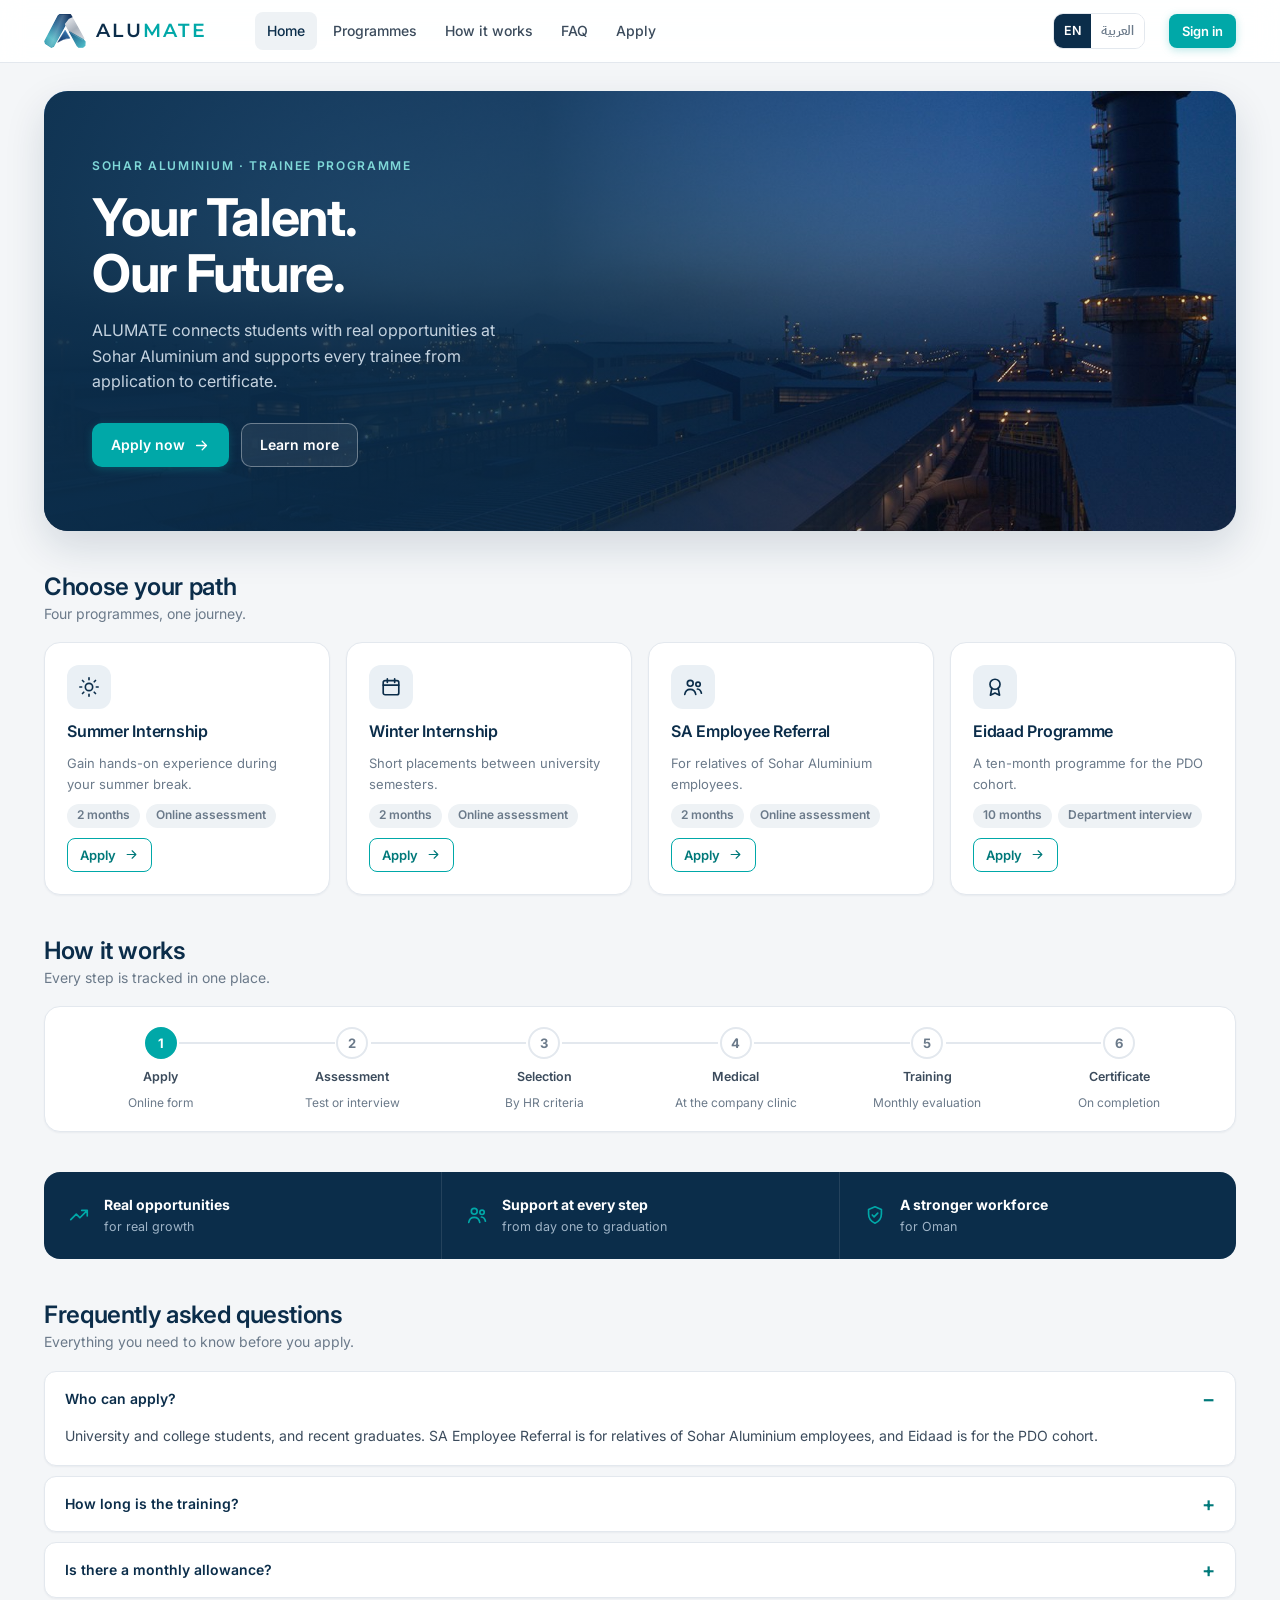
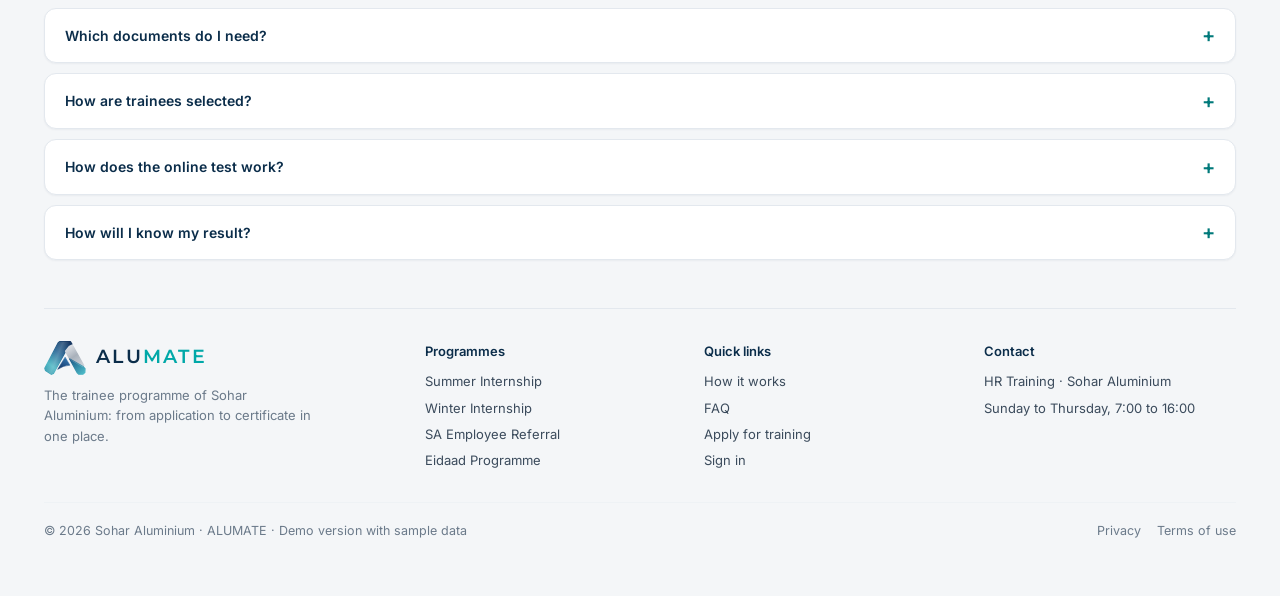
<file: index.html>
<!doctype html>
<html lang="en" dir="ltr">
<head>
<meta charset="utf-8">
<meta name="viewport" content="width=device-width, initial-scale=1, viewport-fit=cover">
<title>ALUMATE</title>
<link rel="icon" type="image/png" href="[data-uri]">
<link rel="preconnect" href="https://fonts.googleapis.com"><link rel="preconnect" href="https://fonts.gstatic.com" crossorigin>
<link href="https://fonts.googleapis.com/css2?family=Inter:wght@400;500;600;700;800&family=IBM+Plex+Sans+Arabic:wght@400;500;600;700&family=Montserrat:wght@600&display=swap" rel="stylesheet">
<style>
html,body{margin:0}img{max-width:100%}[hidden]{display:none!important}

/* ALUMATE design system — light corporate theme. Layout: public pages = top nav + hero; portals = navy sidebar + top bar + light-grey canvas. */
:root{
  --navy:#0B2D4A; --navy-2:#123B5F; --navy-3:#0F3555; --navy-50:#EAF0F5;
  --teal:#00A8A8; --teal-ink:#00797A; --teal-50:#E6F6F6; --teal-100:#C9ECEC;
  --silver:#C0C6CE; --grey:#F4F6F8; --white:#FFFFFF;
  --ink:#0F1E2E; --ink-2:#3B4B5C; --muted:#6B7A8A; --line:#E3E8EE; --line-2:#EEF2F5;
  --success:#10B981; --success-ink:#047857; --success-50:#E8F8F1;
  --warning:#F59E0B; --warning-ink:#B45309; --warning-50:#FEF5E6;
  --danger:#EF4444; --danger-ink:#B91C1C; --danger-50:#FDECEC;
  --info:#3B82F6; --info-ink:#1D4ED8; --info-50:#EBF2FE;
  --f:'Inter',system-ui,-apple-system,'Segoe UI',Roboto,Arial,sans-serif;
  --f-ar:'IBM Plex Sans Arabic','Inter',system-ui,sans-serif;
  --f-brand:'Montserrat','Inter',system-ui,sans-serif;
  --r-sm:8px; --r:12px; --r-lg:16px; --r-xl:24px;
  --sh-xs:0 1px 2px rgba(11,45,74,.05);
  --sh-sm:0 1px 2px rgba(11,45,74,.04),0 2px 8px rgba(11,45,74,.05);
  --sh-md:0 4px 16px rgba(11,45,74,.08);
  --sh-lg:0 16px 40px rgba(11,45,74,.14);
  --h:44px;
  color-scheme:light;
}
*{box-sizing:border-box}
html{-webkit-text-size-adjust:100%}
body{background:var(--grey);color:var(--ink);font:14px/1.55 var(--f);-webkit-font-smoothing:antialiased}
html[lang=ar] body{font-family:var(--f-ar)}
h1,h2,h3,h4,p{margin:0}
h1,h2,h3{text-wrap:balance;letter-spacing:-.015em;color:var(--navy)}
.h1{font-size:32px;line-height:40px;font-weight:700}
.h2{font-size:24px;line-height:32px;font-weight:600}
.h3{font-size:20px;line-height:28px;font-weight:600}
.h4{font-size:16px;line-height:24px;font-weight:600;color:var(--navy)}
.small{font-size:13px}.cap{font-size:12px;line-height:16px;color:var(--muted)}
.muted{color:var(--muted)}
.num,.tab{font-variant-numeric:tabular-nums}
.mono{font-family:ui-monospace,'SF Mono',Menlo,Consolas,monospace;font-size:.92em}
button{font:inherit;color:inherit;cursor:pointer}
a{color:var(--teal-ink)}
:focus-visible{outline:2px solid var(--teal);outline-offset:2px}
.sr{position:absolute;width:1px;height:1px;overflow:hidden;clip:rect(0 0 0 0)}
.row{display:flex;align-items:center;gap:12px;flex-wrap:wrap}
.col{display:flex;flex-direction:column;gap:16px}
.sp{flex:1}
.g{display:grid;gap:16px}
.g2{grid-template-columns:repeat(auto-fit,minmax(min(100%,320px),1fr))}
.g3{grid-template-columns:repeat(auto-fit,minmax(min(100%,260px),1fr))}
.g4{grid-template-columns:repeat(auto-fit,minmax(min(100%,200px),1fr))}
.g>*,.split>*,.ev-wrap>*,.qa>*,.paths>*{min-width:0}
.split{display:grid;grid-template-columns:minmax(0,1fr) 340px;gap:16px;align-items:start}
@media (max-width:1100px){.split{grid-template-columns:1fr}}

/* Buttons */
.btn{display:inline-flex;align-items:center;justify-content:center;gap:8px;height:var(--h);padding:0 18px;border-radius:10px;border:1px solid transparent;font-weight:600;font-size:14px;white-space:nowrap;transition:background .15s,border-color .15s,box-shadow .15s,transform .15s}
.btn svg{width:17px;height:17px;flex:none}
.btn-p{background:var(--teal);color:#fff;box-shadow:0 2px 8px rgba(0,168,168,.28)}
.btn-p:hover{background:#00999A}
.btn-n{background:var(--navy);color:#fff}.btn-n:hover{background:var(--navy-2)}
.btn-s{background:#fff;color:var(--navy);border-color:var(--line)}.btn-s:hover{border-color:var(--navy)}
.btn-o{background:transparent;color:var(--teal-ink);border-color:var(--teal)}.btn-o:hover{background:var(--teal-50)}
.btn-g{background:transparent;color:var(--ink-2)}.btn-g:hover{background:var(--line-2)}
.btn-d{background:#fff;color:var(--danger-ink);border-color:#F3C4C4}.btn-d:hover{background:var(--danger-50)}
.btn-sm{height:34px;padding:0 12px;font-size:13px;border-radius:8px}
.btn-sm svg{width:15px;height:15px}
.btn-w{width:100%}
.btn[disabled]{opacity:.45;cursor:not-allowed;box-shadow:none}
.icon-btn{width:40px;height:40px;border-radius:10px;border:1px solid var(--line);background:#fff;display:grid;place-items:center;color:var(--ink-2);position:relative}
.icon-btn svg{width:18px;height:18px}
.icon-btn .dot{position:absolute;top:8px;inset-inline-end:9px;width:8px;height:8px;border-radius:50%;background:var(--danger);border:2px solid #fff}

/* Form controls */
.field{display:flex;flex-direction:column;gap:6px;min-width:0}
.field>label,.lbl{font-size:13px;font-weight:600;color:var(--ink-2)}
.field .hint{font-size:12px;color:var(--muted)}
.inp,select.inp,textarea.inp{height:var(--h);width:100%;border:1px solid var(--line);border-radius:10px;background:#fff;padding:0 14px;font:inherit;font-size:14px;color:var(--ink);transition:border-color .15s,box-shadow .15s}
textarea.inp{height:auto;min-height:96px;padding:12px 14px;resize:vertical;line-height:1.5}
.inp:focus{outline:none;border-color:var(--teal);box-shadow:0 0 0 3px rgba(0,168,168,.15)}
.inp::placeholder{color:#9AA7B4}
.inp.err{border-color:var(--danger)}
.inp-ic{position:relative}
.inp-ic>svg{position:absolute;inset-inline-start:13px;top:50%;transform:translateY(-50%);width:17px;height:17px;color:#93A1AF;pointer-events:none}
.inp-ic .inp{padding-inline-start:40px}
.form-grid{display:grid;grid-template-columns:repeat(auto-fit,minmax(min(100%,240px),1fr));gap:16px}
.seg{display:inline-flex;background:var(--line-2);border-radius:10px;padding:3px;gap:2px;flex-wrap:wrap}
.seg button{border:0;background:transparent;height:34px;padding:0 14px;border-radius:8px;font-size:13px;font-weight:600;color:var(--muted)}
.seg button.on{background:#fff;color:var(--navy);box-shadow:var(--sh-xs)}
.msg-err{display:flex;gap:8px;align-items:flex-start;color:var(--danger-ink);background:var(--danger-50);border-radius:10px;padding:10px 12px;font-size:13px;font-weight:500}
.msg-err svg{width:16px;flex:none;margin-top:2px}
.chk{display:flex;gap:10px;align-items:flex-start;font-size:14px;cursor:pointer}
.chk input{width:18px;height:18px;accent-color:var(--teal-ink);margin-top:2px;flex:none}

/* Cards, pills, tables */
.card{background:#fff;border:1px solid var(--line);border-radius:var(--r-lg);box-shadow:var(--sh-xs)}
.cp{padding:20px}
.ch{display:flex;align-items:center;justify-content:space-between;gap:12px;flex-wrap:wrap;margin-bottom:16px}
.ch h3{font-size:16px;line-height:24px;font-weight:600}
.ch .cap{margin-top:2px}
.link{background:none;border:0;padding:0;color:var(--teal-ink);font-weight:600;font-size:13px;display:inline-flex;align-items:center;gap:4px}
.link svg{width:14px}
.pill{display:inline-flex;align-items:center;gap:6px;height:24px;padding:0 10px;border-radius:999px;font-size:12px;font-weight:600;white-space:nowrap}
.pill i{width:6px;height:6px;border-radius:50%;background:currentColor;display:inline-block}
.p-ok{background:var(--success-50);color:var(--success-ink)}
.p-warn{background:var(--warning-50);color:var(--warning-ink)}
.p-bad{background:var(--danger-50);color:var(--danger-ink)}
.p-info{background:var(--info-50);color:var(--info-ink)}
.p-teal{background:var(--teal-50);color:var(--teal-ink)}
.p-navy{background:var(--navy-50);color:var(--navy)}
.p-neu{background:var(--line-2);color:var(--muted)}
.tw{overflow-x:auto;border:1px solid var(--line);border-radius:var(--r);background:#fff}
table{width:100%;border-collapse:collapse;font-size:13.5px}
th{text-align:start;font-size:12px;font-weight:600;color:var(--muted);background:#F8FAFC;padding:12px 16px;border-bottom:1px solid var(--line);white-space:nowrap}
td{padding:12px 16px;border-bottom:1px solid var(--line-2);vertical-align:middle}
tr:last-child td{border-bottom:0}
tr.clk{cursor:pointer}tr.clk:hover td{background:#F8FAFC}
td.c,th.c{text-align:center}td.e,th.e{text-align:end}
.who{display:flex;align-items:center;gap:10px;min-width:0}
.who b{display:block;font-weight:600;color:var(--ink)}
.who small{display:block;font-size:12px;color:var(--muted)}
.av{width:36px;height:36px;border-radius:50%;background:var(--navy-50);color:var(--navy);display:grid;place-items:center;font-weight:700;font-size:13px;flex:none}
.av.lg{width:56px;height:56px;font-size:18px}
.av.t{background:var(--teal);color:#fff}
.empty{padding:40px 20px;text-align:center;color:var(--muted)}
.empty svg{width:36px;height:36px;color:var(--silver);margin-bottom:8px}
.empty b{display:block;color:var(--ink-2);font-size:15px;margin-bottom:4px}

/* KPI */
.kpi{padding:18px 20px;display:flex;flex-direction:column;gap:10px;text-align:start;width:100%}
button.kpi{border:1px solid var(--line);cursor:pointer;transition:box-shadow .15s,transform .15s}
button.kpi:hover{box-shadow:var(--sh-md);transform:translateY(-1px)}
.kpi-h{display:flex;align-items:center;gap:10px;font-size:13px;color:var(--muted);font-weight:500}
.kpi-i{width:36px;height:36px;border-radius:10px;display:grid;place-items:center;flex:none}
.kpi-i svg{width:18px;height:18px}
.kpi b{font-size:28px;line-height:34px;font-weight:700;color:var(--navy);font-variant-numeric:tabular-nums}
.kpi .tr{font-size:12px;color:var(--muted)}.kpi .tr em{font-style:normal;font-weight:600;color:var(--success-ink)}
.ic-navy{background:var(--navy-50);color:var(--navy)}.ic-teal{background:var(--teal-50);color:var(--teal-ink)}
.ic-ok{background:var(--success-50);color:var(--success-ink)}.ic-warn{background:var(--warning-50);color:var(--warning-ink)}
.ic-info{background:var(--info-50);color:var(--info-ink)}.ic-bad{background:var(--danger-50);color:var(--danger-ink)}

/* Brand */
.wm{font-family:var(--f-brand);font-weight:600;letter-spacing:.12em;line-height:1;display:inline-flex;direction:ltr}
.wm b{color:var(--navy);font-weight:600}.wm i{font-style:normal;color:var(--teal)}
.wm.inv b{color:#fff}
.brand{display:flex;align-items:center;gap:10px;background:none;border:0;padding:0;direction:ltr}
.brand svg{height:34px;width:auto}
.brand .wm{font-size:19px}
.brand-st{display:flex;flex-direction:column;align-items:center;gap:12px}
.brand-st svg{width:92px;height:auto}
.brand-st .wm{font-size:28px}
.brand-st small{font-size:11px;letter-spacing:.2em;text-transform:uppercase;color:#9FB4C7}

/* Public top nav */
.pub{min-height:100%}
.nav{position:sticky;top:env(safe-area-inset-top,0px);z-index:30;background:rgba(255,255,255,.92);backdrop-filter:saturate(180%) blur(12px);-webkit-backdrop-filter:saturate(180%) blur(12px);border-bottom:1px solid var(--line)}
.nav-in{max-width:1240px;margin:0 auto;padding:12px 24px;display:flex;align-items:center;gap:24px}
.nav-l{display:flex;gap:4px;margin-inline-start:24px}
.nav-l button{background:none;border:0;padding:8px 12px;border-radius:8px;font-weight:500;color:var(--ink-2);font-size:14px}
.nav-l button:hover,.nav-l button.on{color:var(--navy);background:var(--line-2)}
.lang{display:inline-flex;align-items:center;border:1px solid var(--line);border-radius:10px;overflow:hidden;height:36px}
.lang button{border:0;background:#fff;height:100%;padding:0 10px;font-size:12.5px;font-weight:600;color:var(--muted)}
.lang button.on{background:var(--navy);color:#fff}
.lang button:last-child{font-family:var(--f-ar)}
@media (max-width:860px){.nav-l{display:none}.nav-in{padding:10px 16px;gap:10px}}
/* small phones: keep the language switch and Sign in whole */
.nav-in .lang,.nav-in>.btn{flex:none}
@media (max-width:420px){.nav-in .brand .wm{display:none}}
.wrap{max-width:1240px;margin:0 auto;padding-inline:24px;padding-block:28px 56px}
@media (max-width:600px){.wrap{padding-inline:16px}}

/* Home */
.hero{position:relative;border-radius:var(--r-xl);overflow:hidden;min-height:440px;display:flex;align-items:center;box-shadow:var(--sh-lg);isolation:isolate}
.hero-art{position:absolute;inset:0;z-index:-2}
.hero-art svg,.hero-art img{width:100%;height:100%;display:block}
.hero-art img{object-fit:cover;object-position:center}
.hero::before{content:"";position:absolute;inset:0;z-index:-1;background:linear-gradient(90deg,rgba(11,45,74,.94) 0%,rgba(11,45,74,.78) 42%,rgba(11,45,74,.12) 78%)}
html[dir=rtl] .hero::before{background:linear-gradient(270deg,rgba(11,45,74,.94) 0%,rgba(11,45,74,.78) 42%,rgba(11,45,74,.12) 78%)}
.hero-c{padding:56px 48px;max-width:560px;color:#fff}
.hero-c .eb{font-size:12px;font-weight:600;letter-spacing:.14em;text-transform:uppercase;color:#7FD8D8}
.hero-c h1{color:#fff;font-size:clamp(34px,5vw,52px);line-height:1.08;font-weight:700;margin:14px 0 16px;letter-spacing:-.025em}
.hero-c p{color:#C5D3E0;font-size:16px;line-height:1.6;max-width:44ch}
.hero-c .row{margin-top:28px}
.btn-glass{background:rgba(255,255,255,.08);color:#fff;border-color:rgba(255,255,255,.35)}.btn-glass:hover{background:rgba(255,255,255,.16)}
@media (max-width:700px){.hero{min-height:0}.hero-c{padding:36px 24px}.hero::before{background:linear-gradient(180deg,rgba(11,45,74,.7),rgba(11,45,74,.95))}}
.sec-t{display:flex;align-items:flex-end;justify-content:space-between;gap:12px;margin:40px 0 18px;flex-wrap:wrap}
.paths{display:grid;grid-template-columns:repeat(4,minmax(0,1fr));gap:16px}
@media (max-width:1000px){.paths{grid-template-columns:repeat(2,minmax(0,1fr))}}
@media (max-width:540px){.paths{grid-template-columns:1fr}}
.path{padding:22px;display:flex;flex-direction:column;gap:10px;text-align:start;transition:box-shadow .2s,transform .2s,border-color .2s}
.path:hover{box-shadow:var(--sh-md);transform:translateY(-2px);border-color:var(--teal-100)}
.path .pi{width:44px;height:44px;border-radius:12px;background:var(--navy-50);color:var(--navy);display:grid;place-items:center}
.path .pi svg{width:22px;height:22px}
.path h3{font-size:16px;line-height:24px;font-weight:600}
.path p{font-size:13px;color:var(--muted);min-height:40px}
.path .meta{display:flex;gap:6px;flex-wrap:wrap}
.path .btn{margin-top:auto;align-self:flex-start}
.band{margin-top:40px;background:var(--navy);border-radius:var(--r-lg);color:#fff;display:grid;grid-template-columns:repeat(3,minmax(0,1fr));overflow:hidden}
.band div{display:flex;gap:14px;align-items:center;padding:22px 24px}
.band div+div{border-inline-start:1px solid rgba(255,255,255,.1)}
.band svg{width:22px;height:22px;color:var(--teal);flex:none}
.band b{display:block;font-size:14px}.band span{font-size:12.5px;color:#9FB4C7}
@media (max-width:800px){.band{grid-template-columns:1fr}.band div+div{border-inline-start:0;border-top:1px solid rgba(255,255,255,.1)}}
.foot{margin-top:40px;padding-top:20px;border-top:1px solid var(--line);display:flex;justify-content:space-between;gap:12px;flex-wrap:wrap;font-size:12.5px;color:var(--muted)}

/* Sign-in */
.auth{display:grid;grid-template-columns:minmax(0,1.05fr) minmax(0,1fr);min-height:calc(100vh - 61px);background:#fff}
@media (max-width:900px){.auth{grid-template-columns:1fr}.auth-v{min-height:300px}}
.auth-v{position:relative;overflow:hidden;color:#fff;display:flex;flex-direction:column;justify-content:space-between;padding:40px;isolation:isolate}
.auth-v .hero-art{z-index:-2}
.auth-v::before{content:"";position:absolute;inset:0;z-index:-1;background:linear-gradient(180deg,rgba(11,45,74,.82),rgba(11,45,74,.55) 45%,rgba(11,45,74,.94))}
.auth-v h2{color:#fff;font-size:30px;line-height:38px;font-weight:700;max-width:16ch;margin-top:28px}
.auth-v p{color:#C5D3E0;max-width:42ch;margin-top:10px}
.feat{display:grid;grid-template-columns:repeat(2,minmax(0,1fr));gap:10px;margin-top:24px;max-width:460px}
.feat span{display:flex;gap:10px;align-items:center;font-size:12.5px;background:rgba(255,255,255,.08);border:1px solid rgba(255,255,255,.14);border-radius:10px;padding:10px 12px;backdrop-filter:blur(6px)}
.feat svg{width:16px;height:16px;color:#7FD8D8;flex:none}
.stats{display:flex;gap:28px;flex-wrap:wrap}
.stats div{padding-inline-end:28px;border-inline-end:1px solid rgba(255,255,255,.18)}
.stats div:last-child{border:0}
.stats b{display:block;font-size:20px;font-weight:700}.stats span{font-size:12px;color:#9FB4C7}
.auth-f{display:flex;align-items:center;justify-content:center;padding:40px 24px;background:var(--grey)}
.auth-box{width:100%;max-width:400px}
.auth-box h1{font-size:26px;line-height:34px;font-weight:700}
.auth-box>p{color:var(--muted);margin-top:4px}
.tabs-u{display:flex;gap:4px;border-bottom:1px solid var(--line);margin:24px 0 20px}
.tabs-u button{background:none;border:0;border-bottom:2px solid transparent;padding:10px 14px;font-weight:600;color:var(--muted);font-size:14px;margin-bottom:-1px}
.tabs-u button.on{color:var(--navy);border-bottom-color:var(--teal)}
.auth-box form{display:flex;flex-direction:column;gap:16px}
.or{display:flex;align-items:center;gap:12px;color:var(--muted);font-size:12px}.or::before,.or::after{content:"";flex:1;height:1px;background:var(--line)}
.demo{margin-top:24px;border:1px dashed #C9D3DD;border-radius:12px;padding:12px;background:#fff}
.demo p{font-size:11px;font-weight:700;letter-spacing:.08em;text-transform:uppercase;color:var(--muted);margin-bottom:8px}
.demo button{display:flex;width:100%;justify-content:space-between;gap:10px;background:none;border:0;padding:7px 8px;border-radius:8px;font-size:13px;text-align:start}
.demo button:hover{background:var(--line-2)}.demo button span{color:var(--muted);font-size:12px}
.otp{letter-spacing:.6em;text-align:center;font-size:20px;font-weight:600}
.code-pv{display:flex;gap:12px;align-items:center;background:#fff;border:1px solid var(--line);border-radius:12px;padding:12px 14px;font-size:13px}
.code-pv svg{width:20px;color:var(--teal-ink);flex:none}
.code-pv b{letter-spacing:.2em}

/* Portal shell */
.app{display:grid;grid-template-columns:248px minmax(0,1fr);min-height:100vh}
.side{background:var(--navy);color:#C8D5E2;display:flex;flex-direction:column;position:sticky;top:0;height:100vh;padding:20px 14px;overflow-y:auto}
.side .brand{padding:4px 8px 22px}
.side .brand small{display:block;font-size:10px;letter-spacing:.14em;text-transform:uppercase;color:#7E97AD;margin-top:4px;font-family:var(--f)}
.snav{display:flex;flex-direction:column;gap:2px}
.snav button{display:flex;align-items:center;gap:12px;background:none;border:0;padding:0 12px;height:42px;border-radius:10px;font-weight:500;font-size:14px;color:#B9C8D6;text-align:start;width:100%}
.snav button svg{width:18px;height:18px;flex:none;opacity:.9}
.snav button:hover{background:rgba(255,255,255,.06);color:#fff}
.snav button.on{background:rgba(0,168,168,.16);color:#fff;box-shadow:inset 3px 0 0 var(--teal)}
html[dir=rtl] .snav button.on{box-shadow:inset -3px 0 0 var(--teal)}
.snav button.on svg{color:var(--teal)}
.snav .cnt{margin-inline-start:auto;font-size:11px;font-weight:700;background:rgba(255,255,255,.12);color:#fff;border-radius:999px;padding:1px 8px}
.side-b{margin-top:auto;padding-top:16px;border-top:1px solid rgba(255,255,255,.08)}
.side-b:empty{display:none}
.main{min-width:0;display:flex;flex-direction:column}
.topb{position:sticky;top:0;z-index:20;height:68px;background:rgba(255,255,255,.94);backdrop-filter:blur(10px);-webkit-backdrop-filter:blur(10px);border-bottom:1px solid var(--line);display:flex;align-items:center;gap:12px;padding:0 24px}
.topb .inp-ic{flex:1;max-width:380px}
.topb .inp{height:40px;background:var(--grey);border-color:transparent}
.me{display:flex;align-items:center;gap:10px;padding:4px 6px;border-radius:12px;background:none;border:0;text-align:start}
.me b{display:block;font-size:13px;color:var(--ink)}.me small{display:block;font-size:11.5px;color:var(--muted)}
.content{padding:28px;max-width:1360px;width:100%}
.ph{display:flex;align-items:flex-end;justify-content:space-between;gap:16px;flex-wrap:wrap;margin-bottom:24px}
.ph h1{font-size:26px;line-height:34px;font-weight:700}
.ph p{color:var(--muted);margin-top:2px}
.menu-btn{display:none}
@media (max-width:960px){
  .app{grid-template-columns:1fr}
  .side{position:fixed;inset-block:0;inset-inline-start:0;width:264px;z-index:60;transform:translateX(-100%);transition:transform .25s;box-shadow:var(--sh-lg)}
  html[dir=rtl] .side{transform:translateX(100%)}
  .side.open,html[dir=rtl] .side.open{transform:none}
  .menu-btn{display:grid}
  .topb{padding:0 16px}.content{padding:20px 16px}
  .me div{display:none}
}
@media (max-width:600px){.topb .inp-ic{display:none}.out-btn span{display:none}.out-btn{padding:0 10px}}
.scrim{position:fixed;inset:0;background:rgba(11,45,74,.4);z-index:55}
.tabs{display:flex;gap:4px;border-bottom:1px solid var(--line);margin-bottom:20px;overflow-x:auto}
.tabs button{background:none;border:0;border-bottom:2px solid transparent;padding:10px 14px;font-weight:600;color:var(--muted);white-space:nowrap;font-size:14px;margin-bottom:-1px}
.tabs button.on{color:var(--navy);border-bottom-color:var(--teal)}

/* Quick actions */
.qa{display:grid;grid-template-columns:repeat(4,minmax(0,1fr));gap:12px}
@media (max-width:900px){.qa{grid-template-columns:repeat(2,minmax(0,1fr))}}
.qa button{display:flex;align-items:center;gap:12px;background:#fff;border:1px solid var(--line);border-radius:var(--r);padding:14px 16px;font-weight:600;font-size:13.5px;color:var(--ink);text-align:start;transition:box-shadow .15s,border-color .15s}
.qa button:hover{border-color:var(--teal-100);box-shadow:var(--sh-sm)}
.qa .kpi-i{width:38px;height:38px}

/* Charts */
.donut{position:relative;display:grid;place-items:center}
.donut svg{display:block}
.donut .dv{position:absolute;text-align:center}
.donut .dv b{display:block;font-size:26px;font-weight:700;color:var(--navy);line-height:1.1}
.donut .dv span{direction:ltr;unicode-bidi:isolate;font-size:12px;color:var(--muted)}
.lgd{display:flex;gap:16px;flex-wrap:wrap;font-size:12.5px;color:var(--muted)}
.lgd span{display:inline-flex;gap:6px;align-items:center}.lgd i{width:10px;height:10px;border-radius:3px;display:inline-block}
.hb{display:grid;grid-template-columns:minmax(80px,160px) 1fr 36px;gap:12px;align-items:center;font-size:13px;padding:5px 0}
.hb .l{overflow:hidden;text-overflow:ellipsis;white-space:nowrap}
.hb .t{height:8px;background:var(--line-2);border-radius:4px;overflow:hidden}
.hb .t i{display:block;height:100%;border-radius:4px;background:var(--navy)}
.hb.tl .t i{background:var(--teal)}
.hb b{text-align:end;font-variant-numeric:tabular-nums}
.vb{display:flex;align-items:flex-end;gap:10px;height:160px;padding-top:20px;border-bottom:1px solid var(--line)}
.vb div{flex:1;display:flex;flex-direction:column;align-items:center;justify-content:flex-end;gap:6px;height:100%;min-width:0}
.vb i{display:block;width:100%;max-width:30px;border-radius:6px 6px 0 0;background:linear-gradient(180deg,var(--teal),#33BABA)}
.vb b{font-size:12px;color:var(--navy);font-variant-numeric:tabular-nums}
.vbl{display:flex;gap:10px;margin-top:8px}.vbl span{flex:1;text-align:center;font-size:11.5px;color:var(--muted)}
.lc svg{width:100%;height:auto;display:block}
.bar{height:8px;background:var(--line-2);border-radius:4px;overflow:hidden}.bar i{display:block;height:100%;background:var(--teal);border-radius:4px}

/* Alerts list */
.al{display:flex;gap:14px;align-items:center;padding:14px 20px;border-top:1px solid var(--line-2)}
.al .kpi-i{width:34px;height:34px}
.al .tx{flex:1;min-width:0}.al b{display:block;font-weight:600;font-size:13.5px}.al small{color:var(--muted);font-size:12.5px}

/* Filters */
.flt{display:flex;gap:10px;flex-wrap:wrap;align-items:flex-end;margin-bottom:16px}
.flt .field{min-width:150px}
.flt .grow{flex:1;min-width:220px}
.flt .inp{height:40px}

/* Journey stepper */
.jr{display:grid;grid-template-columns:repeat(6,minmax(0,1fr));position:relative}
.jr div{display:flex;flex-direction:column;align-items:center;gap:8px;text-align:center;position:relative;font-size:12.5px;color:var(--muted);padding:0 4px}
.jr div::before{content:"";position:absolute;top:15px;inset-inline-start:calc(-50% + 18px);width:calc(100% - 36px);height:2px;background:var(--line)}
.jr div:first-child::before{display:none}
.jr div.dn::before,.jr div.cu::before{background:var(--teal)}
.jr i{width:32px;height:32px;border-radius:50%;display:grid;place-items:center;background:#fff;border:2px solid var(--line);color:var(--muted);font-style:normal;font-weight:700;font-size:13px;position:relative;z-index:1}
.jr i svg{width:15px}
.jr .dn i{background:var(--teal);border-color:var(--teal);color:#fff}
.jr .cu i{border-color:var(--teal);color:var(--teal-ink);box-shadow:0 0 0 5px var(--teal-50)}
.jr .cu b{color:var(--navy)}
.jr b{font-weight:600;color:var(--ink-2)}
@media (max-width:700px){.jr{grid-template-columns:repeat(3,minmax(0,1fr));row-gap:20px}.jr div:nth-child(4)::before{display:none}}
.cl{display:flex;flex-direction:column}
.cl>div{display:flex;align-items:center;gap:14px;padding:14px 0;border-bottom:1px solid var(--line-2)}
.cl>div:last-child{border-bottom:0}
.cl .ci{width:28px;height:28px;border-radius:50%;display:grid;place-items:center;flex:none}
.cl .ci svg{width:14px}
.ci.ok{background:var(--success-50);color:var(--success-ink)}.ci.pe{background:var(--warning-50);color:var(--warning-ink)}.ci.na{background:var(--line-2);color:var(--muted)}
.cl .tx{flex:1;min-width:0}.cl b{display:block;font-weight:600;font-size:14px}.cl small{color:var(--muted);font-size:12.5px}

/* Stepper (forms) */
.stp{display:flex;align-items:center;gap:8px;overflow-x:auto;padding-bottom:4px}
.stp button{display:flex;align-items:center;gap:10px;background:none;border:0;padding:6px 4px;font-size:13.5px;font-weight:600;color:var(--muted);white-space:nowrap}
.stp button i{width:30px;height:30px;border-radius:50%;display:grid;place-items:center;border:2px solid var(--line);font-style:normal;font-size:13px;background:#fff;flex:none}
.stp button i svg{width:14px}
.stp button.on{color:var(--navy)}.stp button.on i{border-color:var(--navy);background:var(--navy);color:#fff}
.stp button.dn{color:var(--ink-2)}.stp button.dn i{border-color:var(--teal);background:var(--teal);color:#fff}
.stp .ln{flex:1;min-width:20px;height:2px;background:var(--line)}
.stp .ln.dn{background:var(--teal)}

/* Evaluation form */
.ev-wrap{display:grid;grid-template-columns:minmax(0,1fr) 300px;gap:20px;align-items:start}
@media (max-width:1100px){.ev-wrap{grid-template-columns:1fr}}
.ev-side{position:sticky;top:92px;display:flex;flex-direction:column;gap:16px}
@media (max-width:1100px){.ev-side{position:static}}
.det{display:grid;grid-template-columns:repeat(auto-fit,minmax(min(100%,190px),1fr));gap:18px 24px}
.det span{display:block;font-size:12px;color:var(--muted);margin-bottom:2px}
.det b{font-weight:600;color:var(--ink)}
.area{border:1px solid var(--line);border-radius:var(--r);overflow:hidden;background:#fff}
.area+.area{margin-top:14px}
.area-h{display:flex;align-items:center;justify-content:space-between;gap:10px;padding:12px 16px;background:#F8FAFC;border-bottom:1px solid var(--line)}
.area-h b{color:var(--navy);font-size:14px}
.crit{padding:14px 16px;border-top:1px solid var(--line-2)}
.crit:first-of-type{border-top:0}
.crit-r{display:flex;align-items:center;gap:16px;flex-wrap:wrap}
.crit-r .nm{flex:1;min-width:200px;font-weight:500}
.rate{display:inline-flex;gap:6px}
.rate button{width:44px;height:40px;border-radius:10px;border:1px solid var(--line);background:#fff;font-weight:700;font-size:14px;color:var(--ink-2);transition:all .12s}
.rate button:hover{border-color:var(--teal)}
.rate button.on{background:var(--navy);border-color:var(--navy);color:#fff;box-shadow:0 2px 6px rgba(11,45,74,.25)}
.rate button.on[data-v="4"]{background:var(--teal);border-color:var(--teal)}
.rate-lbl{font-size:12px;color:var(--muted);min-width:150px}
.rate-lbl.on{color:var(--navy);font-weight:600}
.crit .cmt{margin-top:10px}
.crit .cmt .inp{height:38px;font-size:13px}
.scale-k{display:grid;grid-template-columns:repeat(4,minmax(0,1fr));gap:8px;margin-bottom:16px}
.scale-k div{background:#fff;border:1px solid var(--line);border-radius:10px;padding:10px 12px;display:flex;gap:10px;align-items:center;font-size:12.5px}
.scale-k b{width:26px;height:26px;border-radius:8px;background:var(--navy);color:#fff;display:grid;place-items:center;flex:none;font-size:13px}
.scale-k div:first-child b{background:var(--teal)}
@media (max-width:700px){.scale-k{grid-template-columns:repeat(2,minmax(0,1fr))}}
.calc{display:grid;grid-template-columns:repeat(auto-fit,minmax(min(100%,170px),1fr));gap:12px}
.calc div{border:1px solid var(--line);border-radius:12px;padding:14px 16px;background:#fff}
.calc span{display:block;font-size:12px;color:var(--muted)}
.calc b{display:block;font-size:24px;font-weight:700;color:var(--navy);font-variant-numeric:tabular-nums;margin:2px 0}
.calc small{font-size:12px;color:var(--muted)}
.calc .ok{background:var(--success-50);border-color:#BDE9D6}.calc .ok b{color:var(--success-ink)}
.calc .wa{background:var(--warning-50);border-color:#F6DDB2}.calc .wa b{color:var(--warning-ink)}
.thr{position:relative;height:10px;border-radius:5px;background:var(--line-2);margin:28px 0 8px}
.thr i{position:absolute;inset-block:0;inset-inline-start:0;border-radius:5px;background:var(--teal)}
.thr em{position:absolute;top:-24px;font-style:normal;font-size:11px;font-weight:700;color:var(--navy);transform:translateX(-50%)}
html[dir=rtl] .thr em{transform:translateX(50%)}
.thr u{position:absolute;top:-6px;bottom:-6px;width:2px;background:var(--navy)}
.ro{border:1px dashed #C9D3DD;border-radius:10px;padding:12px 14px;font-size:13px;color:var(--muted);background:#FAFBFC;min-height:96px}
.opts{display:flex;flex-wrap:wrap;gap:8px}
.opts button{height:40px;border:1px solid var(--line);background:#fff;border-radius:10px;padding:0 14px;font-size:13.5px;font-weight:600;color:var(--ink-2)}
.opts button.on{border-color:var(--teal);background:var(--teal-50);color:var(--teal-ink)}
.sigl{display:flex;flex-direction:column}
.sigl>div{display:flex;align-items:center;gap:14px;padding:14px 0;border-bottom:1px solid var(--line-2)}
.sigl>div:last-child{border-bottom:0}
.sigl .tx{flex:1}.sigl b{display:block;font-weight:600}.sigl small{color:var(--muted);font-size:12.5px}
.sbar{position:sticky;bottom:0;z-index:15;margin-top:20px;background:rgba(255,255,255,.96);backdrop-filter:blur(10px);-webkit-backdrop-filter:blur(10px);border:1px solid var(--line);border-radius:var(--r-lg);box-shadow:0 -4px 24px rgba(11,45,74,.08);padding:12px 16px;padding-bottom:calc(12px + env(safe-area-inset-bottom,0px));display:flex;align-items:center;gap:12px;flex-wrap:wrap}
.sbar .st{display:flex;gap:18px;flex-wrap:wrap;font-size:13px;color:var(--muted)}
.sbar .st b{color:var(--navy)}
.saved{display:inline-flex;align-items:center;gap:6px;font-size:12.5px;color:var(--success-ink)}
.saved svg{width:14px}
.ix{display:inline-grid;place-items:center;min-width:38px;height:26px;padding:0 6px;border-radius:7px;font-size:12px;font-weight:700;font-variant-numeric:tabular-nums}
.i-good{background:var(--success-50);color:var(--success-ink)}.i-mid{background:var(--warning-50);color:var(--warning-ink)}.i-low{background:var(--danger-50);color:var(--danger-ink)}
.i-due{border:1.5px dashed var(--warning);color:var(--warning-ink);font-size:11px}.i-now{background:var(--teal-50);color:var(--teal-ink);font-size:11px}.i-fut{background:var(--line-2)}
.ack{border:1px solid var(--teal-100);background:var(--teal-50);border-radius:var(--r);padding:16px}

/* Drawer & modal */
.drawer{position:fixed;inset-block:0;inset-inline-end:0;width:min(560px,100%);background:var(--grey);z-index:61;overflow-y:auto;box-shadow:var(--sh-lg)}
.dr-h{position:sticky;top:0;z-index:2;background:#fff;border-bottom:1px solid var(--line);padding:18px 20px;padding-top:calc(18px + env(safe-area-inset-top,0px));display:flex;gap:14px;align-items:center}
.dr-h h3{font-size:18px}.dr-h small{color:var(--muted)}
.dr-b{padding:20px;display:flex;flex-direction:column;gap:16px}
.kv{display:grid;grid-template-columns:150px 1fr;font-size:13.5px}
.kv dt{color:var(--muted);padding:9px 0;border-bottom:1px solid var(--line-2)}
.kv dd{margin:0;padding:9px 0;border-bottom:1px solid var(--line-2);font-weight:500;min-width:0}
.log>div{display:grid;grid-template-columns:96px 1fr;gap:12px;font-size:13px;padding:8px 0;border-bottom:1px dashed var(--line)}
.log>div:last-child{border:0}.log span{color:var(--muted)}
.modal{position:fixed;inset:0;z-index:66;display:grid;place-items:center;padding:16px}
.mb{background:#fff;border-radius:var(--r-lg);width:100%;max-width:480px;max-height:90vh;overflow:auto;box-shadow:var(--sh-lg)}
.mb-h{padding:20px 20px 0;display:flex;gap:12px;align-items:flex-start}
.mb-h h3{font-size:18px}
.mb-c{padding:16px 20px;display:flex;flex-direction:column;gap:12px}
.mb-f{padding:16px 20px;border-top:1px solid var(--line);display:flex;justify-content:flex-end;gap:10px;flex-wrap:wrap}
.bub{background:var(--line-2);border-radius:16px 16px 16px 4px;padding:12px 14px;font-size:13.5px}
.bub[dir=rtl]{font-family:var(--f-ar);border-radius:16px 16px 4px 16px}
.toast{position:fixed;inset-inline-start:50%;bottom:calc(24px + env(safe-area-inset-bottom,0px));transform:translateX(-50%);background:var(--navy);color:#fff;padding:12px 18px;border-radius:12px;font-weight:600;font-size:13.5px;z-index:90;box-shadow:var(--sh-lg);display:flex;gap:10px;align-items:center;max-width:calc(100% - 32px)}
html[dir=rtl] .toast{transform:translateX(50%)}
.toast svg{width:18px;color:var(--teal)}

/* Capacity & cohort */
.capc{padding:18px;display:flex;flex-direction:column;gap:12px}
.cap-n{display:grid;grid-template-columns:repeat(3,1fr);text-align:center;gap:6px}
.cap-n b{display:block;font-size:20px;font-weight:700;color:var(--navy);font-variant-numeric:tabular-nums}
.cap-n span{font-size:11px;color:var(--muted)}
.seats{display:flex;gap:4px;flex-wrap:wrap}.seats i{width:14px;height:14px;border-radius:4px;background:var(--navy)}.seats i.f{background:#fff;border:1.5px solid var(--teal)}
.mxe th.c{line-height:1.2}.mxe th small{display:block;font-weight:500;font-size:10.5px}.mxe td.c{padding:10px 4px}
.prof dl{display:grid;grid-template-columns:100px 1fr;gap:6px 12px;margin:14px 0;font-size:13px}
.prof dt{color:var(--muted)}.prof dd{margin:0;min-width:0}
.rule{display:grid;grid-template-columns:minmax(0,1fr) minmax(0,1.5fr);gap:20px;align-items:center}
@media (max-width:800px){.rule{grid-template-columns:1fr}}
.tiers{display:grid;grid-template-columns:repeat(4,minmax(0,1fr));gap:8px}
.tiers div{border:1px solid var(--line);border-radius:10px;padding:10px 6px;text-align:center}
.tiers .top{border-color:#BDE9D6;background:var(--success-50)}
.tiers b{display:block;font-size:18px;color:var(--navy)}.tiers span{font-size:11px;color:var(--muted)}
@media (max-width:520px){.tiers{grid-template-columns:repeat(2,minmax(0,1fr))}}
.lk{display:flex;gap:8px}.lk .inp{height:40px;font-size:13px}

/* Report (A4) */
.rep{position:fixed;inset:0;z-index:80;background:#E7EBEF;overflow:auto}
.rep-bar{position:sticky;top:0;z-index:2;display:flex;gap:10px;align-items:center;flex-wrap:wrap;background:#fff;border-bottom:1px solid var(--line);padding:12px 20px;padding-top:calc(12px + env(safe-area-inset-top,0px))}
.a4{width:min(210mm,calc(100% - 32px));margin:24px auto 48px;background:#fff;color:var(--ink);padding:15mm 15mm 12mm;box-shadow:var(--sh-lg);font-size:11.5px;line-height:1.5;direction:ltr;text-align:left;font-family:var(--f)}
.a4 h1,.a4 h2{color:var(--navy)}
.rh{display:flex;justify-content:space-between;align-items:center;gap:12px;padding-bottom:12px;border-bottom:3px solid var(--navy)}
.rh .brand svg{height:34px}.rh .brand .wm{font-size:16px}
.rh-r{text-align:right;font-size:10.5px;color:var(--muted)}
.rtl{padding:16px 0 4px}.rtl h1{font-size:22px;margin:4px 0}.rtl p{color:var(--muted)}.rtl b{color:var(--ink)}
.rtl .eb{font-size:10px;font-weight:700;letter-spacing:.14em;text-transform:uppercase;color:var(--teal-ink)}
.rs{margin-top:14px}.rs h2{font-size:10.5px;letter-spacing:.12em;text-transform:uppercase;color:var(--teal-ink);padding-bottom:5px;margin-bottom:6px;border-bottom:1px solid var(--line)}
.rs2{display:grid;grid-template-columns:1fr 1fr;gap:20px}
@media (max-width:640px){.rs2{grid-template-columns:1fr}.a4{padding:20px 16px}}
.rkv{width:100%;font-size:11.5px}.rkv th{background:none;border:0;padding:3px 10px 3px 0;color:var(--muted);font-weight:500;font-size:11.5px;width:40%;white-space:normal}.rkv td{border:0;padding:3px 0;font-weight:500}
.rk{display:grid;grid-template-columns:repeat(4,1fr);gap:8px}
.rk div{border:1px solid var(--line);border-radius:8px;padding:9px 10px;background:#F8FAFC}
.rk b{display:block;font-size:18px;color:var(--navy);font-variant-numeric:tabular-nums}.rk span{font-size:10px;color:var(--muted)}
.rt{width:100%;font-size:10.5px}.rt th{background:var(--navy);color:#fff;font-size:10px;padding:6px 8px;border:0}.rt td{padding:5px 8px;font-variant-numeric:tabular-nums}
.rt tr.tot td{background:#F4F6F8;font-weight:700}
.rb{display:grid;grid-template-columns:1fr 100px 34px;gap:8px;align-items:center;padding:3px 0}.rb i{height:7px;border-radius:4px;background:var(--line-2);overflow:hidden}.rb em{display:block;height:100%;background:var(--teal)}.rb b{text-align:right}
.rf{margin-bottom:6px}.rf b{display:block;color:var(--navy);font-size:10.5px}
.ru{margin:0;padding-left:16px}.ru li{padding:1px 0}.ru span{color:var(--muted);margin-left:6px;font-size:10px}
.rsg{display:grid;grid-template-columns:1fr 1fr;gap:32px;margin-top:28px}.rsg div{border-top:1px solid #8E98A4;padding-top:6px;font-size:10.5px;color:var(--muted)}.rsg b{display:block;color:var(--ink);font-size:11.5px}
.rc{margin-top:16px;font-size:9.5px;color:var(--muted);text-align:center}

/* Certificate */
.cert{border:2px solid var(--navy);outline:1px solid var(--silver);outline-offset:-10px;border-radius:6px;padding:32px 24px;text-align:center;background:#fff}
.cert h3{font-size:24px;margin:12px 0 4px}.cert .nm{font-size:22px;font-weight:700;color:var(--teal-ink);margin:10px 0}
.cert .sg{display:flex;justify-content:space-around;gap:12px;margin-top:24px;font-size:12px;color:var(--muted)}.cert .sg div{border-top:1px solid var(--silver);padding-top:6px;min-width:120px}

@media (prefers-reduced-motion:no-preference){
  .drawer{animation:dr .22s ease-out}.mb{animation:pop .18s ease-out}.content>*{animation:fade .25s ease-out}
  @keyframes dr{from{transform:translateX(24px);opacity:.6}}@keyframes pop{from{transform:scale(.97);opacity:.6}}@keyframes fade{from{opacity:.4;transform:translateY(4px)}}
}
@media print{
  @page{size:A4;margin:0}
  body *{visibility:hidden}
  .a4,.a4 *{visibility:visible}
  .rep{position:static;background:#fff;overflow:visible}
  .a4{position:absolute;left:0;top:0;width:210mm;margin:0;box-shadow:none}
  .a4 *{-webkit-print-color-adjust:exact;print-color-adjust:exact}
}

/* Home: FAQ */
.faq{display:flex;flex-direction:column;gap:10px}
.faq details{background:#fff;border:1px solid var(--line);border-radius:var(--r);box-shadow:var(--sh-xs)}
.faq summary{cursor:pointer;list-style:none;display:flex;align-items:center;gap:12px;padding:16px 20px;font-weight:600;color:var(--navy)}
.faq summary::-webkit-details-marker{display:none}
.faq summary::after{content:"+";margin-inline-start:auto;font-size:20px;line-height:1;color:var(--teal-ink)}
.faq details[open] summary::after{content:"−"}
.faq details p{padding:0 20px 18px;color:var(--ink-2)}
/* Site footer */
.ft{margin-top:48px;padding-top:32px;border-top:1px solid var(--line);display:grid;grid-template-columns:minmax(0,1.4fr) repeat(3,minmax(0,1fr));gap:28px}
.ft h4{font-size:13px;font-weight:600;color:var(--navy);margin-bottom:10px}
.ft p{font-size:13px;color:var(--muted);margin-top:10px;max-width:34ch}
.ft ul{list-style:none;margin:0;padding:0;display:flex;flex-direction:column;gap:6px}
.ft li{font-size:13px;color:var(--ink-2)}
.ft li button,.ft li a{background:none;border:0;padding:0;font-size:13px;color:var(--ink-2);text-decoration:none;text-align:start}
.ft li button:hover,.ft li a:hover{color:var(--teal-ink)}
.ft-b{grid-column:1/-1;display:flex;justify-content:space-between;gap:12px;flex-wrap:wrap;padding-top:18px;margin-top:4px;border-top:1px solid var(--line-2);font-size:12.5px;color:var(--muted)}
.ft-b nav{display:flex;gap:16px}
.ft-b button{background:none;border:0;padding:0;font-size:12.5px;color:var(--muted)}.ft-b button:hover{color:var(--teal-ink)}
@media (max-width:860px){.ft{grid-template-columns:repeat(2,minmax(0,1fr))}.ft>div:first-child{grid-column:1/-1}}
/* Notifications panel */
.ntf-w{position:relative}
.ntf{position:absolute;top:calc(100% + 8px);inset-inline-end:0;width:min(360px,calc(100vw - 32px));background:#fff;border:1px solid var(--line);border-radius:var(--r-lg);box-shadow:var(--sh-lg);z-index:40;overflow:hidden}
.ntf-h{display:flex;align-items:center;justify-content:space-between;padding:14px 16px;border-bottom:1px solid var(--line)}
.ntf-h b{color:var(--navy)}
.ntf button.al{width:100%;background:#fff;border:0;border-top:1px solid var(--line-2);text-align:start;padding:12px 16px}
.ntf button.al:first-of-type{border-top:0}
.ntf button.al:hover{background:#F8FAFC}
.ntf .empty{padding:28px 16px}
@media (max-width:600px){.ntf{position:fixed;top:72px;inset-inline:16px;width:auto}}
/* "Your path": the steps of this role, on the first page of each portal */
.rf{padding:16px 20px;margin-bottom:16px}
.rf-h{display:flex;align-items:baseline;gap:10px;flex-wrap:wrap;margin-bottom:12px}
.rf-h b{color:var(--navy);font-size:14px}.rf-h span{font-size:12.5px;color:var(--muted)}
.rf ol{list-style:none;margin:0;padding:0;display:flex;align-items:center;flex-wrap:wrap;gap:8px 6px}
.rf li{display:flex;align-items:center;gap:6px}
@media (max-width:600px){.rf ol{flex-direction:column;align-items:stretch}.rf li{width:100%}.rf .ar{display:none}}
.rf .st{display:flex;align-items:center;gap:10px;border:1px solid var(--line);background:#fff;border-radius:12px;padding:10px 12px;font-size:13px;font-weight:600;color:var(--ink-2);width:100%;text-align:start}
.rf button.st{cursor:pointer}.rf button.st:hover{border-color:var(--teal)}
.rf .st i{width:24px;height:24px;border-radius:50%;background:var(--line-2);color:var(--muted);display:grid;place-items:center;font:700 12px var(--f);font-style:normal;flex:none}
.rf .st i svg{width:13px}
.rf .st.dn i{background:var(--teal);color:#fff}
.rf .st.cu{border-color:var(--navy);color:var(--navy);box-shadow:0 0 0 3px var(--navy-50)}.rf .st.cu i{background:var(--navy);color:#fff}
.rf .st em{font-style:normal;margin-inline-start:auto;background:var(--warning-50);color:var(--warning-ink);border-radius:999px;font-size:11px;font-weight:700;padding:0 7px}
.rf .ar{color:var(--silver);font-size:16px;flex:none}
/* Concept guide ("What do these mean?") under each portal page title */
.gd{margin-bottom:16px}
.gd summary{cursor:pointer;list-style:none;display:flex;align-items:center;gap:10px;padding:12px 16px;color:var(--navy);font-size:13.5px}
.gd summary::-webkit-details-marker{display:none}
.gd summary svg{width:18px;height:18px;color:var(--teal-ink);flex:none}
.gd summary::after{content:"+";margin-inline-start:auto;font-size:18px;line-height:1;color:var(--teal-ink)}
.gd[open] summary::after{content:"−"}
.gd dl{margin:0;padding:4px 16px 16px;display:grid;grid-template-columns:repeat(auto-fit,minmax(min(100%,320px),1fr));gap:12px 28px;border-top:1px solid var(--line-2);padding-top:14px}
.gd dl>div{display:flex;gap:10px;align-items:flex-start;font-size:13px;line-height:1.5}
.gd dt{flex:none;min-width:30px;display:flex;justify-content:center}
.gd dd{margin:0;color:var(--ink-2)}.gd dd b{color:var(--navy);font-weight:600}
.gd .ci{width:24px;height:24px}.gd .ci svg{width:13px}.gd .ix{min-width:34px;height:24px}
/* Applicants: where everyone is */
.stg-s{display:flex;gap:8px;overflow-x:auto;padding-bottom:4px;margin-bottom:16px}
.stg-s button{flex:none;min-width:104px;border:1px solid var(--line);background:#fff;border-radius:12px;padding:10px 12px;text-align:start;box-shadow:var(--sh-xs)}
.stg-s button.on{border-color:var(--teal);box-shadow:0 0 0 3px var(--teal-50)}
.stg-s small{display:block;font-size:11px;color:var(--muted)}
.stg-s b{display:block;font-size:20px;line-height:26px;color:var(--navy);font-variant-numeric:tabular-nums}
.stg-s span{font-size:12px;color:var(--ink-2);font-weight:600}
</style>
</head>
<body>
<div id="app"></div>
<div id="layer"></div>
<div id="toast" class="toast" role="status" hidden></div>
<script>
function markSVG(cls){return `<svg class="${cls||''}" viewBox="-6 -2 386 312" role="img" aria-label="ALUMATE"><defs>
<linearGradient id="amL" gradientUnits="userSpaceOnUse" x1="245" y1="0" x2="20" y2="295"><stop offset="0" stop-color="#14305A"/><stop offset=".42" stop-color="#2A6896"/><stop offset=".78" stop-color="#4FB7C4"/><stop offset="1" stop-color="#3A9DB2"/></linearGradient>
<linearGradient id="amLh" gradientUnits="userSpaceOnUse" x1="40" y1="170" x2="150" y2="215"><stop offset="0" stop-color="#fff" stop-opacity="0"/><stop offset=".5" stop-color="#fff" stop-opacity=".18"/><stop offset="1" stop-color="#fff" stop-opacity="0"/></linearGradient>
<linearGradient id="amS" gradientUnits="userSpaceOnUse" x1="215" y1="40" x2="345" y2="225"><stop offset="0" stop-color="#E1E4E9"/><stop offset=".5" stop-color="#A9B1BB"/><stop offset="1" stop-color="#CDD2D9"/></linearGradient>
<linearGradient id="amT" gradientUnits="userSpaceOnUse" x1="245" y1="170" x2="360" y2="300"><stop offset="0" stop-color="#1D5F8A"/><stop offset="1" stop-color="#4DBBC8"/></linearGradient>
<linearGradient id="amR" gradientUnits="userSpaceOnUse" x1="200" y1="150" x2="140" y2="255"><stop offset="0" stop-color="#3478B2"/><stop offset="1" stop-color="#14376A"/></linearGradient></defs>
<g stroke-linejoin="round" stroke-width="12">
<path d="M125 14 140 4H236L250 26 190 96 80 296 62 303 8 268 2 248Z" fill="url(#amL)" stroke="url(#amL)"/>
<path d="M125 14 140 4H236L250 26 190 96 80 296 62 303 8 268 2 248Z" fill="url(#amLh)" stroke="none"/>
<path d="M192 92 228 46 252 36 262 48 358 222 355 236 230 163Z" fill="url(#amS)" stroke="url(#amS)"/>
<path d="M230 163 355 236 370 252 368 288 352 302H312L300 290Z" fill="url(#amT)" stroke="url(#amT)"/>
<path d="M188 146 232 220Q170 222 120 258Z" fill="url(#amR)" stroke="url(#amR)" stroke-width="5"/></g>
<path d="M232 166 352 236" stroke="#fff" stroke-opacity=".75" stroke-width="2.4" fill="none"/></svg>`}

/* ============ Seeded sample data ============ */
function rng(a){return function(){a|=0;a=a+0x6D2B79F5|0;let t=Math.imul(a^a>>>15,1|a);t=t+Math.imul(t^t>>>7,61|t)^t;return((t^t>>>14)>>>0)/4294967296}}
const R=rng(20261013);
const pick=a=>a[Math.floor(R()*a.length)];
const ri=(a,b)=>a+Math.floor(R()*(b-a+1));
const D=(y,m,d)=>new Date(y,m-1,d);
const TODAY=D(2026,10,24);
const addDays=(d,n)=>new Date(d.getFullYear(),d.getMonth(),d.getDate()+n);
const MON=['Jan','Feb','Mar','Apr','May','Jun','Jul','Aug','Sep','Oct','Nov','Dec'];
const fmt=d=>d?`${String(d.getDate()).padStart(2,'0')} ${MON[d.getMonth()]} ${d.getFullYear()}`:'—';
const mlabel=d=>`${MON[d.getMonth()]} ${d.getFullYear()}`;
const esc=s=>String(s??'').replace(/[&<>"]/g,c=>({'&':'&amp;','<':'&lt;','>':'&gt;','"':'&quot;'}[c]));
const initials=n=>n.split(' ').filter(w=>w&&w!=='Al').slice(0,2).map(w=>w[0]).join('');
const mask=c=>'••••'+String(c).slice(-4);
const clamp=(v,a,b)=>Math.max(a,Math.min(b,v));

const DEPTS=[
 {n:'Carbon',m:['Chemical Engineering','Mechanical Engineering'],s:[['Khalid Al Balushi','E-20417'],['Huda Al Hinai','E-21883']]},
 {n:'Reduction',m:['Chemical Engineering','Electrical Engineering'],s:[['Saif Al Maamari','E-19325'],['Amal Al Saadi','E-22140']]},
 {n:'Central Maintenance',m:['Mechanical Engineering','Electrical Engineering'],s:[['Hamed Al Shidi','E-18702'],['Yousuf Al Kalbani','E-20566']]},
 {n:'Casthouse',m:['Mechanical Engineering','Industrial Engineering'],s:[['Nasser Al Harthy','E-19911'],['Muna Al Jabri','E-23007']]},
 {n:'Port',m:['Logistics Management','Marine Engineering'],s:[['Talal Al Mukhaini','E-21290'],['Salim Al Riyami','E-18844']]},
 {n:'Power Plant',m:['Electrical Engineering','Mechanical Engineering'],s:[['Majid Al Farsi','E-17630'],['Aisha Al Hosni','E-22518']]},
 {n:'IT',m:['Computer Science','Information Technology'],s:[['Omar Al Wahaibi','E-20981'],['Noor Al Ghafri','E-23315']]},
 {n:'HR',m:['Human Resource Management','Business Administration'],s:[['Maryam Al Rawahi','E-19054'],['Badr Al Badi','E-21772']]},
 {n:'EHS',m:['Occupational Health & Safety','Environmental Science'],s:[['Hilal Al Shukaili','E-18490'],['Zainab Al Mandhari','E-22861']]},
 {n:'Communications',m:['Mass Communication','Marketing'],s:[['Shaikha Al Muqbali','E-21436'],['Faisal Al Amri','E-20179']]},
 {n:'PI / Business Improvement',m:['Industrial Engineering','Business Administration'],s:[['Sultan Al Mazrouei','E-19768'],['Rahma Al Kindi','E-22694']]},
 {n:'Supply Chain',m:['Supply Chain Management','Logistics Management'],s:[['Ali Al Hashmi','E-20333'],['Laila Al Busaidi','E-23120']]}
];
const deptOf=n=>DEPTS.find(d=>d.n===n);
const OPS=['Carbon','Reduction','Central Maintenance','Casthouse','Port','Power Plant','EHS'];
const ALL_MAJORS=[...new Set(DEPTS.flatMap(d=>d.m))];
const UNIS=['Sultan Qaboos University','Sohar University','UTAS – Sohar','UTAS – Muscat','National University of S&T','GUtech','University of Nizwa','Dhofar University','Majan University College','A\'Sharqiyah University'];
const FM=['Ahmed','Mohammed','Khalid','Said','Salim','Hamed','Yousuf','Ali','Nasser','Faisal','Hamood','Saif','Talal','Majid','Omar','Hilal','Badr','Sultan','Azzan','Rashid'];
const FF=['Fatma','Aisha','Maryam','Shaikha','Noor','Huda','Asma','Zainab','Rahma','Amal','Muna','Badriya','Laila','Sara','Thuraya','Hajer','Iman','Ruqaya'];
const FATHER=['Said','Salim','Hamed','Abdullah','Rashid','Saif','Khamis','Juma','Ali','Mohammed','Nasser','Sulaiman'];
const FAM=['Al Balushi','Al Hinai','Al Maamari','Al Shidi','Al Amri','Al Kalbani','Al Saadi','Al Harthy','Al Mukhaini','Al Jabri','Al Riyami','Al Farsi','Al Mazrouei','Al Hosni','Al Wahaibi','Al Ghafri','Al Badi','Al Shukaili','Al Mandhari','Al Muqbali','Al Ajmi','Al Naabi'];
const AREAS=[['Attitude and conduct',['Punctuality and attendance','Safety compliance (PPE, site rules)','Professional behaviour and teamwork']],
 ['Learning and growth',['Progress on learning plan objectives','Curiosity and initiative','Response to feedback']],
 ['Quality of work',['Accuracy and attention to detail','Ownership and reliability','Completing tasks on time']],
 ['Final output',['Clarity and structure','Value to the department','Presentation and communication']]];
const COMP=AREAS.flatMap(a=>a[1]);
const SCALE={4:['Exceeds expectations','Consistently goes beyond what is expected for a trainee'],3:['Meets expectations','Fully meets what is expected for a trainee'],2:['Partly meets expectations','Meets some expectations; needs further development'],1:['Does not meet expectations','Significant gaps; needs close support']};
const COMPLETION=['Completed successfully','Completed with development points','Not completed'];
const RECS=['Highly recommended','Recommended','Not recommended at this stage'];
const STRENGTHS=['Quick to learn the area procedures and asks good questions','Reliable and well prepared for every shift','Strong attention to safety rules on site','Clear, well-organised reports','Works well with the section team','Takes initiative on small improvement ideas'];
const DEVELOP=['Build confidence when presenting to the team','Plan tasks ahead to meet deadlines consistently','Improve technical report writing','Ask for help earlier when stuck','Deepen knowledge of the process equipment','Be more proactive in team meetings'];
const MENTOR_FB=['Settled in well and follows guidance closely.','Good progress this month; keep building independence.','Engaged and curious, shows real interest in the work.','Needs more practice but is improving steadily.'];
const tierOf=abs=>abs<=3?0:abs<=6?1:abs<=10?2:3;
const fmtAvg=v=>v==null?'—':v.toFixed(2);
/* Eidaad allowance: attendance and performance are each scored out of 100.
   Both 70 or more: full allowance. One of them below 70: 80%. One of them below 50: nothing.
   idx keeps the lower of the two scores, which is what decides the allowance. */
const ALLOW=[{min:70,p:100},{min:50,p:80},{min:0,p:0}];
const TIERS=ALLOW.map(t=>({p:t.p}));
const PERF=avg=>avg/4*100;
function allowCalc(sched,attended,excused,avg){const att=Math.min(100,(attended+(excused||0))/sched*100);const perf=PERF(avg);const idx=Math.min(att,perf);const ti=ALLOW.findIndex(t=>idx>=t.min);return {att,perf,idx,ti,p:ALLOW[ti].p}}
const n100=v=>v==null?'—':Math.round(v);
const STIPEND={Summer:120,Winter:120,Referral:120,Eidaad:250};
/* Summer, Winter and Referral get a fixed amount every month; only Eidaad follows the commitment index */
const FIXED=r=>false; /* every programme follows the attendance and performance rule (kept as a switch) */
const payOf=(r,e)=>FIXED(r)?STIPEND[r.track]:STIPEND[r.track]*TIERS[e.att].p/100;
const TRACK={
 Summer:{name:'Summer Internship',code:'SUM',test:true,len:'2 months',color:'#00A8A8'},
 Winter:{name:'Winter Internship',code:'WIN',test:true,len:'2 months',color:'#2F6690'},
 Referral:{name:'SA Employee Referral',code:'REF',test:true,len:'2 months',color:'#8A6BB8'},
 Eidaad:{name:'Eidaad Programme',code:'EID',test:false,len:'10 months',color:'#0B2D4A'}
};
const STAGES=['Applied','Under Review','Assessment','Interview','Selected','Medical','Pre-Training','Training','Completed'];
const PIPE=['Applied','Under Review','Assessment','Interview','Selected','Medical'];
const PRE=[['medical','Medical Check-up'],['siti','Safety Induction'],['agreement','Agreement Signature'],['docs','Required Documents'],['card','Access / ID Card'],['email','Company Email'],['bank','Bank Details'],['ppe','PPE Issued'],['laptop','Laptop Issued']];
const POST=[['ppe','Hand Over PPE'],['card','Access Card Hand Over'],['laptop','Return Laptop'],['feedback','Trainee Feedback'],['cert','Issue Certificate']];
const SESSIONS=[['Safety Induction','Every intake'],['Effective Communication',D(2026,6,24)],['Time Management',D(2026,7,15)],['Presentation Skills',D(2026,8,19)],['Problem Solving Basics',D(2026,9,23)],['Professional Email Writing',D(2026,10,21)],['Teamwork on Site',D(2026,11,4)],['Effective Communication',D(2026,11,18)],['Time Management',D(2026,12,2)],['Presentation Skills',D(2027,1,13)],['Report Writing',D(2027,2,10)],['Leading Small Projects',D(2027,3,10)],['Workplace Safety Refresher',D(2027,4,14)],['Career Readiness',D(2027,5,12)],['Final Project Presentations',D(2027,6,16)]];
const OPS_PLAN=['Site orientation and safety walk-through','Shadow the shift engineer on area rounds','Assist with the equipment inspection checklist','Log one process reading per shift for a week','Prepare a short improvement proposal','Present the proposal to the section'];
const OFF_PLAN=['Department orientation and system access','Learn the main reports and workflows','Support a live project task','Draft a process map for one routine task','Prepare a mini-project','Present the mini-project to the team'];
const HRS=['Maryam Al Rawahi','Badr Al Badi'];

let TEST_DAYS=3;
let SEQ=100040;
const ALL=[];
let LOAD={}; DEPTS.forEach(d=>LOAD[d.n]=0);

function emailBase(name){const p=name.split(' ');return (p[0][0]+'.'+p.slice(2).join('').replace(/^Al/,'al')).toLowerCase()}
/* Oman: governorates and their wilayats */
const REGIONS={'Muscat':['Muscat','Muttrah','Bawshar','As Seeb','Al Amerat','Qurayyat'],'North Al Batinah':['Sohar','Shinas','Liwa','Saham','Al Khaburah','As Suwayq'],'South Al Batinah':['Ar Rustaq','Al Awabi','Nakhal','Wadi Al Maawil','Barka','Al Musanaah'],'Ad Dakhiliyah':['Nizwa','Bahla','Manah','Al Hamra','Adam','Izki','Samail','Bidbid'],'Ad Dhahirah':['Ibri','Yanqul','Dhank'],'Al Buraimi':['Al Buraimi','Mahdah','As Sunaynah'],'North Ash Sharqiyah':['Ibra','Al Mudhaybi','Bidiyah','Al Qabil','Wadi Bani Khalid','Dima Wa At Taiyyin'],'South Ash Sharqiyah':['Sur','Al Kamil Wal Wafi','Jaalan Bani Bu Hassan','Jaalan Bani Bu Ali','Masirah'],'Dhofar':['Salalah','Taqah','Mirbat','Thumrait'],'Musandam':['Khasab','Bukha','Dibba'],'Al Wusta':['Haima','Duqm']};
const GOVS=Object.keys(REGIONS);
const RG=rng(9071),RG_W=[['North Al Batinah',45],['South Al Batinah',15],['Muscat',12],['Ad Dhahirah',7],['Al Buraimi',6],['Ad Dakhiliyah',6],['North Ash Sharqiyah',3],['South Ash Sharqiyah',2],['Dhofar',2],['Musandam',1],['Al Wusta',1]];
function sampleRegion(){let x=RG()*100,g=RG_W[0][0];for(const [n,w] of RG_W){if(x<w){g=n;break}x-=w}const L=REGIONS[g];return [g,L[Math.floor(RG()*L.length)]]}
function mk(o){
  const g=R()<.45?'F':'M';
  const name=`${pick(g==='F'?FF:FM)} ${pick(FATHER)} ${pick(FAM)}`;
  const r={id:'SA-'+(SEQ++),name,g,civil:String(ri(10000000,39999999)),phone:'9'+ri(1000000,9999999),
    uni:pick(UNIS),major:o.major||pick(ALL_MAJORS),gpa:(2.5+R()*1.45).toFixed(2),graduated:false,gradYear:pick([2026,2027,2027,2028]),
    reqGrad:R()<.6,declaredBefore:R()<.15,histFound:false,track:o.track,intake:o.intake,stage:o.stage,dept:o.dept||null,sup:null,
    start:o.start||null,end:o.end||null,applied:o.applied,accepted:o.accepted||null,iq:null,pers:null,interview:null,ref:null,
    pre:{},evals:[],sessions:[],plan:[],post:{},log:[],bank:pick(['Bank Muscat','Bank Dhofar','National Bank of Oman','Sohar International','Bank Nizwa','Oman Arab Bank']),
    acct:String(ri(1000,9999)),ppeSize:null,medDate:null,medTime:null,medSms:false,medResult:null,feedback:null,reason:null};
  r.pemail=emailBase(name)+'@gmail.com';[r.gov,r.wil]=sampleRegion();
  if(o.graduate){r.graduated=true;r.gradYear=2025;r.reqGrad=false}
  if(o.track==='Referral'){const d=pick(DEPTS),s=pick(d.s);r.ref={empId:s[1].replace('E-','E-3'),empName:`${pick(FM)} ${pick(FATHER)} ${r.name.split(' ').slice(2).join(' ')}`,rel:pick(['Son / Daughter','Brother / Sister','Nephew / Niece'])}}
  ALL.push(r);return r;
}
function trainedBefore(r){return r.declaredBefore||r.histFound}
function priority(r){
  if(r.track==='Eidaad')return null;
  const a=r.reqGrad, b=!trainedBefore(r);
  return a&&b?'High':(a||b)?'Medium':'Standard';
}
function score(r){return r.iq==null?null:Math.round(r.iq*.6+r.pers*.4)}
function assign(r,ignoreCap){
  const soft=6;
  let opts=DEPTS.filter(d=>d.m.includes(r.major)&&(ignoreCap||LOAD[d.n]<soft));
  if(!opts.length)opts=DEPTS.filter(d=>ignoreCap||LOAD[d.n]<soft);
  opts.sort((a,b)=>LOAD[a.n]-LOAD[b.n]);
  const d=opts[0]; r.dept=d.n; if(!ignoreCap)LOAD[d.n]++;
  r.major=d.m.includes(r.major)?r.major:pick(d.m);
}
/* one supervisor per trainee: a trainee in training or starting soon gets a supervisor who has no other current trainee;
   if the department has none free, a new supervisor is added to it */
let SUPSEQ=16100;
const supBusy=(id,me)=>ALL.some(x=>x!==me&&x.sup&&x.sup.id===id&&(x.stage==='Training'||x.stage==='Pre-Training'));
function setSup(r){if(r.dept){const d=deptOf(r.dept);let s=(r.stage==='Training'||r.stage==='Pre-Training')?d.s.find(x=>!supBusy(x[1],r)):pick(d.s);
  if(!s){s=[`${pick(R()<.5?FF:FM)} ${pick(FATHER)} ${pick(FAM)}`,'E-'+(SUPSEQ++)];d.s.push(s)}
  r.sup={name:s[0],id:s[1]};r.mentor={name:`${pick(R()<.5?FF:FM)} ${pick(FATHER)} ${pick(FAM)}`,id:'E-'+ri(24000,27999)}}}
function setPre(r,p){
  const ops=OPS.includes(r.dept);
  PRE.forEach(([k])=>{
    if(k==='ppe'&&!ops){r.pre[k]='na';return}
    if(k==='laptop'&&ops){r.pre[k]='na';return}
    if(k==='medical'){r.pre[k]='done';return}
    r.pre[k]=R()<p?'done':'pending';
  });
  if(ops)r.ppeSize={coverall:pick(['M','L','XL']),shoes:ri(39,45)};
  r.cemail=emailBase(r.name)+'@trainee.sohar-alu.om';
}
function monthsOf(start,last){const out=[];let d=new Date(start.getFullYear(),start.getMonth(),1);while(d<=last){out.push(new Date(d));d=new Date(d.getFullYear(),d.getMonth()+1,1)}return out}
function mkEval(r,month,q,idx){
  const sc=COMP.map(()=>clamp(Math.round(q+.45+(R()-.4)*1.1+idx*.08),2,4));
  const sched=ri(20,22),abs=R()<.75?ri(0,2):R()<.8?ri(3,4):ri(5,7);const exc=abs>0&&R()<.4?Math.min(abs,ri(1,2)):0;
  const avg=sc.reduce((a,b)=>a+b,0)/sc.length;const c=allowCalc(sched,sched-abs,exc,avg);
  const isFinal=r.end&&mlabel(r.end)===mlabel(month);
  return {month:mlabel(month),type:isFinal?'Final evaluation':'Monthly review',sched,attended:sched-abs,excused:exc,idx:c.idx,attPct:c.att,att:c.ti,scores:sc,cmts:COMP.map(()=>''),avg,final:Math.round(avg/4*100),
    strengths:pick(STRENGTHS),develop:pick(DEVELOP),mentorFb:pick(MENTOR_FB),traineeCmt:R()<.4?'Thank you, I learned a lot this month.':'',
    completion:isFinal?(avg>=2.5?COMPLETION[0]:COMPLETION[1]):null,rec:isFinal?(avg>=3.3?RECS[0]:avg>=2.5?RECS[1]:RECS[2]):null,
    by:r.sup?r.sup.name:'',sign:{sup:true,mentor:true,trainee:true,hr:true}};
}
function fillEvals(r,uptoDate,q){
  const last=uptoDate<r.end?uptoDate:r.end;
  monthsOf(r.start,last).forEach((m,i)=>r.evals.push(mkEval(r,m,q,i)));
  const le=r.evals[r.evals.length-1];if(le&&r.stage==='Training'){le.sign.trainee=R()<.5;le.sign.hr=R()<.4;if(!le.sign.trainee)le.traineeCmt=''}
}
function setSessions(r){SESSIONS.forEach(([n,d],i)=>{if(i===0){r.sessions.push({n,d:r.start,done:r.start<=TODAY});return}
  if(d>=r.start&&d<=r.end)r.sessions.push({n,d,done:d<=TODAY&&R()<.88})})}
function setPlan(r){
  const base=OPS.includes(r.dept)?OPS_PLAN:OFF_PLAN;
  const prog=r.stage==='Completed'?1:r.stage==='Training'?clamp((TODAY-r.start)/(r.end-r.start),0,1):0;
  r.plan=base.map((t,i)=>({t,done:i<Math.round(prog*base.length)}));
}
function lg(r,d,who,what){r.log.push({d,who,what})}
function baseLog(r){
  lg(r,r.applied,'Applicant','Application submitted ('+TRACK[r.track].name+')');
  const si=STAGES.indexOf(r.stage);
  if(r.stage!=='Applied')lg(r,addDays(r.applied,3),pick(HRS),'Documents reviewed · moved to '+(TRACK[r.track].test?'Assessment':'Interview'));
  if(r.iq!=null)lg(r,addDays(r.applied,10),'System','Online IQ & personality assessment completed · score '+score(r));
  if(r.interview!=null)lg(r,addDays(r.applied,14),r.dept+' department','Interview completed · rating '+r.interview+'/100');
  if(r.accepted)lg(r,r.accepted,pick(HRS),'Selected and nominated to '+r.dept);
  if(si>=6||r.stage==='Completed')lg(r,addDays(r.accepted,6),'Medical Centre','Medical check-up · Fit');
  if(r.stage==='Training'||r.stage==='Completed')lg(r,r.start,'System','Training started · Supervisor '+r.sup.name);
  if(r.stage==='Completed')lg(r,r.end,'System','Training completed');
}

/* Eidaad 2026 — ten trainees, one per department, each from a different university */
const EID_DEPTS=['Carbon','Reduction','Central Maintenance','Casthouse','Port','Power Plant','IT','EHS','PI / Business Improvement','Supply Chain'];
const COLLEGE=m=>/Engineering/.test(m)?'College of Engineering':/Computer|Information/.test(m)?'College of Computing & IT':/Safety|Environmental/.test(m)?'College of Applied Sciences':'College of Business';
const PROJECTS={'Carbon':'Anode baking furnace temperature log analysis','Reduction':'Pot cell voltage monitoring dashboard','Central Maintenance':'Preventive maintenance checklist for overhead cranes','Casthouse':'Ingot surface defect tracking sheet','Port':'Vessel turnaround time study','Power Plant':'Cooling water pump efficiency review','IT':'Helpdesk ticket categorisation','EHS':'PPE compliance audit for the potlines','PI / Business Improvement':'5S implementation in the spare parts store','Supply Chain':'Slow-moving inventory analysis'};
const ENV={'Carbon':'Site · day shift · PPE required','Reduction':'Site · potlines · full PPE','Central Maintenance':'Workshop and site · PPE required','Casthouse':'Site · hot metal area · full PPE','Port':'Port facility · PPE required','Power Plant':'Site · control room and plant','IT':'Office · Admin building','EHS':'Office and site visits','PI / Business Improvement':'Office and site visits','Supply Chain':'Office and warehouse'};
const EID_UNIS=[...UNIS].sort(()=>R()-.5);
DEPTS.filter(d=>EID_DEPTS.includes(d.n)).forEach((d,k)=>{const r=mk({track:'Eidaad',intake:'Eidaad 2026',stage:'Training',major:pick(d.m),start:D(2026,9,1),end:D(2027,6,30),applied:D(2026,6,8),accepted:D(2026,7,12),graduate:true});
  r.dept=d.n;LOAD[d.n]++;r.uni=EID_UNIS[k];r.college=COLLEGE(r.major);r.project={t:PROJECTS[d.n],st:pick(['In progress','In progress','Planning'])};r.env=ENV[d.n];r.bdo='PDO-EID-26-'+String(k+1).padStart(2,'0');r.interview=ri(80,95);setSup(r);setPre(r,1);fillEvals(r,D(2026,8,31),ri(2,3));if(k%10<7){r.evals.push(mkEval(r,D(2026,9,1),3,3));const le=r.evals[r.evals.length-1];le.sign.trainee=false;le.sign.hr=false;le.traineeCmt=''}setSessions(r);setPlan(r)});
for(let i=0;i<7;i++){const d=deptOf(pick(EID_DEPTS));const r=mk({track:'Eidaad',intake:'Eidaad 2026',stage:'Not Selected',major:pick(d.m),applied:D(2026,6,9),graduate:true});r.dept=d.n;r.interview=ri(56,78);r.reason='Interview — another candidate selected'}
/* Summer 2026 — completed */
for(let i=0;i<38;i++){const r=mk({track:'Summer',intake:'Summer 2026',stage:'Completed',start:D(2026,6,14),end:D(2026,8,13),applied:D(2026,4,ri(1,25)),accepted:D(2026,5,ri(10,28))});
  assign(r,true);setSup(r);r.iq=ri(68,97);r.pers=ri(62,95);setPre(r,1);fillEvals(r,D(2026,8,31),ri(2,3));setSessions(r);setPlan(r);
  const back=R()>.09;r.post={ppe:OPS.includes(r.dept)?(back?'done':'pending'):'na',card:back?'done':'pending',laptop:OPS.includes(r.dept)?'na':'done',feedback:R()<.75?'done':'pending',cert:back?'done':'pending'};
  if(r.post.feedback==='done')r.feedback={rating:ri(3,5),text:''};}
for(let i=0;i<6;i++){const r=mk({track:'Referral',intake:'Referral 2026',stage:'Completed',start:D(2026,6,14),end:D(2026,8,13),applied:D(2026,4,ri(1,25)),accepted:D(2026,5,ri(10,28))});
  assign(r,true);setSup(r);r.iq=ri(66,94);r.pers=ri(60,92);setPre(r,1);fillEvals(r,D(2026,8,31),ri(2,3));setSessions(r);setPlan(r);
  r.post={ppe:OPS.includes(r.dept)?'done':'na',card:'done',laptop:OPS.includes(r.dept)?'na':'done',feedback:'done',cert:'done'};r.feedback={rating:ri(4,5),text:''};}
/* Referral 2026 — current */
for(let i=0;i<6;i++){const r=mk({track:'Referral',intake:'Referral 2026',stage:'Training',start:D(2026,9,13),end:D(2026,11,12),applied:D(2026,7,ri(1,20)),accepted:D(2026,8,ri(10,25))});
  assign(r);setSup(r);r.iq=ri(70,94);r.pers=ri(62,92);setPre(r,1);setSessions(r);setPlan(r);
  if(i<5){const e=mkEval(r,D(2026,9,1),3,0),c=allowCalc(13,13-Math.min(1,i%3),0,e.avg);Object.assign(e,{sched:13,attended:13-Math.min(1,i%3),excused:0,idx:c.idx,attPct:c.att,att:c.ti});e.sign.trainee=i<3;e.sign.hr=i<2;r.evals.push(e)}}
for(let i=0;i<4;i++){const r=mk({track:'Referral',intake:'Referral 2026',stage:'Pre-Training',start:D(2026,11,8),end:D(2027,1,7),applied:D(2026,8,ri(1,20)),accepted:D(2026,9,ri(15,28))});
  assign(r);setSup(r);r.iq=ri(70,94);r.pers=ri(62,92);setPre(r,.5)}
[['Medical',2],['Assessment',4],['Under Review',3],['Applied',3],['Not Selected',2]].forEach(([st,n])=>{for(let i=0;i<n;i++){const r=mk({track:'Referral',intake:'Referral 2026',stage:st,applied:D(2026,st==='Applied'?10:9,ri(1,11))});
  if(['Medical','Assessment','Not Selected'].includes(st)){r.iq=ri(st==='Not Selected'?48:64,st==='Not Selected'?62:95);r.pers=ri(55,92)}
  if(st==='Medical'){assign(r,true);r.accepted=D(2026,10,ri(2,8))}
  if(st==='Not Selected')r.reason='Assessment score below cut-off'}});
/* Winter 2026 */
for(let i=0;i<8;i++){const r=mk({track:'Winter',intake:'Winter 2026',stage:'Training',start:D(2026,10,4),end:D(2026,12,3),applied:D(2026,8,ri(1,25)),accepted:D(2026,9,ri(5,20))});
  assign(r);setSup(r);r.iq=ri(72,97);r.pers=ri(64,94);setPre(r,1);setSessions(r);setPlan(r)}
for(let i=0;i<16;i++){const st=i<6?D(2026,11,1):D(2026,11,15);const r=mk({track:'Winter',intake:'Winter 2026',stage:'Pre-Training',start:st,end:addDays(st,60),applied:D(2026,8,ri(5,30)),accepted:D(2026,i<6?9:10,i<6?ri(20,29):ri(1,8))});
  assign(r);setSup(r);r.iq=ri(70,96);r.pers=ri(62,94);setPre(r,i<6?.72:.4)}
const MED_DATES=[[D(2026,10,27),'08:30'],[D(2026,10,27),'09:15'],[D(2026,10,29),'08:30'],null,null];
for(let i=0;i<5;i++){const r=mk({track:'Winter',intake:'Winter 2026',stage:'Medical',applied:D(2026,9,ri(1,20)),accepted:D(2026,10,ri(4,9))});
  assign(r,true);r.iq=ri(70,95);r.pers=ri(62,94);if(MED_DATES[i]){r.medDate=MED_DATES[i][0];r.medTime=MED_DATES[i][1];r.medSms=i<2}}
for(let i=0;i<3;i++){const r=mk({track:'Winter',intake:'Winter 2026',stage:'Selected',applied:D(2026,9,ri(1,20)),accepted:D(2026,10,ri(9,12))});assign(r,true);r.iq=ri(74,95);r.pers=ri(62,94)}
for(let i=0;i<10;i++){const r=mk({track:'Winter',intake:'Winter 2026',stage:'Assessment',applied:D(2026,9,ri(10,30))});r.iq=ri(52,97);r.pers=ri(50,95)}
for(let i=0;i<7;i++){mk({track:'Winter',intake:'Winter 2026',stage:'Under Review',applied:D(2026,10,ri(4,15))})}
for(let i=0;i<9;i++){mk({track:'Winter',intake:'Winter 2026',stage:'Applied',applied:D(2026,10,ri(13,23))})}
for(let i=0;i<6;i++){const r=mk({track:'Winter',intake:'Winter 2026',stage:'Not Selected',applied:D(2026,9,ri(1,20))});r.iq=ri(40,60);r.pers=ri(45,70);r.reason='Assessment score below cut-off'}

/* Past interns (history) */
const PAST=[];
[[2022,26],[2023,31],[2024,37],[2025,43]].forEach(([y,n])=>{for(let i=0;i<n;i++){const g=R()<.45;const d=pick(DEPTS);const sc=Math.round((2.1+R()*1.85)*100)/100;
  PAST.push({year:y,name:`${pick(g?FF:FM)} ${pick(FATHER)} ${pick(FAM)}`,civil:String(ri(10000000,39999999)),uni:pick(UNIS),dept:d.n,track:pick(['Summer','Summer','Winter','Referral','Eidaad']),score:sc,rec:sc>=3.45&&R()<.7})}});
/* Link a few current applicants to history by Civil ID */
ALL.filter(r=>r.intake==='Winter 2026'&&['Applied','Under Review','Assessment'].includes(r.stage)).slice(0,4).forEach((r,i)=>{const p=PAST[ri(60,130)];r.civil=p.civil;r.histFound=true;r.declaredBefore=i%2===0});

/* Capacity: set after allocation, some departments full */
const EXTRA=[2,0,1,0,1,2,1,2,0,1,1,0];
DEPTS.forEach((d,i)=>{d.cap=Math.max(LOAD[d.n],2)+EXTRA[i];d.req=ri(1,3)});
/* online test: everyone at the Assessment stage has a link, an access code and a deadline (most finished, some waiting, a few late) */
{const TR=rng(5150),code=()=>Array.from({length:6},()=>'ABCDEFGHJKLMNPQRSTUVWXYZ23456789'[Math.floor(TR()*32)]).join('');
 ALL.filter(r=>r.stage==='Assessment').forEach((r,i)=>{r.testCode=code();if(i%4===1){r.iq=null;r.pers=null;r.testSent=addDays(TODAY,-1)}else if(i%6===3){r.iq=null;r.pers=null;r.testSent=addDays(TODAY,-6)}else r.testSent=addDays(r.applied,4);r.testDue=addDays(r.testSent,TEST_DAYS)})}
ALL.forEach(r=>{if(!r.log.length)baseLog(r)});


/* ============ Icons (1.8px stroke set) ============ */
const sv=(p,f)=>`<svg viewBox="0 0 24 24" fill="none" stroke="currentColor" stroke-width="1.8" stroke-linecap="round" stroke-linejoin="round" aria-hidden="true">${p}</svg>`;
const I={
 home:sv('<path d="M3 10.5 12 3l9 7.5V20a1 1 0 0 1-1 1h-5v-6H9v6H4a1 1 0 0 1-1-1z"/>'),
 users:sv('<circle cx="9" cy="8" r="3.2"/><path d="M3 20c.6-3.4 3-5.4 6-5.4s5.4 2 6 5.4"/><circle cx="17.5" cy="9" r="2.4"/><path d="M16.8 14.2c2.4.3 3.9 2 4.4 4.6"/>'),
 user:sv('<circle cx="12" cy="8" r="3.8"/><path d="M4.5 21c.8-4 3.8-6.4 7.5-6.4s6.7 2.4 7.5 6.4"/>'),
 file:sv('<path d="M14 3H7a2 2 0 0 0-2 2v14a2 2 0 0 0 2 2h10a2 2 0 0 0 2-2V8z"/><path d="M14 3v5h5M9 13h6M9 17h4"/>'),
 clip:sv('<rect x="5" y="4" width="14" height="17" rx="2"/><path d="M9 4V3h6v1M9 11h6M9 15h4"/>'),
 med:sv('<path d="M9 3h6v6h6v6h-6v6H9v-6H3V9h6z"/>'),
 badge:sv('<rect x="4" y="3" width="16" height="18" rx="2.5"/><circle cx="12" cy="10" r="2.8"/><path d="M8 17c.7-1.9 2.2-3 4-3s3.3 1.1 4 3"/>'),
 cap:sv('<path d="M2.5 9.5 12 5l9.5 4.5L12 14z"/><path d="M6.5 11.5V16c1.6 1.5 3.4 2.2 5.5 2.2s3.9-.7 5.5-2.2v-4.5M21.5 9.5v5"/>'),
 star:sv('<path d="m12 3.5 2.6 5.4 5.9.8-4.3 4.1 1 5.8L12 16.9l-5.2 2.7 1-5.8-4.3-4.1 5.9-.8z"/>'),
 wallet:sv('<rect x="3" y="6" width="18" height="14" rx="2.5"/><path d="M3 10h18M16 15h2"/><path d="M6 6V5a2 2 0 0 1 2-2h9"/>'),
 report:sv('<path d="M4 20V4M4 20h16"/><path d="M8 16v-5M12 16V8M16 16v-3"/>'),
 grid:sv('<rect x="4" y="4" width="7" height="7" rx="1.5"/><rect x="13" y="4" width="7" height="7" rx="1.5"/><rect x="4" y="13" width="7" height="7" rx="1.5"/><rect x="13" y="13" width="7" height="7" rx="1.5"/>'),
 archive:sv('<rect x="3" y="4" width="18" height="5" rx="1"/><path d="M5 9v11h14V9M10 13h4"/>'),
 cog:sv('<circle cx="12" cy="12" r="3"/><path d="M19.4 15a1.7 1.7 0 0 0 .3 1.8l.1.1a2 2 0 1 1-2.8 2.8l-.1-.1a1.7 1.7 0 0 0-1.8-.3 1.7 1.7 0 0 0-1 1.5V21a2 2 0 1 1-4 0v-.1a1.7 1.7 0 0 0-1.1-1.5 1.7 1.7 0 0 0-1.8.3l-.1.1a2 2 0 1 1-2.8-2.8l.1-.1a1.7 1.7 0 0 0 .3-1.8 1.7 1.7 0 0 0-1.5-1H3a2 2 0 1 1 0-4h.1a1.7 1.7 0 0 0 1.5-1.1 1.7 1.7 0 0 0-.3-1.8l-.1-.1a2 2 0 1 1 2.8-2.8l.1.1a1.7 1.7 0 0 0 1.8.3H9a1.7 1.7 0 0 0 1-1.5V3a2 2 0 1 1 4 0v.1a1.7 1.7 0 0 0 1 1.5 1.7 1.7 0 0 0 1.8-.3l.1-.1a2 2 0 1 1 2.8 2.8l-.1.1a1.7 1.7 0 0 0-.3 1.8V9a1.7 1.7 0 0 0 1.5 1H21a2 2 0 1 1 0 4h-.1a1.7 1.7 0 0 0-1.5 1z"/>'),
 search:sv('<circle cx="11" cy="11" r="7"/><path d="m20 20-3.5-3.5"/>'),
 bell:sv('<path d="M6 8a6 6 0 1 1 12 0c0 7 3 9 3 9H3s3-2 3-9"/><path d="M10.3 21a1.9 1.9 0 0 0 3.4 0"/>'),
 check:sv('<path d="M5 12.5 10 17l9-10"/>'),
 clock:sv('<circle cx="12" cy="12" r="8.5"/><path d="M12 7.5V12l3 2"/>'),
 x:sv('<path d="M6 6l12 12M18 6 6 18"/>'),
 arrow:sv('<path d="M5 12h14M13 6l6 6-6 6"/>'),
 back:sv('<path d="M19 12H5M11 18l-6-6 6-6"/>'),
 chev:sv('<path d="m9 6 6 6-6 6"/>'),
 out:sv('<path d="M15 4h3a2 2 0 0 1 2 2v12a2 2 0 0 1-2 2h-3M10 17l-5-5 5-5M5 12h11"/>'),
 menu:sv('<path d="M4 6h16M4 12h16M4 18h16"/>'),
 shield:sv('<path d="M12 3 19 6v5c0 4.6-3 8.3-7 10-4-1.7-7-5.4-7-10V6z"/><path d="m9 12 2 2 4-4"/>'),
 msg:sv('<path d="M4 5h16v11H9l-5 4z"/>'),
 mail:sv('<rect x="3" y="5" width="18" height="14" rx="2"/><path d="m3 7 9 6 9-6"/>'),
 lock:sv('<rect x="5" y="11" width="14" height="10" rx="2"/><path d="M8 11V8a4 4 0 0 1 8 0v3"/>'),
 cal:sv('<rect x="3.5" y="5" width="17" height="15.5" rx="2"/><path d="M3.5 10h17M8 3v4M16 3v4"/>'),
 link:sv('<path d="M10 14a4 4 0 0 0 5.7 0l3-3a4 4 0 0 0-5.7-5.7l-1 1"/><path d="M14 10a4 4 0 0 0-5.7 0l-3 3a4 4 0 0 0 5.7 5.7l1-1"/>'),
 copy:sv('<rect x="8" y="8" width="12" height="12" rx="2"/><path d="M16 8V6a2 2 0 0 0-2-2H6a2 2 0 0 0-2 2v8a2 2 0 0 0 2 2h2"/>'),
 alert:sv('<path d="M12 3 2.5 20h19z"/><path d="M12 10v4M12 17.5v.01"/>'),
 send:sv('<path d="M21 3 10 14M21 3l-7 18-4-7-7-4z"/>'),
 down:sv('<path d="M12 4v12M6 11l6 6 6-6M5 20h14"/>'),
 edit:sv('<path d="M4 20h4L19 9l-4-4L4 16z"/>'),
 award:sv('<circle cx="12" cy="9" r="5.5"/><path d="m8.5 13.5-1.5 7.5 5-2.5 5 2.5-1.5-7.5"/>'),
 book:sv('<path d="M4 5a2 2 0 0 1 2-2h13v16H6a2 2 0 0 0-2 2z"/><path d="M4 19V5M8 7h7"/>'),
 route:sv('<circle cx="6" cy="18" r="2.5"/><circle cx="18" cy="6" r="2.5"/><path d="M8.5 18H15a3 3 0 0 0 0-6H9a3 3 0 0 1 0-6h6.5"/>'),
 hard:sv('<path d="M4 16h16v2H4zM6 16a6 6 0 0 1 12 0M10 10V6h4v4"/>'),
 trend:sv('<path d="M3 17l6-6 4 4 8-8M15 7h6v6"/>'),
 sun:sv('<circle cx="12" cy="12" r="4"/><path d="M12 2v2M12 20v2M2 12h2M20 12h2M4.9 4.9l1.4 1.4M17.7 17.7l1.4 1.4M4.9 19.1l1.4-1.4M17.7 6.3l1.4-1.4"/>'),
 globe:sv('<circle cx="12" cy="12" r="9"/><path d="M3 12h18M12 3a14 14 0 0 1 0 18M12 3a14 14 0 0 0 0 18"/>')
};
const ic=(n,w)=>w?I[n].replace('<svg',`<svg width="${w}" height="${w}"`):I[n];

/* ============ Logo ============ */
function wordmark(cls){return `<span class="wm ${cls||''}"><b>ALU</b><i>MATE</i></span>`}
function brand(inv,sub){return `<span class="brand">${markSVG('')}<span>${wordmark(inv?'inv':'')}${sub?`<small>${sub}</small>`:''}</span></span>`}

/* Hero photo: the Sohar Aluminium plant at dusk (hero.jpg next to this page) */
const heroPhoto=()=>`<img src="hero.jpg" alt="${t('Sohar Aluminium plant at dusk')}">`;

/* ============ Hero illustration: smelter on the Batinah coast with the Hajar mountains ============ */
function heroArt(id){
  const g=id||'h';
  const stacks=[[820,150],[870,175],[1050,165]].map(([x,h])=>`<rect x="${x}" y="${430-h}" width="16" height="${h}" fill="url(#${g}st)"/><rect x="${x-2}" y="${430-h}" width="20" height="6" fill="#5E7C96"/><rect x="${x}" y="${445-h}" width="16" height="4" fill="#C0392B" opacity=".55"/>`).join('');
  const halls=[[300,1180,392,34],[340,1140,404,22]].map(([a,b,y,h],i)=>`<rect x="${a}" y="${y}" width="${b-a}" height="${h}" fill="${i?'#2B4C69':'#36597A'}"/>${Array.from({length:Math.floor((b-a)/24)},(_,k)=>`<rect x="${a+6+k*24}" y="${y+5}" width="12" height="3" fill="#8FB3CF" opacity=".55"/>`).join('')}`).join('');
  const silos=[[600,70],[628,82],[656,70]].map(([x,h])=>`<rect x="${x}" y="${430-h}" width="24" height="${h}" rx="3" fill="url(#${g}si)"/><path d="M${x} ${430-h} q12 -10 24 0z" fill="#8FAAC2"/>`).join('');
  const cranes=[[150,0],[230,1]].map(([x,f])=>`<g stroke="#C9D7E3" stroke-width="3" fill="none"><path d="M${x} 452V330M${x-6} 452V336M${x-40} 340H${x+70}M${x} 330l${f?-40:70} 10"/><path d="M${x+60} 340v34" stroke-width="1.5"/></g>`).join('');
  return `<svg viewBox="0 0 1400 620" preserveAspectRatio="xMidYMid slice" role="img" aria-label="Aluminium smelter on the coast at dusk">
  <defs>
   <linearGradient id="${g}sk" x1="0" y1="0" x2="0" y2="1"><stop offset="0" stop-color="#0B2D4A"/><stop offset=".55" stop-color="#2E6286"/><stop offset=".82" stop-color="#8FB6CC"/><stop offset="1" stop-color="#D7E5EC"/></linearGradient>
   <radialGradient id="${g}sun" cx=".72" cy=".62" r=".35"><stop offset="0" stop-color="#FFE7C2" stop-opacity=".85"/><stop offset=".4" stop-color="#F6C68F" stop-opacity=".25"/><stop offset="1" stop-color="#F6C68F" stop-opacity="0"/></radialGradient>
   <linearGradient id="${g}st" x1="0" x2="1"><stop offset="0" stop-color="#4E6E8B"/><stop offset=".5" stop-color="#C9D6E1"/><stop offset="1" stop-color="#5D7D99"/></linearGradient>
   <linearGradient id="${g}si" x1="0" x2="1"><stop offset="0" stop-color="#6F8BA4"/><stop offset=".45" stop-color="#E4ECF2"/><stop offset="1" stop-color="#7B96AE"/></linearGradient>
   <linearGradient id="${g}sea" x1="0" y1="0" x2="0" y2="1"><stop offset="0" stop-color="#3D6E90"/><stop offset="1" stop-color="#0B2D4A"/></linearGradient>
   <linearGradient id="${g}gl" x1="0" x2="1"><stop offset="0" stop-color="#A9C3D6" stop-opacity=".1"/><stop offset=".5" stop-color="#EAF2F7" stop-opacity=".5"/><stop offset="1" stop-color="#A9C3D6" stop-opacity=".1"/></linearGradient>
  </defs>
  <rect width="1400" height="620" fill="url(#${g}sk)"/><rect width="1400" height="620" fill="url(#${g}sun)"/>
  <path d="M0 330 120 268 210 300 330 214 440 282 560 236 690 300 800 228 930 286 1060 210 1190 272 1290 236 1400 270V440H0z" fill="#557C9B" opacity=".55"/>
  <path d="M0 360 140 312 260 346 380 292 520 340 640 300 780 352 900 306 1040 348 1160 296 1300 340 1400 316V440H0z" fill="#3E6684" opacity=".75"/>
  ${halls}${silos}${stacks}
  <path d="M836 280c20-30 60-36 90-60 40-30 90-20 130-46" stroke="#E8EEF3" stroke-width="18" stroke-linecap="round" fill="none" opacity=".18"/>
  <rect x="470" y="380" width="120" height="50" fill="#2F5373"/><rect x="480" y="350" width="40" height="30" fill="#3A6182"/>
  <rect x="300" y="414" width="900" height="3" fill="url(#${g}gl)"/>
  <path d="M120 430h420v22H100z" fill="#24445F"/>${cranes}
  <rect y="430" width="1400" height="190" fill="url(#${g}sea)"/>
  <g opacity=".35" fill="#CFE0EB">${Array.from({length:22},(_,k)=>`<rect x="${(k*67)%1400}" y="${448+(k*29)%150}" width="${40+(k*13)%60}" height="2" rx="1"/>`).join('')}</g>
  <rect x="300" y="432" width="900" height="26" fill="#5E86A5" opacity=".25"/>
  </svg>`;
}

/* ============ i18n ============ */
let AR={};
const t=s=>S.lang==='ar'&&AR[s]?AR[s]:s;
const tt=(s,o)=>{let r=t(s);for(const k in o)r=r.split('{'+k+'}').join(o[k]);return r};
function applyLang(){const h=document.documentElement;h.lang=S.lang;h.dir=S.lang==='ar'?'rtl':'ltr'}
const MON_AR=['يناير','فبراير','مارس','أبريل','مايو','يونيو','يوليو','أغسطس','سبتمبر','أكتوبر','نوفمبر','ديسمبر'];
const fd=d=>!d?'—':S.lang==='ar'?`${d.getDate()} ${MON_AR[d.getMonth()]} ${d.getFullYear()}`:fmt(d);
const fm=m=>{if(S.lang!=='ar')return m;const [a,y]=m.split(' ');return MON_AR[MON.indexOf(a)]+' '+y};
const fms=m=>S.lang==='ar'?MON_AR[MON.indexOf(m.slice(0,3))]:m.slice(0,3);

/* ============ State ============ */
const LAST_CLOSED=D(2026,9,30);
const fDefault=()=>({track:'all',pri:'all',stage:'pipeline',q:'',gov:'all',gpa:'all',gen:'all',grad:'all',maj:'all',uni:'all'});
const testState=r=>r.iq!=null?'done':r.testDue&&TODAY>r.testDue?'late':'wait';
const S={lang:'en',tsel:{},view:'home',portal:null,side:false,notif:false,gd:{},_g:null,
  page:{h:'overview',t:'dashboard',s:'trainees'},
  auth:{t:null,s:null,h:false},lt:'t',
  lg:{t:{sent:false,id:null,code:'',err:'',v:''},s:{err:'',fails:0,v:'',p:''},h:{step:1,err:'',fails:0,code:'',v:'',p:''}},
  apply:{step:0,track:null,f:{},done:null,err:''},
  f:fDefault(),tf:{mode:'active',inc:false},hf:{year:'all',dept:'all',q:''},
  am:'Sep 2026',approved:{'Jun 2026':'02 Jul 2026','Jul 2026':'03 Aug 2026','Aug 2026':'02 Sep 2026'},amTrack:'all',
  eTab:'overview',drawer:null,modal:null,report:null,evOpen:null,after:null,
  supSel:null,stab:'overview',ev:null,drafts:{},tc:'',fb:{rating:0,text:''},q:''};
const SUP_PASS='Sohar@2026',HR_USER='hr.training',HR_PASS='HR@2026';
const byId=id=>ALL.find(r=>r.id===id);
const isActive=r=>r.stage==='Training'||r.stage==='Pre-Training';
const current=d=>ALL.filter(r=>r.dept===d&&isActive(r)).length;
function dueMonths(r){if(r.stage!=='Training')return[];const done=new Set(r.evals.map(e=>e.month));const last=r.end<LAST_CLOSED?r.end:LAST_CLOSED;return monthsOf(r.start,last).map(mlabel).filter(m=>!done.has(m))}
function preDone(r){const it=PRE.filter(([k])=>r.pre[k]&&r.pre[k]!=='na');return[it.filter(([k])=>r.pre[k]==='done').length,it.length]}
const incomplete=r=>{const [a,b]=preDone(r);return a<b};
const mean=a=>a.length?a.reduce((x,y)=>x+y,0)/a.length:0;
function supList(){const out=[];DEPTS.forEach(d=>d.s.forEach(s=>{const n=ALL.filter(r=>r.sup&&r.sup.id===s[1]&&r.stage==='Training').length;if(n)out.push({name:s[0],id:s[1],dept:d.n,n})}));return out}
const EID_START=D(2026,9,1),EID_END=D(2027,6,30);
const EID_MONTHS=monthsOf(EID_START,D(2027,6,1)).map(mlabel);
const eidList=()=>ALL.filter(r=>r.track==='Eidaad'&&r.stage==='Training');

/* ============ Small builders ============ */
const pill=(s,k,dot)=>`<span class="pill p-${k}">${dot?'<i></i>':''}${esc(s)}</span>`;
const STAGE_K={'Applied':'neu','Under Review':'info','Assessment':'info','Interview':'info','Selected':'teal','Medical':'warn','Pre-Training':'teal','Training':'ok','Completed':'navy','Not Selected':'bad'};
const stagePill=s=>pill(t(s),STAGE_K[s]||'neu',1);
const priPill=p=>!p?'<span class="muted">—</span>':pill(t(p),p==='High'?'bad':p==='Medium'?'warn':'neu');
const trk=k=>t(TRACK[k].name);
const dn=n=>t(n);
const avatar=(n,c)=>`<span class="av ${c||''}">${initials(n)}</span>`;
const who=(n,sub)=>`<div class="who">${avatar(n)}<div style="min-width:0"><b>${esc(n)}</b>${sub?`<small>${sub}</small>`:''}</div></div>`;
const idxCls=v=>v>=ALLOW[0].min?'i-good':v>=ALLOW[1].min?'i-mid':'i-low';
function kpi(icon,cls,label,val,trend,act){return `<${act?'button':'div'} class="card kpi" ${act?`data-act="${act[0]}" data-v="${act[1]}"`:''}><div class="kpi-h"><span class="kpi-i ${cls}">${I[icon]}</span>${esc(label)}</div><b><bdi dir="ltr">${val}</bdi></b>${trend?`<span class="tr">${trend}</span>`:''}</${act?'button':'div'}>`}
function hbars(items,cls){const max=Math.max(1,...items.map(i=>i[1]));return items.map(([l,v])=>`<div class="hb ${cls||''}"><span class="l" title="${esc(l)}">${esc(l)}</span><span class="t"><i style="width:${v/max*100}%"></i></span><b>${v}</b></div>`).join('')}
function vbars(items){const max=Math.max(1,...items.map(i=>i[1]));return `<div class="vb">${items.map(([,v])=>`<div><b>${v||''}</b><i style="height:${Math.max(v?4:0,v/max*100)}%"></i></div>`).join('')}</div><div class="vbl">${items.map(([l])=>`<span>${l}</span>`).join('')}</div>`}
function donut(pct,size,label,sub,color){const r=(size-16)/2,c=2*Math.PI*r,o=c*(1-Math.min(1,pct/100));
  return `<div class="donut"><svg width="${size}" height="${size}" viewBox="0 0 ${size} ${size}"><circle cx="${size/2}" cy="${size/2}" r="${r}" fill="none" stroke="#EEF2F5" stroke-width="12"/><circle cx="${size/2}" cy="${size/2}" r="${r}" fill="none" stroke="${color||'#00A8A8'}" stroke-width="12" stroke-linecap="round" stroke-dasharray="${c}" stroke-dashoffset="${o}" transform="rotate(-90 ${size/2} ${size/2})"/></svg><div class="dv"><b dir="ltr">${label}</b><span>${sub||''}</span></div></div>`}
function lineChart(evals){
  if(!evals.length)return `<div class="empty">${I.report}<b>${t('No evaluations yet')}</b></div>`;
  const W=360,H=170,L=30,Rt=16,T=20,B=28,n=evals.length;
  const x=i=>{const p=n===1?.5:i/(n-1);const v=L+p*(W-L-Rt);return S.lang==='ar'?W-v+L-Rt:v};
  const y=v=>T+(4-v)/3*(H-T-B);
  const grid=[1,2,3,4].map(v=>`<line x1="${L}" x2="${W-Rt}" y1="${y(v)}" y2="${y(v)}" stroke="#EEF2F5"/><text x="${S.lang==='ar'?W-Rt+18:L-8}" y="${y(v)+4}" text-anchor="${S.lang==='ar'?'start':'end'}" font-size="10" fill="#6B7A8A">${v}</text>`).join('');
  const pts=evals.map((e,i)=>[x(i),y(e.avg)]);const path=pts.map((p,i)=>(i?'L':'M')+p[0].toFixed(1)+' '+p[1].toFixed(1)).join(' ');
  const area=n>1?`<path d="${path} L${pts[n-1][0]} ${y(1)} L${pts[0][0]} ${y(1)}Z" fill="url(#lcg)"/>`:'';
  return `<div class="lc"><svg viewBox="0 0 ${W} ${H}" role="img" aria-label="${t('Average rating by month')}"><defs><linearGradient id="lcg" x1="0" y1="0" x2="0" y2="1"><stop offset="0" stop-color="#00A8A8" stop-opacity=".22"/><stop offset="1" stop-color="#00A8A8" stop-opacity="0"/></linearGradient></defs>${grid}${area}<path d="${path}" fill="none" stroke="#00A8A8" stroke-width="2.5" stroke-linejoin="round"/>${pts.map((p,i)=>`<circle cx="${p[0]}" cy="${p[1]}" r="${i===n-1?5:3.5}" fill="${i===n-1?'#0B2D4A':'#fff'}" stroke="#0B2D4A" stroke-width="2"/><text x="${p[0]}" y="${p[1]-10}" text-anchor="middle" font-size="10.5" font-weight="700" fill="#0B2D4A">${evals[i].avg.toFixed(1)}</text><text x="${p[0]}" y="${H-8}" text-anchor="middle" font-size="10.5" fill="#6B7A8A">${fms(evals[i].month)}</text>`).join('')}</svg></div>`;
}
const stIco=v=>v==='done'?`<span class="ci ok">${I.check}</span>`:v==='na'?`<span class="ci na">${ic('x')}</span>`:`<span class="ci pe">${I.clock}</span>`;
let tT;function toast(s){const el=document.getElementById('toast');el.innerHTML=I.check+esc(s);el.hidden=false;clearTimeout(tT);tT=setTimeout(()=>el.hidden=true,2800)}

/* ============ Public: top navigation ============ */
function langSw(){return `<div class="lang" role="group" aria-label="Language"><button data-act="lang" data-v="en" class="${S.lang==='en'?'on':''}">EN</button><button data-act="lang" data-v="ar" class="${S.lang==='ar'?'on':''}">العربية</button></div>`}
function pubNav(){
  return `<header class="nav"><div class="nav-in"><button class="brand" data-act="go" data-v="home" aria-label="ALUMATE">${markSVG('')}${wordmark()}</button>
  <nav class="nav-l">${[['home','Home'],['paths','Programmes'],['how','How it works'],['faq','FAQ'],['apply','Apply']].map(([k,l])=>`<button data-act="${k==='home'||k==='apply'?'go':'scroll'}" data-v="${k}" class="${S.view===k?'on':''}">${t(l)}</button>`).join('')}</nav>
  <span class="sp"></span>${langSw()}<button class="btn btn-p btn-sm" data-act="go" data-v="signin">${t('Sign in')}</button></div></header>`;
}

/* ============ Home ============ */
const PATHS=[['Summer','sun','Gain hands-on experience during your summer break.',['2 months','Online assessment']],
 ['Winter','cal','Short placements between university semesters.',['2 months','Online assessment']],
 ['Referral','users','For relatives of Sohar Aluminium employees.',['2 months','Online assessment']],
 ['Eidaad','award','A ten-month programme for the PDO cohort.',['10 months','Department interview']]];
function vHome(){
  return `${pubNav()}<main class="wrap">
  <section class="hero"><div class="hero-art">${heroPhoto()}</div><div class="hero-c">
    <span class="eb">${t('Sohar Aluminium · Trainee Programme')}</span>
    <h1>${t('Your Talent.')}<br>${t('Our Future.')}</h1>
    <p>${t('ALUMATE connects students with real opportunities at Sohar Aluminium and supports every trainee from application to certificate.')}</p>
    <div class="row"><button class="btn btn-p" data-act="go" data-v="apply">${t('Apply now')} ${I.arrow}</button><button class="btn btn-glass" data-act="scroll" data-v="how">${t('Learn more')}</button></div></div></section>

  <div class="sec-t" id="sec-paths"><div><h2 class="h2">${t('Choose your path')}</h2><p class="muted">${t('Four programmes, one journey.')}</p></div></div>
  <div class="paths">${PATHS.map(([k,icn,d,m])=>`<div class="card path"><span class="pi">${I[icn]}</span><h3>${trk(k)}</h3><p>${t(d)}</p><div class="meta">${m.map(x=>pill(t(x),'neu')).join('')}</div><button class="btn btn-o btn-sm" data-act="ap-start" data-v="${k}">${t('Apply')} ${I.arrow}</button></div>`).join('')}</div>

  <div class="sec-t" id="sec-how"><div><h2 class="h2">${t('How it works')}</h2><p class="muted">${t('Every step is tracked in one place.')}</p></div></div>
  <div class="card cp"><div class="jr">${[['Apply','Online form'],['Assessment','Test or interview'],['Selection','By HR criteria'],['Medical','At the company clinic'],['Training','Monthly evaluation'],['Certificate','On completion']].map((s,i)=>`<div class="${i<1?'dn':''}"><i>${i+1}</i><b>${t(s[0])}</b><span class="cap">${t(s[1])}</span></div>`).join('')}</div></div>

  <div class="band">${[['trend','Real opportunities','for real growth'],['users','Support at every step','from day one to graduation'],['shield','A stronger workforce','for Oman']].map(([i,a,b])=>`<div>${I[i]}<p><b>${t(a)}</b><span>${t(b)}</span></p></div>`).join('')}</div>
  <div class="sec-t" id="sec-faq"><div><h2 class="h2">${t('Frequently asked questions')}</h2><p class="muted">${t('Everything you need to know before you apply.')}</p></div></div>
  <div class="faq">${faqItems().map(([q,a],i)=>`<details ${i?'':'open'}><summary>${q}</summary><p>${a}</p></details>`).join('')}</div>
  ${siteFoot()}</main>`;
}

function faqItems(){
  return [['Who can apply?','University and college students, and recent graduates. SA Employee Referral is for relatives of Sohar Aluminium employees, and Eidaad is for the PDO cohort.'],
   ['How long is the training?','Summer, Winter and SA Employee Referral placements last two months. The Eidaad Programme lasts ten months.'],
   ['Is there a monthly allowance?',tt('Yes. Up to {a} OMR a month for Summer, Winter and SA Employee Referral, and up to {b} OMR for Eidaad. The full amount is paid when attendance and performance are both 70 out of 100 or more, 80% when one is below 70, and nothing when one is below 50.',{a:STIPEND.Summer,b:STIPEND.Eidaad})],
   ['Which documents do I need?','Your CV, transcript and a copy of your Civil ID. If the training is required for your graduation, add the training letter from your university.'],
   ['How are trainees selected?','Applicants take a short online assessment. HR gives priority to students who need the training to graduate and to first-time trainees. Eidaad candidates are interviewed by the department.'],
   ['How does the online test work?','After HR reviews your application, you receive an SMS and an email with the test link and a 6-character access code. Open the link, enter your mobile number and the code, and take the IQ and personality tests once.'],
   ['How will I know my result?','Every update reaches you by SMS and email. Once you pass the medical check-up, you can sign in to the Trainee Portal with your Civil ID.']].map(([q,a])=>[t(q),t(a)]);
}
function siteFoot(){
  return `<footer class="ft"><div>${brand(false,'')}<p>${t('The trainee programme of Sohar Aluminium: from application to certificate in one place.')}</p></div>
  <div><h4>${t('Programmes')}</h4><ul>${Object.keys(TRACK).map(k=>`<li><button data-act="ap-start" data-v="${k}">${trk(k)}</button></li>`).join('')}</ul></div>
  <div><h4>${t('Quick links')}</h4><ul><li><button data-act="scroll" data-v="how">${t('How it works')}</button></li><li><button data-act="scroll" data-v="faq">${t('FAQ')}</button></li><li><button data-act="go" data-v="apply">${t('Apply for training')}</button></li><li><button data-act="go" data-v="signin">${t('Sign in')}</button></li></ul></div>
  <div><h4>${t('Contact')}</h4><ul><li>${t('HR Training · Sohar Aluminium')}</li><li>${t('Sunday to Thursday, 7:00 to 16:00')}</li></ul></div>
  <div class="ft-b"><span>© 2026 Sohar Aluminium · ALUMATE · ${t('Demo version with sample data')}</span><nav><button data-act="doc" data-v="privacy">${t('Privacy')}</button><button data-act="doc" data-v="terms">${t('Terms of use')}</button></nav></div></footer>`;
}

/* ============ Apply (stepped) ============ */
const AP_STEPS=['Programme','Personal','Academic','Documents','Review'];
function apPri(){const f=S.apply.f;if(S.apply.track==='Eidaad')return null;if(!f.reqGrad||!f.before)return null;const a=f.reqGrad==='Yes',b=f.before==='No';return a&&b?'High':(a||b)?'Medium':'Standard'}
const yn=(k,l)=>{const v=S.apply.f[k];return `<div class="field"><span class="lbl">${t(l)}</span><div class="seg"><button type="button" class="${v==='Yes'?'on':''}" data-act="ap-set" data-k="${k}" data-v="Yes">${t('Yes')}</button><button type="button" class="${v==='No'?'on':''}" data-act="ap-set" data-k="${k}" data-v="No">${t('No')}</button></div></div>`};
const inp=(k,l,type,ph)=>`<div class="field"><label for="ap-${k}">${t(l)}</label><input class="inp" id="ap-${k}" data-ap="${k}" type="${type||'text'}" value="${esc(S.apply.f[k]||'')}" placeholder="${esc(ph||'')}"></div>`;
const sel=(k,l,o,tr)=>`<div class="field"><label for="ap-${k}">${t(l)}</label><select class="inp" id="ap-${k}" data-ap="${k}"><option value="">${t('Select')}</option>${o.map(x=>`<option value="${esc(x)}" ${S.apply.f[k]===x?'selected':''}>${esc(tr?t(x):x)}</option>`).join('')}</select></div>`;
function stepper(steps,cur,act){return `<div class="stp">${steps.map((s,i)=>`${i?`<span class="ln ${i<=cur?'dn':''}"></span>`:''}<button ${act&&i<cur?`data-act="${act}" data-v="${i}"`:'disabled style="cursor:default"'} class="${i===cur?'on':i<cur?'dn':''}"><i>${i<cur?I.check:i+1}</i>${t(s)}</button>`).join('')}</div>`}
function vApply(){
  const A=S.apply;
  if(A.done){const r=byId(A.done);return `${pubNav()}<main class="wrap"><div class="card cp" style="max-width:620px;margin:20px auto;text-align:center;padding:40px 28px">
    <span class="kpi-i ic-ok" style="width:56px;height:56px;margin:0 auto 14px;border-radius:50%">${ic('check',26)}</span><h1 class="h2">${t('Application received')}</h1>
    <p class="mono" style="font-size:20px;color:var(--navy);margin:12px 0">${r.id}</p>
    <p class="muted">${r.track==='Eidaad'?t('HR will confirm your registration against the PDO list and send your interview date by SMS.'):t('The link to your online assessment will arrive by SMS and email within two working days.')}</p>
    ${r.track!=='Eidaad'?testSteps():''}
    <div class="row" style="justify-content:center;margin-top:24px"><button class="btn btn-s" data-act="ap-new">${t('New application')}</button><button class="btn btn-p" data-act="go" data-v="home">${t('Back to home')}</button></div></div></main>`}
  const st=A.step;let body='';
  if(st===0)body=`<h2 class="h3">${t('Choose your programme')}</h2><div class="g g2" style="margin-top:16px">${PATHS.map(([k,icn,d,m])=>`<button class="card path" data-act="ap-track" data-v="${k}" style="${A.track===k?'border-color:var(--teal);box-shadow:0 0 0 3px var(--teal-50)':''}"><span class="pi">${I[icn]}</span><h3>${trk(k)}</h3><p>${t(d)}</p><div class="meta">${m.map(x=>pill(t(x),'neu')).join('')}</div></button>`).join('')}</div>`;
  else if(st===1){body=`<h2 class="h3">${t('Personal information')}</h2><div class="form-grid" style="margin-top:16px">${inp('name','Full name (as on Civil ID)')}${inp('civil','Civil ID number','text','8 digits')}${inp('phone','Mobile number','tel')}${inp('email','Personal email','email')}${sel('gender','Gender',['Male','Female'],1)}${sel('gov','Governorate',GOVS,1)}${S.apply.f.gov?sel('wil','Wilayat',REGIONS[S.apply.f.gov],1):''}</div>`;
    if(A.track==='Referral')body+=`<h2 class="h4" style="margin-top:28px">${t('Referring employee')}</h2><div class="form-grid" style="margin-top:12px">${inp('empId','Employee ID')}${inp('empName','Employee name')}${sel('rel','Relationship',['Son / Daughter','Brother / Sister','Nephew / Niece','Spouse','Other'],1)}</div>`;
    if(A.track==='Eidaad')body+=`<div class="code-pv" style="margin-top:20px">${I.shield}<span>${t('Private Eidaad link verified · Eidaad 2027 cohort')}</span></div>`;}
  else if(st===2)body=`<h2 class="h3">${t('Academic information')}</h2><div class="form-grid" style="margin-top:16px">${sel('uni','University / College',UNIS,1)}${sel('major','Major',ALL_MAJORS,1)}${inp('gpa','GPA (out of 4.0)','number')}${yn('grad','Have you graduated?')}${A.f.grad?sel('gradYear',A.f.grad==='No'?'Expected graduation year':'Graduation year',A.f.grad==='No'?['2026','2027','2028','2029']:['2026','2025','2024','2023']):''}</div>
    ${A.track!=='Eidaad'?`<h2 class="h4" style="margin-top:28px">${t('Priority questions')}</h2><div class="form-grid" style="margin-top:12px">${yn('reqGrad','Is this training required for your graduation?')}${yn('before','Have you trained at Sohar Aluminium before?')}</div>`:''}`;
  else if(st===3)body=`<h2 class="h3">${t('Documents')}</h2><div class="g g2" style="margin-top:16px">${[['cv','CV'],['tr','Transcript'],['ul','University training letter'],['id','Civil ID copy']].filter(([k])=>k!=='ul'||A.f.reqGrad==='Yes').map(([k,l])=>`<label class="card" style="display:flex;gap:14px;align-items:center;padding:16px;cursor:pointer;border-style:dashed"><span class="kpi-i ${A.f['file_'+k]?'ic-ok':'ic-navy'}">${A.f['file_'+k]?I.check:I.file}</span><span style="flex:1;min-width:0"><b style="display:block">${t(l)}</b><small class="muted">${A.f['file_'+k]?esc(A.f['file_'+k]):t('PDF or image, up to 5 MB')}</small></span><input type="file" class="sr" data-file="${k}" accept=".pdf,image/*"></label>`).join('')}</div>`;
  else{const f=A.f;const rows=[['Programme',trk(A.track)],['Full name',f.name],['Civil ID',f.civil],['Mobile number',f.phone],['Personal email',f.email],['Gender',t(f.gender||'')],['Governorate',t(f.gov||'')],['Wilayat',t(f.wil||'')],['University / College',t(f.uni)],['Major',t(f.major)],['GPA',f.gpa],['Graduated',f.grad==='Yes'?t('Yes')+' · '+f.gradYear:t('No')+' · '+(f.gradYear||'—')]];
    if(A.track!=='Eidaad')rows.push(['Required for graduation',t(f.reqGrad)],['Trained here before',t(f.before)]);
    if(A.track==='Referral')rows.push(['Referring employee',(f.empName||'')+' · '+(f.empId||'')]);
    body=`<h2 class="h3">${t('Review and submit')}</h2><dl class="kv" style="margin-top:12px">${rows.map(r=>`<dt>${t(r[0])}</dt><dd>${esc(r[1]||'—')}</dd>`).join('')}</dl>`}
  const p=apPri();
  const side=A.track?`<div class="card cp"><span class="cap">${t(A.track==='Eidaad'?'Selection route':'Priority')}</span>${A.track==='Eidaad'?`<h3 class="h3" style="margin:4px 0 6px">${t('Department interview')}</h3><p class="small muted">${t('Each department interviews its shortlist and selects one trainee.')}</p>`:`<h3 class="h3" style="margin:4px 0 10px">${p?t(p):'—'}</h3>
    <div class="cl"><div>${A.f.reqGrad==='Yes'?`<span class="ci ok">${I.check}</span>`:`<span class="ci na">${ic('x')}</span>`}<span class="tx small">${t('Training required for graduation')}</span></div><div>${A.f.before==='No'?`<span class="ci ok">${I.check}</span>`:`<span class="ci na">${ic('x')}</span>`}<span class="tx small">${t('First training at Sohar Aluminium')}</span></div></div>`}</div>`:'';
  return `${pubNav()}<main class="wrap"><div class="ph"><div><h1>${t('Apply for training')}</h1><p>${A.track?trk(A.track):t('Sohar Aluminium training programmes')}</p></div></div>
  <div class="card cp" style="margin-bottom:16px">${stepper(AP_STEPS,st,'ap-goto')}</div>
  <div class="split"><div class="card cp">${body}
    ${A.err?`<div class="msg-err" style="margin-top:20px">${I.alert}${esc(A.err)}</div>`:''}
    <div class="row" style="margin-top:28px">${st>0?`<button class="btn btn-s" data-act="ap-back">${I.back} ${t('Back')}</button>`:''}<span class="sp"></span>${st>0&&st<4?`<button class="btn btn-g btn-sm" data-act="ap-sample">${t('Fill sample data')}</button>`:''}${st<4?`<button class="btn btn-n" data-act="ap-next" ${st===0&&!A.track?'disabled':''}>${t('Continue')} ${I.arrow}</button>`:`<button class="btn btn-p" data-act="ap-submit">${t('Submit application')}</button>`}</div></div>
  <div class="col">${side}<div class="card cp"><span class="cap">${t('Next steps')}</span><p class="small" style="margin-top:6px">${t(A.track==='Eidaad'?'Registration · HR confirms with PDO · interview · medical · onboarding':'Registration · online assessment · HR ranking · medical · onboarding')}</p></div></div></div>${siteFoot()}</main>`;
}
/* how the online test reaches the applicant: shown after applying and in the FAQ */
function testSteps(){return `<div class="card cp" style="text-align:start;margin-top:20px;background:var(--grey)"><h3 class="h4" style="margin-bottom:10px">${t('How the online test works')}</h3><div class="cl">${[['msg','You receive an SMS and an email','They hold the test link and your 6-character access code.'],['link','Open the link','Enter the mobile number you applied with and the access code.'],['clip','Take the two tests once','IQ test first, then the personality test. Each is timed.'],['check','HR reviews the results','You hear back by SMS. The code works only once.']].map(([i,a,b],k)=>`<div><span class="ci ok" style="background:var(--teal-50);color:var(--teal-ink)">${k+1}</span><div class="tx"><b>${t(a)}</b><small>${t(b)}</small></div></div>`).join('')}</div></div>`}
function apValidate(){const A=S.apply,f=A.f;
  if(A.step===1){if(!f.name||!f.civil||!f.phone||!f.email)return t('Enter your name, Civil ID, mobile number and email.');if(!f.gender||!f.gov||!f.wil)return t('Choose your gender, governorate and wilayat.');if(!/^\d{8}$/.test(f.civil))return t('Civil ID must be 8 digits.');if(A.track==='Referral'&&(!f.empId||!f.empName))return t('Enter the referring employee ID and name.')}
  if(A.step===2){if(!f.uni||!f.major||!f.gpa||!f.grad)return t('Complete university, major, GPA and graduation status.');if(A.track!=='Eidaad'&&(!f.reqGrad||!f.before))return t('Answer both priority questions.')}
  if(A.step===3&&(!f.file_cv||!f.file_tr))return t('Attach your CV and transcript.');
  return ''}
function apSample(){const f=S.apply.f;Object.assign(f,{name:f.name||'Fatma Salim Al Shidi',civil:f.civil||'21458736',phone:f.phone||'92415870',email:f.email||'f.alshidi@gmail.com',gender:f.gender||'Female',gov:f.gov||'North Al Batinah',wil:f.wil||'Sohar',empId:f.empId||'E-31882',empName:f.empName||'Salim Khamis Al Shidi',rel:f.rel||'Son / Daughter',uni:f.uni||'Sohar University',major:f.major||'Chemical Engineering',gpa:f.gpa||'3.41',grad:f.grad||'No',gradYear:f.gradYear||'2027',reqGrad:f.reqGrad||'Yes',before:f.before||'No',file_cv:f.file_cv||'CV_Fatma_AlShidi.pdf',file_tr:f.file_tr||'Transcript_Fall2026.pdf',file_ul:f.file_ul||'SU_Training_Letter.pdf'})}
function apSubmit(){const A=S.apply,f=A.f;
  const r=mk({track:A.track,intake:A.track==='Eidaad'?'Eidaad 2027':A.track==='Referral'?'Referral 2026':'Winter 2026',stage:'Applied',major:f.major,applied:TODAY,graduate:f.grad==='Yes'});
  Object.assign(r,{name:f.name,g:f.gender==='Male'?'M':'F',gov:f.gov,wil:f.wil,civil:f.civil,phone:f.phone,pemail:f.email,uni:f.uni,gpa:Number(f.gpa).toFixed(2),graduated:f.grad==='Yes',gradYear:Number(f.gradYear)||r.gradYear,reqGrad:f.reqGrad==='Yes',declaredBefore:f.before==='Yes'});
  if(PAST.some(p=>p.civil===f.civil))r.histFound=true;
  if(A.track==='Referral')r.ref={empId:f.empId,empName:f.empName,rel:f.rel||'—'};
  r.log=[];lg(r,TODAY,'Applicant','Application submitted ('+TRACK[r.track].name+')');
  ALL.splice(ALL.indexOf(r),1);ALL.unshift(r);A.done=r.id;toast(t('Application submitted'));}

/* ============ Sign in (one page, three roles) ============ */
function vSignin(){
  const L=S.lg,k=S.lt;let form='';
  if(k==='t'){const T=L.t;const r=T.id?byId(T.id):null;
    form=!T.sent?`<form id="f-t1"><div class="field"><label for="g-civ">${t('Civil ID or trainee number')}</label><div class="inp-ic">${I.badge}<input class="inp" id="g-civ" inputmode="numeric" autocomplete="username" value="${esc(T.v)}" placeholder="${t('e.g. 21458736')}"></div></div>${T.err?`<div class="msg-err">${I.alert}${esc(T.err)}</div>`:''}<button class="btn btn-p btn-w" type="submit">${t('Send verification code')}</button></form>
      <div class="demo"><p>${t('Demo accounts')}</p>${[ALL.find(x=>x.track==='Eidaad'&&x.stage==='Training'),ALL.find(x=>x.stage==='Pre-Training'&&x.track==='Winter'),ALL.find(x=>x.stage==='Completed'&&x.post.cert==='done')].map(d=>`<button data-act="demo-t" data-v="${d.civil}">${esc(d.name)} · ${t(d.stage)}<span class="mono">${d.civil}</span></button>`).join('')}</div>`
     :`<form id="f-t2"><div class="code-pv">${I.msg}<span>${t('Demo SMS to')} <span class="mono">+968 ••••${r.phone.slice(-4)}</span>: ${t('your code is')} <b class="mono">${T.code}</b></span></div><div class="field"><label for="g-code">${t('4-digit code')}</label><input class="inp otp" id="g-code" inputmode="numeric" maxlength="4" autocomplete="one-time-code"></div>${T.err?`<div class="msg-err">${I.alert}${esc(T.err)}</div>`:''}<button class="btn btn-p btn-w" type="submit">${t('Verify and sign in')}</button><button type="button" class="btn btn-g btn-w" data-act="t-back">${t('Use a different Civil ID')}</button></form>`}
  if(k==='s'){const Q=L.s,lock=Q.fails>=5;
    form=`<form id="f-s"><div class="field"><label for="g-emp">${t('Employee ID')}</label><div class="inp-ic">${I.badge}<input class="inp" id="g-emp" autocomplete="username" value="${esc(Q.v)}" placeholder="E-00000" ${lock?'disabled':''}></div></div>
      <div class="field"><label for="g-pw">${t('Password')}</label><div class="inp-ic">${I.lock}<input class="inp" id="g-pw" type="password" autocomplete="current-password" value="${esc(Q.p)}" ${lock?'disabled':''}></div></div>
      ${Q.err?`<div class="msg-err">${I.alert}${esc(Q.err)}</div>`:''}<button class="btn btn-p btn-w" type="submit" ${lock?'disabled':''}>${t('Sign in')}</button></form>
      <div class="demo"><p>${t('Demo accounts')} · ${SUP_PASS}</p>${supList().map(d=>[d,ALL.some(r=>r.sup&&r.sup.id===d.id&&dueMonths(r).length)]).sort((x,y)=>y[1]-x[1]).slice(0,3).map(([d])=>d).map(d=>`<button data-act="demo-s" data-v="${d.id}">${esc(d.name)} · ${dn(d.dept)}<span class="mono">${d.id}</span></button>`).join('')}</div>`}
  if(k==='h'){const H=L.h,lock=H.fails>=5;
    form=H.step===1?`<form id="f-h1"><div class="field"><label for="g-u">${t('Username')}</label><div class="inp-ic">${I.user}<input class="inp" id="g-u" autocomplete="username" value="${esc(H.v)}" ${lock?'disabled':''}></div></div>
      <div class="field"><label for="g-hp">${t('Password')}</label><div class="inp-ic">${I.lock}<input class="inp" id="g-hp" type="password" autocomplete="current-password" value="${esc(H.p)}" ${lock?'disabled':''}></div></div>
      ${H.err?`<div class="msg-err">${I.alert}${esc(H.err)}</div>`:''}<button class="btn btn-p btn-w" type="submit" ${lock?'disabled':''}>${t('Continue')}</button></form>
      <div class="demo"><p>${t('Demo account')}</p><button data-act="demo-h">${HRS[0]} · HR<span class="mono">${HR_USER} / ${HR_PASS}</span></button></div>`
     :`<form id="f-h2"><div class="code-pv">${I.mail}<span>${t('Demo email · your sign-in code is')} <b class="mono">${H.code}</b></span></div><div class="field"><label for="g-hc">${t('6-digit verification code')}</label><input class="inp otp" id="g-hc" inputmode="numeric" maxlength="6" autocomplete="one-time-code"></div>${H.err?`<div class="msg-err">${I.alert}${esc(H.err)}</div>`:''}<button class="btn btn-p btn-w" type="submit">${t('Verify and open HR Portal')}</button><button type="button" class="btn btn-g btn-w" data-act="h-back">${t('Back')}</button></form>`}
  const sub={t:'Sign in with your Civil ID. A one-time code is sent by SMS.',s:'Use your Sohar Aluminium employee ID and password.',h:'Password and a verification code sent to your company email.'}[k];
  return `${pubNav()}<div class="auth"><div class="auth-v"><div class="hero-art" style="position:absolute;inset:0">${heroPhoto()}</div>
    <div>${brand(true,t('From Student to Professional'))}<h2>${t('One system for every trainee.')}</h2><p>${t('Registration, selection, onboarding, monthly evaluation and completion for Sohar Aluminium trainees.')}</p>
    <div class="feat">${[['shield','Two-step verification for HR'],['msg','SMS code for trainees'],['users','Each role sees only its own data'],['clip','Every action is logged']].map(([i,s])=>`<span>${I[i]}${t(s)}</span>`).join('')}</div></div>
    <div class="stats"><div><b>4</b><span>${t('Portals')}</span></div><div><b>12</b><span>${t('Departments')}</span></div><div><b>1</b><span>${t('System')}</span></div></div></div>
  <div class="auth-f"><div class="auth-box"><h1>${t('Welcome back')}</h1><p>${t(sub)}</p>
    <div class="tabs-u" role="tablist">${[['t','Trainee'],['s','Supervisor'],['h','HR']].map(([v,l])=>`<button role="tab" data-act="lt" data-v="${v}" class="${k===v?'on':''}">${t(l)}</button>`).join('')}</div>
    ${form}<p class="cap" style="margin-top:20px;text-align:center">${t('New applicant?')} <button class="link" data-act="go" data-v="apply">${t('Apply for training')}</button></p></div></div></div>`;
}
function lgT1(){const T=S.lg.t,v=(val('g-civ')).trim();T.v=v;const r=ALL.find(x=>x.civil===v||x.id.toUpperCase()===v.toUpperCase());
  if(!v)T.err=t('Enter your Civil ID or trainee number.');else if(!r)T.err=t('No trainee found with this Civil ID.');
  else if(PIPE.includes(r.stage))T.err=t('Your application is still in process. The portal opens after your medical check-up.');
  else if(r.stage==='Not Selected')T.err=t('This application is closed. Contact HR Training.');
  else{T.err='';T.sent=true;T.id=r.id;T.code=String(1000+Math.floor(Math.random()*9000))}}
function lgT2(){const T=S.lg.t;if(val('g-code').trim()===T.code){enter('t',T.id);S.lg.t={sent:false,id:null,code:'',err:'',v:''}}else T.err=t('The code is incorrect.')}
function lgS(){const Q=S.lg.s;if(Q.fails>=5)return;const id=val('g-emp').trim().toUpperCase(),p=val('g-pw');Q.v=id;Q.p='';const s=supList().find(x=>x.id===id);
  if(s&&p===SUP_PASS){enter('s',s.id);S.lg.s={err:'',fails:0,v:'',p:''}}else{Q.fails++;Q.err=Q.fails>=5?t('Account locked for 15 minutes.'):tt('Employee ID or password is incorrect. {n} attempts left.',{n:5-Q.fails})}}
function lgH1(){const H=S.lg.h;if(H.fails>=5)return;const u=val('g-u').trim().toLowerCase(),p=val('g-hp');H.v=u;H.p='';
  if(u===HR_USER&&p===HR_PASS){H.step=2;H.err='';H.code=String(100000+Math.floor(Math.random()*900000))}else{H.fails++;H.err=H.fails>=5?t('Account locked for 15 minutes.'):tt('Username or password is incorrect. {n} attempts left.',{n:5-H.fails})}}
function lgH2(){const H=S.lg.h;if(val('g-hc').trim()===H.code){enter('h',true);S.lg.h={step:1,err:'',fails:0,code:'',v:'',p:''}}else H.err=t('The code is incorrect.')}
function enter(k,v){S.auth[k]=v;S.portal=k;S.view='portal';if(k==='h'&&S.after){S.page.h='applicants';S.drawer=S.after;S.after=null}toast(t('Signed in'))}
/* digits typed on an Arabic keyboard (٠١٢…) count as 0 1 2 … */
const digits=v=>String(v||'').replace(/[٠-٩]/g,c=>'٠١٢٣٤٥٦٧٨٩'.indexOf(c)).replace(/[۰-۹]/g,c=>'۰۱۲۳۴۵۶۷۸۹'.indexOf(c)).replace(/\D/g,'');
const testCode=()=>Array.from({length:6},()=>'ABCDEFGHJKLMNPQRSTUVWXYZ23456789'[Math.floor(Math.random()*32)]).join('');
const val=id=>{const e=document.getElementById(id);return e?e.value||'':''};

/* ============ Portal shell ============ */
function navFor(k){
  if(k==='h'){const c={applicants:ALL.filter(r=>PIPE.includes(r.stage)&&r.stage!=='Medical').length,medical:ALL.filter(r=>r.stage==='Medical').length,trainees:ALL.filter(r=>isActive(r)&&incomplete(r)).length,evaluations:ALL.filter(r=>dueMonths(r).length).length};
    return [['overview','Overview','home'],['applicants','Applicants','users',c.applicants],['assessment','Online test','book',ALL.filter(r=>r.stage==='Under Review'&&TRACK[r.track].test).length],['medical','Medical','med',c.medical],['trainees','Trainees','badge',c.trainees],['eidaad','Eidaad Cohort','cap'],['evaluations','Evaluations','clip',c.evaluations],['allowance','Allowance','wallet'],['reports','Reports','report'],['departments','Departments','grid'],['history','History','archive']]}
  if(k==='t')return [['dashboard','Dashboard','home'],['journey','My Journey','route'],['evaluations','Evaluations','clip'],['sessions','Sessions','book'],['documents','Documents','file'],['certificate','Certificate','award']];
  return [['trainees','My Trainees','users'],['plan','Tasks','check',(()=>{const me=S.auth.s;return ALL.filter(r=>r.sup&&r.sup.id===me&&isActive(r)).reduce((a,r)=>a+r.plan.filter(p=>!p.done).length,0)})()],['evaluations','Evaluations','clip',(()=>{const me=S.auth.s;return ALL.filter(r=>r.sup&&r.sup.id===me&&dueMonths(r).length).length})()]];
}
function meInfo(k){if(k==='h')return [HRS[0],t('HR Training')];if(k==='t'){const r=byId(S.auth.t);return [r.name,trk(r.track)]}const s=supList().find(x=>x.id===S.auth.s);return [s.name,dn(s.dept)]}
function shell(k,content){
  const nav=navFor(k),cur=S.page[k],[nm,role]=meInfo(k);
  const title={h:'HR Portal',t:'Trainee Portal',s:'Supervisor Portal'}[k];
  return `<div class="app"><aside class="side ${S.side?'open':''}" aria-label="${t(title)}"><button class="brand" data-act="go" data-v="home" style="padding:4px 8px 22px">${markSVG('')}<span>${wordmark('inv')}<small>${t(title)}</small></span></button>
    <nav class="snav">${nav.map(([v,l,i,c])=>`<button data-act="pg" data-v="${v}" class="${cur===v?'on':''}">${I[i]}<span>${t(l)}</span>${c?`<span class="cnt">${c}</span>`:''}</button>`).join('')}</nav>
    <div class="side-b snav">${k==='h'?`<button data-act="pg" data-v="settings" class="${cur==='settings'?'on':''}">${I.cog}<span>${t('Settings')}</span></button>`:''}</div></aside>
  ${S.side?'<div class="scrim" data-act="side"></div>':''}
  <div class="main"><header class="topb"><button class="icon-btn menu-btn" data-act="side" aria-label="${t('Menu')}">${I.menu}</button>
    ${k==='h'?`<div class="inp-ic">${I.search}<input class="inp" id="top-q" placeholder="${t('Search trainees, SA number, university')}" value="${esc(S.f.q)}"></div>`:`<div class="sp"></div>`}
    <span class="sp"></span>${langSw()}${(()=>{const N=notifs(k);return `<div class="ntf-w"><button class="icon-btn" aria-label="${t('Notifications')}" aria-expanded="${S.notif}" data-act="bell">${I.bell}${N.length?'<span class="dot"></span>':''}</button>${S.notif?`<div class="ntf" role="dialog" aria-label="${t('Notifications')}"><div class="ntf-h"><b>${t('Notifications')}</b>${N.length?pill(String(N.length),'teal'):''}</div>${N.map(n=>`<button class="al" data-act="${n.a}" data-v="${n.v||''}" ${n.id?`data-id="${n.id}"`:''}><span class="kpi-i ${n.c}">${I[n.i]}</span><span class="tx"><b>${n.t}</b>${n.s?`<small>${n.s}</small>`:''}</span></button>`).join('')||`<div class="empty">${I.check}<b>${t('You are all caught up')}</b></div>`}</div>`:''}</div>`})()}
    <div class="me">${avatar(nm,'t')}<div><b>${esc(nm)}</b><small>${role}</small></div></div><button class="btn btn-s btn-sm out-btn" data-act="logout" aria-label="${t('Sign out')}">${I.out}<span>${t('Sign out')}</span></button></header>
  <main class="content">${content}</main></div></div>`;
}
const ph=(h,p,right)=>{const g=S._g,f=S._f;S._g=null;S._f=null;return `<div class="ph"><div><h1>${h}</h1>${p?`<p>${p}</p>`:''}</div>${right?`<div class="row">${right}</div>`:''}</div>${f?roleFlow(f):''}${g?guide(g):''}`};
/* "Your path": a simple numbered path for each role. HR steps open their page and show what is waiting. */
function roleFlow(k){
  const arrow=`<span class="ar" aria-hidden="true">${S.lang==='ar'?'←':'→'}</span>`;let steps=[],cur=-1,sub='';
  if(k==='h'){
    const n=st=>ALL.filter(r=>st.includes(r.stage)).length,pendHR=ALL.reduce((a,r)=>a+r.evals.filter(e=>!e.sign.hr).length,0);
    steps=[['Review applications','applicants',n(['Applied','Under Review'])],['Test, interview and selection','assessment',n(['Assessment','Interview'])],['Medical check-up','medical',n(['Medical'])],['Pre-training items','trainees',ALL.filter(r=>isActive(r)&&incomplete(r)).length],['Sign evaluations','evaluations',pendHR],['Approve allowance','allowance',0],['Certificate and reports','reports',0]];
    sub=t('Select a step to open it. The number shows what is waiting.');
  }else if(k==='t'){
    const r=byId(S.auth.t);steps=[['Medical check-up'],['Pre-training items'],['Training and monthly evaluation'],['Hand back and certificate']];
    cur=r.stage==='Pre-Training'?1:r.stage==='Training'?2:r.post.cert==='done'?4:3;sub=t('Where you are now is highlighted.');
  }else{
    const mine=ALL.filter(r=>r.sup&&r.sup.id===S.auth.s);
    steps=[['Your trainee and department plan'],['Evaluate at the end of each month'],['Send: awaiting signatures'],['Signed off by HR']];
    cur=mine.some(r=>dueMonths(r).length)?1:mine.some(r=>r.evals.some(e=>!e.sign.hr))?2:-1;sub=t('You can edit an evaluation until HR signs it.');
  }
  return `<div class="card rf" role="note"><div class="rf-h"><b>${t('Your path')}</b><span>${sub}</span></div><ol>${steps.map(([l,pg,c],i)=>{const st=cur<0?'':i<cur?'dn':i===cur?'cu':'';const inner=`<i>${st==='dn'?I.check:i+1}</i>${t(l)}${c?`<em>${c}</em>`:''}`;return `<li>${i?arrow:''}${pg?`<button class="st" data-act="pg" data-v="${pg}">${inner}</button>`:`<span class="st ${st}">${inner}</span>`}</li>`}).join('')}</ol></div>`;
}
/* Concept guide for each portal page: [symbol html or '', term, meaning] */
function guide(k){
  const G=GUIDES()[k];if(!G)return '';
  return `<details class="card gd" data-gd="${k}" ${S.gd[k]===false?'':'open'}><summary>${I.book}<b>${t('What do these mean?')}</b></summary><dl>${G.map(([sym,term,def])=>`<div><dt>${sym||''}</dt><dd><b>${t(term)}</b>: ${t(def)}</dd></div>`).join('')}</dl></details>`;
}
function GUIDES(){
  const ix=(c,v)=>`<span class="ix ${c}">${v}</span>`,b=v=>`<b class="num" style="color:var(--navy)">${v}</b>`,bd=v=>`<bdi dir="ltr">${v}</bdi>`;
  const DONE=`<span class="ci ok">${I.check}</span>`,PEND=`<span class="ci pe">${I.clock}</span>`,NA=`<span class="ci na">${ic('x')}</span>`,LOCK=`<span class="ci na">${I.lock}</span>`;
  const STG=[['Applied','Application received, not reviewed yet.'],['Under Review','HR is checking the documents and eligibility.'],['Assessment','The online IQ and personality test was sent (Summer, Winter and Referral).'],['Interview','Eidaad only: the department interviews the candidate.'],['Selected','Accepted by HR and placed in a department. Next step: the medical check-up.'],['Medical','Waiting for the medical check-up at the company clinic.'],['Pre-Training','Passed the medical. Completing induction, agreement, card and email before day one.'],['Training','Training in the department now.'],['Completed','Finished the training.'],['Not Selected','The application is closed.']].map(([s,d])=>[stagePill(s),s,d]);
  return {
  'h.overview':[[b(46),'Under process','Applicants still being reviewed, tested, interviewed or waiting for the medical check-up.'],[b(20),'Starting soon','Passed the medical check-up and preparing for day one.'],[b(24),'Currently training','Trainees working in a department now.'],[b('80%'),'Seat capacity','How many training seats are taken across all departments.']],
  'h.applicants':[...STG,[priPill('High'),'Priority','High: training is required for graduation and it is the first time here. Medium: one of the two. Standard: neither.'],[b(83),'Score','Online test score: 60% IQ and 40% personality.']],
  'h.assessment':[[`<span class="ci na"><input type="checkbox" checked disabled style="width:14px;height:14px;margin:0"></span>`,'Nominate','Tick the applicants to invite, choose how many days they get (3 by default), then send.'],[`<b class="mono">K7M2QX</b>`,'Access code','Each applicant gets their own 6-character code by SMS and email, with the link. It works once.'],[pill(tt('{d} left',{d:daysTxt(2)}),'warn',1),'Waiting','The link is sent and the deadline has not passed.'],[pill(t('Past the deadline'),'bad',1),'Past the deadline','The applicant did not finish in time. Resend gives a new code and a new deadline.'],[pill(t('Completed'),'ok',1),'Completed','The test is done and the score is in. Next: ranking and selection in Applicants.']],
  'h.medical':[[`<span class="ci na">${I.send}</span>`,'Send SMS','Choose the date and time first, then send the appointment to the trainee.'],[pill(t('Sent'),'ok',1),'Sent','The trainee has received the appointment.'],[pill(t('Fit'),'ok'),'Fit','Passed. The trainee moves to Pre-Training.'],[pill(t('Unfit'),'bad'),'Unfit','Did not pass. The application is closed.']],
  'h.trainees':[[DONE,'Done','The item is complete.'],[PEND,'Pending','Not done yet. Select it to mark it done.'],[NA,'Not needed for this trainee','For example PPE for an office role, or a laptop for a site role.'],[pill(fms(mlabel(LAST_CLOSED))+' '+t('due'),'warn'),'Evaluation due','The month has ended and the supervisor has not sent the evaluation yet.'],[pill('3.2 / 4','ok').replace('3.2 / 4',bd('3.2 / 4')),'Last monthly rating','The latest evaluation result out of 4.'],[`<b class="muted">—</b>`,'Not started','Training has not started yet, so there is no evaluation.'],['','Active and Completed','Active shows what is needed before and during training. Completed shows what must be handed back, and the certificate.']],
  'h.eidaad':[[ix('i-good','95/80'),'Monthly scores','Attendance / performance, each out of 100. Green: both 70 or more (full allowance). Amber: one is 50 to 69 (80%). Red: one is below 50 (no allowance).'],[ix('i-due',t('Due')),'Due','The month has ended but the supervisor has not sent the evaluation yet.'],[ix('i-now',t('Now')),'Now','The current month. It is evaluated at the end of the month.'],[ix('i-fut',''),'Upcoming','Months still to come.'],['','Programme dates','From 1 September to 30 June, ten months. Graduation in July.']],
  'h.evaluations':[[b(12),'Submitted','Evaluations the supervisors have sent for the month.'],[pill(t('Due'),'warn',1),'Waiting for supervisors','The month has ended and the evaluation is not sent yet. Use Remind.'],[pill(t('Awaiting signatures'),'info',1),'Waiting for HR signature','Sent by the supervisor. HR reviews it and signs to close it.'],[pill(t('Signed off'),'ok',1),'Signed off','Signed by HR. The supervisor can no longer edit it.']],
  'h.allowance':[[b('95 · 80'),'Attendance and performance','Each out of 100. Performance = average rating ÷ 4 × 100.'],[pill('100%','ok'),'Full allowance','Attendance and performance both 70 or more. Full amount: 120 OMR, or 250 OMR for Eidaad.'],[pill('80%','warn'),'Reduced allowance','One score is 50 to 69, so 80% is paid. One score below 50: no allowance.'],[pill(t('On hold'),'neu'),'On hold','The supervisor has not sent this month’s evaluation yet. It is paid once it is sent.'],['','Approve for payroll','Sends the month’s amounts to payroll. Do it after the evaluations are in.']],
  'h.reports':[[`<span class="kpi-i ic-navy" style="width:24px;height:24px">${I.file}</span>`,'University report','For every trainee in every programme. Sent to the university or college. The allowance is not included.'],[`<span class="kpi-i ic-teal" style="width:24px;height:24px">${I.report}</span>`,'PDO report','Eidaad only. Sent to PDO and includes the allowance paid. Eidaad trainees have two reports: university and PDO.']],
  'h.departments':[[b(6),'Capacity','The most trainees the department can host.'],[b(4),'Current','Trainees in training or starting soon.'],[pill(t('Full capacity'),'bad',1),'Full capacity','No seats left. New trainees go to another department.']],
  'h.history':[[pill(t('For hiring'),'teal'),'For hiring','Average rating of 3.3 or more and recommended by the supervisor.'],[`<span class="mono">••••1234</span>`,'Civil ID','Only the last four digits are shown.']],
  't.dashboard':[[b('95 / 100'),'Attendance','Days attended out of the days scheduled, out of 100. Approved sick leave and university exams count as attended.'],[b(bd('3.2 / 4')),'Rating','Your supervisor’s monthly rating out of 4. 3 means you meet expectations.'],[b('80 / 100'),'Performance','Your monthly rating turned into a score out of 100 (rating ÷ 4 × 100). Attendance and performance both 70 or more give the full allowance.'],[b('120'),'Allowance','The amount for the month in Omani rials: full, 80% or none, by the two scores.']],
  't.journey':[[DONE,'Done','The step is complete.'],[PEND,'Pending','Still to do.'],[LOCK,'Opens later','Available at the end of your training.']],
  't.evaluations':[[pill(t('Final'),'navy'),'Final evaluation','The evaluation for your last month.'],['','Sign evaluation','Confirms you have read it. You can add a comment before signing.'],[ix('i-good','80'),'Performance','Your score for the month out of 100.']],
  't.sessions':[[pill(t('Attended'),'ok',1),'Attended','You attended the session.'],[pill(t('Missed'),'bad',1),'Missed','You did not attend.'],[pill(t('Upcoming'),'info',1),'Upcoming','Scheduled during your training.']],
  't.documents':[[pill(t('Available'),'ok'),'Available','Ready to view.'],[pill(t('Pending'),'warn'),'Pending','Not ready yet.']],
  's.trainees':[[pill(tt('{n} due',{n:1}),'warn',1),'Due','A month has ended without your evaluation. Select Evaluate.'],[pill(t('Up to date'),'ok',1),'Up to date','All evaluations are sent.'],[pill(t('Starting soon'),'teal'),'Starting soon','The trainee has not started yet.']],
  's.evaluations':[[pill(t('Due'),'warn',1),'Due','The month has ended. Start the evaluation.'],[pill(t('Awaiting signatures'),'info',1),'Awaiting signatures','You sent it. The trainee and HR still need to sign. You can still edit it.'],[pill(t('Signed off'),'ok',1),'Signed off','Signed by HR. It is final and cannot be edited.']]
  };
}

function notifs(k){
  const out=[];const add=(n,i,c,txt,a,v,id,sub)=>{if(n)out.push({i,c,t:txt,a,v,id,s:sub})};
  if(k==='h'){
    const pendHR=ALL.reduce((a,r)=>a+r.evals.filter(e=>!e.sign.hr).length,0);
    add(ALL.filter(r=>r.stage==='Applied').length,'users','ic-navy',tt('{n} new applications to review',{n:ALL.filter(r=>r.stage==='Applied').length}),'pg','applicants');
    add(ALL.filter(r=>r.stage==='Training'&&dueMonths(r).length).length,'clip','ic-warn',tt('{n} monthly evaluations due',{n:ALL.filter(r=>r.stage==='Training'&&dueMonths(r).length).length}),'pg','evaluations');
    add(pendHR,'edit','ic-info',tt('{n} evaluations waiting for your signature',{n:pendHR}),'pg','evaluations');
    add(ALL.filter(r=>r.stage==='Assessment'&&testState(r)==='late').length,'clock','ic-bad',tt('{n} online tests past the deadline',{n:ALL.filter(r=>r.stage==='Assessment'&&testState(r)==='late').length}),'pg','assessment');
    add(ALL.filter(r=>r.stage==='Medical'&&!r.medSms).length,'med','ic-warn',tt('{n} medical appointments not sent',{n:ALL.filter(r=>r.stage==='Medical'&&!r.medSms).length}),'pg','medical');
    add(ALL.filter(r=>isActive(r)&&incomplete(r)).length,'alert','ic-bad',tt('{n} trainees with incomplete procedures',{n:ALL.filter(r=>isActive(r)&&incomplete(r)).length}),'pg','trainees');
  }else if(k==='t'){
    const r=byId(S.auth.t),ui=r.evals.findIndex(e=>!e.sign.trainee),nx=r.sessions.find(x=>typeof x.d!=='string'&&x.d>TODAY);
    if(ui>=0)add(1,'edit','ic-teal',tt('{m} evaluation is ready',{m:fm(r.evals[ui].month)}),'pg','evaluations',null,t('Read it and add your signature.'));
    if(r.stage==='Pre-Training'){const [a,b]=preDone(r);add(b-a,'clip','ic-warn',tt('{n} pre-training items still pending',{n:b-a}),'pg','journey',null,tt('Training starts on {d}',{d:fd(r.start)}))}
    if(nx)add(1,'book','ic-info',tt('Upcoming session: {s}',{s:t(nx.n)}),'pg','sessions',null,fd(nx.d));
    if(r.stage==='Completed'&&r.post.cert==='done')add(1,'award','ic-ok',t('Your certificate is ready'),'pg','certificate');
  }else{
    ALL.filter(r=>r.sup&&r.sup.id===S.auth.s&&dueMonths(r).length).forEach(r=>add(1,'clip','ic-warn',tt('Evaluate {n} for {m}',{n:esc(r.name.split(' ')[0]),m:fm(dueMonths(r)[0])}),'ev-start','',r.id,trk(r.track)));
  }
  return out;
}

/* ============ HR pages ============ */
function vHR(){
  const pg=S.page.h;S._g='h.'+pg;if(pg==='overview')S._f='h';
  const body={overview:hrOverview,applicants:hrApplicants,assessment:hrTests,medical:hrMedical,trainees:hrTrainees,eidaad:hrEidaad,evaluations:hrEvals,allowance:hrAllowance,reports:hrReports,departments:hrDepts,history:hrHistory,settings:hrSettings}[pg]();
  return shell('h',body);
}
function hrOverview(){
  const active=ALL.filter(r=>r.stage!=='Not Selected'),yr=ALL.filter(r=>['Pre-Training','Training','Completed'].includes(r.stage)),tr=ALL.filter(r=>r.stage==='Training'),pre=ALL.filter(r=>r.stage==='Pre-Training'),pipe=ALL.filter(r=>PIPE.includes(r.stage));
  const recent=ALL.filter(r=>PIPE.includes(r.stage)).sort((a,b)=>b.applied-a.applied).slice(0,6);
  const totCap=DEPTS.reduce((a,d)=>a+d.cap,0),used=DEPTS.reduce((a,d)=>a+current(d.n),0);
  const nextWeek=pre.filter(r=>r.start>=TODAY&&r.start<=addDays(TODAY,14));
  const inc=ALL.filter(r=>isActive(r)&&incomplete(r)),evDue=tr.filter(r=>dueMonths(r).length),medNo=ALL.filter(r=>r.stage==='Medical'&&!r.medSms),cardsOut=ALL.filter(r=>r.stage==='Completed'&&(r.post.card==='pending'||r.post.ppe==='pending'));
  const alerts=[[inc.length,'ic-bad','alert',tt('{n} trainees with incomplete procedures',{n:inc.length}),'trainees'],[evDue.length,'ic-warn','clip',tt('{n} monthly evaluations due',{n:evDue.length}),'evaluations'],[medNo.length,'ic-warn','med',tt('{n} medical appointments not sent',{n:medNo.length}),'medical'],[cardsOut.length,'ic-bad','badge',tt('{n} access cards or PPE not returned',{n:cardsOut.length}),'trainees']].filter(a=>a[0]);
  const byDept=DEPTS.map(d=>[dn(d.n),current(d.n)]).sort((a,b)=>b[1]-a[1]);
  const uc={};yr.forEach(r=>uc[t(r.uni)]=(uc[t(r.uni)]||0)+1);const byUni=Object.entries(uc).sort((a,b)=>b[1]-a[1]).slice(0,6);
  const mon=MON.slice(0,10).map((m,i)=>[S.lang==='ar'?MON_AR[i].slice(0,3):m,ALL.filter(r=>r.accepted&&r.accepted.getFullYear()===2026&&r.accepted.getMonth()===i).length]);
  return `${ph(t('Overview'),tt('Welcome back, {n}',{n:HRS[0].split(' ')[0]}),`<span class="cap">${fd(TODAY)}</span>`)}
  <div class="g g4">${kpi('users','ic-navy',t('Total trainees 2026'),yr.length,`<em>+${yr.filter(r=>r.accepted&&r.accepted>=addDays(TODAY,-30)).length}</em> ${t('in the last 30 days')}`,['pg','applicants'])}
    ${kpi('clock','ic-info',t('Under process'),pipe.length,`${ALL.filter(r=>r.stage==='Applied').length} ${t('new to review')}`,['pg','applicants'])}
    ${kpi('route','ic-teal',t('Starting soon'),pre.length,`${nextWeek.length} ${t('start in the next 2 weeks')}`,['pg','trainees'])}
    ${kpi('trend','ic-ok',t('Currently training'),tr.length,`${ALL.filter(r=>r.stage==='Completed').length} ${t('completed this year')}`,['pg','trainees'])}</div>
  <h2 class="h4" style="margin:28px 0 12px">${t('Quick actions')}</h2>
  <div class="qa">${[['users','ic-navy','Review applicants','applicants'],['clip','ic-teal','Monthly evaluations','evaluations'],['report','ic-info','Generate a report','reports'],['grid','ic-warn','Manage seats','departments']].map(([i,c,l,v])=>`<button data-act="pg" data-v="${v}"><span class="kpi-i ${c}">${I[i]}</span>${t(l)}</button>`).join('')}</div>
  <div class="split" style="margin-top:20px"><div class="card"><div class="cp" style="padding-bottom:4px"><div class="ch" style="margin:0 0 12px"><h3>${t('Recent applications')}</h3><button class="link" data-act="pg" data-v="applicants">${t('View all')} ${I.chev}</button></div></div>
    <div class="tw" style="border:0;border-radius:0;border-top:1px solid var(--line)"><table><tr><th>${t('Name')}</th><th>${t('Programme')}</th><th>${t('Date')}</th><th>${t('Priority')}</th><th>${t('Status')}</th></tr>
    ${recent.map(r=>`<tr class="clk" data-act="open" data-id="${r.id}"><td>${who(r.name,r.uni)}</td><td>${trk(r.track)}</td><td class="num muted">${fd(r.applied)}</td><td>${priPill(priority(r))}</td><td>${stagePill(r.stage)}</td></tr>`).join('')}</table></div></div>
    <div class="col"><div class="card cp"><div class="ch"><h3>${t('Seat capacity')}</h3><button class="link" data-act="pg" data-v="departments">${t('Details')}</button></div><div style="display:grid;place-items:center">${donut(used/totCap*100,170,Math.round(used/totCap*100)+'%',used+' / '+totCap)}</div><div class="lgd" style="justify-content:center;margin-top:12px"><span><i style="background:var(--teal)"></i>${t('Occupied')}</span><span><i style="background:#EEF2F5"></i>${t('Available')}</span></div></div>
    <div class="card"><div class="cp" style="padding-bottom:8px"><h3 class="h4">${t('Needs attention')}</h3></div>${alerts.map(a=>`<div class="al"><span class="kpi-i ${a[1]}">${I[a[2]]}</span><div class="tx"><b>${a[3]}</b></div><button class="btn btn-s btn-sm" data-act="pg" data-v="${a[4]}">${t('Open')}</button></div>`).join('')}</div></div></div>
  <div class="g g2" style="margin-top:16px">
    <div class="card cp"><div class="ch"><h3>${t('Trainees by department')}</h3><span class="cap">${t('Training and starting soon')}</span></div>${hbars(byDept)}</div>
    <div class="col"><div class="card cp"><div class="ch"><h3>${t('Trainees accepted per month')}</h3><span class="cap">2026</span></div>${vbars(mon)}</div>
    <div class="card cp"><div class="ch"><h3>${t('Trainees by university')}</h3></div>${hbars(byUni,'tl')}</div></div></div>
  <div class="card" style="margin-top:16px"><div class="cp" style="padding-bottom:12px"><div class="ch" style="margin:0"><h3>${t('Starting in the next 2 weeks')}</h3><span class="cap">${fd(TODAY)} – ${fd(addDays(TODAY,14))}</span></div></div>
    <div class="tw" style="border:0;border-radius:0;border-top:1px solid var(--line)"><table><tr><th>${t('Trainee')}</th><th>${t('Department')}</th><th>${t('Start date')}</th><th>${t('Procedures')}</th></tr>${nextWeek.map(r=>{const [a,b]=preDone(r);return `<tr class="clk" data-act="open" data-id="${r.id}"><td>${who(r.name,trk(r.track))}</td><td>${dn(r.dept)}</td><td class="num">${fd(r.start)}</td><td>${pill(a+' / '+b,a===b?'ok':'warn')}</td></tr>`}).join('')||`<tr><td colspan="4" class="empty">${t('No trainees start in the next 2 weeks.')}</td></tr>`}</table></div></div>`;
}
/* the applicants list after every filter, in ranking order (used by the table and the export) */
function applicantsList(){
  const F=S.f;let L=ALL.filter(r=>F.stage==='pipeline'?PIPE.includes(r.stage):F.stage==='all'?true:r.stage===F.stage);
  if(F.track!=='all')L=L.filter(r=>r.track===F.track);if(F.pri!=='all')L=L.filter(r=>priority(r)===F.pri);
  if(F.gov!=='all')L=L.filter(r=>r.gov===F.gov);if(F.gpa!=='all')L=L.filter(r=>Number(r.gpa)>=Number(F.gpa));
  if(F.gen!=='all')L=L.filter(r=>r.g===F.gen);if(F.grad!=='all')L=L.filter(r=>F.grad==='yes'?r.graduated:!r.graduated);
  if(F.maj!=='all')L=L.filter(r=>r.major===F.maj);if(F.uni!=='all')L=L.filter(r=>r.uni===F.uni);
  if(F.q){const q=F.q.toLowerCase();L=L.filter(r=>(r.name+' '+r.id+' '+r.uni+' '+r.major+' '+r.civil+' '+r.wil+' '+t(r.uni)+' '+t(r.wil)).toLowerCase().includes(q))}
  const rk={High:0,Medium:1,Standard:2};return L.sort((a,b)=>(rk[priority(a)]??3)-(rk[priority(b)]??3)||(score(b)??-1)-(score(a)??-1));
}
function applicantsCsv(){
  const L=applicantsList(),q=v=>`"${String(v??'').replace(/"/g,'""')}"`;
  const head=['SA number','Name','Programme','Intake','Gender','Governorate','Wilayat','University','Major','GPA','Graduated','Graduation year','Required for graduation','Trained here before','Priority','Score','Status','Applied','Mobile','Email'];
  const rows=L.map(r=>[r.id,r.name,TRACK[r.track].name,r.intake,r.g==='F'?'Female':'Male',r.gov,r.wil,r.uni,r.major,r.gpa,r.graduated?'Yes':'No',r.gradYear,r.track==='Eidaad'?'':r.reqGrad?'Yes':'No',trainedBefore(r)?'Yes':'No',priority(r)||'',score(r)??(r.interview??''),r.stage,iso(r.applied),'+968 '+r.phone,r.pemail]);
  const csv='\ufeff'+[head,...rows].map(x=>x.map(q).join(',')).join('\r\n');
  try{const a=document.createElement('a');a.href=URL.createObjectURL(new Blob([csv],{type:'text/csv;charset=utf-8'}));a.download='alumate-applicants-'+iso(TODAY)+'.csv';document.body.appendChild(a);a.click();setTimeout(()=>{URL.revokeObjectURL(a.href);a.remove()},500);toast(tt('{n} applicants exported',{n:L.length}))}catch(e){toast(t('Export is not available in this browser'))}
}
function hrApplicants(){
  const F=S.f,L=applicantsList(),opt=(v,l,cur)=>`<option value="${esc(v)}" ${cur===v?'selected':''}>${esc(l)}</option>`;
  const more=['gov','gpa','gen','grad','maj','uni'].filter(k=>F[k]!=='all').length;
  const ORDER=['Applied','Under Review','Assessment','Interview','Selected','Medical','Pre-Training','Training','Completed','Not Selected'];
  const base=ALL.filter(r=>F.track==='all'||r.track===F.track);
  return `${ph(t('Applicants'),tt('{n} applicants',{n:L.length}))}
  <div class="stg-s" role="group" aria-label="${t('Stages')}">${[['all','All',base.length,'']].concat(ORDER.map((s,i)=>[s,s,base.filter(r=>r.stage===s).length,i<9?tt('Step {n}',{n:i+1}):''])).map(([v,l,n,st])=>`<button data-act="stg" data-v="${v}" class="${F.stage===v?'on':''}"><small>${st||'&nbsp;'}</small><b>${n}</b><span>${t(l)}</span></button>`).join('')}</div>
  <div class="card cp"><div class="flt"><div class="field grow"><label for="f-q">${t('Search')}</label><div class="inp-ic">${I.search}<input class="inp" id="f-q" value="${esc(F.q)}" placeholder="${t('Name, SA number, university')}"></div></div>
    <div class="field"><label for="f-track">${t('Programme')}</label><select class="inp" id="f-track"><option value="all">${t('All')}</option>${Object.keys(TRACK).map(k=>`<option value="${k}" ${F.track===k?'selected':''}>${trk(k)}</option>`).join('')}</select></div>
    <div class="field"><label for="f-pri">${t('Priority')}</label><select class="inp" id="f-pri"><option value="all">${t('All')}</option>${['High','Medium','Standard'].map(p=>`<option value="${p}" ${F.pri===p?'selected':''}>${t(p)}</option>`).join('')}</select></div>
    <div class="field"><label for="f-stage">${t('Status')}</label><select class="inp" id="f-stage"><option value="pipeline" ${F.stage==='pipeline'?'selected':''}>${t('In process')}</option><option value="all" ${F.stage==='all'?'selected':''}>${t('All')}</option>${[...STAGES,'Not Selected'].map(s=>`<option value="${s}" ${F.stage===s?'selected':''}>${t(s)}</option>`).join('')}</select></div></div>
  <div class="flt">
    <div class="field"><label for="f-gov">${t('Governorate')}</label><select class="inp" id="f-gov">${opt('all',t('All'),F.gov)}${GOVS.map(g=>opt(g,t(g),F.gov)).join('')}</select></div>
    <div class="field"><label for="f-gpa">${t('Minimum GPA')}</label><select class="inp" id="f-gpa">${opt('all',t('All'),F.gpa)}${['3.5','3.0','2.75','2.5'].map(g=>opt(g,g+'+',F.gpa)).join('')}</select></div>
    <div class="field"><label for="f-gen">${t('Gender')}</label><select class="inp" id="f-gen">${opt('all',t('All'),F.gen)}${opt('F',t('Female'),F.gen)}${opt('M',t('Male'),F.gen)}</select></div>
    <div class="field"><label for="f-grad">${t('Graduation')}</label><select class="inp" id="f-grad">${opt('all',t('All'),F.grad)}${opt('yes',t('Graduated'),F.grad)}${opt('no',t('Still studying'),F.grad)}</select></div>
    <div class="field"><label for="f-maj">${t('Major')}</label><select class="inp" id="f-maj">${opt('all',t('All'),F.maj)}${ALL_MAJORS.map(m=>opt(m,t(m),F.maj)).join('')}</select></div>
    <div class="field"><label for="f-uni">${t('University')}</label><select class="inp" id="f-uni">${opt('all',t('All'),F.uni)}${UNIS.map(u=>opt(u,t(u),F.uni)).join('')}</select></div>
    <div class="row" style="gap:8px;align-self:flex-end">${more?`<button class="btn btn-g btn-sm" data-act="f-reset">${t('Clear filters')}</button>`:''}<button class="btn btn-s btn-sm" data-act="csv">${I.down} ${t('Export to Excel (CSV)')}</button></div></div>
  <div class="tw"><table><tr><th>${t('Applicant')}</th><th>${t('Programme')}</th><th>${t('University · Major')}</th><th>${t('GPA')}</th><th>${t('Region')}</th><th>${t('Priority')}</th><th>${t('Score')}</th><th>${t('Status')}</th><th>${t('Applied')}</th></tr>
  ${L.map(r=>`<tr class="clk" data-act="open" data-id="${r.id}"><td>${who(r.name,`<span class="mono">${r.id}</span>${r.histFound?' · <span style="color:var(--warning-ink)">'+t('in history')+'</span>':''}`)}</td><td>${trk(r.track)}</td><td><b style="font-weight:500">${esc(t(r.uni))}</b><div class="cap">${esc(t(r.major))}</div></td><td class="num"><b>${r.gpa}</b><div class="cap">${t(r.graduated?'Graduated':'Student')} · ${r.gradYear}</div></td><td><b style="font-weight:500">${esc(t(r.wil))}</b><div class="cap">${esc(t(r.gov))}</div></td><td>${priPill(priority(r))}</td><td class="num">${score(r)!=null?`<b>${score(r)}</b>`:r.interview!=null?`<b>${r.interview}</b> <span class="cap">${t('interview')}</span>`:'<span class="muted">—</span>'}</td><td>${stagePill(r.stage)}</td><td class="num muted">${fd(r.applied)}</td></tr>`).join('')||`<tr><td colspan="9"><div class="empty">${I.search}<b>${t('No applicants match these filters')}</b></div></td></tr>`}</table></div></div>`;
}
/* Online test: nominate applicants, send the link and code with a deadline, follow who finished */
/* "3 days" with correct Arabic plural (يوم / يومان / أيام / يوماً) */
const daysTxt=n=>S.lang!=='ar'?(n===1?'1 day':n+' days'):n===1?'يوم واحد':n===2?'يومان':n<=10?n+' أيام':n+' يوماً';
function hrTests(){
  const cand=ALL.filter(r=>r.stage==='Under Review'&&TRACK[r.track].test),sent=ALL.filter(r=>r.stage==='Assessment').sort((a,b)=>({late:0,wait:1,done:2}[testState(a)]-{late:0,wait:1,done:2}[testState(b)])||b.testSent-a.testSent);
  Object.keys(S.tsel).forEach(id=>{if(!cand.some(r=>r.id===id))delete S.tsel[id]});
  const nSel=Object.keys(S.tsel).length,all=cand.length&&nSel===cand.length,left=r=>Math.round((r.testDue-TODAY)/864e5);
  const pillOf=r=>{const st=testState(r);return st==='done'?pill(t('Completed'),'ok',1):st==='late'?pill(t('Past the deadline'),'bad',1):pill(left(r)<=0?t('Due today'):tt('{d} left',{d:daysTxt(left(r))}),'warn',1)};
  return `${ph(t('Online test'),t('Nominate applicants, send them the link and access code, and follow who finished'))}
  <div class="g g4">${kpi('users','ic-navy',t('Ready to nominate'),cand.length,t('Under review'))}${kpi('clock','ic-warn',t('Waiting for the applicant'),sent.filter(r=>testState(r)==='wait').length)}${kpi('check','ic-ok',t('Completed'),sent.filter(r=>testState(r)==='done').length)}${kpi('alert','ic-bad',t('Past the deadline'),sent.filter(r=>testState(r)==='late').length,t('Resend to give a new chance'))}</div>
  <div class="card" style="margin-top:16px"><div class="cp" style="padding-bottom:12px"><div class="ch" style="margin:0"><div><h3>${t('Nominate for the online test')}</h3><p class="cap">${t('Summer, Winter and SA Employee Referral applicants whose documents are reviewed.')}</p></div>
    <div class="row" style="gap:10px"><label class="lbl" for="t-days">${t('Time to finish')}</label><select class="inp" id="t-days" style="height:38px;width:auto">${[1,2,3,4,5,7].map(d=>`<option value="${d}" ${TEST_DAYS===d?'selected':''}>${daysTxt(d)}</option>`).join('')}</select>
    <button class="btn btn-p btn-sm" data-act="test-send" ${nSel?'':'disabled'}>${I.send} ${nSel?tt('Send link and code to {n}',{n:nSel}):t('Send link and code')}</button></div></div></div>
    <div class="tw" style="border:0;border-radius:0;border-top:1px solid var(--line)"><table><tr><th style="width:44px"><input type="checkbox" id="tsel-all" aria-label="${t('Select all')}" ${all?'checked':''} ${cand.length?'':'disabled'}></th><th>${t('Applicant')}</th><th>${t('Programme')}</th><th>${t('University · Major')}</th><th>${t('GPA')}</th><th>${t('Region')}</th><th>${t('Priority')}</th><th>${t('Applied')}</th></tr>
    ${cand.map(r=>`<tr><td><input type="checkbox" data-tsel="${r.id}" aria-label="${esc(r.name)}" ${S.tsel[r.id]?'checked':''}></td><td style="cursor:pointer" data-act="open" data-id="${r.id}">${who(r.name,`<span class="mono">${r.id}</span>`)}</td><td>${trk(r.track)}</td><td><b style="font-weight:500">${esc(t(r.uni))}</b><div class="cap">${esc(t(r.major))}</div></td><td class="num"><b>${r.gpa}</b></td><td>${esc(t(r.wil))}<div class="cap">${esc(t(r.gov))}</div></td><td>${priPill(priority(r))}</td><td class="num muted">${fd(r.applied)}</td></tr>`).join('')||`<tr><td colspan="8"><div class="empty">${I.check}<b>${t('Nobody is waiting to be nominated')}</b></div></td></tr>`}</table></div></div>
  <div class="card" style="margin-top:16px"><div class="cp" style="padding-bottom:12px"><div class="ch" style="margin:0"><h3>${t('Link sent')}</h3><span class="cap">${tt('{n} applicants',{n:sent.length})}</span></div></div>
    <div class="tw" style="border:0;border-radius:0;border-top:1px solid var(--line)"><table><tr><th>${t('Applicant')}</th><th>${t('Programme')}</th><th>${t('Access code')}</th><th>${t('Sent')}</th><th>${t('Deadline')}</th><th>${t('Status')}</th><th class="e"></th></tr>
    ${sent.map(r=>`<tr><td style="cursor:pointer" data-act="open" data-id="${r.id}">${who(r.name,`<span class="mono">${r.id}</span>`)}</td><td>${trk(r.track)}</td><td class="mono">${r.testCode||'—'}</td><td class="num muted">${fd(r.testSent)}</td><td class="num">${fd(r.testDue)}</td><td>${pillOf(r)}${r.iq!=null?` <span class="cap">${t('Score')} <b>${score(r)}</b></span>`:''}</td><td class="e">${r.iq==null?`<div class="row" style="justify-content:flex-end;gap:6px;flex-wrap:nowrap"><button class="btn btn-s btn-sm" data-act="test-resend" data-id="${r.id}">${I.send} ${t('Resend')}</button><button class="btn btn-g btn-sm" data-act="test-done" data-id="${r.id}">${t('Mark as completed (demo)')}</button></div>`:''}</td></tr>`).join('')||`<tr><td colspan="7" class="empty">${t('No links sent yet')}</td></tr>`}</table></div></div>`;
}
/* medical appointments: every 15 minutes within working hours (7:00 to 16:00) */
const MED_SLOTS=Array.from({length:36},(_,i)=>String(7+Math.floor(i/4)).padStart(2,'0')+':'+String(i%4*15).padStart(2,'0'));
const slotLabel=x=>{const [h,m]=x.split(':').map(Number);return `${h%12||12}:${String(m).padStart(2,'0')} ${S.lang==='ar'?(h<12?'ص':'م'):(h<12?'AM':'PM')}`};
const iso=d=>`${d.getFullYear()}-${String(d.getMonth()+1).padStart(2,'0')}-${String(d.getDate()).padStart(2,'0')}`;
function hrMedical(){const L=ALL.filter(r=>r.stage==='Medical');
  return `${ph(t('Medical check-up'),t('Sohar Aluminium Medical Centre'))}<div class="card"><div class="tw" style="border:0"><table><tr><th>${t('Trainee')}</th><th>${t('Department')}</th><th>${t('Date')}</th><th>${t('Time')}</th><th>${t('SMS')}</th><th>${t('Result')}</th></tr>
  ${L.map(r=>`<tr><td>${who(r.name,`<span class="mono">${r.id}</span> · ${trk(r.track)}`)}</td><td>${dn(r.dept||'—')}</td><td><input class="inp" style="height:38px;min-width:150px" type="date" data-med="date" data-id="${r.id}" value="${r.medDate?iso(r.medDate):''}" min="${iso(TODAY)}"></td><td><select class="inp" style="height:38px;min-width:120px" data-med="time" data-id="${r.id}" aria-label="${t('Time')}"><option value="">${t('Select')}</option>${MED_SLOTS.map(x=>`<option value="${x}" ${r.medTime===x?'selected':''}>${slotLabel(x)}</option>`).join('')}</select></td>
  <td>${r.medSms?pill(t('Sent'),'ok',1):`<button class="btn btn-n btn-sm" data-act="med-sms" data-id="${r.id}" ${r.medDate&&r.medTime?'':'disabled'}>${I.send} ${t('Send SMS')}</button>`}</td>
  <td><div class="row" style="gap:6px;flex-wrap:nowrap"><button class="btn btn-s btn-sm" data-act="med-res" data-id="${r.id}" data-v="Fit" ${r.medSms?'':'disabled'}>${t('Fit')}</button><button class="btn btn-d btn-sm" data-act="med-res" data-id="${r.id}" data-v="Unfit" ${r.medSms?'':'disabled'}>${t('Unfit')}</button></div></td></tr>`).join('')||`<tr><td colspan="6"><div class="empty">${I.med}<b>${t('No trainees waiting for a medical check-up')}</b></div></td></tr>`}</table></div></div>`}
function hrTrainees(){
  const T=S.tf;let L=ALL.filter(r=>T.mode==='active'?isActive(r):r.stage==='Completed');
  if(T.mode==='active'&&T.inc)L=L.filter(r=>incomplete(r)||dueMonths(r).length);
  L.sort((a,b)=>(a.stage===b.stage?0:a.stage==='Pre-Training'?-1:1)||a.start-b.start);
  const cols=T.mode==='active'?PRE:POST,sec=T.mode==='active'?'pre':'post';
  const short={'Medical Check-up':'Medical','Safety Induction':'Induction','Agreement Signature':'Agreement','Required Documents':'Documents','Access / ID Card':'Card','Company Email':'Email','Bank Details':'Bank','PPE Issued':'PPE','Laptop Issued':'Laptop','Hand Over PPE':'PPE','Access Card Hand Over':'Card','Return Laptop':'Laptop','Trainee Feedback':'Feedback','Issue Certificate':'Certificate'};
  return `${ph(t('Trainee procedures'),t('Select a cell to mark an item done.'),`<div class="seg"><button data-act="tmode" data-v="active" class="${T.mode==='active'?'on':''}">${t('Active')}</button><button data-act="tmode" data-v="completed" class="${T.mode==='completed'?'on':''}">${t('Completed')}</button></div>${T.mode==='active'?`<label class="chk"><input type="checkbox" id="t-inc" ${T.inc?'checked':''}>${t('Needs attention only')}</label>`:''}`)}
  <div class="card"><div class="tw" style="border:0"><table><tr><th>${t('Trainee')}</th><th>${t('Department')}</th>${cols.map(c=>`<th class="c">${t(short[c[1]]||c[1])}</th>`).join('')}<th>${t('Evaluation')}</th></tr>
  ${L.map(r=>{const d=dueMonths(r),le=r.evals[r.evals.length-1];return `<tr><td style="cursor:pointer" data-act="open" data-id="${r.id}">${who(r.name,`<span class="mono">${r.id}</span> · ${r.stage==='Pre-Training'?t('starts')+' '+fd(r.start):trk(r.track)}`)}</td><td><b style="font-weight:500">${dn(r.dept)}</b><div class="cap">${esc(r.sup.name)}</div></td>
  ${cols.map(([k])=>{const v=(sec==='post'?r.post:r.pre)[k];return `<td class="c"><button class="ci ${v==='done'?'ok':v==='na'?'na':'pe'}" style="border:0;width:30px;height:30px" data-act="tog" data-id="${r.id}" data-k="${k}" data-sec="${sec}" ${v==='na'?'disabled':''} title="${t(v==='done'?'Done':v==='na'?'Not needed':'Pending')}">${v==='done'?I.check:v==='na'?ic('x'):I.clock}</button></td>`}).join('')}
  <td>${r.stage==='Pre-Training'?'<span class="muted">—</span>':d.length?pill(fms(d[0])+' '+t('due'),'warn'):le?pill(le.avg.toFixed(1)+' / 4','ok'):'<span class="muted">—</span>'}</td></tr>`}).join('')||`<tr><td colspan="13"><div class="empty">${I.check}<b>${t('Nothing needs attention')}</b></div></td></tr>`}</table></div></div>`;
}
function hrEidaad(){
  const L=eidList(),all=L.flatMap(r=>r.evals),lastM=mlabel(LAST_CLOSED),cur=mlabel(TODAY),tab=S.eTab;
  const cand=ALL.filter(r=>r.track==='Eidaad'&&r.stage!=='Training');
  const tabs=`<div class="tabs">${[['overview','Overview'],['profiles','Trainee profiles'],['candidates','Candidates'],['reports','Reports']].map(([k,l])=>`<button data-act="etab" data-v="${k}" class="${tab===k?'on':''}">${t(l)}</button>`).join('')}</div>`;
  let body='';
  if(tab==='overview')body=`<div class="g g4">${kpi('cap','ic-navy',t('Eidaad 2026 trainees'),L.length+' / 10')}${kpi('cal','ic-teal',t('Programme month'),monthsOf(EID_START,TODAY).length+' / 10')}${kpi('clock','ic-ok',t('Average attendance'),Math.round(mean(all.map(e=>e.attPct)))+' / 100')}${kpi('star','ic-info',t('Average performance'),Math.round(mean(all.map(e=>PERF(e.avg))))+' / 100')}</div>
   <div class="g g2" style="margin-top:16px"><div class="card cp"><div class="ch"><h3>${t('Seats')}</h3><span class="cap">PDO · Eidaad 2026</span></div><div class="row" style="justify-content:space-between"><b class="h2">${L.length} / 10</b>${pill(t('Full'),'ok',1)}</div><div class="bar" style="margin-top:12px"><i style="width:${L.length*10}%"></i></div><p class="cap" style="margin-top:8px">${t('One trainee in each of ten departments')}</p></div>
   <div class="card cp"><div class="ch"><h3>${t('Registration link')}</h3><span class="cap">Eidaad 2027</span></div><div class="lk"><input class="inp" id="eid-link" readonly value="https://alumate.sohar-alu.om/eidaad/2027"><button class="btn btn-p btn-sm" data-act="copy-link">${I.copy} ${t('Copy')}</button></div><p class="cap" style="margin-top:8px">${tt('{n} registrations for the next cohort',{n:ALL.filter(r=>r.intake==='Eidaad 2027').length})}</p></div></div>
   <div class="card cp" style="margin-top:16px"><div class="ch"><h3>${t('Monthly scores')}</h3><div class="lgd"><span><i style="background:var(--success-50);border:1px solid var(--success)"></i><bdi dir="ltr">${ALLOW[0].min}%+</bdi></span><span><i style="background:var(--warning-50);border:1px solid var(--warning)"></i><bdi dir="ltr">${ALLOW[1].min}–${ALLOW[0].min-1}%</bdi></span><span><i style="background:var(--danger-50);border:1px solid var(--danger)"></i><bdi dir="ltr">&lt;${ALLOW[1].min}%</bdi></span><span><span class="ix i-due" style="min-width:30px;height:20px">${t('Due')}</span>${t('Evaluation not submitted')}</span><span><span class="ix i-now" style="min-width:30px;height:20px">${t('Now')}</span>${t('Current month')}</span><span><span class="ix i-fut" style="min-width:30px;height:20px"></span>${t('Upcoming')}</span></div></div>
   <p class="cap" style="margin:-6px 0 12px">${t('Each cell shows attendance / performance out of 100. The colour follows the lower of the two.')}</p>
   <div class="tw"><table class="mxe"><tr><th>${t('Trainee')}</th>${EID_MONTHS.map(m=>`<th class="c">${fms(m)}<small>${m.slice(4)}</small></th>`).join('')}</tr>
   ${L.map(r=>`<tr><td style="cursor:pointer" data-act="open" data-id="${r.id}">${who(r.name,dn(r.dept))}</td>${EID_MONTHS.map(m=>{const e=r.evals.find(x=>x.month===m),md=new Date('1 '+m);if(e)return `<td class="c"><span class="ix ${idxCls(e.idx)}" style="min-width:58px" title="${t('Attendance')} ${n100(e.attPct)} · ${t('Performance')} ${n100(PERF(e.avg))}"><bdi dir="ltr">${n100(e.attPct)}/${n100(PERF(e.avg))}</bdi></span></td>`;if(md<=LAST_CLOSED)return `<td class="c"><span class="ix i-due">${t('Due')}</span></td>`;if(m===cur)return `<td class="c"><span class="ix i-now">${t('Now')}</span></td>`;return `<td class="c"><span class="ix i-fut"></span></td>`}).join('')}</tr>`).join('')}</table></div></div>`;
  if(tab==='profiles')body=`<div class="g g3">${L.map(r=>{const le=r.evals[r.evals.length-1];return `<div class="card cp prof"><div class="row" style="flex-wrap:nowrap">${avatar(r.name)}<div style="flex:1;min-width:0"><b style="display:block">${esc(r.name)}</b><span class="cap mono">${r.id} · ${r.bdo}</span></div>${le?`<span class="ix ${idxCls(le.idx)}" style="min-width:58px"><bdi dir="ltr">${n100(le.attPct)}/${n100(PERF(le.avg))}</bdi></span>`:''}</div>
    <dl><dt>${t('University')}</dt><dd>${esc(t(r.uni))}</dd><dt>${t('College')}</dt><dd>${t(r.college)}</dd><dt>${t('Major')}</dt><dd>${esc(t(r.major))} · GPA ${r.gpa}</dd><dt>${t('Department')}</dt><dd>${dn(r.dept)}</dd><dt>${t('Work setting')}</dt><dd>${esc(r.env)}</dd><dt>${t('Supervisor')}</dt><dd>${esc(r.sup.name)}</dd><dt>${t('Mentor')}</dt><dd>${esc(r.mentor.name)}</dd><dt>${t('Project')}</dt><dd>${esc(r.project.t)}</dd></dl>
    <div class="row"><button class="btn btn-n btn-sm" data-act="rep" data-id="${r.id}" data-v="uni">${I.file} ${t('University report')}</button><button class="btn btn-s btn-sm" data-act="rep" data-id="${r.id}" data-v="bdo">${t('PDO report')}</button></div></div>`}).join('')}</div>`;
  if(tab==='candidates')body=`<div class="card"><div class="tw" style="border:0"><table><tr><th>${t('Candidate')}</th><th>${t('Intake')}</th><th>${t('Department')}</th><th>${t('Interview')}</th><th>${t('Status')}</th></tr>${cand.map(r=>`<tr class="clk" data-act="open" data-id="${r.id}"><td>${who(r.name,esc(t(r.uni)))}</td><td>${r.intake}</td><td>${dn(r.dept||'—')}</td><td class="num">${r.interview!=null?r.interview+' / 100':'—'}</td><td>${stagePill(r.stage)}</td></tr>`).join('')||`<tr><td colspan="5" class="empty">${t('No candidates')}</td></tr>`}</table></div></div>`;
  if(tab==='reports')body=repTable(L);
  return `${ph(t('Eidaad Programme'),t('PDO cohort 2026 · 1 Sep 2026 – 30 Jun 2027 · graduation July 2027'))}${tabs}${body}`;
}
function repTable(L,uniOnly){return `<div class="card"><div class="tw" style="border:0"><table><tr><th>${t('Trainee')}</th><th>${t('University')}</th><th>${t('Department')}</th><th>${t('Months evaluated')}</th><th class="e">${t('Reports')}</th></tr>
  ${L.map(r=>`<tr><td>${who(r.name,`<span class="mono">${r.id}</span>`)}</td><td>${esc(t(r.uni))}<div class="cap">${t(r.college||COLLEGE(r.major))}</div></td><td>${dn(r.dept)}</td><td class="num">${r.evals.length}</td><td class="e"><div class="row" style="justify-content:flex-end;gap:6px;flex-wrap:nowrap"><button class="btn btn-n btn-sm" data-act="rep" data-id="${r.id}" data-v="uni">${I.file} ${t('University')}</button>${uniOnly?'':`<button class="btn btn-s btn-sm" data-act="rep" data-id="${r.id}" data-v="bdo">PDO</button>`}</div></td></tr>`).join('')||`<tr><td colspan="5" class="empty">${t('No trainees with evaluations yet')}</td></tr>`}</table></div></div>`}
function hrEvals(){
  const m=mlabel(LAST_CLOSED);const L=ALL.filter(r=>r.stage==='Training'||(r.stage==='Completed'&&false));
  const due=L.filter(r=>dueMonths(r).length),pendHR=[];ALL.forEach(r=>r.evals.forEach((e,i)=>{if(!e.sign.hr)pendHR.push({r,e,i})}));
  const bySup={};due.forEach(r=>{(bySup[r.sup.id]=bySup[r.sup.id]||{s:r.sup,dept:r.dept,list:[]}).list.push(r)});
  const sub=L.filter(r=>r.evals.some(e=>e.month===m)).length,elig=L.filter(r=>r.start<=LAST_CLOSED).length;
  return `${ph(t('Evaluations'),tt('Monthly evaluations · {m}',{m:fm(m)}))}
  <div class="g g4">${kpi('check','ic-ok',t('Submitted'),sub+' / '+elig)}${kpi('clock','ic-warn',t('Waiting for supervisors'),due.length)}${kpi('edit','ic-info',t('Waiting for HR signature'),pendHR.length)}${kpi('star','ic-navy',t('Average rating'),mean(L.flatMap(r=>r.evals.filter(e=>e.month===m)).map(e=>e.avg)).toFixed(2))}</div>
  <div class="g g2" style="margin-top:16px"><div class="card"><div class="cp" style="padding-bottom:8px"><h3 class="h4">${t('Supervisors with evaluations due')}</h3></div>
    ${Object.values(bySup).map(x=>`<div class="al">${avatar(x.s.name)}<div class="tx"><b>${esc(x.s.name)}</b><small>${dn(x.dept)} · ${x.list.map(r=>esc(r.name.split(' ')[0])).join(', ')}</small></div><button class="btn btn-s btn-sm" data-act="remind" data-v="${esc(x.s.name)}">${I.send} ${t('Remind')}</button></div>`).join('')||`<div class="empty">${I.check}<b>${t('All evaluations submitted')}</b></div>`}</div>
  <div class="card"><div class="cp" style="padding-bottom:8px"><h3 class="h4">${t('Waiting for HR signature')}</h3></div>
    ${pendHR.slice(0,10).map(x=>`<div class="al">${avatar(x.r.name)}<div class="tx"><b>${esc(x.r.name)}</b><small>${fm(x.e.month)} · ${x.e.avg.toFixed(2)} / 4 · ${dn(x.r.dept)}</small></div><button class="btn btn-s btn-sm" data-act="open-ev" data-id="${x.r.id}" data-v="${x.i}">${t('Review')}</button><button class="btn btn-p btn-sm" data-act="ev-hr" data-id="${x.r.id}" data-v="${x.i}">${t('Sign')}</button></div>`).join('')||`<div class="empty">${I.check}<b>${t('Nothing to sign')}</b></div>`}</div></div>`;
}
function hrAllowance(){
  const first=new Date(Math.min(...ALL.filter(r=>r.stage==='Training'||r.stage==='Completed').map(r=>+r.start)));
  const months=monthsOf(first,LAST_CLOSED).map(mlabel);
  if(!months.includes(S.am))S.am=months[months.length-1];
  const m0=new Date('1 '+S.am),m1=new Date(m0.getFullYear(),m0.getMonth()+1,0);
  let rows=ALL.filter(r=>(r.stage==='Training'||r.stage==='Completed')&&r.start<=m1&&r.end>=m0).map(r=>({r,e:r.evals.find(e=>e.month===S.am)}));
  if(S.amTrack!=='all')rows=rows.filter(x=>x.r.track===S.amTrack);
  const rank=x=>FIXED(x.r)?3:!x.e?0:x.e.att>0?1:2;rows.sort((a,b)=>rank(a)-rank(b)||(a.r.track<b.r.track?-1:1));
  const ev=rows.filter(x=>FIXED(x.r)||x.e),pend=rows.filter(x=>!FIXED(x.r)&&!x.e),fixed=rows.filter(x=>FIXED(x.r)),full=ev.filter(x=>!FIXED(x.r)&&x.e.att===0),part=ev.filter(x=>!FIXED(x.r)&&x.e.att>0);
  const amt=x=>payOf(x.r,x.e),total=ev.reduce((a,x)=>a+amt(x),0),base=ev.reduce((a,x)=>a+STIPEND[x.r.track],0),ok=S.approved[S.am];
  return `${ph(t('Allowance'),t('Monthly allowance based on attendance and evaluation'),ok?pill(t('Approved for payroll')+' · '+ok,'ok',1):`<button class="btn btn-p" data-act="am-ok" ${ev.length?'':'disabled'}>${I.check} ${tt('Approve {n} payments',{n:ev.length})}</button>`)}
  <div class="card cp"><div class="rule"><div><span class="cap">${t('Allowance rule')}</span><p class="h3" style="margin:4px 0">${t('Attendance and performance, each out of 100')}</p><p class="cap">${tt('Both {a} or more: full allowance. One below {a}: {p}%. One below {b}: no allowance.',{a:ALLOW[0].min,b:ALLOW[1].min,p:ALLOW[1].p})}</p><p class="cap">${t('Performance = average rating ÷ 4 × 100.')}</p><p class="cap">${t('Approved sick leave and university exam days count as attended.')}</p><p class="small" style="margin-top:8px">${tt('Full amount: {a} OMR a month for Summer, Winter and SA Employee Referral, {b} OMR for Eidaad.',{a:STIPEND.Summer,b:STIPEND.Eidaad})}</p></div>
    <div class="tiers">${ALLOW.map((x,i)=>`<div class="${i===0?'top':''}"><b>${x.p}%</b><span><bdi dir="ltr">${i===0?t('both')+' ≥ '+x.min:i===ALLOW.length-1?t('one')+' < '+ALLOW[i-1].min:t('lowest')+' '+x.min+'–'+(ALLOW[i-1].min-1)}</bdi></span></div>`).join('')}</div></div></div>
  <div class="flt" style="margin-top:16px"><div class="field"><label for="am-m">${t('Month')}</label><select class="inp" id="am-m">${months.map(m=>`<option value="${m}" ${m===S.am?'selected':''}>${fm(m)}</option>`).join('')}</select></div>
    <div class="field"><label for="am-t">${t('Programme')}</label><select class="inp" id="am-t"><option value="all">${t('All')}</option>${Object.keys(TRACK).map(k=>`<option value="${k}" ${S.amTrack===k?'selected':''}>${trk(k)}</option>`).join('')}</select></div></div>
  <div class="g g4">${kpi('wallet','ic-navy',tt('Payable · {m}',{m:fm(S.am)}),total.toLocaleString('en')+' <small class="cap">OMR</small>',base?Math.round(total/base*100)+'% '+t('of the full amount'):'')}${kpi('check','ic-ok',t('Full allowance'),full.length,t('Both scores 70 or more'))}${kpi('trend','ic-warn',t('Reduced allowance'),part.length,t('80% or no allowance'))}${kpi('clock','ic-info',t('On hold'),pend.length,t('Waiting for evaluation'))}</div>
  <div class="card" style="margin-top:16px"><div class="tw" style="border:0"><table><tr><th>${t('Trainee')}</th><th>${t('Programme')}</th><th>${t('Attendance')} /100</th><th>${t('Performance')} /100</th><th>${t('Rating')}</th><th>${t('Allowance')}</th><th class="e">${t('Amount (OMR)')}</th></tr>
  ${rows.map(x=>{const r=x.r,e=x.e;if(FIXED(r))return `<tr class="clk" data-act="open" data-id="${r.id}"><td>${who(r.name,dn(r.dept))}</td><td>${trk(r.track)}</td><td class="num">${e?n100(e.attPct):'—'}</td><td class="num">${e?n100(PERF(e.avg)):'—'}</td><td class="num">${e?e.avg.toFixed(2):'—'}</td><td>${pill(t('Fixed'),'teal')}</td><td class="num e"><b>${STIPEND[r.track]}</b></td></tr>`;return `<tr class="clk" data-act="open" data-id="${r.id}"><td>${who(r.name,dn(r.dept))}</td><td>${trk(r.track)}</td>${e?`<td class="num"><span class="ix ${idxCls(e.attPct)}">${n100(e.attPct)}</span> <span class="cap">${e.attended}/${e.sched}${e.excused?' +'+e.excused:''}</span></td><td class="num"><span class="ix ${idxCls(PERF(e.avg))}">${n100(PERF(e.avg))}</span></td><td class="num">${e.avg.toFixed(2)}</td><td>${e.att===0?pill('100%','ok'):pill(TIERS[e.att].p+'%',TIERS[e.att].p?'warn':'bad')}</td><td class="num e"><b>${amt(x).toFixed(0)}</b> <span class="cap">/ ${STIPEND[r.track]}</span></td>`:`<td colspan="4" class="muted">${tt('Evaluation not submitted by {s}',{s:esc(r.sup.name)})}</td><td>${pill(t('On hold'),'neu')}</td><td class="e">—</td>`}</tr>`}).join('')}</table></div></div>`;
}
function hrReports(){const L=eidList();
  return `${ph(t('Reports'),t('Individual progress reports for universities and PDO'))}
  <div class="g g3" style="margin-bottom:16px">${[['file','ic-navy','University reports','One report per trainee for their university and college. Allowance is not included.'],['report','ic-teal','PDO reports','One report per trainee for PDO, with the monthly allowance paid.'],['wallet','ic-info','Monthly allowance','Payable amount by month and programme.']].map(([i,c,h,p],k)=>`<div class="card cp"><span class="kpi-i ${c}">${I[i]}</span><h3 class="h4" style="margin-top:12px">${t(h)}</h3><p class="small muted" style="margin-top:4px">${t(p)}</p>${k===2?`<button class="link" style="margin-top:10px" data-act="pg" data-v="allowance">${t('Open')} ${I.chev}</button>`:''}</div>`).join('')}</div>
  <h2 class="h4" style="margin-bottom:4px">${t('Eidaad 2026 · individual reports')}</h2><p class="cap" style="margin-bottom:12px">${t('Two reports per trainee: university and PDO.')}</p>${repTable(L)}
  <h2 class="h4" style="margin:24px 0 4px">${t('Summer, Winter and Referral')}</h2><p class="cap" style="margin-bottom:12px">${t('One report per trainee, for the university or college only.')}</p>${repTable(ALL.filter(r=>r.track!=='Eidaad'&&(r.stage==='Training'||r.stage==='Completed')&&r.evals.length).sort((a,b)=>b.start-a.start),true)}`}
function hrDepts(){
  return `${ph(t('Departments'),t('Capacity control'),`<div class="lgd"><span><i style="background:var(--navy)"></i>${t('Occupied')}</span><span><i style="background:#fff;border:1.5px solid var(--teal)"></i>${t('Available')}</span></div>`)}
  <div class="g g3">${DEPTS.map(d=>{const c=current(d.n),a=Math.max(0,d.cap-c),full=!a;return `<div class="card capc" style="${full?'border-color:#F3C4C4':''}"><div class="row"><h3 class="h4">${dn(d.n)}</h3><span class="sp"></span>${full?pill(t('Full capacity'),'bad',1):pill(tt('{n} available',{n:a}),'ok',1)}</div>
    <div class="cap-n"><div><b>${d.cap}</b><span>${t('Capacity')}</span></div><div><b>${c}</b><span>${t('Current')}</span></div><div><b style="color:${full?'var(--danger-ink)':'var(--success-ink)'}">${a}</b><span>${t('Available')}</span></div></div>
    <div class="seats">${Array.from({length:d.cap},(_,i)=>`<i class="${i<c?'':'f'}"></i>`).join('')}</div><div class="cap">${t('Supervisors')}: ${d.s.map(s=>esc(s[0])).join(', ')}</div></div>`}).join('')}</div>`;
}
function hrHistory(){
  const H=S.hf;const cur=ALL.filter(r=>r.stage==='Completed').map(r=>({year:2026,name:r.name,civil:r.civil,uni:r.uni,dept:r.dept,track:r.track,score:mean(r.evals.map(e=>e.avg)),rec:mean(r.evals.map(e=>e.avg))>=3.3}));
  let L=[...cur,...PAST];const yrs=[2026,2025,2024,2023,2022];
  if(H.year!=='all')L=L.filter(p=>p.year===Number(H.year));if(H.dept!=='all')L=L.filter(p=>p.dept===H.dept);
  if(H.q){const q=H.q.toLowerCase();L=L.filter(p=>(p.name+' '+p.civil+' '+p.uni).toLowerCase().includes(q))}
  L.sort((a,b)=>b.year-a.year||b.score-a.score);const linked=ALL.filter(r=>r.histFound&&PIPE.includes(r.stage));
  const now=ALL.filter(r=>r.stage==='Training'||r.stage==='Pre-Training').length;
  return `${ph(t('History'),t('Completed trainees since 2022'))}
  <div class="g g4" style="grid-template-columns:repeat(auto-fit,minmax(min(100%,150px),1fr));margin-bottom:16px">${yrs.map(y=>`<button class="card kpi" data-act="hyear" data-v="${y}" style="${H.year==y?'border-color:var(--teal);box-shadow:0 0 0 3px var(--teal-50)':''}"><span class="kpi-h">${y}</span><b>${[...cur,...PAST].filter(p=>p.year===y).length}</b><span class="tr">${t('completed')}</span>${y===2026&&now?`<span class="cap" style="display:block">${tt('+{n} still in training',{n:now})}</span>`:''}</button>`).join('')}</div>
  ${linked.length?`<div class="card cp" style="margin-bottom:16px;background:var(--warning-50);border-color:#F6DDB2"><b>${tt('{n} current applicants found in history',{n:linked.length})}</b><p class="small" style="margin-top:4px">${linked.map(r=>esc(r.name)).join(' · ')}</p></div>`:''}
  <div class="card cp"><div class="flt"><div class="field grow"><label for="h-q">${t('Search')}</label><div class="inp-ic">${I.search}<input class="inp" id="h-q" value="${esc(H.q)}" placeholder="${t('Name, Civil ID, university')}"></div></div>
  <div class="field"><label for="h-year">${t('Year')}</label><select class="inp" id="h-year"><option value="all">${t('All')}</option>${yrs.map(y=>`<option ${H.year==y?'selected':''}>${y}</option>`).join('')}</select></div>
  <div class="field"><label for="h-dept">${t('Department')}</label><select class="inp" id="h-dept"><option value="all">${t('All')}</option>${DEPTS.map(d=>`<option value="${esc(d.n)}" ${H.dept===d.n?'selected':''}>${dn(d.n)}</option>`).join('')}</select></div></div>
  <div class="tw"><table><tr><th>${t('Year')}</th><th>${t('Name')}</th><th>${t('Civil ID')}</th><th>${t('University')}</th><th>${t('Department')}</th><th>${t('Programme')}</th><th>${t('Average rating')}</th><th>${t('Recommended')}</th></tr>
  ${L.slice(0,60).map(p=>`<tr><td class="num">${p.year}</td><td><b style="font-weight:600">${esc(p.name)}</b></td><td class="mono">${mask(p.civil)}</td><td>${esc(t(p.uni))}</td><td>${dn(p.dept)}</td><td>${trk(p.track)}</td><td class="num"><b>${p.score.toFixed(2)}</b> <span class="cap">/ 4</span></td><td>${p.rec?pill(t('For hiring'),'teal'):'<span class="muted">—</span>'}</td></tr>`).join('')||`<tr><td colspan="8" class="empty">${t('No records match.')}</td></tr>`}</table></div><p class="cap" style="margin-top:10px">${tt('{n} records',{n:L.length})}</p></div>`;
}
function hrSettings(){
  return `${ph(t('Settings'),t('Allowance policy'))}<div class="card cp" style="max-width:720px"><div class="form-grid">
  <div class="field"><label for="set-e">${t('Eidaad monthly allowance (OMR)')}</label><input class="inp" type="number" id="set-e" value="${STIPEND.Eidaad}"></div>
  <div class="field"><label for="set-o">${t('Summer, Winter and Referral (OMR)')}</label><input class="inp" type="number" id="set-o" value="${STIPEND.Summer}"></div>
  <div class="field"><label for="set-th">${t('Minimum score for the full allowance')}</label><input class="inp" type="number" id="set-th" value="${ALLOW[0].min}" min="51" max="100"></div></div>
  <div class="row" style="margin-top:20px"><span class="sp"></span><button class="btn btn-p" data-act="set-save">${t('Save changes')}</button></div></div>`;
}

/* ============ Trainee portal ============ */
function journey(r){
  const s=['Registration','Assessment','Selection','Pre-Training','During Training','Completion'];
  const cur=r.stage==='Pre-Training'?3:r.stage==='Training'?4:5;const done=r.stage==='Completed'?6:cur;
  return `<div class="jr">${s.map((x,i)=>`<div class="${i<done?'dn':i===cur?'cu':''}"><i>${i<done?I.check:i+1}</i><b>${t(x)}</b></div>`).join('')}</div>`;
}
function preItem(r,k){const v=r.pre[k];return ({medical:v==='done'?'Fit · Medical Centre':'Appointment pending',siti:v==='done'?'Completed':'First morning, 07:30',agreement:v==='done'?'Signed':'Sign before day one',docs:v==='done'?'CV, transcript and Civil ID received':'University letter missing',card:v==='done'?'Issued':'Photo taken on day one at Security',email:v==='done'?r.cemail:'Being created by IT',bank:v==='done'?r.bank+' · '+mask(r.acct):'Add your bank account for the allowance',ppe:v==='na'?'Not needed for an office role':v==='done'?'Issued':'Sizes recorded',laptop:v==='na'?'Not needed for a site role':v==='done'?'Issued by IT':'Collect from the IT Service Desk'})[k]}
function vTrainee(){
  const r=byId(S.auth.t),pg=S.page.t;let c='';S._g='t.'+pg;
  const [pa,pb]=preDone(r),le=r.evals[r.evals.length-1];
  const head=`<div class="card cp" style="margin-bottom:16px"><div class="row" style="flex-wrap:nowrap;align-items:flex-start">${avatar(r.name,'lg t')}<div style="flex:1;min-width:0"><div class="row" style="gap:8px">${pill(trk(r.track),'navy')}${stagePill(r.stage)}</div><h2 class="h3" style="margin-top:6px">${esc(r.name)}</h2><p class="cap" style="margin-top:2px"><span class="mono">${r.id}</span> · ${dn(r.dept)} · ${t('Supervisor')}: ${esc(r.sup.name)} · ${fd(r.start)} – ${fd(r.end)}</p></div></div></div>`;
  if(pg==='dashboard'){
    const due=r.evals.findIndex(e=>!e.sign.trainee);
    const next=r.stage==='Pre-Training'?[t('First day'),fd(r.start)+' · 07:00',t('Report to the Main Gate Security Office with your Civil ID.')]:r.stage==='Training'?(due>=0?[t('Sign your evaluation'),fm(r.evals[due].month),t('Your supervisor has submitted your monthly evaluation.')]:[t('Next evaluation'),t('End of this month'),t('Your supervisor will evaluate you at the end of the month.')]):[t('Certificate'),r.post.cert==='done'?t('Ready'):t('In progress'),t('Return your access card and PPE to receive the certificate.')];
    c=`${ph(tt('Welcome, {n}',{n:r.name.split(' ')[0]}),t('Your journey at Sohar Aluminium'))}${head}
    <div class="card cp"><div class="ch"><h3>${t('My Journey')}</h3></div>${journey(r)}</div>
    ${r.stage==='Training'&&le?`<div class="g g4" style="margin-top:16px">${kpi('clock','ic-ok',t('Attendance'),n100(le.attPct)+' / 100',fm(le.month))}${kpi('trend','ic-teal',t('Performance'),n100(PERF(le.avg))+' / 100',tt('Rating {r} of 4',{r:le.avg.toFixed(2)}))}${kpi('star','ic-info',t('Allowance status'),FIXED(r)?t('Fixed'):TIERS[le.att].p+'%',FIXED(r)?t('For your record'):le.att===0?t('Full allowance'):t('Reduced allowance'))}${kpi('wallet','ic-navy',t('Allowance'),payOf(r,le).toFixed(0)+' <small class="cap">OMR</small>',FIXED(r)?t('Fixed monthly amount'):fm(le.month))}</div>`:''}
    <div class="split" style="margin-top:16px"><div class="card cp"><div class="ch"><h3>${r.stage==='Completed'?t('Post-training'):t('Pre-training checklist')}</h3>${r.stage!=='Completed'?pill(pa+' / '+pb,pa===pb?'ok':'warn'):''}</div>
      <div class="cl">${r.stage==='Completed'?POST.filter(([k])=>r.post[k]!=='na').map(([k,l])=>`<div>${stIco(r.post[k])}<div class="tx"><b>${t(l)}</b></div>${pill(t(r.post[k]==='done'?'Completed':'Pending'),r.post[k]==='done'?'ok':'warn')}</div>`).join(''):PRE.filter(([k])=>r.pre[k]!=='na').map(([k,l])=>`<div>${stIco(r.pre[k])}<div class="tx"><b>${t(l)}</b><small>${esc(t(preItem(r,k)))}</small></div>${pill(t(r.pre[k]==='done'?'Completed':'Pending'),r.pre[k]==='done'?'ok':'warn')}</div>`).join('')}</div></div>
    <div class="col"><div class="card cp"><span class="cap">${t('Next step')}</span><div class="row" style="margin-top:10px;flex-wrap:nowrap;align-items:flex-start"><span class="kpi-i ic-teal">${I.cal}</span><div><b style="display:block">${next[0]}</b><span class="small" style="color:var(--teal-ink);font-weight:600">${next[1]}</span><p class="small muted" style="margin-top:4px">${next[2]}</p></div></div>${due>=0&&r.stage==='Training'?`<button class="btn btn-p btn-sm btn-w" style="margin-top:14px" data-act="pg" data-v="evaluations">${t('Open evaluation')}</button>`:''}</div>
    <div class="card cp"><div class="ch"><h3>${t('Recent evaluations')}</h3><button class="link" data-act="pg" data-v="evaluations">${t('View')}</button></div>${r.evals.slice(-3).reverse().map(e=>`<div class="row" style="padding:8px 0;border-bottom:1px solid var(--line-2)"><span class="small">${fm(e.month)}</span><span class="sp"></span><b class="num">${e.avg.toFixed(2)}</b>${pill(t(e.sign.trainee?'Signed':'To sign'),e.sign.trainee?'ok':'warn')}</div>`).join('')||`<p class="small muted">${t('No evaluations yet')}</p>`}</div></div></div>`;
  }
  if(pg==='journey'){
    c=`${ph(t('My Journey'),'')}${head}<div class="card cp" style="margin-bottom:16px">${journey(r)}</div>
    <div class="g g3"><div class="card cp"><div class="ch"><h3>${t('Pre-Training')}</h3>${pill(pa+' / '+pb,pa===pb?'ok':'warn')}</div><div class="cl">${PRE.filter(([k])=>r.pre[k]!=='na').map(([k,l])=>`<div>${stIco(r.pre[k])}<div class="tx"><b>${t(l)}</b><small>${esc(t(preItem(r,k)))}</small></div></div>`).join('')}</div></div>
    <div class="card cp"><div class="ch"><h3>${t('During Training')}</h3>${r.plan.length?pill(r.plan.filter(p=>p.done).length+' / '+r.plan.length,'teal'):''}</div><div class="cl">${r.plan.map(p=>`<div>${stIco(p.done?'done':'pending')}<div class="tx"><b style="font-weight:500">${esc(t(p.t))}</b></div></div>`).join('')||`<p class="small muted">${t('Your department plan starts on day one.')}</p>`}</div></div>
    <div class="card cp"><div class="ch"><h3>${t('Post Training')}</h3></div><div class="cl">${POST.filter(([k])=>!(k==='ppe'&&!OPS.includes(r.dept))&&!(k==='laptop'&&OPS.includes(r.dept))).map(([k,l])=>{const v=r.stage==='Completed'?r.post[k]:'pending';return `<div>${r.stage==='Completed'?stIco(v):`<span class="ci na">${I.lock}</span>`}<div class="tx"><b>${t(l)}</b><small>${r.stage==='Completed'?t(v==='done'?'Completed':'Pending'):tt('Opens on {d}',{d:fd(r.end)})}</small></div></div>`}).join('')}</div></div></div>`;
  }
  if(pg==='evaluations'){
    const pi=r.evals.findIndex(e=>!e.sign.trainee);
    c=`${ph(t('Evaluations'),t('Monthly evaluations from your supervisor'))}
    ${pi>=0?`<div class="ack" style="margin-bottom:16px"><div class="row"><span class="kpi-i ic-teal">${I.edit}</span><div style="flex:1"><b>${tt('{m} evaluation is ready',{m:fm(r.evals[pi].month)})}</b><div class="cap">${r.evals[pi].avg.toFixed(2)} / 4 · ${t('Attendance')} ${n100(r.evals[pi].attPct)} · ${t('Performance')} ${n100(PERF(r.evals[pi].avg))} / 100</div></div></div>
      <div class="g g2" style="margin-top:12px"><p class="small"><b style="display:block;color:var(--navy)">${t('Key strengths')}</b>${esc(t(r.evals[pi].strengths))}</p><p class="small"><b style="display:block;color:var(--navy)">${t('Areas for development')}</b>${esc(t(r.evals[pi].develop))}</p></div>
      <div class="field" style="margin-top:12px"><label for="tc-text">${t('Your comments')}</label><textarea class="inp" id="tc-text">${esc(S.tc)}</textarea></div><button class="btn btn-p" style="margin-top:12px" data-act="ev-ack" data-v="${pi}">${I.check} ${t('Sign evaluation')}</button></div>`:''}
    <div class="g g2"><div class="card cp"><div class="ch"><h3>${t('Average rating by month')}</h3></div>${lineChart(r.evals)}</div>
    <div class="card"><div class="tw" style="border:0"><table><tr><th>${t('Month')}</th><th>${t('Attendance')}</th><th>${t('Performance')}</th><th>${t('Allowance')}</th><th>${t('Rating')}</th></tr>${r.evals.slice().reverse().map(e=>`<tr><td>${fm(e.month)}${e.type==='Final evaluation'?' '+pill(t('Final'),'navy'):''}</td><td class="num">${n100(e.attPct)}</td><td><span class="ix ${idxCls(PERF(e.avg))}">${n100(PERF(e.avg))}</span></td><td class="num">${payOf(r,e).toFixed(0)} OMR</td><td class="num"><b>${e.avg.toFixed(2)}</b></td></tr>`).join('')||`<tr><td colspan="5" class="empty">${t('No evaluations yet')}</td></tr>`}</table></div></div></div>`;
  }
  if(pg==='sessions')c=`${ph(t('Sessions'),t('Soft skill training sessions'))}<div class="card"><div class="tw" style="border:0"><table><tr><th>${t('Session')}</th><th>${t('Date')}</th><th>${t('Status')}</th></tr>${r.sessions.map(s=>`<tr><td><b style="font-weight:500">${esc(t(s.n))}</b></td><td class="num">${typeof s.d==='string'?t(s.d):fd(s.d)}</td><td>${s.d>TODAY?pill(t('Upcoming'),'info',1):s.done?pill(t('Attended'),'ok',1):pill(t('Missed'),'bad',1)}</td></tr>`).join('')||`<tr><td colspan="3"><div class="empty">${I.book}<b>${t('Sessions are scheduled after you start')}</b></div></td></tr>`}</table></div></div>`;
  if(pg==='documents'){const docs=[['Training agreement',r.pre.agreement],['Safety Induction record',r.pre.siti],['CV and transcript','done'],['University training letter',r.reqGrad?r.pre.docs:'na'],['Company email details',r.pre.email]].concat(r.evals.map(e=>[tt('Allowance statement · {m}',{m:fm(e.month)}),'done']));
    c=`${ph(t('Documents'),'')}<div class="card cp"><div class="cl">${docs.filter(d=>d[1]!=='na').map(([n,v])=>`<div><span class="kpi-i ${v==='done'?'ic-navy':'ic-warn'}">${I.file}</span><div class="tx"><b>${t(n)}</b><small>${t(v==='done'?'Available':'Pending')}</small></div>${pill(t(v==='done'?'Available':'Pending'),v==='done'?'ok':'warn')}</div>`).join('')}</div></div>`}
  if(pg==='certificate'){const ready=r.stage==='Completed'&&r.post.cert==='done';
    c=`${ph(t('Certificate'),'')}${ready?`<div class="card cp" style="max-width:720px">${certificate(r)}</div>`:`<div class="card"><div class="empty">${I.award}<b>${t('Not issued yet')}</b>${t('Issued after the final evaluation and the return of your access card and PPE.')}</div></div>`}`}
  return shell('t',c);
}
function certificate(r){const fin=mean(r.evals.map(e=>e.avg)).toFixed(2);
  return `<div class="cert" dir="ltr"><div style="width:70px;margin:0 auto">${markSVG('')}</div><p class="cap" style="letter-spacing:.14em;text-transform:uppercase;margin-top:8px">Sohar Aluminium · ALUMATE</p><h3>Certificate of Training</h3><p class="muted small">This certifies that</p><p class="nm">${esc(r.name)}</p><p style="max-width:46ch;margin:0 auto">completed the <b>${TRACK[r.track].name}</b> in the <b>${esc(r.dept)}</b> department from ${fmt(r.start)} to ${fmt(r.end)}, with an average rating of <b>${fin} / 4</b>.</p><div class="sg"><div>${esc(r.sup.name)}<br>Supervisor</div><div>${HRS[0]}<br>HR Training</div></div><p class="mono cap" style="margin-top:16px">${r.id} · ${r.end.getFullYear()}</p></div>`}

/* ============ Supervisor portal ============ */
function vSup(){
  const me=supList().find(x=>x.id===S.auth.s),pg=S.page.s;S._g='s.'+pg;if(pg==='trainees')S._f='s';
  const mine=ALL.filter(r=>r.sup&&r.sup.id===me.id&&(r.stage==='Training'||r.stage==='Pre-Training'));
  let c='';
  if(pg==='trainees')c=`${ph(t('My Trainees'),dn(me.dept))}<div class="g g3">${mine.map(r=>{const d=dueMonths(r),le=r.evals[r.evals.length-1];return `<div class="card cp" style="display:flex;flex-direction:column;gap:14px"><div class="row" style="flex-wrap:nowrap">${avatar(r.name)}<div style="flex:1;min-width:0"><b style="display:block">${esc(r.name)}</b><span class="cap">${trk(r.track)} · <span class="mono">${r.id}</span></span></div>${r.stage==='Pre-Training'?pill(t('Starting soon'),'teal'):d.length?pill(tt('{n} due',{n:d.length}),'warn',1):pill(t('Up to date'),'ok',1)}</div>
    <div class="g" style="grid-template-columns:1fr 1fr;gap:10px"><div><span class="cap">${t('Last rating')}</span><b style="display:block" class="num">${le?le.avg.toFixed(2)+' / 4':'—'}</b></div><div><span class="cap">${t('Attendance')}</span><b style="display:block" class="num">${le?n100(le.attPct)+' / 100':'—'}</b></div></div>
    <div><div class="row" style="justify-content:space-between;font-size:12.5px"><span class="cap">${t('Department plan')}</span><b class="num">${r.plan.filter(p=>p.done).length} / ${r.plan.length}</b></div><div class="bar" style="margin-top:6px"><i style="width:${r.plan.length?r.plan.filter(p=>p.done).length/r.plan.length*100:0}%"></i></div></div>
    <div class="row">${d.length?`<button class="btn btn-p btn-sm" data-act="ev-start" data-id="${r.id}">${I.edit} ${t('Evaluate')} ${fms(d[0])}</button>`:''}<button class="btn btn-s btn-sm" data-act="sup-plan" data-id="${r.id}">${I.check} ${t('Tasks')}</button><button class="btn btn-g btn-sm" data-act="sup-open" data-id="${r.id}">${t('View')}</button></div></div>`}).join('')||`<div class="card"><div class="empty">${I.users}<b>${t('No trainees assigned')}</b></div></div>`}</div>`;
  if(pg==='evaluations'){const due=mine.filter(r=>dueMonths(r).length);
    c=`${ph(t('Evaluations'),tt('Monthly evaluations · {m}',{m:fm(mlabel(LAST_CLOSED))}))}<div class="card"><div class="tw" style="border:0"><table><tr><th>${t('Trainee')}</th><th>${t('Month')}</th><th>${t('Type')}</th><th>${t('Status')}</th><th></th></tr>
    ${mine.flatMap(r=>[...dueMonths(r).map(m=>({r,m,due:1})),...r.evals.slice().reverse().map(e=>({r,m:e.month,e}))]).map(x=>`<tr><td>${who(x.r.name,trk(x.r.track))}</td><td>${fm(x.m)}</td><td>${t(mlabel(x.r.end)===x.m?'Final evaluation':'Monthly review')}</td><td>${x.due?pill(t('Due'),'warn',1):pill(t(x.e.sign.hr?'Signed off':'Awaiting signatures'),x.e.sign.hr?'ok':'info',1)}</td><td class="e">${x.due?`<button class="btn btn-p btn-sm" data-act="ev-start" data-id="${x.r.id}">${t('Start')}</button>`:`<div class="row" style="justify-content:flex-end;gap:6px;flex-wrap:nowrap">${x.e.sign.hr?'':`<button class="btn btn-s btn-sm" data-act="ev-edit" data-id="${x.r.id}" data-v="${x.r.evals.indexOf(x.e)}">${I.edit} ${t('Edit')}</button>`}<button class="btn btn-g btn-sm" data-act="open-ev" data-id="${x.r.id}" data-v="${x.r.evals.indexOf(x.e)}">${t('View')}</button></div>`}</td></tr>`).join('')}</table></div></div>`}
  const planView=pg==='plan';if(planView){if(!mine.some(r=>r.id===S.supSel))S.supSel=mine[0]?mine[0].id:null}
  if(planView&&!S.supSel)c=`${ph(t('Tasks'),'')}<div class="card"><div class="empty">${I.users}<b>${t('No trainees assigned')}</b></div></div>`;
  if(pg==='trainee'||(planView&&S.supSel)){const r=byId(S.supSel);
    c=`<button class="btn btn-g btn-sm" data-act="pg" data-v="trainees" style="margin-bottom:12px">${I.back} ${t('My Trainees')}</button>
    <div class="card cp" style="margin-bottom:16px"><div class="row">${avatar(r.name,'lg')}<div style="flex:1;min-width:0"><div class="row" style="gap:8px">${pill(trk(r.track),'navy')}${stagePill(r.stage)}</div><h2 class="h3" style="margin-top:6px">${esc(r.name)}</h2><p class="cap"><span class="mono">${r.id}</span> · ${esc(t(r.uni))} · ${esc(t(r.major))} · ${t('Mentor')}: ${esc(r.mentor.name)}</p></div>${dueMonths(r).length?`<button class="btn btn-p" data-act="ev-start" data-id="${r.id}">${I.edit} ${t('Evaluate')} ${fm(dueMonths(r)[0])}</button>`:''}</div></div>
    <div class="g ${planView?'':'g2'}">${planView?'':`<div class="card cp"><div class="ch"><h3>${t('Average rating by month')}</h3></div>${lineChart(r.evals)}</div>`}
    <div class="card cp" id="plan-card" style="${planView?'border-color:var(--teal);box-shadow:0 0 0 3px var(--teal-50)':''}"><div class="ch"><div><h3>${t('Department plan')}</h3><p class="cap">${t('Tasks for your trainee. Tick a task when it is done. Your trainee sees this list in My Journey.')}</p></div>${pill(r.plan.filter(p=>p.done).length+' / '+r.plan.length,'teal')}</div><div class="cl">${r.plan.map((p,i)=>`<div class="row" style="padding:8px 0;border-bottom:1px solid var(--line-2);gap:8px"><label class="chk" style="flex:1"><input type="checkbox" data-plan="${i}" ${p.done?'checked':''}><span style="${p.done?'text-decoration:line-through;color:var(--muted)':''}">${esc(t(p.t))}</span></label><button class="icon-btn" style="width:32px;height:32px" data-act="plan-del" data-v="${i}" aria-label="${t('Remove task')}" title="${t('Remove task')}">${I.x}</button></div>`).join('')||`<p class="small muted">${t('No tasks yet. Add the first one below.')}</p>`}</div>
    <div class="row" style="margin-top:12px;flex-wrap:nowrap"><input class="inp" id="plan-new" placeholder="${t('Add a task')}" aria-label="${t('Add a task')}"><button class="btn btn-s" data-act="plan-add">${t('Add')}</button></div></div></div>`}
  if(pg==='form')c=evForm(me);
  return shell('s',c);
}

/* ============ Evaluation form (5 steps) ============ */
const EV_STEPS=['Trainee details','Performance','Attendance & allowance','Feedback & outcome','Signatures'];
/* open a submitted evaluation again, until HR signs it */
function evEdit(r,i){const e=r.evals[i];return {id:r.id,month:e.month,step:0,sched:e.sched,attended:e.attended,excused:e.excused||0,scores:e.scores.slice(),cmts:(e.cmts||COMP.map(()=>'')).slice(),open:{},strengths:e.strengths||'',develop:e.develop||'',mentorFb:e.mentorFb||'',completion:e.completion,rec:e.rec,confirm:false,saved:null,err:'',edit:i}}
function evNew(r){const month=dueMonths(r)[0];const key=r.id+'|'+month;if(S.drafts[key])return S.drafts[key];
  return S.drafts[key]={id:r.id,month,step:0,sched:22,attended:'',excused:0,scores:Array(COMP.length).fill(null),cmts:Array(COMP.length).fill(''),open:{},strengths:'',develop:'',mentorFb:'',completion:null,rec:null,confirm:false,saved:null,err:''}}
function evCalc(E){const filled=E.scores.filter(v=>v!=null).length,avg=filled?E.scores.reduce((a,b)=>a+(b||0),0)/filled:null;
  const sched=Number(E.sched)||0,att=E.attended===''?null:Number(E.attended),exc=Number(E.excused)||0;
  const attOk=att!=null&&sched>0&&att>=0&&exc>=0&&att+exc<=sched;const cc=attOk&&avg!=null&&filled===COMP.length?allowCalc(sched,att,exc,avg):null;
  return {filled,avg,sched,att,exc,attOk,cc,attPct:attOk?Math.min(100,(att+exc)/sched*100):null}}
function evStepErr(E,r,k){const c=evCalc(E);
  if(k===1&&c.filled<COMP.length)return tt('Rate all 12 criteria to continue ({n} left).',{n:COMP.length-c.filled});
  if(k===2&&!c.attOk)return t('Enter days attended. Attended and excused days cannot exceed scheduled days.');
  if(k===3&&mlabel(r.end)===E.month&&(!E.completion||!E.rec))return t('Choose a completion status and a recommendation.');
  if(k===4&&!E.confirm)return t('Confirm the declaration to sign.');return ''}
function evForm(me){
  const r=byId(S.supSel),E=S.ev,c=evCalc(E),isFinal=mlabel(r.end)===E.month,st=E.step;let b='';
  if(st===0)b=`<div class="card cp"><div class="ch"><h3>${t('Trainee and evaluation details')}</h3>${pill(t(isFinal?'Final evaluation':'Monthly review'),isFinal?'navy':'teal')}</div>
    <div class="det">${[['Trainee name',esc(r.name)],['Programme',trk(r.track)],['Department / section',dn(r.dept)],['Supervisor',esc(me.name)+' · <span class="mono">'+me.id+'</span>'],['Mentor',esc(r.mentor.name)],['Placement period',fd(r.start)+' – '+fd(r.end)],['Evaluation month',fm(E.month)],['Evaluation type',t(isFinal?'Final evaluation':'Monthly review')]].map(([k,v])=>`<div><span>${t(k)}</span><b>${v}</b></div>`).join('')}</div></div>`;
  if(st===1){let n=0;b=`<div class="scale-k">${[4,3,2,1].map(v=>`<div><b>${v}</b><span>${t(SCALE[v][0])}</span></div>`).join('')}</div>
    ${AREAS.map(([a,cr],ai)=>{const sc=E.scores.slice(ai*3,ai*3+3),done=sc.filter(x=>x!=null).length;return `<div class="area"><div class="area-h"><b>${t(a)}</b>${done===3?pill(mean(sc).toFixed(2),'ok'):pill(done+' / 3','neu')}</div>${cr.map(x=>{const i=n++,v=E.scores[i];return `<div class="crit"><div class="crit-r"><span class="nm">${t(x)}</span><div class="rate" role="radiogroup" aria-label="${esc(t(x))}">${[1,2,3,4].map(k=>`<button role="radio" aria-checked="${v===k}" data-act="ev-sc" data-i="${i}" data-v="${k}" class="${v===k?'on':''}" title="${t(SCALE[k][0])}">${k}</button>`).join('')}</div><span class="rate-lbl ${v?'on':''}">${v?t(SCALE[v][0]):t('Not rated')}</span></div>
      ${E.open[i]||E.cmts[i]?`<div class="cmt"><input class="inp" data-evc="${i}" id="evc-${i}" value="${esc(E.cmts[i])}" placeholder="${t('Optional comment')}"></div>`:`<button class="link" style="margin-top:8px" data-act="ev-cmt" data-v="${i}">+ ${t('Add comment')}</button>`}</div>`}).join('')}</div>`}).join('')}`}
  if(st===2){const cc=c.cc,full=STIPEND[r.track],thr=ALLOW[0].min;b=`<div class="card cp"><div class="ch"><h3>${t('Attendance')}</h3><span class="cap">${fm(E.month)}</span></div><div class="form-grid">
    <div class="field"><label for="ev-sched">${t('Days scheduled')}</label><input class="inp" type="text" inputmode="numeric" maxlength="2" autocomplete="off" id="ev-sched" min="1" max="31" value="${esc(E.sched)}"></div>
    <div class="field"><label for="ev-attd">${t('Days attended')}</label><input class="inp" type="text" inputmode="numeric" maxlength="2" autocomplete="off" id="ev-attd" min="0" max="31" value="${esc(E.attended)}"></div>
    <div class="field"><label for="ev-exc">${t('Excused days')}</label><input class="inp" type="text" inputmode="numeric" maxlength="2" autocomplete="off" id="ev-exc" min="0" max="31" value="${esc(E.excused)}"><span class="hint">${t('Approved sick leave or university exams')}</span></div></div></div>
    <div class="card cp" style="margin-top:16px"><div class="ch"><h3>${t('Allowance eligibility')}</h3>${FIXED(r)?pill(tt('Fixed · {n} OMR',{n:full}),'teal',1):cc?pill(cc.p===100?t('Full allowance'):tt('{p}% of allowance',{p:cc.p}),cc.p===100?'ok':'warn',1):''}</div>
    <div class="calc"><div class="${c.attPct==null?'':c.attPct>=thr?'ok':'wa'}"><span>${t('Attendance')}</span><b>${n100(c.attPct)} <small>/ 100</small></b><small>${t('Days attended and excused ÷ scheduled')}</small></div><div class="${c.avg==null?'':PERF(c.avg)>=thr?'ok':'wa'}"><span>${t('Performance')}</span><b>${c.avg==null?'—':n100(PERF(c.avg))} <small>/ 100</small></b><small>${t('Average rating ÷ 4 × 100')}</small></div>
    <div class="${cc?(cc.p===100?'ok':'wa'):''}"><span>${t('Allowance rule')}</span><b>${cc?cc.p+'%':'—'}</b><small>${tt('Both {a} or more: full · below {b}: none',{a:thr,b:ALLOW[1].min})}</small></div><div class="${cc?(cc.p===100?'ok':'wa'):''}"><span>${t('Allowance')}</span><b>${FIXED(r)?full:cc?(full*cc.p/100).toFixed(0):'—'} <small>OMR</small></b><small>${FIXED(r)?t('Fixed for this programme'):tt('of {n} OMR',{n:full})}</small></div></div>
    ${FIXED(r)?`<p class="cap" style="margin-top:12px">${t('The scores are kept for the record. They do not change the allowance for this programme.')}</p>`:''}<div class="thr" ${FIXED(r)?'hidden':''} title="${t('Lower of the two scores')}"><i style="width:${cc?Math.min(100,cc.idx):0}%"></i><u style="inset-inline-start:${thr}%"></u><em style="inset-inline-start:${thr}%">${thr}</em></div>
    ${c.att!=null&&!c.attOk?`<div class="msg-err" style="margin-top:12px">${I.alert}${t('Attended and excused days cannot exceed scheduled days.')}</div>`:''}</div>`}
  if(st===3)b=`<div class="card cp"><div class="ch"><h3>${t('Feedback')}</h3></div><div class="form-grid">
    <div class="field"><label for="ev-str">${t('Key strengths')}</label><textarea class="inp" id="ev-str">${esc(E.strengths)}</textarea></div>
    <div class="field"><label for="ev-dev">${t('Areas for development')}</label><textarea class="inp" id="ev-dev">${esc(E.develop)}</textarea></div>
    <div class="field"><label for="ev-men">${t('Mentor feedback')} · ${esc(r.mentor.name)}</label><textarea class="inp" id="ev-men">${esc(E.mentorFb)}</textarea></div>
    <div class="field"><span class="lbl">${t('Trainee comments')}</span><div class="ro">${t('Added by the trainee after you submit.')}</div></div></div></div>
    ${isFinal?`<div class="card cp" style="margin-top:16px"><div class="ch"><h3>${t('Overall result')}</h3>${pill(t('Final evaluation'),'navy')}</div><div class="col"><div class="field"><span class="lbl">${t('Completion status')}</span><div class="opts">${COMPLETION.map(x=>`<button data-act="ev-comp" data-v="${esc(x)}" class="${E.completion===x?'on':''}">${t(x)}</button>`).join('')}</div></div>
    <div class="field"><span class="lbl">${t('Recommendation for future opportunities')}</span><div class="opts">${RECS.map(x=>`<button data-act="ev-rec" data-v="${esc(x)}" class="${E.rec===x?'on':''}">${t(x)}</button>`).join('')}</div></div></div></div>`:''}`;
  if(st===4)b=`<div class="card cp"><div class="ch"><h3>${t('Summary')}</h3></div><div class="calc"><div><span>${t('Overall average')}</span><b>${c.avg?c.avg.toFixed(2):'—'}</b><small>/ 4</small></div><div><span>${t('Attendance')}</span><b>${n100(c.attPct)} <small>/ 100</small></b><small>${c.att??'—'} / ${c.sched} ${t('days')}</small></div><div><span>${t('Performance')}</span><b>${c.avg?n100(PERF(c.avg)):'—'} <small>/ 100</small></b></div><div><span>${t('Allowance')}</span><b>${FIXED(r)?STIPEND[r.track]:c.cc?(STIPEND[r.track]*c.cc.p/100).toFixed(0):'—'} <small>OMR</small></b></div></div></div>
    <div class="card cp" style="margin-top:16px"><div class="ch"><h3>${t('Signatures')}</h3></div><div class="sigl">${[['Supervisor',me.name,E.confirm?'Signs on submit':'Waiting for your confirmation',E.confirm],['Mentor',r.mentor.name,E.mentorFb.trim()?'Feedback included':'Optional',!!E.mentorFb.trim()],['Trainee',r.name,'Signs in the Trainee Portal',false],['HR / Professional & Organisational Development',HRS[0],'Signs after review',false]].map(([ro,nm,s,ok])=>`<div>${avatar(nm)}<div class="tx"><b>${t(ro)}</b><small>${esc(nm)} · ${t(s)}</small></div>${pill(t(ok?'Ready':'Pending'),ok?'ok':'neu',1)}</div>`).join('')}</div>
    <label class="chk" style="margin-top:16px"><input type="checkbox" id="ev-conf" ${E.confirm?'checked':''}>${t('I confirm this evaluation is accurate and based on the trainee’s work this month.')}</label></div>`;
  const side=`<div class="ev-side"><div class="card cp" style="text-align:center"><span class="cap">${t('Overall average')}</span><div style="display:grid;place-items:center;margin:10px 0">${donut(c.avg?c.avg/4*100:0,150,c.avg?c.avg.toFixed(2):'—',t('out of 4'))}</div><span class="small">${tt('{a} of {b} criteria rated',{a:c.filled,b:COMP.length})}</span></div>
    <div class="card cp">${AREAS.map(([a],i)=>{const sc=E.scores.slice(i*3,i*3+3).filter(x=>x!=null);return `<div style="margin-bottom:12px"><div class="row" style="justify-content:space-between;font-size:12.5px"><span>${t(a)}</span><b>${sc.length?mean(sc).toFixed(1):'—'}</b></div><div class="bar" style="margin-top:6px"><i style="width:${sc.length?mean(sc)/4*100:0}%"></i></div></div>`}).join('')}</div></div>`;
  return `<button class="btn btn-g btn-sm" data-act="ev-exit" style="margin-bottom:12px">${I.back} ${t('Back')}</button>
  ${ph(t('Trainee Evaluation Form'),`${esc(r.name)} · ${fm(E.month)}`,E.edit!=null?pill(t('Editing a sent evaluation'),'info',1):'')}${E.edit!=null?`<div class="code-pv" style="margin-bottom:16px">${I.edit}<span>${t('Your changes replace the sent evaluation. The trainee will be asked to sign it again.')}</span></div>`:''}
  <div class="card cp" style="margin-bottom:16px">${stepper(EV_STEPS,st,'ev-goto')}</div>
  <div class="ev-wrap"><div style="min-width:0">${b}${E.err?`<div class="msg-err" style="margin-top:16px">${I.alert}${esc(E.err)}</div>`:''}</div>${side}</div>
  <div class="sbar"><div class="st"><span>${tt('Step {a} of {b}',{a:st+1,b:5})}</span><span>${t('Rated')} <b>${c.filled}/12</b></span><span>${t('Average')} <b>${c.avg?c.avg.toFixed(2):'—'}</b></span>${E.saved?`<span class="saved">${I.check}${tt('Draft kept in this session · {t}',{t:E.saved})}</span>`:''}</div><span class="sp"></span>
    ${st>0?`<button class="btn btn-s" data-act="ev-prev">${I.back} ${t('Back')}</button>`:''}<button class="btn btn-g" data-act="ev-save">${t('Save draft')}</button>${st<4?`<button class="btn btn-n" data-act="ev-next">${t('Continue')} ${I.arrow}</button>`:`<button class="btn btn-p" data-act="ev-submit" ${E.confirm?'':'disabled'}>${I.check} ${t('Sign and submit')}</button>`}</div>`;
}
function evDetail(r,e){let n=0;return `<div class="g" style="grid-template-columns:repeat(auto-fit,minmax(min(100%,220px),1fr));gap:12px">${AREAS.map(([a,cr])=>`<div><b class="small" style="color:var(--navy);display:block;margin-bottom:4px">${t(a)}</b>${cr.map(x=>{const v=e.scores[n++];return `<div class="row" style="justify-content:space-between;flex-wrap:nowrap;font-size:12.5px;padding:4px 0;border-bottom:1px dashed var(--line-2)"><span>${t(x)}</span><span class="ix ${v>=4?'i-good':v>=3?'i-good':v>=2?'i-mid':'i-low'}" style="min-width:26px;height:22px">${v}</span></div>`}).join('')}</div>`).join('')}</div>
  <dl class="kv" style="margin-top:12px"><dt>${t('Attendance')}</dt><dd>${e.attended} / ${e.sched} ${e.excused?'+ '+e.excused+' '+t('excused'):''} · ${n100(e.attPct)} / 100</dd><dt>${t('Performance')}</dt><dd>${n100(PERF(e.avg))} / 100 · ${t('Allowance')} ${FIXED(r)?STIPEND[r.track]+' OMR':TIERS[e.att].p+'%'}</dd><dt>${t('Key strengths')}</dt><dd>${esc(t(e.strengths)||'—')}</dd><dt>${t('Areas for development')}</dt><dd>${esc(t(e.develop)||'—')}</dd><dt>${t('Mentor feedback')}</dt><dd>${esc(t(e.mentorFb)||'—')}</dd><dt>${t('Trainee comments')}</dt><dd>${esc(e.traineeCmt||'—')}</dd>${e.completion?`<dt>${t('Completion status')}</dt><dd>${t(e.completion)}</dd><dt>${t('Recommendation')}</dt><dd>${t(e.rec)}</dd>`:''}</dl>
  <div class="row" style="gap:6px;margin-top:12px">${[['Supervisor','sup'],['Mentor','mentor'],['Trainee','trainee'],['HR','hr']].map(([l,k])=>pill(t(l),e.sign[k]?'ok':'neu',1)).join('')}</div>`}

/* ============ Arabic translations ============ */
AR={
'Home':'الرئيسية','Programmes':'البرامج','How it works':'كيف يعمل','Apply':'قدّم','Sign in':'تسجيل الدخول',
'Sohar Aluminium · Trainee Programme':'صحار ألمنيوم · برنامج المتدربين','Your Talent.':'موهبتك.','Our Future.':'مستقبلنا.',
'ALUMATE connects students with real opportunities at Sohar Aluminium and supports every trainee from application to certificate.':'يربط ألوميت الطلاب بفرص حقيقية في صحار ألمنيوم، ويرافق كل متدرب من التقديم حتى الشهادة.',
'Apply now':'قدّم الآن','Learn more':'اعرف المزيد','Choose your path':'اختر مسارك','Four programmes, one journey.':'أربعة برامج، رحلة واحدة.',
'Summer Internship':'التدريب الصيفي','Winter Internship':'التدريب الشتوي','SA Employee Referral':'ترشيح موظفي صحار ألمنيوم','Eidaad Programme':'برنامج إعداد',
'Gain hands-on experience during your summer break.':'اكتسب خبرة عملية خلال إجازتك الصيفية.','Short placements between university semesters.':'تدريب قصير بين الفصول الدراسية.',
'For relatives of Sohar Aluminium employees.':'لأقارب موظفي صحار ألمنيوم.','A ten-month programme for the PDO cohort.':'برنامج لمدة عشرة أشهر لدفعة PDO.',
'2 months':'شهران','10 months':'10 أشهر','Online assessment':'اختبار إلكتروني','Department interview':'مقابلة القسم',
'Every step is tracked in one place.':'كل خطوة تُتابَع في مكان واحد.','Online form':'نموذج إلكتروني','Assessment':'الاختبار الإلكتروني','Test or interview':'اختبار أو مقابلة',
'Selection':'الاختيار','By HR criteria':'حسب معايير الموارد البشرية','Medical':'الفحص الطبي','At the company clinic':'في عيادة الشركة','Training':'التدريب',
'Monthly evaluation':'تقييم شهري','Certificate':'الشهادة','On completion':'عند الإتمام',
'Real opportunities':'فرص حقيقية','for real growth':'لنمو حقيقي','Support at every step':'دعم في كل خطوة','from day one to graduation':'من اليوم الأول حتى التخرج','A stronger workforce':'قوى عاملة أقوى','for Oman':'لعُمان',
'Demo version with sample data':'نسخة تجريبية ببيانات افتراضية','Choose your programme':'اختر برنامجك','Apply for training':'التقديم على التدريب','Sohar Aluminium training programmes':'برامج التدريب في صحار ألمنيوم',
'Programme':'البرنامج','Personal':'البيانات الشخصية','Academic':'البيانات الأكاديمية','Documents':'المستندات','Review':'المراجعة','Continue':'متابعة','Next steps':'الخطوات التالية',
'Registration · online assessment · HR ranking · medical · onboarding':'التسجيل · الاختبار الإلكتروني · ترتيب الموارد البشرية · الفحص الطبي · الالتحاق',
'Registration · HR confirms with PDO · interview · medical · onboarding':'التسجيل · تأكيد الموارد البشرية مع PDO · المقابلة · الفحص الطبي · الالتحاق',
'Civil ID or trainee number':'الرقم المدني أو رقم المتدرب','e.g. 21458736':'مثال: 21458736','Send verification code':'إرسال رمز التحقق','Demo accounts':'حسابات تجريبية','Demo account':'حساب تجريبي',
'Pre-Training':'ما قبل التدريب','Completed':'مكتمل','From Student to Professional':'من طالب إلى محترف','One system for every trainee.':'نظام واحد لكل متدرب.',
'Registration, selection, onboarding, monthly evaluation and completion for Sohar Aluminium trainees.':'التسجيل والاختيار والالتحاق والتقييم الشهري والإتمام لمتدربي صحار ألمنيوم.',
'Two-step verification for HR':'تحقق بخطوتين للموارد البشرية','SMS code for trainees':'رمز SMS للمتدربين','Each role sees only its own data':'كل دور يرى بياناته فقط','Every action is logged':'كل إجراء مسجّل',
'Portals':'بوابات','Departments':'الأقسام','System':'نظام','Welcome back':'مرحباً بعودتك',
'Sign in with your Civil ID. A one-time code is sent by SMS.':'سجّل الدخول برقمك المدني، وسيصلك رمز لمرة واحدة عبر SMS.',
'Use your Sohar Aluminium employee ID and password.':'استخدم رقمك الوظيفي في صحار ألمنيوم وكلمة المرور.','Password and a verification code sent to your company email.':'كلمة المرور ورمز تحقق يُرسل إلى بريدك في الشركة.',
'Trainee':'المتدرب','Supervisor':'المشرف','HR':'الموارد البشرية','New applicant?':'متقدّم جديد؟','Employee ID':'الرقم الوظيفي','Password':'كلمة المرور','Username':'اسم المستخدم',
'Carbon':'الكربون','Reduction':'الاختزال','Central Maintenance':'الصيانة المركزية','Casthouse':'المسبك','Port':'الميناء','Power Plant':'محطة الطاقة','IT':'تقنية المعلومات','EHS':'الصحة والسلامة والبيئة','Communications':'الاتصال','PI / Business Improvement':'تحسين الأعمال','Supply Chain':'سلسلة الإمداد',
'Priority':'الأولوية','High':'عالية','Medium':'متوسطة','Standard':'عادية','Selection route':'طريقة الاختيار',
'Training required for graduation':'التدريب شرط للتخرج','First training at Sohar Aluminium':'أول تدريب في صحار ألمنيوم','Each department interviews its shortlist and selects one trainee.':'كل قسم يقابل المرشحين ويختار متدرباً واحداً.',
'Personal information':'البيانات الشخصية','Full name (as on Civil ID)':'الاسم الكامل (كما في البطاقة)','Civil ID number':'الرقم المدني','Mobile number':'رقم الهاتف','Personal email':'البريد الشخصي','Gender':'الجنس','Select':'اختر','Male':'ذكر','Female':'أنثى','Wilayat':'الولاية',
'Referring employee':'الموظف المرشِّح','Employee name':'اسم الموظف','Relationship':'صلة القرابة','Son / Daughter':'ابن / ابنة','Brother / Sister':'أخ / أخت','Nephew / Niece':'ابن الأخ أو الأخت','Spouse':'زوج / زوجة','Other':'أخرى',
'Private Eidaad link verified · Eidaad 2027 cohort':'تم التحقق من رابط إعداد الخاص · دفعة إعداد 2027',
'Back':'رجوع','Fill sample data':'تعبئة بيانات تجريبية','Academic information':'البيانات الأكاديمية','University / College':'الجامعة / الكلية','Major':'التخصص','GPA (out of 4.0)':'المعدل (من 4.0)','Have you graduated?':'هل تخرجت؟','Yes':'نعم','No':'لا',
'Expected graduation year':'سنة التخرج المتوقعة','Graduation year':'سنة التخرج','Priority questions':'أسئلة الأولوية','Is this training required for your graduation?':'هل هذا التدريب شرط لتخرجك؟','Have you trained at Sohar Aluminium before?':'هل سبق أن تدربت في صحار ألمنيوم؟',
'CV':'السيرة الذاتية','Transcript':'كشف الدرجات','University training letter':'رسالة التدريب من الجامعة','Civil ID copy':'نسخة البطاقة الشخصية','PDF or image, up to 5 MB':'PDF أو صورة، حتى 5 ميجابايت',
'Review and submit':'المراجعة والإرسال','Full name':'الاسم الكامل','Civil ID':'الرقم المدني','GPA':'المعدل','Graduated':'متخرج','Required for graduation':'شرط للتخرج','Trained here before':'تدرب هنا سابقاً','Referring employee':'الموظف المرشِّح','Submit application':'إرسال الطلب',
'Application received':'تم استلام الطلب','HR will confirm your registration against the PDO list and send your interview date by SMS.':'ستؤكد الموارد البشرية تسجيلك مع قائمة PDO وترسل موعد المقابلة عبر SMS.',
'The link to your online assessment will arrive by SMS and email within two working days.':'سيصلك رابط الاختبار الإلكتروني عبر SMS والبريد خلال يومي عمل.','New application':'طلب جديد','View in HR Portal':'عرضه في بوابة الموارد البشرية',
'Enter your name, Civil ID, mobile number and email.':'أدخل الاسم والرقم المدني ورقم الهاتف والبريد.','Civil ID must be 8 digits.':'الرقم المدني يجب أن يكون 8 أرقام.','Enter the referring employee ID and name.':'أدخل الرقم الوظيفي للموظف المرشِّح واسمه.',
'Complete university, major, GPA and graduation status.':'أكمل الجامعة والتخصص والمعدل وحالة التخرج.','Answer both priority questions.':'أجب على سؤالي الأولوية.','Attach your CV and transcript.':'أرفق السيرة الذاتية وكشف الدرجات.','Application submitted':'تم إرسال الطلب',
'Demo SMS to':'رسالة تجريبية إلى','your code is':'رمزك هو','4-digit code':'رمز من 4 أرقام','Verify and sign in':'تحقق وادخل','Use a different Civil ID':'استخدم رقماً مدنياً آخر','Demo email · your sign-in code is':'بريد تجريبي · رمز الدخول','6-digit verification code':'رمز تحقق من 6 أرقام','Verify and open HR Portal':'تحقق وافتح بوابة الموارد البشرية',
'Enter your Civil ID or trainee number.':'أدخل رقمك المدني أو رقم المتدرب.','No trainee found with this Civil ID.':'لا يوجد متدرب بهذا الرقم المدني.','Your application is still in process. The portal opens after your medical check-up.':'طلبك ما زال قيد الإجراء. تُفتح البوابة بعد الفحص الطبي.','This application is closed. Contact HR Training.':'هذا الطلب مغلق. تواصل مع قسم التدريب.',
'The code is incorrect.':'الرمز غير صحيح.','Account locked for 15 minutes.':'تم قفل الحساب لمدة 15 دقيقة.','Employee ID or password is incorrect. {n} attempts left.':'الرقم الوظيفي أو كلمة المرور غير صحيحة. باقي {n} محاولات.','Username or password is incorrect. {n} attempts left.':'اسم المستخدم أو كلمة المرور غير صحيحة. باقي {n} محاولات.','Signed in':'تم تسجيل الدخول',
'{n} trainees with incomplete procedures':'{n} متدربين إجراءاتهم ناقصة','{n} monthly evaluations due':'{n} تقييمات شهرية مستحقة','{n} medical appointments not sent':'{n} مواعيد فحص طبي لم تُرسل','{n} access cards or PPE not returned':'{n} بطاقات دخول أو معدات سلامة لم تُسلَّم',
'Overview':'نظرة عامة','Welcome back, {n}':'مرحباً بعودتك، {n}','Total trainees 2026':'إجمالي المتدربين 2026','in the last 30 days':'في آخر 30 يوماً','Under process':'قيد الإجراء','new to review':'جديدة للمراجعة','Starting soon':'يبدأون قريباً','start next week':'يبدأون الأسبوع القادم','Currently training':'في التدريب حالياً','completed this year':'أتمّوا هذا العام',
'Quick actions':'إجراءات سريعة','Review applicants':'مراجعة المتقدمين','Monthly evaluations':'التقييمات الشهرية','Generate a report':'إنشاء تقرير','Manage seats':'إدارة المقاعد',
'Recent applications':'أحدث الطلبات','View all':'عرض الكل','Name':'الاسم','Date':'التاريخ','Status':'الحالة','Applied':'قُدّم','Under Review':'قيد المراجعة','Interview':'المقابلة','Selected':'مقبول مبدئياً','Not Selected':'لم يُختر','Completed':'مكتمل',
'Seat capacity':'سعة المقاعد','Details':'التفاصيل','Occupied':'مشغول','Available':'متاح','Needs attention':'يحتاج متابعة','Open':'فتح',
'Trainees by department':'المتدربون حسب القسم','Training and starting soon':'في التدريب ويبدأون قريباً','Trainees accepted per month':'المقبولون شهرياً','Trainees by university':'المتدربون حسب الجامعة',
'Starting next week':'يبدأون الأسبوع القادم','Department':'القسم','Start date':'تاريخ البدء','Procedures':'الإجراءات','No trainees start next week.':'لا يوجد متدربون يبدأون الأسبوع القادم.',
'HR Training':'قسم التدريب','HR Portal':'بوابة الموارد البشرية','Trainee Portal':'بوابة المتدرب','Supervisor Portal':'بوابة المشرف',
'Applicants':'المتقدمون','Trainees':'المتدربون','Eidaad Cohort':'دفعة إعداد','Evaluations':'التقييمات','Allowance':'العلاوة','Reports':'التقارير','History':'السجل','Settings':'الإعدادات','Sign out':'تسجيل الخروج','Menu':'القائمة',
'Search trainees, SA number, university':'ابحث عن متدرب أو رقم أو جامعة','Notifications':'الإشعارات','No new notifications':'لا توجد إشعارات جديدة',
'{n} applicants':'{n} متقدّم','Search':'بحث','Name, SA number, university':'الاسم، الرقم، الجامعة','All':'الكل','In process':'قيد الإجراء','Applicant':'المتقدم','University · Major':'الجامعة · التخصص','Score':'الدرجة','in history':'في السجل','interview':'مقابلة','No applicants match these filters':'لا يوجد متقدمون مطابقون',
'Medical check-up':'الفحص الطبي','Sohar Aluminium Medical Centre':'المركز الطبي بصحار ألمنيوم','Time':'الوقت','SMS':'الرسالة','Result':'النتيجة','Send SMS':'إرسال SMS','Fit':'لائق','Unfit':'غير لائق','Sent':'أُرسلت','No trainees waiting for a medical check-up':'لا يوجد متدربون بانتظار الفحص الطبي',
'Trainee procedures':'إجراءات المتدربين','Select a cell to mark an item done.':'اضغط على الخانة لتسجيل اكتمال البند.','Active':'الحاليون','Needs attention only':'من يحتاج متابعة فقط',
'Induction':'التوعية','Agreement':'الاتفاقية','Card':'البطاقة','Email':'البريد','Bank':'البنك','PPE':'معدات السلامة','Laptop':'الحاسوب','Feedback':'الملاحظات','Evaluation':'التقييم','starts':'يبدأ','Done':'مكتمل','Not needed':'غير مطلوب','Pending':'معلّق','due':'مستحق','Nothing needs attention':'لا شيء يحتاج متابعة',
'Trainee profiles':'ملفات المتدربين','Candidates':'المرشحون','Eidaad 2026 trainees':'متدربو إعداد 2026','Programme month':'شهر البرنامج','Average attendance':'متوسط الحضور','Average rating':'متوسط التقييم','Seats':'المقاعد','Full':'مكتمل','One trainee in each of ten departments':'متدرب واحد في كل قسم من عشرة أقسام',
'Registration link':'رابط التسجيل','Copy':'نسخ','{n} registrations for the next cohort':'{n} تسجيلات للدفعة القادمة','Monthly commitment index':'مؤشر الالتزام الشهري','Attendance':'الحضور','Rating':'التقييم','Now':'الآن','Due':'مستحق','Eidaad Programme':'برنامج إعداد','PDO cohort 2026 · 1 Sep 2026 – 30 Jun 2027 · graduation July 2027':'دفعة PDO 2026 · من 1 سبتمبر 2026 إلى 30 يونيو 2027 · التخرج يوليو 2027',
'Candidate':'المرشح','Intake':'الدفعة','No candidates':'لا يوجد مرشحون','College':'الكلية','Work setting':'بيئة العمل','Mentor':'المرشد','Project':'المشروع','University report':'تقرير الجامعة','PDO report':'تقرير PDO','University':'الجامعة','Months evaluated':'الأشهر المقيّمة',
'College of Engineering':'كلية الهندسة','College of Computing & IT':'كلية الحاسوب وتقنية المعلومات','College of Applied Sciences':'كلية العلوم التطبيقية','College of Business':'كلية إدارة الأعمال',
'Monthly evaluations · {m}':'التقييمات الشهرية · {m}','Submitted':'مُرسل','Waiting for supervisors':'بانتظار المشرفين','Waiting for HR signature':'بانتظار توقيع الموارد البشرية','Supervisors with evaluations due':'مشرفون لديهم تقييمات مستحقة','Remind':'تذكير','Sign':'توقيع','All evaluations submitted':'تم إرسال جميع التقييمات','Nothing to sign':'لا شيء للتوقيع','Reminder prepared for {s}':'تم تجهيز تذكير لـ {s}',
'Monthly allowance based on attendance and evaluation':'العلاوة الشهرية حسب الحضور والتقييم','Approve {n} payments':'اعتماد {n} دفعات','Commitment index':'مؤشر الالتزام','70% attendance + 30% rating':'70٪ حضور + 30٪ تقييم','Meets expectations (3 of 4) counts as full marks for the rating.':'تقييم «يلبي التوقعات» (3 من 4) يُحسب درجة كاملة.','3 of 4 = full marks':'3 من 4 = درجة كاملة','Approved sick leave and university exam days count as attended.':'الإجازات المرضية المعتمدة وأيام اختبارات الجامعة تُحسب حضوراً.',
'Month':'الشهر','Payable · {m}':'المستحق · {m}','of the full amount':'من المبلغ الكامل','Full allowance':'علاوة كاملة','Reduced allowance':'علاوة مخفّضة','On hold':'معلّقة','Waiting for evaluation':'بانتظار التقييم','Index':'المؤشر','Amount (OMR)':'المبلغ (ر.ع)','Evaluation not submitted by {s}':'لم يرسل {s} التقييم بعد','Approved for payroll':'معتمدة للرواتب',
'Individual progress reports for universities and PDO':'تقارير فردية للجامعات و PDO','University reports':'تقارير الجامعات','One report per trainee for their university and college. Allowance is not included.':'تقرير لكل متدرب موجّه لجامعته وكليته، بدون العلاوة.','PDO reports':'تقارير PDO','One report per trainee for PDO, with the monthly allowance paid.':'تقرير لكل متدرب موجّه لـ PDO، مع العلاوة الشهرية المصروفة.','Monthly allowance':'العلاوة الشهرية','Payable amount by month and programme.':'المبالغ المستحقة حسب الشهر والبرنامج.','Eidaad 2026 · individual reports':'إعداد 2026 · التقارير الفردية',
'Capacity control':'التحكم بالسعة','{n} available':'{n} متاح','Capacity':'السعة','Current':'الحالي','Supervisors':'المشرفون','Full capacity':'مكتمل',
'All trainees since 2022':'جميع المتدربين منذ 2022','Completed trainees since 2022':'المتدربون المكملون منذ 2022','completed':'أكملوا','+{n} still in training':'+{n} ما زالوا في التدريب','trainees':'متدرب','{n} current applicants found in history':'{n} متقدمين حاليين موجودون في السجل','Name, Civil ID, university':'الاسم، الرقم المدني، الجامعة','Year':'السنة','Recommended':'موصى به','For hiring':'للتوظيف','{n} records':'{n} سجل','No records match.':'لا توجد سجلات مطابقة.',
'Allowance policy':'سياسة العلاوة','Eidaad monthly allowance (OMR)':'علاوة إعداد الشهرية (ر.ع)','Summer, Winter and Referral (OMR)':'الصيفي والشتوي والترشيح (ر.ع)','Index for the full allowance (%)':'المؤشر المطلوب للعلاوة الكاملة (٪)','Save changes':'حفظ التغييرات','Settings saved':'تم حفظ الإعدادات','Check the values: minimum score between 51 and 100':'تحقق من القيم: الحد الأدنى بين 51 و 100',
'last month':'آخر شهر','Complete':'مكتمل','Issued':'صدرت','Trainee profile':'ملف المتدرب','Close':'إغلاق','Progress reports':'تقارير الأداء','Trainee record':'بيانات المتدرب','Trainee number':'رقم المتدرب','End date':'تاريخ الانتهاء','Required documents':'المستندات المطلوبة','Access / ID card':'بطاقة الدخول','Monthly allowance':'العلاوة الشهرية','Not provided':'غير مُدخل','Expected':'متوقع',
'Average':'المتوسط','Average rating by month':'متوسط التقييم الشهري','HR signature pending':'بانتظار توقيع الموارد البشرية','Sign as HR':'توقيع الموارد البشرية','Contact':'التواصل','Mobile':'الهاتف','Activity log':'سجل الإجراءات','excused':'بعذر',
'Assessment score':'درجة الاختبار','Personality':'الشخصية','Referral':'الترشيح','Current stage':'المرحلة الحالية','Move to {s}':'نقل إلى {s}','Not selected':'لم يُختر','Marked not selected':'تم تسجيله غير مختار','Moved to {s}':'تم النقل إلى {s}','Trained here before · found in history by Civil ID':'تدرب هنا سابقاً · وُجد في السجل بالرقم المدني',
'Download PDF':'تحميل PDF','Medical appointment SMS':'رسالة موعد الفحص الطبي','To':'إلى','Demo only. No SMS is sent.':'نسخة تجريبية، لا تُرسل رسالة فعلية.','Cancel':'إلغاء','SMS marked as sent':'تم تسجيل الرسالة كمرسلة','Fit · moved to Pre-Training':'لائق · نُقل إلى ما قبل التدريب','Recorded as unfit':'سُجّل غير لائق','Link copied':'تم نسخ الرابط','Select the link and copy it':'حدد الرابط وانسخه',
'Attitude and conduct':'السلوك والانضباط','Punctuality and attendance':'الالتزام بالمواعيد والحضور','Safety compliance (PPE, site rules)':'الالتزام بالسلامة (المعدات وقواعد الموقع)','Professional behaviour and teamwork':'السلوك المهني والعمل الجماعي',
'Learning and growth':'التعلّم والنمو','Progress on learning plan objectives':'التقدم في أهداف خطة التعلّم','Curiosity and initiative':'الفضول والمبادرة','Response to feedback':'التجاوب مع الملاحظات',
'Quality of work':'جودة العمل','Accuracy and attention to detail':'الدقة والاهتمام بالتفاصيل','Ownership and reliability':'تحمّل المسؤولية والاعتمادية','Completing tasks on time':'إنجاز المهام في وقتها',
'Final output':'المخرج النهائي','Clarity and structure':'الوضوح والتنظيم','Value to the department':'القيمة المضافة للقسم','Presentation and communication':'العرض والتواصل',
'Exceeds expectations':'يفوق التوقعات','Meets expectations':'يلبي التوقعات','Partly meets expectations':'يلبي التوقعات جزئياً','Does not meet expectations':'لا يلبي التوقعات','Not rated':'لم يُقيّم',
'Key strengths':'نقاط القوة','Areas for development':'مجالات التطوير','Mentor feedback':'ملاحظات المرشد','Trainee comments':'تعليق المتدرب',
'Quick to learn the area procedures and asks good questions':'سريع في تعلّم إجراءات المنطقة ويطرح أسئلة جيدة','Reliable and well prepared for every shift':'يعتمد عليه ومستعد لكل نوبة','Strong attention to safety rules on site':'اهتمام عالٍ بقواعد السلامة في الموقع','Clear, well-organised reports':'تقارير واضحة ومنظمة','Works well with the section team':'يعمل بشكل جيد مع فريق القسم','Takes initiative on small improvement ideas':'يبادر بأفكار تحسين بسيطة',
'Build confidence when presenting to the team':'تعزيز الثقة عند العرض أمام الفريق','Plan tasks ahead to meet deadlines consistently':'التخطيط المسبق للمهام للالتزام بالمواعيد','Improve technical report writing':'تحسين كتابة التقارير الفنية','Ask for help earlier when stuck':'طلب المساعدة مبكراً عند الحاجة','Deepen knowledge of the process equipment':'تعميق المعرفة بمعدات العملية','Be more proactive in team meetings':'المبادرة أكثر في اجتماعات الفريق',
'Settled in well and follows guidance closely.':'تأقلم جيداً ويتبع التوجيهات بدقة.','Good progress this month; keep building independence.':'تقدم جيد هذا الشهر، ويحتاج مزيداً من الاستقلالية.','Engaged and curious, shows real interest in the work.':'متفاعل وفضولي ويُظهر اهتماماً حقيقياً بالعمل.','Needs more practice but is improving steadily.':'يحتاج مزيداً من التطبيق لكنه يتحسن باستمرار.',
'Monthly review':'تقييم شهري','Final evaluation':'التقييم النهائي','Final':'نهائي','Sign your evaluation':'وقّع تقييمك','Your supervisor has submitted your monthly evaluation.':'أرسل مشرفك تقييمك الشهري.','Welcome, {n}':'مرحباً، {n}','Your journey at Sohar Aluminium':'رحلتك في صحار ألمنيوم','My Journey':'رحلتي',
'Registration':'التسجيل','During Training':'أثناء التدريب','Completion':'الإتمام','Pre-training checklist':'قائمة ما قبل التدريب','Post-training':'ما بعد التدريب','Post Training':'ما بعد التدريب',
'Medical Check-up':'الفحص الطبي','Fit · Medical Centre':'لائق · المركز الطبي','Appointment pending':'الموعد معلّق','Safety Induction':'التوعية بالسلامة','Completed':'مكتمل','First morning, 07:30':'الصباح الأول، 07:30','Agreement Signature':'توقيع الاتفاقية','Signed':'موقّعة','Sign before day one':'وقّع قبل اليوم الأول',
'Required Documents':'المستندات المطلوبة','CV, transcript and Civil ID received':'تم استلام السيرة الذاتية وكشف الدرجات والبطاقة','University letter missing':'رسالة الجامعة ناقصة','Access / ID Card':'بطاقة الدخول','Photo taken on day one at Security':'تُلتقط الصورة في اليوم الأول عند الأمن','Company Email':'بريد الشركة','Being created by IT':'قيد الإنشاء من تقنية المعلومات',
'Bank Details':'البيانات البنكية','Add your bank account for the allowance':'أضف حسابك البنكي لصرف العلاوة','PPE Issued':'استلام معدات السلامة','Sizes recorded':'تم تسجيل المقاسات','Not needed for an office role':'غير مطلوب لعمل مكتبي','Laptop Issued':'استلام الحاسوب','Issued by IT':'سُلّم من تقنية المعلومات','Collect from the IT Service Desk':'استلمه من مكتب خدمات تقنية المعلومات','Not needed for a site role':'غير مطلوب لعمل ميداني',
'Next step':'الخطوة التالية','Open evaluation':'فتح التقييم','Recent evaluations':'آخر التقييمات','View':'عرض','To sign':'للتوقيع','Dashboard':'الرئيسية','Sessions':'الورش','First day':'اليوم الأول','Report to the Main Gate Security Office with your Civil ID.':'توجّه إلى مكتب الأمن عند البوابة الرئيسية مع بطاقتك الشخصية.',
'Next evaluation':'التقييم القادم','End of this month':'نهاية هذا الشهر','Your supervisor will evaluate you at the end of the month.':'سيقيّمك مشرفك في نهاية الشهر.','Ready':'جاهزة','In progress':'قيد الإنجاز','Return your access card and PPE to receive the certificate.':'سلّم بطاقة الدخول ومعدات السلامة لاستلام الشهادة.',
'Site orientation and safety walk-through':'جولة تعريفية بالموقع والسلامة','Shadow the shift engineer on area rounds':'مرافقة مهندس النوبة في جولات المنطقة','Assist with the equipment inspection checklist':'المساعدة في قائمة فحص المعدات','Log one process reading per shift for a week':'تسجيل قراءة تشغيلية في كل نوبة لمدة أسبوع','Prepare a short improvement proposal':'إعداد مقترح تحسين قصير','Present the proposal to the section':'عرض المقترح على القسم',
'Department orientation and system access':'التعريف بالقسم والأنظمة','Learn the main reports and workflows':'تعلّم التقارير وسير العمل الرئيسي','Support a live project task':'دعم مهمة في مشروع قائم','Draft a process map for one routine task':'رسم خريطة إجراء لمهمة روتينية','Prepare a mini-project':'إعداد مشروع مصغّر','Present the mini-project to the team':'عرض المشروع المصغّر على الفريق',
'Your department plan starts on day one.':'تبدأ خطة القسم من اليوم الأول.','Hand Over PPE':'تسليم معدات السلامة','Access Card Hand Over':'تسليم بطاقة الدخول','Return Laptop':'إرجاع الحاسوب','Trainee Feedback':'ملاحظات المتدرب','Issue Certificate':'إصدار الشهادة','Opens on {d}':'تُفتح في {d}',
'Monthly evaluations from your supervisor':'تقييماتك الشهرية من المشرف','{m} evaluation is ready':'تقييم {m} جاهز','Your comments':'تعليقك','Sign evaluation':'توقيع التقييم','Evaluation signed':'تم توقيع التقييم','No evaluations yet':'لا توجد تقييمات بعد',
'Soft skill training sessions':'ورش المهارات الشخصية','Session':'الورشة','Attended':'حضر','Missed':'لم يحضر','Upcoming':'قادمة','Every intake':'كل دفعة','Sessions are scheduled after you start':'تُجدول الورش بعد بدء التدريب',
'Effective Communication':'التواصل الفعّال','Time Management':'إدارة الوقت','Presentation Skills':'مهارات العرض','Problem Solving Basics':'أساسيات حل المشكلات','Professional Email Writing':'كتابة البريد المهني','Teamwork on Site':'العمل الجماعي في الموقع',
'Allowance statement · {m}':'كشف العلاوة · {m}','Training agreement':'اتفاقية التدريب','Safety Induction record':'سجل التوعية بالسلامة','CV and transcript':'السيرة الذاتية وكشف الدرجات','Company email details':'بيانات بريد الشركة','Not issued yet':'لم تصدر بعد','Issued after the final evaluation and the return of your access card and PPE.':'تصدر بعد التقييم النهائي وتسليم بطاقة الدخول ومعدات السلامة.',
'My Trainees':'متدربيّ','{n} due':'{n} مستحق','Up to date':'محدّث','Last rating':'آخر تقييم','Evaluate':'تقييم','No trainees assigned':'لا يوجد متدربون','Type':'النوع','Start':'ابدأ','Department plan':'خطة القسم','Add a task':'أضف مهمة','Add':'إضافة',
'Trainee Evaluation Form':'نموذج تقييم المتدرب','Trainee details':'بيانات المتدرب','Performance':'الأداء','Attendance & allowance':'الحضور والعلاوة','Feedback & outcome':'الملاحظات والنتيجة','Signatures':'التوقيعات',
'Trainee and evaluation details':'بيانات المتدرب والتقييم','Trainee name':'اسم المتدرب','Department / section':'القسم','Placement period':'فترة التدريب','Evaluation month':'شهر التقييم','Evaluation type':'نوع التقييم',
'Overall average':'المعدل العام','out of 4':'من 4','{a} of {b} criteria rated':'تم تقييم {a} من {b}','Step {a} of {b}':'الخطوة {a} من {b}','Rated':'المقيّم','Save draft':'حفظ مسودة','Draft saved':'تم حفظ المسودة','Draft kept in this session · {t}':'المسودة محفوظة في هذه الجلسة · {t}',
'Add comment':'إضافة تعليق','Optional comment':'تعليق اختياري','Rate all 12 criteria to continue ({n} left).':'قيّم المعايير الـ 12 للمتابعة (باقي {n}).',
'Days scheduled':'أيام العمل المجدولة','Days attended':'أيام الحضور','Excused days':'أيام الغياب بعذر','Approved sick leave or university exams':'إجازة مرضية معتمدة أو اختبارات جامعية','Allowance eligibility':'استحقاق العلاوة','{n}% for the full allowance':'{n}٪ للعلاوة الكاملة','of {n} OMR':'من {n} ر.ع','{p}% of allowance':'{p}٪ من العلاوة',
'Enter days attended. Attended and excused days cannot exceed scheduled days.':'أدخل أيام الحضور. لا يمكن أن يتجاوز الحضور والغياب بعذر أيام العمل.','Attended and excused days cannot exceed scheduled days.':'لا يمكن أن يتجاوز الحضور والغياب بعذر أيام العمل.',
'Feedback':'الملاحظات','Added by the trainee after you submit.':'يضيفه المتدرب بعد إرسالك.','Overall result':'النتيجة النهائية','Completion status':'حالة الإتمام','Recommendation for future opportunities':'التوصية للفرص المستقبلية','Recommendation':'التوصية',
'Completed successfully':'أتمّ بنجاح','Completed with development points':'أتمّ مع نقاط للتطوير','Not completed':'لم يُتم','Highly recommended':'موصى به بشدة','Recommended':'موصى به','Not recommended at this stage':'غير موصى به حالياً',
'Choose a completion status and a recommendation.':'اختر حالة الإتمام والتوصية.','Summary':'الملخص','days':'أيام','Waiting for your confirmation':'بانتظار تأكيدك','Signs on submit':'يوقّع عند الإرسال','Optional':'اختياري','Feedback included':'الملاحظات مضافة','Signs in the Trainee Portal':'يوقّع في بوابة المتدرب','HR / Professional & Organisational Development':'الموارد البشرية / التطوير المهني والمؤسسي','Signs after review':'يوقّع بعد المراجعة',
'I confirm this evaluation is accurate and based on the trainee’s work this month.':'أؤكد أن هذا التقييم دقيق ومبني على عمل المتدرب هذا الشهر.','Confirm the declaration to sign.':'أكّد الإقرار للتوقيع.','Sign and submit':'توقيع وإرسال','{m} evaluation submitted':'تم إرسال تقييم {m}','Signed by HR':'وقّعته الموارد البشرية','Signed out':'تم تسجيل الخروج',
'Sultan Qaboos University':'جامعة السلطان قابوس','Sohar University':'جامعة صحار','UTAS – Sohar':'جامعة التقنية والعلوم التطبيقية – صحار','UTAS – Muscat':'جامعة التقنية والعلوم التطبيقية – مسقط','National University of S&T':'الجامعة الوطنية للعلوم والتكنولوجيا','GUtech':'الجامعة الألمانية للتكنولوجيا','University of Nizwa':'جامعة نزوى','Dhofar University':'جامعة ظفار','Majan University College':'كلية مجان الجامعية','A\'Sharqiyah University':'جامعة الشرقية',
'FAQ':'الأسئلة الشائعة','Frequently asked questions':'الأسئلة الشائعة','Everything you need to know before you apply.':'كل ما تحتاج معرفته قبل التقديم.',
'Trainees since 2022':'متدرب منذ 2022','Host departments':'قسماً مستضيفاً','Partner universities':'جامعة وكلية','Average trainee rating':'متوسط تقييم المتدربين',
'Who can apply?':'من يحق له التقديم؟','University and college students, and recent graduates. SA Employee Referral is for relatives of Sohar Aluminium employees, and Eidaad is for the PDO cohort.':'طلبة الجامعات والكليات وحديثو التخرج. ترشيح موظفي صحار ألمنيوم مخصص لأقارب موظفي صحار ألمنيوم، وبرنامج إعداد لدفعة PDO.',
'How long is the training?':'كم مدة التدريب؟','Summer, Winter and SA Employee Referral placements last two months. The Eidaad Programme lasts ten months.':'التدريب الصيفي والشتوي وترشيح موظفي صحار ألمنيوم مدته شهران، وبرنامج إعداد مدته عشرة أشهر.',
'Is there a monthly allowance?':'هل توجد علاوة شهرية؟','Yes. Summer, Winter and Referral trainees receive a fixed {a} OMR a month. Eidaad trainees receive up to {b} OMR a month: the full amount when attendance and performance are both 70 out of 100 or more, 80% when one is below 70, and nothing when one is below 50.':'نعم. متدربو الصيفي والشتوي والترشيح يحصلون على {a} ر.ع ثابتة شهرياً. ومتدربو إعداد يحصلون على ما يصل إلى {b} ر.ع شهرياً: كاملة إذا كان الحضور والأداء كلاهما 70 من 100 فأكثر، و80٪ إذا كان أحدهما أقل من 70، ولا شيء إذا كان أحدهما أقل من 50.',
'Which documents do I need?':'ما المستندات المطلوبة؟','Your CV, transcript and a copy of your Civil ID. If the training is required for your graduation, add the training letter from your university.':'السيرة الذاتية وكشف الدرجات ونسخة البطاقة الشخصية. وإذا كان التدريب شرطاً لتخرجك، أضف رسالة التدريب من جامعتك.',
'How are trainees selected?':'كيف يتم اختيار المتدربين؟','Applicants take a short online assessment. HR gives priority to students who need the training to graduate and to first-time trainees. Eidaad candidates are interviewed by the department.':'يؤدي المتقدمون اختباراً إلكترونياً قصيراً، وتعطي الموارد البشرية الأولوية لمن يحتاج التدريب للتخرج ولمن يتدرب لأول مرة. أما مرشحو إعداد فيقابلهم القسم.',
'How will I know my result?':'كيف أعرف النتيجة؟','Every update reaches you by SMS and email. Once you pass the medical check-up, you can sign in to the Trainee Portal with your Civil ID.':'تصلك كل التحديثات عبر SMS والبريد الإلكتروني. وبعد اجتياز الفحص الطبي يمكنك الدخول إلى بوابة المتدرب برقمك المدني.',
'The trainee programme of Sohar Aluminium: from application to certificate in one place.':'برنامج المتدربين في صحار ألمنيوم: من التقديم حتى الشهادة في مكان واحد.',
'Quick links':'روابط سريعة','HR Training · Sohar Aluminium':'قسم التدريب · صحار ألمنيوم','Sunday to Thursday, 7:00 to 16:00':'من الأحد إلى الخميس، 7:00 صباحاً إلى 4:00 عصراً','Privacy':'الخصوصية','Terms of use':'شروط الاستخدام',
'We use your details only to process your training application and placement.':'نستخدم بياناتك فقط لمعالجة طلب التدريب وترتيب تدريبك.','Your Civil ID is shown masked, and each role sees only the data it needs.':'يظهر رقمك المدني مخفياً جزئياً، وكل دور يرى البيانات التي يحتاجها فقط.','Records are kept by HR Training and are not shared outside Sohar Aluminium, except reports sent to your university or PDO.':'يحتفظ قسم التدريب بالسجلات ولا تُشارك خارج صحار ألمنيوم، باستثناء التقارير المرسلة إلى جامعتك أو PDO.',
'This is a demonstration version with sample data. Please do not enter real personal information.':'هذه نسخة تجريبية ببيانات افتراضية، يرجى عدم إدخال بيانات شخصية حقيقية.','Information you give must be accurate. False information can end an application or a placement.':'يجب أن تكون المعلومات دقيقة، وقد تؤدي المعلومات غير الصحيحة إلى إلغاء الطلب أو التدريب.','Trainees follow Sohar Aluminium safety rules and site policies throughout the placement.':'يلتزم المتدربون بقواعد السلامة وسياسات الموقع في صحار ألمنيوم طوال فترة التدريب.',
'You are all caught up':'لا توجد إشعارات جديدة','{n} new applications to review':'{n} طلبات جديدة للمراجعة','{n} evaluations waiting for your signature':'{n} تقييمات بانتظار توقيعك','Read it and add your signature.':'اطّلع عليه وأضف توقيعك.','{n} pre-training items still pending':'{n} بنود ما قبل التدريب لم تكتمل','Training starts on {d}':'يبدأ التدريب في {d}','Upcoming session: {s}':'ورشة قادمة: {s}','Your certificate is ready':'شهادتك جاهزة','Evaluate {n} for {m}':'قيّم {n} عن {m}',
'Key':'دليل الرموز','Pending · select it to mark done':'معلّق · اضغط عليه لتسجيله مكتملاً','Not needed for this trainee (for example PPE for an office role)':'غير مطلوب لهذا المتدرب (مثل معدات السلامة لعمل مكتبي)','Monthly evaluation not submitted yet':'التقييم الشهري لم يُرسل بعد','Last monthly rating':'آخر تقييم شهري','Training has not started yet':'لم يبدأ التدريب بعد','Not needed for this trainee':'غير مطلوب لهذا المتدرب',
'Evaluation not submitted':'التقييم لم يُرسل','Current month':'الشهر الحالي','Each number is the commitment index for the month: 70% attendance and 30% rating.':'كل رقم هو مؤشر الالتزام للشهر: 70٪ حضور و30٪ تقييم.','Opens later':'يُفتح لاحقاً',
'What do these mean?':'دليل المفاهيم: ماذا تعني هذه الكلمات والرموز؟','Stages':'المراحل','Step {n}':'المرحلة {n}','Awaiting signatures':'بانتظار التواقيع','Signed off':'معتمد','Edit':'تعديل','Editing a sent evaluation':'تعديل تقييم مُرسل','Your changes replace the sent evaluation. The trainee will be asked to sign it again.':'تعديلاتك تحل محل التقييم المُرسل، وسيُطلب من المتدرب التوقيع عليه من جديد.','{m} evaluation updated':'تم تحديث تقييم {m}',
'No trainees with evaluations yet':'لا يوجد متدربون لديهم تقييمات بعد','Two reports per trainee: university and PDO.':'تقريران لكل متدرب: للجامعة ولـ PDO.','Summer, Winter and Referral':'الصيفي والشتوي والترشيح','One report per trainee, for the university or college only.':'تقرير واحد لكل متدرب، للجامعة أو الكلية فقط.',
'Application received, not reviewed yet.':'استُلم الطلب ولم تتم مراجعته بعد.','HR is checking the documents and eligibility.':'الموارد البشرية تراجع المستندات والأهلية.','The online IQ and personality test was sent (Summer, Winter and Referral).':'أُرسل له اختبار الذكاء والشخصية الإلكتروني (الصيفي والشتوي والترشيح).','Eidaad only: the department interviews the candidate.':'لبرنامج إعداد فقط: القسم يقابل المرشح.','Accepted by HR and placed in a department. Next step: the medical check-up.':'قبلته الموارد البشرية ووزّعته على قسم. الخطوة التالية: الفحص الطبي.','Waiting for the medical check-up at the company clinic.':'بانتظار الفحص الطبي في عيادة الشركة.','Passed the medical. Completing induction, agreement, card and email before day one.':'اجتاز الفحص الطبي، ويُكمل التوعية والاتفاقية والبطاقة والبريد قبل اليوم الأول.','Training in the department now.':'يتدرب في القسم حالياً.','Finished the training.':'أنهى التدريب.','The application is closed.':'أُغلق الطلب.',
'High: training is required for graduation and it is the first time here. Medium: one of the two. Standard: neither.':'عالية: التدريب شرط للتخرج وأول تدريب هنا. متوسطة: أحد الشرطين. عادية: لا هذا ولا ذاك.','Online test score: 60% IQ and 40% personality.':'درجة الاختبار الإلكتروني: 60٪ ذكاء و40٪ شخصية.',
'Applicants still being reviewed, tested, interviewed or waiting for the medical check-up.':'متقدمون قيد المراجعة أو الاختبار أو المقابلة أو بانتظار الفحص الطبي.','Passed the medical check-up and preparing for day one.':'اجتازوا الفحص الطبي ويستعدون لليوم الأول.','Trainees working in a department now.':'متدربون يعملون في الأقسام حالياً.','How many training seats are taken across all departments.':'نسبة مقاعد التدريب المشغولة في كل الأقسام.',
'Choose the date and time first, then send the appointment to the trainee.':'اختر التاريخ والوقت أولاً، ثم أرسل الموعد للمتدرب.','The trainee has received the appointment.':'وصل الموعد للمتدرب.','Passed. The trainee moves to Pre-Training.':'اجتاز الفحص، وينتقل إلى ما قبل التدريب.','Did not pass. The application is closed.':'لم يجتز الفحص، ويُغلق الطلب.',
'The item is complete.':'البند مكتمل.','Not done yet. Select it to mark it done.':'لم يكتمل بعد. اضغط عليه لتسجيله مكتملاً.','For example PPE for an office role, or a laptop for a site role.':'مثل معدات السلامة لعمل مكتبي، أو الحاسوب لعمل ميداني.','Evaluation due':'تقييم مستحق','The month has ended and the supervisor has not sent the evaluation yet.':'انتهى الشهر ولم يرسل المشرف التقييم بعد.','The latest evaluation result out of 4.':'نتيجة آخر تقييم من 4.','Not started':'لم يبدأ','Training has not started yet, so there is no evaluation.':'التدريب لم يبدأ بعد، فلا يوجد تقييم.','Active and Completed':'الحاليون والمكتملون','Active shows what is needed before and during training. Completed shows what must be handed back, and the certificate.':'«الحاليون» يعرض المطلوب قبل التدريب وأثناءه، و«المكتملون» يعرض ما يجب تسليمه والشهادة.',
'The month’s score: 70% attendance and 30% rating. Green 80% or more (full allowance), amber 70 to 79%, red below 70%.':'درجة الشهر: 70٪ حضور و30٪ تقييم. أخضر 80٪ فأكثر (علاوة كاملة)، برتقالي من 70 إلى 79٪، أحمر أقل من 70٪.','The month has ended but the supervisor has not sent the evaluation yet.':'انتهى الشهر لكن المشرف لم يرسل التقييم بعد.','The current month. It is evaluated at the end of the month.':'الشهر الحالي، ويُقيَّم في نهايته.','Months still to come.':'أشهر قادمة.','Programme dates':'مدة البرنامج','From 1 September to 30 June, ten months. Graduation in July.':'من 1 سبتمبر إلى 30 يونيو، عشرة أشهر. التخرج في يوليو.',
'Evaluations the supervisors have sent for the month.':'التقييمات التي أرسلها المشرفون لهذا الشهر.','The month has ended and the evaluation is not sent yet. Use Remind.':'انتهى الشهر ولم يُرسل التقييم بعد. استخدم «تذكير».','Sent by the supervisor. HR reviews it and signs to close it.':'أرسله المشرف، وتراجعه الموارد البشرية وتوقّعه لاعتماده.','Signed by HR. The supervisor can no longer edit it.':'وقّعته الموارد البشرية، ولا يمكن للمشرف تعديله بعد ذلك.',
'70% attendance and 30% rating. A rating of 3 of 4 (meets expectations) counts as full marks.':'70٪ حضور و30٪ تقييم. تقييم 3 من 4 (يلبي التوقعات) يُحسب درجة كاملة.','Index of 80% or more.':'مؤشر 80٪ فأكثر.','A lower index is paid at 90%, 80% or 60%.':'المؤشر الأقل يُصرف بنسبة 90٪ أو 80٪ أو 60٪.','The supervisor has not sent this month’s evaluation yet. It is paid once it is sent.':'المشرف لم يرسل تقييم هذا الشهر بعد، وتُصرف العلاوة بعد إرساله.','Approve for payroll':'اعتماد للرواتب','Sends the month’s amounts to payroll. Do it after the evaluations are in.':'يرسل مبالغ الشهر إلى الرواتب. يُعتمد بعد وصول التقييمات.',
'University report':'تقرير الجامعة','For every trainee in every programme. Sent to the university or college. The allowance is not included.':'لكل متدرب في كل البرامج، يُرسل إلى الجامعة أو الكلية، بدون العلاوة.','Eidaad only. Sent to PDO and includes the allowance paid. Eidaad trainees have two reports: university and PDO.':'لبرنامج إعداد فقط، يُرسل إلى PDO ويشمل العلاوة المصروفة. لمتدربي إعداد تقريران: للجامعة ولـ PDO.',
'The most trainees the department can host.':'أقصى عدد متدربين يستضيفه القسم.','Trainees in training or starting soon.':'متدربون في التدريب أو يبدأون قريباً.','No seats left. New trainees go to another department.':'لا توجد مقاعد، ويُوزَّع المتدربون الجدد على قسم آخر.',
'Average rating of 3.3 or more and recommended by the supervisor.':'متوسط تقييم 3.3 فأكثر مع توصية المشرف.','Only the last four digits are shown.':'تظهر آخر أربعة أرقام فقط.',
'Days attended out of the days scheduled. Approved sick leave and university exams count as attended.':'أيام الحضور من أيام العمل. الإجازة المرضية المعتمدة واختبارات الجامعة تُحسب حضوراً.','Your supervisor’s monthly rating out of 4. 3 means you meet expectations.':'تقييم مشرفك الشهري من 4. الرقم 3 يعني أنك تلبي التوقعات.','70% attendance and 30% rating. 80% or more gives the full allowance.':'70٪ حضور و30٪ تقييم. 80٪ فأكثر تعني علاوة كاملة.','The amount for the month in Omani rials.':'مبلغ الشهر بالريال العماني.',
'The step is complete.':'الخطوة مكتملة.','Still to do.':'لم تكتمل بعد.','Available at the end of your training.':'تُتاح في نهاية تدريبك.','The evaluation for your last month.':'تقييم شهرك الأخير.','Confirms you have read it. You can add a comment before signing.':'يؤكد أنك اطلعت عليه، ويمكنك إضافة تعليق قبل التوقيع.','Your commitment index for the month.':'مؤشر التزامك لهذا الشهر.',
'You attended the session.':'حضرت الورشة.','You did not attend.':'لم تحضر.','Scheduled during your training.':'مجدولة خلال فترة تدريبك.','Ready to view.':'جاهز للعرض.','Not ready yet.':'غير جاهز بعد.',
'A month has ended without your evaluation. Select Evaluate.':'انتهى شهر بدون تقييمك. اضغط «تقييم».','All evaluations are sent.':'كل التقييمات مُرسلة.','The trainee has not started yet.':'المتدرب لم يبدأ بعد.','The month has ended. Start the evaluation.':'انتهى الشهر، ابدأ التقييم.','You sent it. The trainee and HR still need to sign. You can still edit it.':'أرسلته، وما زال المتدرب والموارد البشرية بحاجة للتوقيع. يمكنك تعديله.','Signed by HR. It is final and cannot be edited.':'وقّعته الموارد البشرية، وهو نهائي ولا يمكن تعديله.',
'Eidaad only.':'لبرنامج إعداد فقط.','Summer, Winter and Referral receive a fixed {n} OMR a month.':'الصيفي والشتوي والترشيح يحصلون على {n} ر.ع ثابتة شهرياً.','Fixed allowance':'علاوة ثابتة','{n} OMR each':'{n} ر.ع لكل متدرب','Fixed':'ثابتة','For your record':'للاطلاع فقط','Fixed monthly amount':'مبلغ شهري ثابت','Fixed · {n} OMR':'ثابتة · {n} ر.ع','Fixed for this programme':'ثابتة لهذا البرنامج','The index is kept for the record. It does not change the allowance for this programme.':'يُحفظ المؤشر للسجل فقط، ولا يغيّر العلاوة في هذا البرنامج.','Eidaad':'إعداد',
'Summer, Winter and Referral: a fixed 120 OMR every month, not linked to the index.':'الصيفي والشتوي والترشيح: 120 ر.ع ثابتة كل شهر، لا ترتبط بالمؤشر.','Eidaad: index of 80% or more.':'إعداد: مؤشر 80٪ فأكثر.','Eidaad: a lower index is paid at 90%, 80% or 60%.':'إعداد: المؤشر الأقل يُصرف بنسبة 90٪ أو 80٪ أو 60٪.','Eidaad: the supervisor has not sent this month’s evaluation yet. It is paid once it is sent.':'إعداد: المشرف لم يرسل تقييم هذا الشهر بعد، وتُصرف العلاوة بعد إرساله.','70% attendance and 30% rating. For Eidaad, 80% or more gives the full allowance.':'70٪ حضور و30٪ تقييم. في إعداد، 80٪ فأكثر تعني علاوة كاملة.','The amount for the month in Omani rials. Summer, Winter and Referral: a fixed 120 OMR.':'مبلغ الشهر بالريال العماني. الصيفي والشتوي والترشيح: 120 ر.ع ثابتة.',
'Your path':'مسارك','Select a step to open it. The number shows what is waiting.':'اضغط على أي خطوة لفتحها، والرقم يبيّن ما ينتظرك فيها.','Where you are now is highlighted.':'الخطوة التي وصلتها مميزة.','You can edit an evaluation until HR signs it.':'تقدر تعدّل التقييم حتى توقّعه الموارد البشرية.',
'Review applications':'مراجعة الطلبات','Test, interview and selection':'الاختبار والمقابلة والاختيار','Pre-training items':'إجراءات ما قبل التدريب','Sign evaluations':'توقيع التقييمات','Approve allowance':'اعتماد العلاوة','Certificate and reports':'الشهادة والتقارير','Training and monthly evaluation':'التدريب والتقييم الشهري','Hand back and certificate':'تسليم العهد والشهادة','Your trainee and department plan':'متدربك وخطة القسم','Evaluate at the end of each month':'التقييم في نهاية كل شهر','Send: awaiting signatures':'الإرسال: بانتظار التواقيع','Signed off by HR':'اعتماد الموارد البشرية',
'Sohar Aluminium plant at dusk':'مصنع صحار ألمنيوم عند الغروب','How the online test works':'كيف يتم الاختبار الإلكتروني','You receive an SMS and an email':'تصلك رسالة SMS وبريد إلكتروني','They hold the test link and your 6-character access code.':'فيهما رابط الاختبار ورمز الدخول من 6 خانات.','Open the link':'افتح الرابط','Enter the mobile number you applied with and the access code.':'أدخل رقم الجوال الذي قدّمت به ورمز الدخول.','Take the two tests once':'أدِّ الاختبارين مرة واحدة','IQ test first, then the personality test. Each is timed.':'اختبار الذكاء أولاً ثم اختبار الشخصية، ولكل منهما وقت محدد.','HR reviews the results':'الموارد البشرية تراجع النتائج','You hear back by SMS. The code works only once.':'تصلك النتيجة برسالة SMS، والرمز يُستخدم مرة واحدة.',
'How does the online test work?':'كيف يتم الاختبار الإلكتروني؟','After HR reviews your application, you receive an SMS and an email with the test link and a 6-character access code. Open the link, enter your mobile number and the code, and take the IQ and personality tests once.':'بعد مراجعة طلبك تصلك رسالة SMS وبريد إلكتروني فيهما رابط الاختبار ورمز دخول من 6 خانات. افتح الرابط وأدخل رقم جوالك والرمز، ثم أدِّ اختباري الذكاء والشخصية مرة واحدة.',
'Online test':'الاختبار الإلكتروني','Waiting for the applicant':'بانتظار المتقدم','Link and access code sent by SMS and email.':'أُرسل الرابط ورمز الدخول بالـ SMS والبريد.','Code':'الرمز','Resend link':'إعادة إرسال الرابط','Mark as completed (demo)':'تسجيله مكتملاً (تجريبي)','Test recorded as completed':'سُجّل الاختبار مكتملاً','Online test SMS':'رسالة الاختبار الإلكتروني',
'Governorate':'المحافظة','Choose your gender, governorate and wilayat.':'اختر الجنس والمحافظة والولاية.','Minimum GPA':'أقل معدل','Graduation':'التخرج','Still studying':'طالب','Student':'طالب','Region':'المنطقة','Clear filters':'مسح التصفية','Export to Excel (CSV)':'تنزيل Excel (CSV)','{n} applicants exported':'تم تنزيل {n} متقدم','Export is not available in this browser':'التنزيل غير متاح في هذا المتصفح','Application details':'بيانات الطلب','found in history':'موجود في السجل','Muscat':'مسقط','North Al Batinah':'شمال الباطنة','South Al Batinah':'جنوب الباطنة','Ad Dakhiliyah':'الداخلية','Ad Dhahirah':'الظاهرة','Al Buraimi':'البريمي','North Ash Sharqiyah':'شمال الشرقية','South Ash Sharqiyah':'جنوب الشرقية','Dhofar':'ظفار','Musandam':'مسندم','Al Wusta':'الوسطى','Muttrah':'مطرح','Bawshar':'بوشر','As Seeb':'السيب','Al Amerat':'العامرات','Qurayyat':'قريات','Sohar':'صحار','Shinas':'شناص','Liwa':'لوى','Saham':'صحم','Al Khaburah':'الخابورة','As Suwayq':'السويق','Ar Rustaq':'الرستاق','Al Awabi':'العوابي','Nakhal':'نخل','Wadi Al Maawil':'وادي المعاول','Barka':'بركاء','Al Musanaah':'المصنعة','Nizwa':'نزوى','Bahla':'بهلاء','Manah':'منح','Al Hamra':'الحمراء','Adam':'أدم','Izki':'إزكي','Samail':'سمائل','Bidbid':'بدبد','Ibri':'عبري','Yanqul':'ينقل','Dhank':'ضنك','Mahdah':'محضة','As Sunaynah':'السنينة','Ibra':'إبراء','Al Mudhaybi':'المضيبي','Bidiyah':'بدية','Al Qabil':'القابل','Wadi Bani Khalid':'وادي بني خالد','Dima Wa At Taiyyin':'دماء والطائيين','Sur':'صور','Al Kamil Wal Wafi':'الكامل والوافي','Jaalan Bani Bu Hassan':'جعلان بني بو حسن','Jaalan Bani Bu Ali':'جعلان بني بو علي','Masirah':'مصيرة','Salalah':'صلالة','Taqah':'طاقة','Mirbat':'مرباط','Thumrait':'ثمريت','Khasab':'خصب','Bukha':'بخا','Dibba':'دبا','Haima':'هيما','Duqm':'الدقم',
'Average performance':'متوسط الأداء','Monthly scores':'الدرجات الشهرية','Each cell shows attendance / performance out of 100. The colour follows the lower of the two.':'كل خانة تعرض الحضور / الأداء من 100، ولونها حسب الأقل منهما.','Performance':'الأداء','Allowance rule':'قاعدة العلاوة','Attendance and performance, each out of 100':'الحضور والأداء، كل منهما من 100','Both {a} or more: full allowance. One below {a}: {p}%. One below {b}: no allowance.':'كلاهما {a} فأكثر: علاوة كاملة. أحدهما أقل من {a}: {p}٪. أحدهما أقل من {b}: لا علاوة.','Performance = average rating ÷ 4 × 100.':'الأداء = معدل التقييم ÷ 4 × 100.','both':'كلاهما','one':'أحدهما','lowest':'الأقل','Rating {r} of 4':'التقييم {r} من 4','Allowance status':'حالة العلاوة','Days attended and excused ÷ scheduled':'أيام الحضور والعذر ÷ أيام العمل','Average rating ÷ 4 × 100':'معدل التقييم ÷ 4 × 100','Both {a} or more: full · below {b}: none':'كلاهما {a} فأكثر: كاملة · أقل من {b}: لا شيء','Lower of the two scores':'الأقل من الدرجتين','The scores are kept for the record. They do not change the allowance for this programme.':'تُحفظ الدرجات للسجل فقط، ولا تغيّر العلاوة في هذا البرنامج.','Minimum score for the full allowance':'الحد الأدنى للدرجتين للعلاوة الكاملة',
'Attendance / performance, each out of 100. Green: both 70 or more (full allowance). Amber: one is 50 to 69 (80%). Red: one is below 50 (no allowance).':'الحضور / الأداء، كل منهما من 100. أخضر: كلاهما 70 فأكثر (علاوة كاملة). برتقالي: أحدهما من 50 إلى 69 (80٪). أحمر: أحدهما أقل من 50 (لا علاوة).','Attendance and performance':'الحضور والأداء','Each out of 100. Performance = average rating ÷ 4 × 100.':'كل منهما من 100. الأداء = معدل التقييم ÷ 4 × 100.','Eidaad: attendance and performance both 70 or more.':'إعداد: الحضور والأداء كلاهما 70 فأكثر.','Eidaad: one score is 50 to 69, so 80% is paid. One score below 50: no allowance.':'إعداد: إحدى الدرجتين من 50 إلى 69 فتُصرف 80٪، وإذا كانت أقل من 50 فلا علاوة.','Your monthly rating turned into a score out of 100 (rating ÷ 4 × 100). For Eidaad, attendance and performance both 70 or more give the full allowance.':'تقييمك الشهري محوّلاً إلى درجة من 100 (التقييم ÷ 4 × 100). في إعداد، الحضور والأداء كلاهما 70 فأكثر يعني علاوة كاملة.','Days attended out of the days scheduled, out of 100. Approved sick leave and university exams count as attended.':'أيام الحضور من أيام العمل، من 100. الإجازة المرضية المعتمدة واختبارات الجامعة تُحسب حضوراً.','Your score for the month out of 100.':'درجتك لهذا الشهر من 100.','Check the values: minimum score between 51 and 100':'تحقق من القيم: الحد الأدنى بين 51 و 100',
'Yes. Summer, Winter and Referral trainees receive a fixed {a} OMR a month. Eidaad trainees receive up to {b} OMR a month: the full amount when attendance and performance are both 70 out of 100 or more, 80% when one is below 70, and nothing when one is below 50.':'نعم. متدربو الصيفي والشتوي والترشيح يحصلون على {a} ر.ع ثابتة شهرياً. ومتدربو إعداد يحصلون على ما يصل إلى {b} ر.ع شهرياً: كاملة إذا كان الحضور والأداء كلاهما 70 من 100 فأكثر، و80٪ إذا كان أحدهما أقل من 70، ولا شيء إذا كان أحدهما أقل من 50.',
'Full amount: {a} OMR a month for Summer, Winter and SA Employee Referral, {b} OMR for Eidaad.':'المبلغ الكامل: {a} ر.ع شهرياً للصيفي والشتوي وترشيح الموظفين، و{b} ر.ع لإعداد.','Both scores 70 or more':'الدرجتان 70 فأكثر','80% or no allowance':'80٪ أو بدون علاوة','Attendance and performance both 70 or more. Full amount: 120 OMR, or 250 OMR for Eidaad.':'الحضور والأداء كلاهما 70 فأكثر. المبلغ الكامل 120 ر.ع، أو 250 ر.ع لإعداد.','One score is 50 to 69, so 80% is paid. One score below 50: no allowance.':'إحدى الدرجتين من 50 إلى 69 فتُصرف 80٪، وإذا كانت أقل من 50 فلا علاوة.','The supervisor has not sent this month’s evaluation yet. It is paid once it is sent.':'المشرف لم يرسل تقييم هذا الشهر بعد، وتُصرف العلاوة بعد إرساله.','Your monthly rating turned into a score out of 100 (rating ÷ 4 × 100). Attendance and performance both 70 or more give the full allowance.':'تقييمك الشهري محوّلاً إلى درجة من 100 (التقييم ÷ 4 × 100). الحضور والأداء كلاهما 70 فأكثر يعني علاوة كاملة.','The amount for the month in Omani rials: full, 80% or none, by the two scores.':'مبلغ الشهر بالريال العماني: كامل أو 80٪ أو لا شيء، حسب الدرجتين.',
'Yes. Up to {a} OMR a month for Summer, Winter and SA Employee Referral, and up to {b} OMR for Eidaad. The full amount is paid when attendance and performance are both 70 out of 100 or more, 80% when one is below 70, and nothing when one is below 50.':'نعم. حتى {a} ر.ع شهرياً للصيفي والشتوي وترشيح الموظفين، وحتى {b} ر.ع لإعداد. تُصرف كاملة إذا كان الحضور والأداء كلاهما 70 من 100 فأكثر، و80٪ إذا كان أحدهما أقل من 70، ولا شيء إذا كان أحدهما أقل من 50.',
'Nominate applicants, send them the link and access code, and follow who finished':'رشّح المتقدمين، وأرسل لهم الرابط ورمز الدخول، وتابع من أنهى الاختبار','Ready to nominate':'جاهزون للترشيح','Under review':'قيد المراجعة','Past the deadline':'انتهت المهلة','Resend to give a new chance':'أعد الإرسال لإعطاء فرصة جديدة','Nominate for the online test':'الترشيح للاختبار الإلكتروني','Summer, Winter and SA Employee Referral applicants whose documents are reviewed.':'متقدمو الصيفي والشتوي وترشيح الموظفين الذين رُوجعت مستنداتهم.','Time to finish':'مهلة الإنهاء','{n} days':'{n} أيام','Send link and code to {n}':'إرسال الرابط والرمز إلى {n}','Send link and code':'إرسال الرابط والرمز','Select all':'تحديد الكل','Nobody is waiting to be nominated':'لا يوجد أحد بانتظار الترشيح','Link sent':'أُرسل الرابط','Access code':'رمز الدخول','Sent':'أُرسل','Deadline':'آخر موعد','Resend':'إعادة الإرسال','No links sent yet':'لم يُرسل أي رابط بعد','Due today':'ينتهي اليوم','{n} days left':'باقي {n} أيام','Link and code sent to {n} applicants':'أُرسل الرابط والرمز إلى {n} متقدمين','The same message, each with its own code, went to {n} applicants. This is the first one.':'وصلت نفس الرسالة إلى {n} متقدمين، ولكل واحد رمزه. هذه رسالة أولهم.','{n} online tests past the deadline':'{n} اختبارات انتهت مهلتها',
'Nominate':'الترشيح','Tick the applicants to invite, choose how many days they get (3 by default), then send.':'حدد المتقدمين، واختر عدد الأيام (3 افتراضياً)، ثم أرسل.','Each applicant gets their own 6-character code by SMS and email, with the link. It works once.':'كل متقدم يصله رمز خاص من 6 خانات مع الرابط بالـ SMS والبريد، ويُستخدم مرة واحدة.','Waiting':'بالانتظار','The link is sent and the deadline has not passed.':'أُرسل الرابط ولم تنتهِ المهلة.','The applicant did not finish in time. Resend gives a new code and a new deadline.':'لم ينهِ المتقدم في الوقت. إعادة الإرسال تعطيه رمزاً ومهلة جديدين.','The test is done and the score is in. Next: ranking and selection in Applicants.':'أُنجز الاختبار وظهرت الدرجة. التالي: الترتيب والاختيار في صفحة المتقدمين.',
'{d} left':'متبقي {d}',
'Back to home':'العودة للرئيسية','start in the next 2 weeks':'يبدأون خلال أسبوعين','Starting in the next 2 weeks':'يبدأون خلال الأسبوعين القادمين','No trainees start in the next 2 weeks.':'لا يوجد متدربون يبدأون خلال الأسبوعين القادمين.','Report Writing':'كتابة التقارير','Leading Small Projects':'قيادة المشاريع الصغيرة','Workplace Safety Refresher':'تجديد السلامة في مكان العمل','Career Readiness':'الجاهزية المهنية','Final Project Presentations':'عروض المشاريع النهائية',
'Tasks':'المهام','Tasks for your trainee. Tick a task when it is done. Your trainee sees this list in My Journey.':'مهام متدربك. علّم المهمة عند إنجازها، ويرى المتدرب هذه القائمة في صفحة «رحلتي».','Remove task':'حذف المهمة','No tasks yet. Add the first one below.':'لا توجد مهام بعد. أضف أول مهمة بالأسفل.','Task added':'تمت إضافة المهمة',
'Chemical Engineering':'الهندسة الكيميائية','Mechanical Engineering':'الهندسة الميكانيكية','Electrical Engineering':'الهندسة الكهربائية','Industrial Engineering':'الهندسة الصناعية','Marine Engineering':'الهندسة البحرية','Logistics Management':'إدارة اللوجستيات','Computer Science':'علوم الحاسوب','Information Technology':'تقنية المعلومات','Human Resource Management':'إدارة الموارد البشرية','Business Administration':'إدارة الأعمال','Occupational Health & Safety':'الصحة والسلامة المهنية','Environmental Science':'العلوم البيئية','Mass Communication':'الإعلام','Marketing':'التسويق','Supply Chain Management':'إدارة سلسلة الإمداد'
};

/* ============ Drawer ============ */
function nextStage(r){const o=r.track==='Eidaad'?['Applied','Under Review','Interview','Selected','Medical']:['Applied','Under Review','Assessment','Selected','Medical'];const i=o.indexOf(r.stage);return i>=0&&i<o.length-1?o[i+1]:null}
function drawer(){
  const r=byId(S.drawer);if(!r)return '';const p=priority(r),le=r.evals[r.evals.length-1],ns=nextStage(r),act=PIPE.includes(r.stage)&&r.stage!=='Medical';
  const kv=[['Trainee number',`<span class="mono">${r.id}</span>`],['University / College',esc(t(r.uni))+(r.college?' · '+t(r.college):'')],['Major',esc(t(r.major))],['Graduation year',r.gradYear+' · '+t(r.graduated?'Graduated':'Expected')],['Programme',trk(r.track)],['Department',r.dept?dn(r.dept):'—'],['Supervisor',r.sup?esc(r.sup.name)+' · '+r.sup.id:'—'],['Mentor',r.mentor?esc(r.mentor.name):'—'],['Start date',fd(r.start)],['End date',fd(r.end)],['Status',stagePill(r.stage)],['Monthly allowance',STIPEND[r.track]+' OMR'+(le?` · ${t('last month')} ${payOf(r,le).toFixed(0)} OMR`:'')],['Bank',r.pre.bank==='done'?esc(r.bank)+' · '+mask(r.acct):'<span class="muted">'+t('Not provided')+'</span>'],['Required documents',r.pre.docs==='done'?pill(t('Complete'),'ok'):pill(t('Pending'),'warn')],['Access / ID card',r.pre.card==='done'?pill(t('Issued'),'ok'):pill(t('Pending'),'warn')]];
  return `<div class="scrim" data-act="close"></div><aside class="drawer" role="dialog" aria-label="${t('Trainee profile')}"><div class="dr-h">${avatar(r.name,'t')}<div style="flex:1;min-width:0"><h3>${esc(r.name)}</h3><small>${trk(r.track)} · ${esc(r.intake)}</small></div><button class="icon-btn" data-act="close" aria-label="${t('Close')}">${I.x}</button></div>
  <div class="dr-b">
  ${act?`<div class="card cp row"><div><span class="cap">${t('Current stage')}</span><div style="margin-top:4px">${stagePill(r.stage)}</div></div><span class="sp"></span>${ns?`<button class="btn btn-p btn-sm" data-act="adv" data-id="${r.id}">${tt('Move to {s}',{s:t(ns)})}</button>`:''}<button class="btn btn-d btn-sm" data-act="rej" data-id="${r.id}">${t('Not selected')}</button></div>`:''}
  ${(r.stage==='Training'||r.stage==='Completed')&&r.evals.length?`<div class="card cp row"><span class="kpi-i ic-navy">${I.file}</span><b style="flex:1">${t('Progress reports')}</b><button class="btn btn-n btn-sm" data-act="rep" data-id="${r.id}" data-v="uni">${t('University')}</button>${r.track==='Eidaad'?`<button class="btn btn-s btn-sm" data-act="rep" data-id="${r.id}" data-v="bdo">PDO</button>`:''}</div>`:''}
  ${r.track!=='Eidaad'?`<div class="card cp"><div class="ch" style="margin-bottom:8px"><h3>${t('Priority')}</h3>${priPill(p)}</div><div class="cl"><div>${r.reqGrad?`<span class="ci ok">${I.check}</span>`:`<span class="ci na">${ic('x')}</span>`}<span class="tx small">${t('Training required for graduation')}</span></div><div>${!trainedBefore(r)?`<span class="ci ok">${I.check}</span>`:`<span class="ci na">${ic('x')}</span>`}<span class="tx small">${r.histFound?t('Trained here before · found in history by Civil ID'):trainedBefore(r)?t('Trained here before'):t('First training at Sohar Aluminium')}</span></div></div>
    ${score(r)!=null?`<p class="small" style="margin-top:10px">${t('Assessment score')} <b>${score(r)}</b> <span class="cap">IQ ${r.iq} · ${t('Personality')} ${r.pers} · GPA ${r.gpa}</span></p>`:''}</div>`:`<div class="card cp"><span class="cap">${t('Department interview')}</span><p style="margin-top:4px"><b>${r.interview??'—'} / 100</b> ${r.reason?'· '+esc(r.reason):''}</p></div>`}
  ${r.stage==='Assessment'?`<div class="card cp"><div class="ch" style="margin-bottom:8px"><h3>${t('Online test')}</h3>${r.iq!=null?pill(t('Completed'),'ok',1):pill(t('Waiting for the applicant'),'warn',1)}</div><p class="small">${t('Link and access code sent by SMS and email.')}${r.testCode?` ${t('Code')}: <b class="mono">${r.testCode}</b> · ${t('Deadline')} ${fd(r.testDue)}`:''}</p><div class="row" style="margin-top:12px">${r.iq==null?`<button class="btn btn-s btn-sm" data-act="test-resend" data-id="${r.id}">${I.send} ${t('Resend link')}</button><button class="btn btn-g btn-sm" data-act="test-done" data-id="${r.id}">${t('Mark as completed (demo)')}</button>`:`<span class="small">${t('Assessment score')} <b>${score(r)}</b></span>`}</div></div>`:''}
  ${r.ref?`<div class="card cp"><span class="cap">${t('Referral')}</span><p style="margin-top:4px">${esc(r.ref.empName)} · <span class="mono">${esc(r.ref.empId)}</span> · ${t(r.ref.rel)}</p></div>`:''}
  <div class="card cp"><div class="ch"><h3>${t('Application details')}</h3><span class="cap">${t('Applied')} ${fd(r.applied)}</span></div><dl class="kv">${[['Gender',t(r.g==='F'?'Female':'Male')],['Governorate',esc(t(r.gov))],['Wilayat',esc(t(r.wil))],['University / College',esc(t(r.uni))],['Major',esc(t(r.major))],['GPA',`<b>${r.gpa}</b> / 4.0`],['Graduation',t(r.graduated?'Graduated':'Still studying')+' · '+r.gradYear]].concat(r.track!=='Eidaad'?[['Required for graduation',t(r.reqGrad?'Yes':'No')],['Trained here before',t(trainedBefore(r)?'Yes':'No')+(r.histFound?' · '+t('found in history'):'')]]:[],[['Documents',[t('CV'),t('Transcript'),t('Civil ID copy')].concat(r.reqGrad&&r.track!=='Eidaad'?[t('University training letter')]:[]).join(' · ')]]).map(([k,v])=>`<dt>${t(k)}</dt><dd>${v}</dd>`).join('')}</dl></div>
  <div class="card cp"><div class="ch"><h3>${t('Trainee record')}</h3></div><dl class="kv">${kv.map(([k,v])=>`<dt>${t(k)}</dt><dd>${v}</dd>`).join('')}</dl></div>
  ${r.evals.length?`<div class="card cp"><div class="ch"><h3>${t('Evaluations')}</h3><span class="cap">${t('Average')} ${mean(r.evals.map(e=>e.avg)).toFixed(2)} / 4</span></div>${lineChart(r.evals)}
    <div class="col" style="gap:8px;margin-top:12px">${r.evals.map((e,i)=>({e,i})).reverse().map(({e,i})=>`<div style="border:1px solid var(--line);border-radius:10px;overflow:hidden"><button class="row" style="width:100%;background:#fff;border:0;padding:12px 14px;flex-wrap:nowrap" data-act="ev-open" data-v="${r.id}-${i}"><b style="font-weight:600">${fm(e.month)}</b><span class="sp"></span>${e.sign.hr?'':pill(t('HR signature pending'),'warn')}<b class="num">${e.avg.toFixed(2)}</b>${I.chev.replace('<svg','<svg width="16"')}</button>${S.evOpen===r.id+'-'+i?`<div style="padding:0 14px 14px">${evDetail(r,e)}${e.sign.hr?'':`<button class="btn btn-p btn-sm" style="margin-top:12px" data-act="ev-hr" data-id="${r.id}" data-v="${i}">${t('Sign as HR')}</button>`}</div>`:''}</div>`).join('')}</div></div>`:''}
  <div class="card cp"><div class="ch"><h3>${t('Contact')}</h3></div><dl class="kv"><dt>${t('Civil ID')}</dt><dd class="mono">${mask(r.civil)}</dd><dt>${t('Mobile')}</dt><dd class="mono">+968 ${r.phone}</dd><dt>${t('Email')}</dt><dd>${esc(r.cemail||r.pemail)}</dd></dl></div>
  <div class="card cp"><div class="ch"><h3>${t('Activity log')}</h3></div><div class="log">${r.log.slice().reverse().map(l=>`<div><span class="num">${fd(l.d)}</span><p><b style="font-weight:600">${esc(l.who)}</b> · ${esc(l.what)}</p></div>`).join('')}</div></div></div></aside>`;
}

/* ============ Modals ============ */
function modal(){const M=S.modal;if(!M)return '';let h='',c='',f='';
  if(M.type==='sms'){const r=byId(M.id);h=t('Medical appointment SMS');c=`<p class="small muted">${t('To')} <b class="mono" style="color:var(--ink)">+968 ${r.phone}</b> · ${esc(r.name)}</p><div class="bub" dir="ltr">Dear ${esc(r.name.split(' ')[0])}, please attend your medical check-up at the Sohar Aluminium Medical Centre on <b>${fmt(r.medDate)}</b> at <b>${r.medTime}</b>. Bring your Civil ID.</div><div class="bub" dir="rtl">عزيزي/عزيزتي ${esc(r.name.split(' ')[0])}، نرجو حضورك للفحص الطبي في المركز الطبي بصحار ألمنيوم بتاريخ <b>${fd(r.medDate)}</b> الساعة <b>${r.medTime}</b>. يرجى إحضار البطاقة الشخصية.</div><p class="cap">${t('Demo only. No SMS is sent.')}</p>`;f=`<button class="btn btn-s" data-act="close-m">${t('Cancel')}</button><button class="btn btn-p" data-act="med-send" data-id="${r.id}">${I.send} ${t('Send SMS')}</button>`}
  if(M.type==='test'){const r=byId(M.id),link='alumate.sohar-alu.om/test';h=t('Online test SMS');c=`<p class="small muted">${t('To')} <b class="mono" style="color:var(--ink)">+968 ${r.phone}</b> · ${esc(r.pemail)}</p><div class="bub" dir="ltr">Dear ${esc(r.name.split(' ')[0])}, your Sohar Aluminium online assessment is ready. Open <b>${link}</b>, enter your mobile number and access code <b>${r.testCode}</b>. Please finish by <b>${fmt(r.testDue)}</b>. The code works once.</div><div class="bub" dir="rtl">عزيزي/عزيزتي ${esc(r.name.split(' ')[0])}، اختبارك الإلكتروني في صحار ألمنيوم جاهز. افتح <b>${link}</b> وأدخل رقم جوالك ورمز الدخول <b>${r.testCode}</b>. يرجى الإنهاء قبل <b>${fd(r.testDue)}</b>. الرمز يُستخدم مرة واحدة.</div>${M.n>1?`<p class="small">${tt('The same message, each with its own code, went to {n} applicants. This is the first one.',{n:M.n})}</p>`:''}<p class="cap">${t('Demo only. No SMS is sent.')}</p>`;f=`<button class="btn btn-p" data-act="close-m">${t('Close')}</button>`}
  if(M.type==='doc'){const pr=M.v==='privacy';h=t(pr?'Privacy':'Terms of use');c=(pr?['We use your details only to process your training application and placement.','Your Civil ID is shown masked, and each role sees only the data it needs.','Records are kept by HR Training and are not shared outside Sohar Aluminium, except reports sent to your university or PDO.']:['This is a demonstration version with sample data. Please do not enter real personal information.','Information you give must be accurate. False information can end an application or a placement.','Trainees follow Sohar Aluminium safety rules and site policies throughout the placement.']).map(x=>`<p class="small">${t(x)}</p>`).join('');f=`<button class="btn btn-p" data-act="close-m">${t('Close')}</button>`}
  if(M.type==='ev'){const r=byId(M.id),e=r.evals[M.i];h=`${esc(r.name)} · ${fm(e.month)}`;c=`<div class="row"><span class="h2">${e.avg.toFixed(2)}</span><span class="muted">/ 4</span><span class="sp"></span>${pill(t(e.type),'navy')}</div>${evDetail(r,e)}`;f=`<button class="btn btn-s" data-act="close-m">${t('Close')}</button>${S.portal==='h'&&!e.sign.hr?`<button class="btn btn-p" data-act="ev-hr" data-id="${r.id}" data-v="${M.i}">${t('Sign as HR')}</button>`:''}`}
  return `<div class="scrim" data-act="close-m" style="z-index:65"></div><div class="modal"><div class="mb" role="dialog" aria-label="${esc(h)}" style="${M.type==='ev'?'max-width:640px':''}"><div class="mb-h"><h3 style="flex:1">${h}</h3><button class="icon-btn" data-act="close-m" aria-label="${t('Close')}">${I.x}</button></div><div class="mb-c">${c}</div><div class="mb-f">${f}</div></div></div>`}

/* ============ A4 report (English, for universities and PDO) ============ */
function reportView(){
  const r=byId(S.report.id),to=r.track==='Eidaad'?S.report.to:'uni',E=r.evals,le=E[E.length-1],tot=monthsOf(r.start,r.end).length,mn=Math.min(tot,monthsOf(r.start,TODAY).length),col=r.college||COLLEGE(r.major),upto=r.end<LAST_CLOSED?r.end:LAST_CLOSED;
  const ar=AREAS.map(([a],i)=>[a,mean(E.map(e=>mean(e.scores.slice(i*3,i*3+3))))]);const ses=r.sessions.filter(x=>x.done);
  const kv=rows=>`<table class="rkv">${rows.map(([k,v])=>`<tr><th>${k}</th><td>${v}</td></tr>`).join('')}</table>`;
  return `<div class="rep" role="dialog" aria-label="Progress report"><div class="rep-bar"><button class="btn btn-s btn-sm" data-act="rep-close">${I.x} ${t('Close')}</button>${r.track==='Eidaad'?`<div class="seg"><button data-act="rep-to" data-v="uni" class="${to==='uni'?'on':''}">${t('University')}</button><button data-act="rep-to" data-v="bdo" class="${to==='bdo'?'on':''}">PDO</button></div>`:''}<span class="sp"></span><button class="btn btn-p btn-sm" data-act="rep-pdf">${I.down} ${t('Download PDF')}</button></div>
  <article class="a4"><header class="rh">${brand(false,'')}<div class="rh-r"><b style="color:var(--navy);font-size:12px">Sohar Aluminium · Human Resources</b><br>Ref. ${r.id}-${to==='uni'?'U':'B'}-${String(TODAY.getMonth()+1).padStart(2,'0')} · ${fmt(TODAY)}</div></header>
  <div class="rtl"><span class="eb">${to==='uni'?'University Internship Report':'PDO Programme Report'} · ${esc(r.intake)}</span><h1>Trainee Progress Report</h1><p>Prepared for <b>${to==='uni'?esc(r.uni)+' · '+esc(col):'PDO · Eidaad Programme Office'}</b> · Period ${fmt(r.start)} – ${fmt(upto)}</p></div>
  <section class="rs rs2"><div><h2>Trainee</h2>${kv([['Name',esc(r.name)],['Trainee no.',r.id],['Civil ID',mask(r.civil)],['University',esc(r.uni)],['College',esc(col)],['Major',esc(r.major)],['GPA',r.gpa],['Graduation year',r.gradYear]].concat(to==='bdo'?[['PDO reference',r.bdo]]:[]))}</div>
  <div><h2>Placement</h2>${kv([['Department',esc(r.dept)]].concat(r.env?[['Work setting',esc(r.env)]]:[],[['Supervisor',esc(r.sup.name)+' · '+r.sup.id],['Mentor',esc(r.mentor.name)],['Period',fmt(r.start)+' – '+fmt(r.end)],['Progress','Month '+mn+' of '+tot],['Status',r.stage==='Completed'?'Completed':le&&le.att===0?'On track':'Needs follow-up']]))}</div></section>
  <section class="rs"><div class="rk"><div><b>${Math.round(mean(E.map(e=>e.attPct)))}</b><span>Attendance / 100</span></div><div><b>${Math.round(mean(E.map(e=>PERF(e.avg))))}</b><span>Performance / 100</span></div><div><b>${mean(E.map(e=>e.avg)).toFixed(2)}</b><span>Average rating / 4</span></div><div><b>${E.length}</b><span>Months evaluated</span></div></div></section>
  <section class="rs"><h2>Monthly record</h2><table class="rt"><tr><th>Month</th><th>Days attended</th><th>Excused</th><th>Attendance /100</th><th>Rating</th><th>Performance /100</th>${to==='bdo'?'<th>Allowance</th><th>Amount (OMR)</th>':''}</tr>
  ${E.map(e=>`<tr><td>${e.month}</td><td>${e.attended} / ${e.sched}</td><td>${e.excused||0}</td><td>${Math.round(e.attPct)}</td><td>${e.avg.toFixed(2)}</td><td>${Math.round(PERF(e.avg))}</td>${to==='bdo'?`<td>${TIERS[e.att].p}%</td><td>${(STIPEND[r.track]*TIERS[e.att].p/100).toFixed(0)}</td>`:''}</tr>`).join('')}${to==='bdo'?`<tr class="tot"><td colspan="7">Total allowance paid</td><td>${E.reduce((a,e)=>a+STIPEND[r.track]*TIERS[e.att].p/100,0).toFixed(0)}</td></tr>`:''}</table></section>
  <section class="rs rs2"><div><h2>Competency summary</h2>${ar.map(([a,v])=>`<div class="rb"><span>${a}</span><i><em style="width:${v/4*100}%"></em></i><b>${v.toFixed(2)}</b></div>`).join('')}<p class="cap" style="font-size:9.5px;margin-top:4px">Scale 1–4 · 4 exceeds expectations · 3 meets expectations</p></div>
  <div><h2>Supervisor feedback · ${le?le.month:''}</h2><p class="rf"><b>Key strengths</b>${esc(le?le.strengths:'—')}</p><p class="rf"><b>Areas for development</b>${esc(le?le.develop:'—')}</p><p class="rf"><b>Mentor</b>${esc(le?le.mentorFb:'—')}</p></div></section>
  <section class="rs rs2"><div><h2>Training sessions attended</h2><ul class="ru">${ses.map(x=>`<li>${esc(x.n)}<span>${typeof x.d==='string'?x.d:fmt(x.d)}</span></li>`).join('')||'<li>—</li>'}</ul></div><div><h2>${r.project?'Department project':'Department plan'}</h2>${r.project?`<p class="rf"><b>${esc(r.project.t)}</b>Status: ${r.project.st}</p>`:''}<p class="rf"><b>Plan progress</b>${r.plan.filter(p=>p.done).length} of ${r.plan.length} plan activities completed</p></div></section>
  <footer class="rsg"><div><b>${esc(r.sup.name)}</b>Supervisor · ${esc(r.dept)}</div><div><b>${HRS[0]}</b>HR · Professional & Organisational Development</div></footer>
  <p class="rc">Confidential · prepared for ${to==='uni'?'the trainee’s university':'PDO'} only · ALUMATE Trainee Management System</p></article></div>`;
}

/* ============ Render ============ */
function render(keep){
  applyLang();S._g=null;S._f=null;const y=window.scrollY;let h;
  if(S.view==='home')h=vHome();else if(S.view==='apply')h=vApply();else if(S.view==='signin')h=vSignin();else h=S.portal==='h'?vHR():S.portal==='t'?vTrainee():vSup();
  document.getElementById('app').innerHTML=h;
  document.getElementById('layer').innerHTML=(S.drawer?drawer():'')+modal()+(S.report?reportView():'');
  if(keep)window.scrollTo(0,y);
  navSync();
}
/* Browser Back / Forward: move between the app's own screens */
let NAVK=null,NAVP=false;
function navSnap(){return {view:S.view,portal:S.portal,pg:S.portal?S.page[S.portal]:null,drawer:S.drawer,modal:S.modal,report:S.report,step:S.view==='apply'?S.apply.step:null,sup:S.supSel}}
function navSync(){if(NAVP)return;const s=navSnap(),k=JSON.stringify(s);if(k===NAVK)return;
  try{if(NAVK===null)history.replaceState(s,'');else history.pushState(s,'')}catch(e){}NAVK=k}
window.addEventListener('popstate',e=>{const s=e.state;if(!s||!s.view)return;
  const top=s.view!==S.view||s.portal!==S.portal||s.pg!==(S.portal?S.page[S.portal]:null)||s.step!==(S.view==='apply'?S.apply.step:null);
  S.view=s.view;S.portal=s.portal;if(s.portal&&s.pg)S.page[s.portal]=s.pg;
  S.drawer=s.drawer;S.modal=s.modal;S.report=s.report;S.supSel=s.sup;S.side=false;S.notif=false;
  if(s.view==='apply'&&s.step!=null&&!S.apply.done)S.apply.step=s.step;
  if(S.portal==='s')S.ev=(S.page.s==='form'&&S.supSel)?(S.ev&&S.ev.id===S.supSel?S.ev:dueMonths(byId(S.supSel)).length?evNew(byId(S.supSel)):null):null;
  if(S.portal==='s'&&S.page.s==='form'&&!S.ev)S.page.s='trainee';
  if(S.view==='portal'&&!(S.portal&&S.auth[S.portal])){S.lt=S.portal||S.lt;S.view='signin';S.portal=null;S.drawer=null;S.modal=null;S.report=null}
  NAVP=true;try{render(!top)}finally{NAVP=false}NAVK=JSON.stringify(navSnap());if(top)window.scrollTo(0,0)});
function go(v){S.notif=false;if(v==='signin'&&S.auth[S.lt]){S.portal=S.lt;S.view='portal'}else S.view=v;S.drawer=null;S.modal=null;S.side=false;render();window.scrollTo(0,0)}
function refocus(id){const n=document.getElementById(id);if(n&&n.focus){n.focus();try{const l=n.value.length;n.setSelectionRange(l,l)}catch(e){}}}
const now=()=>{const d=new Date();return String(d.getHours()).padStart(2,'0')+':'+String(d.getMinutes()).padStart(2,'0')};
function touch(){if(S.ev){S.ev.saved=now();S.ev.err=''}}
function evSubmit(){const r=byId(S.ev.id),E=S.ev,c=evCalc(E),cc=c.cc;
  const ev={month:E.month,type:mlabel(r.end)===E.month?'Final evaluation':'Monthly review',sched:c.sched,attended:c.att,excused:c.exc,idx:cc.idx,attPct:cc.att,att:cc.ti,scores:E.scores.slice(),cmts:E.cmts.slice(),avg:c.avg,final:Math.round(c.avg/4*100),strengths:E.strengths,develop:E.develop,mentorFb:E.mentorFb,traineeCmt:'',completion:E.completion,rec:E.rec,by:r.sup.name,sign:{sup:true,mentor:!!E.mentorFb.trim(),trainee:false,hr:false}};
  if(E.edit!=null){r.evals[E.edit]=ev;lg(r,TODAY,r.sup.name,`${E.month} evaluation edited and sent again · ${c.avg.toFixed(2)} / 4 · allowance ${FIXED(r)?STIPEND[r.track]+" OMR":cc.p+"%"}`);S.ev=null;S.page.s='evaluations';toast(tt('{m} evaluation updated',{m:fm(E.month)}));return}
  r.evals=r.evals.concat([ev]).sort((a,b)=>new Date('1 '+a.month)-new Date('1 '+b.month));delete S.drafts[r.id+'|'+E.month];
  lg(r,TODAY,r.sup.name,`${E.month} evaluation signed and submitted · ${c.avg.toFixed(2)} / 4 · allowance ${FIXED(r)?STIPEND[r.track]+" OMR":cc.p+"%"}`);S.ev=null;S.page.s='trainee';toast(tt('{m} evaluation submitted',{m:fm(E.month)}))}

document.addEventListener('click',e=>{
  if(S.notif&&!e.target.closest('.ntf,[data-act=bell]')){S.notif=false;render(true)}
  const el=e.target.closest('[data-act]');if(!el||el.disabled)return;
  if(el.closest('.ntf'))S.notif=false;
  const a=el.dataset.act,v=el.dataset.v,id=el.dataset.id,A=S.apply,E=S.ev;
  switch(a){
    case 'go':go(v);break;
    case 'scroll':if(S.view!=='home'){S.view='home';render()}{const n=document.getElementById('sec-'+v);if(n&&n.scrollIntoView)n.scrollIntoView({behavior:'smooth',block:'start'})}break;
    case 'lang':S.lang=v;try{localStorage.setItem('kh-lang',v)}catch(err){}render(true);break;
    case 'lt':S.lt=v;render(true);break;
    case 'demo-t':S.lg.t.v=v;S.lg.t.err='';render(true);break;
    case 'demo-s':S.lg.s.v=v;S.lg.s.p=SUP_PASS;S.lg.s.err='';render(true);break;
    case 'demo-h':S.lg.h.v=HR_USER;S.lg.h.p=HR_PASS;S.lg.h.err='';render(true);break;
    case 't-back':S.lg.t={sent:false,id:null,code:'',err:'',v:S.lg.t.v};render(true);break;
    case 'h-back':S.lg.h.step=1;S.lg.h.err='';render(true);break;
    case 'ap-start':S.apply={step:1,track:v,f:{},done:null,err:''};go('apply');break;
    case 'ap-track':A.track=v;A.err='';render(true);break;
    case 'ap-set':A.f[el.dataset.k]=v;if(el.dataset.k==='grad')A.f.gradYear='';A.err='';render(true);break;
    case 'ap-goto':A.step=Number(v);A.err='';render();break;
    case 'ap-next':A.err=apValidate();if(!A.err){A.step++;render();window.scrollTo(0,0)}else render(true);break;
    case 'ap-back':A.step--;A.err='';render();break;
    case 'ap-sample':apSample();A.err='';render(true);break;
    case 'ap-submit':apSubmit();render();window.scrollTo(0,0);break;
    case 'ap-new':S.apply={step:0,track:null,f:{},done:null,err:''};render();break;
    case 'go-hr-app':S.page.h='applicants';S.f=fDefault();if(S.auth.h){S.portal='h';S.view='portal';S.drawer=id}else{S.after=id;S.lt='h';S.view='signin'}render();window.scrollTo(0,0);break;
    case 'pg':S.page[S.portal]=v;S.drawer=null;S.side=false;S.ev=null;render();window.scrollTo(0,0);break;
    case 'side':S.side=!S.side;render(true);break;
    case 'bell':S.notif=!S.notif;render(true);break;
    case 'doc':S.modal={type:'doc',v};render(true);break;
    case 'logout':S.auth[S.portal]=S.portal==='h'?false:null;S.ev=null;S.drawer=null;S.side=false;S.view='home';S.portal=null;render();window.scrollTo(0,0);toast(t('Signed out'));break;
    case 'open':S.drawer=id;S.evOpen=null;render(true);break;
    case 'close':S.drawer=null;render(true);break;
    case 'close-m':S.modal=null;render(true);break;
    case 'ev-open':S.evOpen=S.evOpen===v?null:v;render(true);break;
    case 'open-ev':S.modal={type:'ev',id,i:Number(v)};render(true);break;
    case 'test-resend':{const r=byId(id);r.testCode=testCode();r.testSent=TODAY;r.testDue=addDays(TODAY,TEST_DAYS);lg(r,TODAY,HRS[0],'Test link and access code sent again');S.modal={type:'test',id};render(true);break}
    case 'test-send':{const ids=Object.keys(S.tsel).filter(x=>S.tsel[x]);if(!ids.length)break;ids.forEach(i=>{const r=byId(i);r.stage='Assessment';r.testCode=testCode();r.testSent=TODAY;r.testDue=addDays(TODAY,TEST_DAYS);lg(r,TODAY,HRS[0],`Moved to Assessment · test link and access code sent · deadline ${fmt(r.testDue)}`)});S.tsel={};S.modal={type:'test',id:ids[0],n:ids.length};toast(tt('Link and code sent to {n} applicants',{n:ids.length}));render(true);break}
    case 'test-done':{const r=byId(id);r.iq=ri(55,96);r.pers=ri(52,94);lg(r,TODAY,'System','Online IQ & personality assessment completed · score '+score(r));toast(t('Test recorded as completed'));render(true);break}
    case 'adv':{const r=byId(id),ns=nextStage(r);if(!ns)break;if(ns==='Assessment'){r.testCode=testCode();r.testSent=TODAY;r.testDue=addDays(TODAY,TEST_DAYS);S.modal={type:'test',id:r.id}}if(ns==='Selected'){if(!r.dept)assign(r,true);r.accepted=TODAY}r.stage=ns;lg(r,TODAY,HRS[0],'Moved to '+ns+(ns==='Assessment'?' · test link and access code sent':''));toast(tt('Moved to {s}',{s:t(ns)}));render(true);break}
    case 'rej':{const r=byId(id);r.stage='Not Selected';r.reason='Not selected by HR';lg(r,TODAY,HRS[0],'Marked not selected');toast(t('Marked not selected'));render(true);break}
    case 'med-sms':S.modal={type:'sms',id};render(true);break;
    case 'med-send':{const r=byId(id);r.medSms=true;lg(r,TODAY,HRS[0],`Medical SMS prepared · ${fmt(r.medDate)} ${r.medTime}`);S.modal=null;toast(t('SMS marked as sent'));render(true);break}
    case 'med-res':{const r=byId(id);if(v==='Fit'){r.stage='Pre-Training';r.start=D(2026,11,15);r.end=D(2027,1,14);setSup(r);setPre(r,0);LOAD[r.dept]++;lg(r,TODAY,'Medical Centre','Fit · moved to Pre-Training');toast(t('Fit · moved to Pre-Training'))}else{r.stage='Not Selected';r.reason='Medical';lg(r,TODAY,'Medical Centre','Unfit');toast(t('Recorded as unfit'))}render(true);break}
    case 'tog':{const r=byId(id),o=el.dataset.sec==='post'?r.post:r.pre,k=el.dataset.k;o[k]=o[k]==='done'?'pending':'done';if(el.dataset.sec==='post'&&['ppe','card','laptop'].every(x=>r.post[x]!=='pending'))r.post.cert='done';lg(r,TODAY,HRS[0],(PRE.concat(POST).find(p=>p[0]===k)||[k,k])[1]+' · '+o[k]);render(true);break}
    case 'stg':S.f.stage=S.f.stage===v&&v!=='all'?'pipeline':v;render(true);break;
    case 'f-reset':{const k=S.f;S.f=Object.assign(fDefault(),{track:k.track,pri:k.pri,stage:k.stage,q:k.q});render(true);break}
    case 'csv':applicantsCsv();break;
    case 'tmode':S.tf.mode=v;render(true);break;
    case 'etab':S.eTab=v;render(true);break;
    case 'copy-link':{const n=document.getElementById('eid-link');const ok=()=>toast(t('Link copied'));try{navigator.clipboard.writeText(n.value).then(ok,()=>{n.select();toast(t('Select the link and copy it'))})}catch(err){n.select()}break}
    case 'rep':S.report={id,to:v};render(true);break;
    case 'rep-to':S.report.to=v;render(true);break;
    case 'rep-close':S.report=null;render(true);break;
    case 'rep-pdf':try{window.print()}catch(err){}break;
    case 'am-ok':S.approved[S.am]=fmt(TODAY);toast(t('Approved for payroll'));render(true);break;
    case 'remind':toast(tt('Reminder prepared for {s}',{s:v}));break;
    case 'ev-hr':{const r=byId(id),x=r.evals[Number(v)];x.sign.hr=true;lg(r,TODAY,HRS[0],x.month+' evaluation signed by HR');S.modal=null;toast(t('Signed by HR'));render(true);break}
    case 'ev-ack':{const r=byId(S.auth.t),x=r.evals[Number(v)];x.traineeCmt=S.tc;x.sign.trainee=true;S.tc='';lg(r,TODAY,'Trainee',x.month+' evaluation signed by trainee');toast(t('Evaluation signed'));render(true);break}
    case 'hyear':S.hf.year=S.hf.year==v?'all':v;render(true);break;
    case 'set-save':{const e1=Number(val('set-e')),o1=Number(val('set-o')),th=Number(val('set-th'));if(!(e1>0&&o1>0&&th>ALLOW[1].min&&th<=100)){toast(t('Check the values: minimum score between 51 and 100'));break}
      STIPEND.Eidaad=e1;STIPEND.Summer=STIPEND.Winter=STIPEND.Referral=o1;ALLOW[0].min=th;ALLOW.forEach((x,i)=>TIERS[i].p=x.p);
      ALL.forEach(r=>r.evals.forEach(x=>{const c=allowCalc(x.sched,x.attended,x.excused,x.avg);x.idx=c.idx;x.att=c.ti}));toast(t('Settings saved'));render(true);break}
    case 'sup-plan':S.supSel=id;S.page.s='plan';render();window.scrollTo(0,0);break;
    case 'plan-del':{const r=byId(S.supSel),i=Number(v);if(r&&r.plan[i]){const x=r.plan.splice(i,1)[0];lg(r,TODAY,r.sup.name,'Task removed: '+x.t);render(true)}break}
    case 'sup-open':S.supSel=id;S.page.s='trainee';render();window.scrollTo(0,0);break;
    case 'ev-edit':{const r=byId(id),i=Number(v);if(!r.evals[i]||r.evals[i].sign.hr)break;S.supSel=id;S.ev=evEdit(r,i);S.page.s='form';render();window.scrollTo(0,0);break}
    case 'ev-start':S.supSel=id;S.ev=evNew(byId(id));S.page.s='form';render();window.scrollTo(0,0);break;
    case 'ev-exit':S.page.s=S.supSel?'trainee':'trainees';S.ev=null;render();window.scrollTo(0,0);break;
    case 'ev-goto':E.step=Number(v);E.err='';render();window.scrollTo(0,0);break;
    case 'ev-prev':E.step--;E.err='';render();window.scrollTo(0,0);break;
    case 'ev-next':{const err=evStepErr(E,byId(S.supSel),E.step);E.err=err;if(!err){E.step++;touch();render();window.scrollTo(0,0)}else render(true);break}
    case 'ev-save':touch();toast(t('Draft saved'));render(true);break;
    case 'ev-sc':E.scores[Number(el.dataset.i)]=Number(v);touch();render(true);break;
    case 'ev-cmt':E.open[v]=true;render(true);refocus('evc-'+v);break;
    case 'ev-comp':E.completion=v;touch();render(true);break;
    case 'ev-rec':E.rec=v;touch();render(true);break;
    case 'ev-submit':{const err=evStepErr(E,byId(S.supSel),4)||evStepErr(E,byId(S.supSel),1)||evStepErr(E,byId(S.supSel),2);if(err){E.err=err;render(true);break}evSubmit();render();window.scrollTo(0,0);break}
    case 'plan-add':{const n=val('plan-new').trim();if(n){const r=byId(S.supSel);r.plan.push({t:n,done:false});lg(r,TODAY,r.sup.name,'Task added: '+n);render(true);refocus('plan-new');toast(t('Task added'))}break}
  }
});
document.addEventListener('input',e=>{const el=e.target,id=el.id;
  if(el.dataset.ap){S.apply.f[el.dataset.ap]=el.value;return}
  if(S.ev&&el.dataset.evc!=null){S.ev.cmts[Number(el.dataset.evc)]=el.value;S.ev.saved=now();return}
  if(S.ev&&{'ev-str':'strengths','ev-dev':'develop','ev-men':'mentorFb'}[id]){S.ev[{'ev-str':'strengths','ev-dev':'develop','ev-men':'mentorFb'}[id]]=el.value;S.ev.saved=now();return}
  if(id==='tc-text'){S.tc=el.value;return}
  if(S.ev&&(id==='ev-sched'||id==='ev-attd'||id==='ev-exc')){const d=digits(el.value).slice(0,2);if(el.value!==d)el.value=d;S.ev[{'ev-sched':'sched','ev-attd':'attended','ev-exc':'excused'}[id]]=d;touch();render(true);refocus(id);return}
  if(id==='top-q'){S.f.q=el.value;if(S.page.h!=='applicants'){S.page.h='applicants';S.f.stage='all'}render(true);refocus(id);return}
  if(id==='f-q'){S.f.q=el.value;render(true);refocus(id);return}
  if(id==='h-q'){S.hf.q=el.value;render(true);refocus(id);return}
});
document.addEventListener('change',e=>{const el=e.target,id=el.id;
  if(el.dataset.ap){S.apply.f[el.dataset.ap]=el.value;if(el.dataset.ap==='gov'){S.apply.f.wil='';render(true)}return}
  if(el.dataset.file){S.apply.f['file_'+el.dataset.file]=el.files&&el.files[0]?el.files[0].name:'';render(true);return}
  const map={'f-gov':v=>S.f.gov=v,'f-gpa':v=>S.f.gpa=v,'f-gen':v=>S.f.gen=v,'f-grad':v=>S.f.grad=v,'f-maj':v=>S.f.maj=v,'f-uni':v=>S.f.uni=v,'f-track':v=>S.f.track=v,'f-pri':v=>S.f.pri=v,'f-stage':v=>S.f.stage=v,'h-year':v=>S.hf.year=v,'h-dept':v=>S.hf.dept=v,'am-m':v=>S.am=v,'am-t':v=>S.amTrack=v};
  if(map[id]){map[id](el.value);render(true);return}
  if(id==='t-inc'){S.tf.inc=el.checked;render(true);return}
  if(id==='ev-conf'){S.ev.confirm=el.checked;S.ev.err='';render(true);return}
  if(el.dataset.tsel){if(el.checked)S.tsel[el.dataset.tsel]=1;else delete S.tsel[el.dataset.tsel];render(true);return}
  if(id==='tsel-all'){S.tsel={};if(el.checked)ALL.filter(r=>r.stage==='Under Review'&&TRACK[r.track].test).forEach(r=>S.tsel[r.id]=1);render(true);return}
  if(id==='t-days'){TEST_DAYS=Number(el.value)||3;render(true);return}
  if(el.dataset.plan!=null){byId(S.supSel).plan[Number(el.dataset.plan)].done=el.checked;render(true);return}
  if(el.dataset.med){const r=byId(el.dataset.id);if(el.dataset.med==='date')r.medDate=el.value?new Date(el.value+'T00:00'):null;else r.medTime=el.value;render(true)}
});
document.addEventListener('toggle',e=>{const d=e.target;if(d&&d.dataset&&d.dataset.gd)S.gd[d.dataset.gd]=d.open},true);
document.addEventListener('submit',e=>{e.preventDefault();const f={'f-t1':lgT1,'f-t2':lgT2,'f-s':lgS,'f-h1':lgH1,'f-h2':lgH2}[e.target.id];if(f){f();render(true);refocus(S.lt==='t'?'g-code':'g-hc')}});
document.addEventListener('keydown',e=>{if(e.key==='Enter'&&e.target&&e.target.id==='plan-new'){e.preventDefault();const b=document.querySelector('[data-act=plan-add]');if(b)b.click();return}if(e.key!=='Escape')return;if(S.notif)S.notif=false;else if(S.report)S.report=null;else if(S.modal)S.modal=null;else if(S.drawer)S.drawer=null;else if(S.side)S.side=false;else return;render(true)});
/* start in the language from ?lang=, the last choice (shared with the other pages) or the browser */
S.lang=(()=>{const q=new URLSearchParams(location.search).get('lang');if(q==='ar'||q==='en')return q;
  try{const s=localStorage.getItem('kh-lang');if(s==='ar'||s==='en')return s}catch(err){}
  return String(navigator.language||'en').toLowerCase().indexOf('ar')===0?'ar':'en'})();
render();

</script>

</body>
</html>
</file>
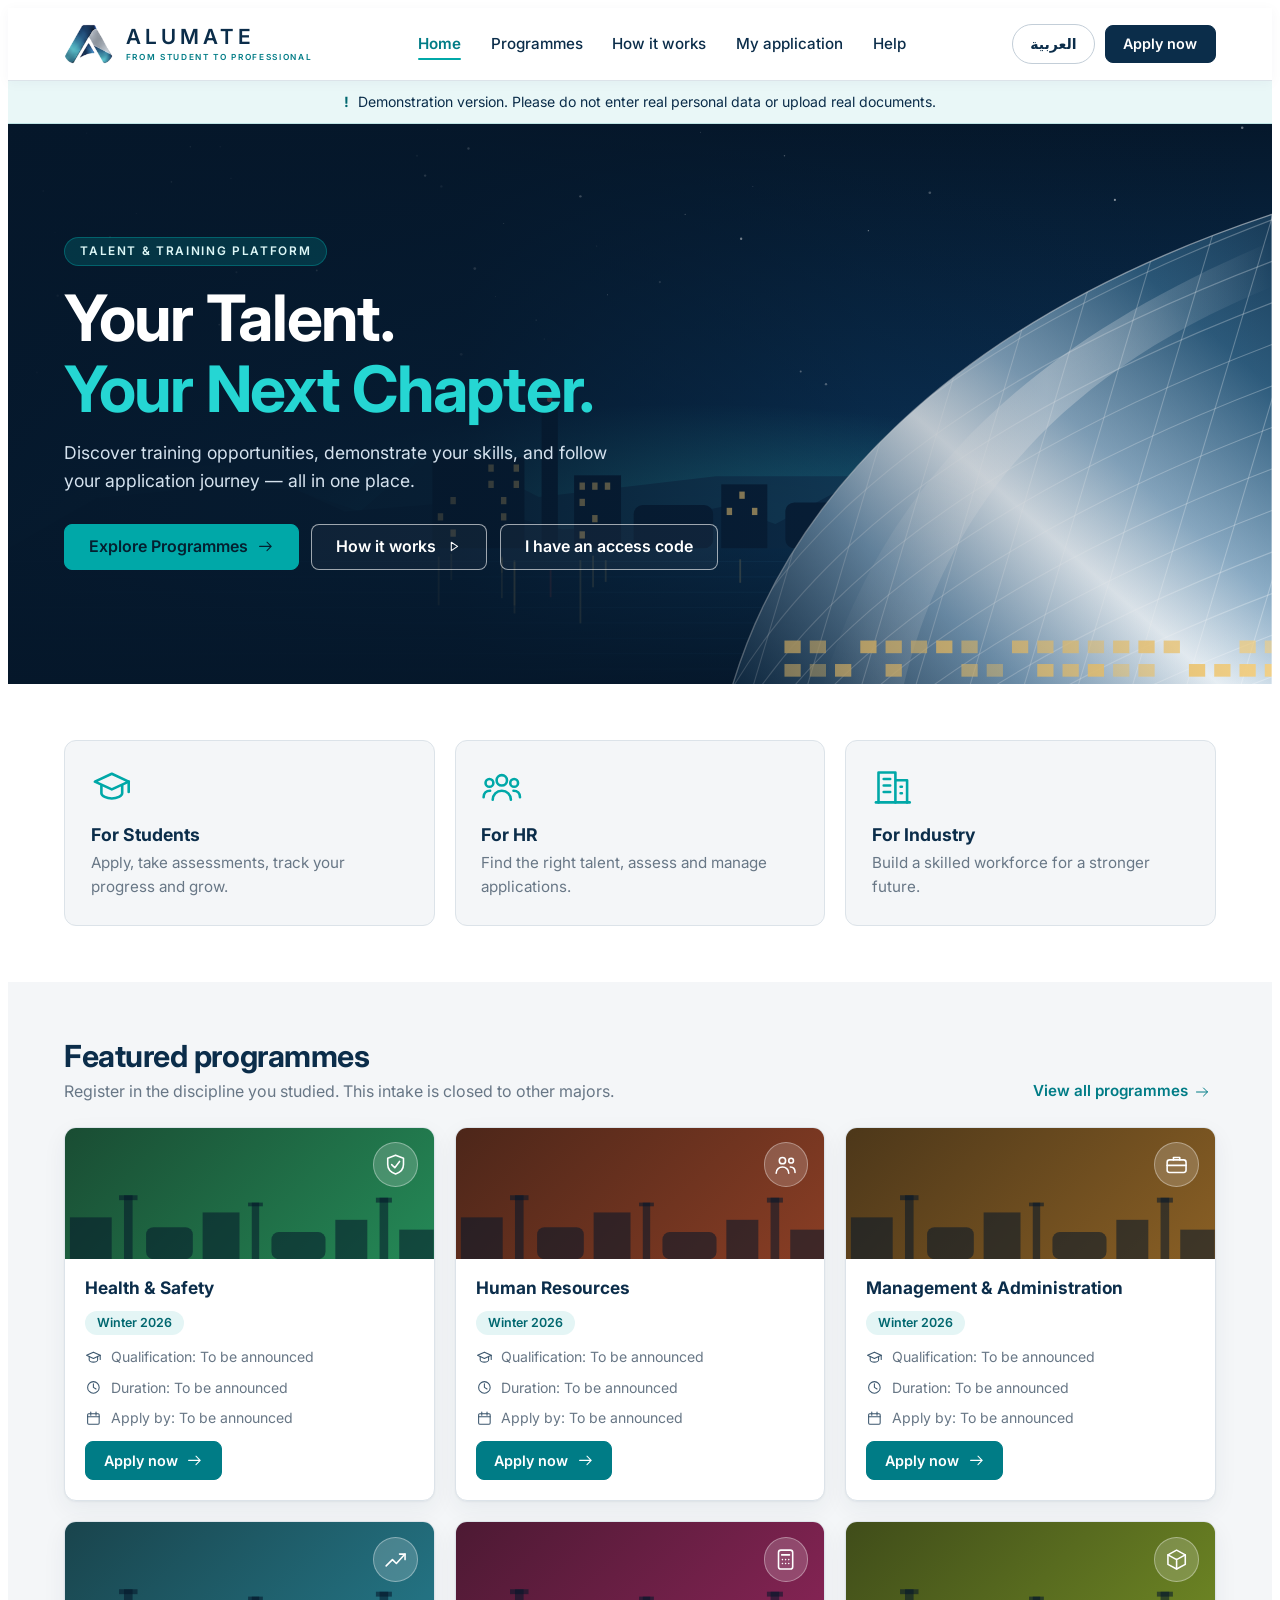
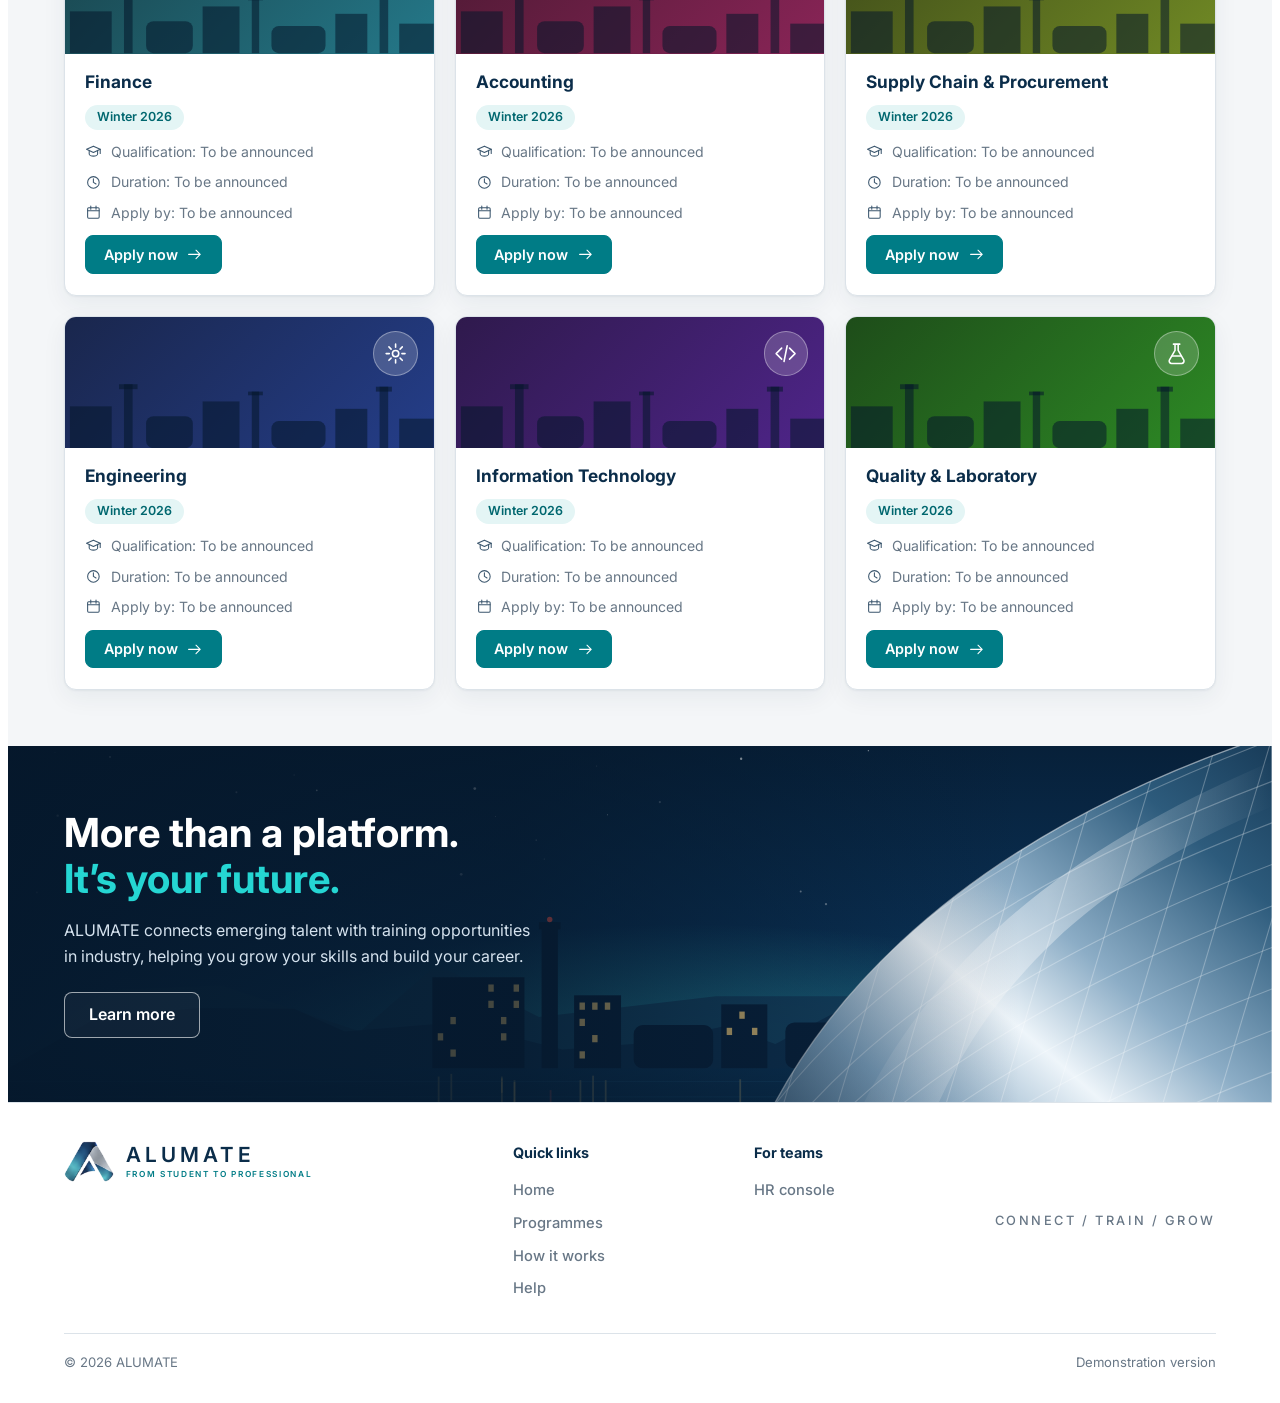
<file: apply.html>
<!doctype html>
<html lang="en"><head><base target="_top"><meta charset="utf-8"><meta name="viewport" content="width=device-width, initial-scale=1">
<title>ألوميت · ALUMATE</title>
<meta name="theme-color" content="#0B2D4A">
<link rel="icon" type="image/png" href="[data-uri]">
<link rel="preconnect" href="https://fonts.googleapis.com">
<link rel="preconnect" href="https://fonts.gstatic.com" crossorigin>
<link rel="stylesheet" href="https://fonts.googleapis.com/css2?family=Inter:wght@400;500;600;700&family=IBM+Plex+Sans+Arabic:wght@400;500;600;700&family=DM+Mono:wght@400;500&display=swap">
<link rel="stylesheet" href="style.css?v=4">
<script src="config.js"></script>
<script src="kh.js?v=4"></script>
</head><body>
<div id="app">
  <header class="top"><div class="wrap bar">
    <a class="brand" href="#" id="brand" aria-label="ALUMATE"><span class="mk" aria-hidden="true"></span><span class="bn"><b>ALUMATE</b><small data-t>From student to professional</small></span></a>
    <nav class="navs" id="nav" data-t-aria aria-label="Main menu"></nav>
    <div class="side"><span id="langslot"></span><button class="btn navy sm" id="cta" type="button" data-t>Apply now</button></div></div></header>
  <div class="demo-note" id="demo" hidden><b>!</b><span data-t>Demonstration version. Please do not enter real personal data or upload real documents.</span></div>
  <main id="main">
    <section class="hero" id="hero">
      <div class="wrap">
        <span class="ptag" data-t>Talent &amp; Training Platform</span>
        <h1><span data-t>Your Talent.</span><em data-t>Your Next Chapter.</em></h1>
        <p class="lead" data-t>Discover training opportunities, demonstrate your skills, and follow your application journey — all in one place.</p>
        <div class="actions"><button class="btn teal" id="browse" type="button"><span data-t>Explore Programmes</span><svg class="i ar-flip" viewBox="0 0 32 32" aria-hidden="true"><use href="#i-arrow"/></svg></button><button class="btn hghost" id="howbtn" type="button"><span data-t>How it works</span><svg class="i" viewBox="0 0 32 32" aria-hidden="true"><use href="#i-play"/></svg></button><a class="btn hghost" id="havecode" href="test.html" target="_top" data-t>I have an access code</a></div>
      </div>
    </section>
    <section class="pagehead" id="pagehead" hidden><div class="wrap"><h1 id="ph-t"></h1><p class="lead" id="ph-s"></p></div></section>
    <div class="wrap" id="stepswrap" hidden><div class="steps" id="steps" data-t-aria aria-label="Steps"></div></div>
    <div id="stage"></div>
  </main>
  <footer class="foot"><div class="wrap">
    <div class="fg">
      <div><div class="brand"><span class="mk" aria-hidden="true"></span><span class="bn"><b>ALUMATE</b><small data-t>From student to professional</small></span></div></div>
      <div><h4 data-t>Quick links</h4><ul><li><button type="button" class="alink" data-nav="home" data-t>Home</button></li><li><button type="button" class="alink" data-nav="catalog" data-t>Programmes</button></li><li><button type="button" class="alink" data-nav="how" data-t>How it works</button></li><li><button type="button" class="alink" data-nav="help" data-t>Help</button></li></ul></div>
      <div><h4 data-t>For teams</h4><ul><li><a id="hrlink" href="hr.html" target="_top" data-t>HR console</a></li></ul></div>
      <div class="cgt" dir="ltr">CONNECT / TRAIN / GROW</div>
    </div>
    <div class="fb"><span dir="ltr">© 2026 ALUMATE</span><span id="fdemo" data-t>Demonstration version</span></div>
  </div></footer>
  <div id="toast" role="status" aria-live="polite"><span id="toast-t"></span></div>
</div>
<script>
var BASE=location.href.replace(/[?#].*$/,'').replace(/[^\/]*$/,''),FORCE_LANG=(new URLSearchParams(location.search).get('lang')||''),DEMO=!!window.ALUMATE_DEMO;
(function(){
  var $=function(s,r){return (r||document).querySelector(s)};
  var esc=function(s){return String(s==null?'':s).replace(/[&<>"']/g,function(c){return {'&':'&amp;','<':'&lt;','>':'&gt;','"':'&quot;',"'":'&#39;'}[c]})};
  var t=KH.t;
  KH.add({
    'Main menu':'القائمة الرئيسية','Programmes':'البرامج','My application':'طلبي','Help':'المساعدة',
    'Demonstration version. Please do not enter real personal data or upload real documents.':'نسخة تجريبية. يرجى عدم إدخال بيانات شخصية حقيقية أو رفع مستندات حقيقية.',
    'Your Journey. Your Opportunity.':'رحلتك. فرصتك.',
    'Your future starts with one step.':'مستقبلك يبدأ بخطوة.','Dates will be announced soon.':'ستُعلن المواعيد قريباً.',
    'Register in the discipline you studied. Shortlisted applicants get an SMS with a code for two short online tests, and places are awarded on the results.':'سجّل في التخصص الذي درسته. يتلقى المرشّحون رسالة نصية فيها رمز للدخول إلى اختبارين قصيرين عبر الإنترنت، وتُمنح المقاعد حسب النتائج.',
    'Register for an internship':'سجّل في برنامج التدريب',
    'Track my application':'تتبّع طلبي',
    'I have an access code':'لدي رمز دخول',
    'Register':'التسجيل','Screening':'الفرز','Tests':'الاختبارات','Offer':'القبول',
    'Steps':'المراحل','Discipline':'التخصص','Details':'البيانات','Confirmed':'التأكيد',
    'Disciplines we are hiring for':'التخصصات المطلوبة',
    'Register in the discipline you studied. This intake is closed to other majors.':'سجّل في التخصص الذي درسته. باب هذا الموسم مغلق أمام التخصصات الأخرى.',
    'Intake':'الموسم',
    'Fields of study: {x}':'مجالات الدراسة: {x}','Qualification: {x}':'المؤهل المطلوب: {x}',
    'Applications open':'التسجيل مفتوح','Applications closed':'التسجيل مغلق',
    'Duration':'المدة','Apply by':'آخر موعد للتقديم','To be announced':'سيُعلن لاحقاً',
    'Register for this discipline':'سجّل في هذا التخصص',
    'Studied something else?':'درست تخصصاً آخر؟',
    'We are only accepting the disciplines above this time.':'نقبل هذه المرة التخصصات أعلاه فقط.',
    'My major isn’t listed':'تخصصي غير مذكور',
    'Registration':'التسجيل','Change':'تغيير',
    'Full name':'الاسم الكامل','e.g. Noora Al Kindi':'مثال: نورة بنت سعيد الكندي',
    'Email':'البريد الإلكتروني',
    'Mobile number (8 digits)':'رقم الجوال (8 أرقام)',
    'University':'الجامعة','University name':'اسم الجامعة','Choose…':'اختر…',
    'Field of study':'مجال الدراسة','Field of study (type it)':'مجال الدراسة (اكتبه)','e.g. {x}':'مثال: {x}',
    'Qualification':'المؤهل الدراسي','Required qualification':'المؤهل المطلوب','This programme requires: {x}':'يشترط هذا البرنامج: {x}',
    'GPA (out of 4)':'المعدل التراكمي (من 4)','e.g. 3.45':'مثال: 3.45',
    'Governorate':'المحافظة','Wilayat':'الولاية','Choose your governorate first':'اختر المحافظة أولاً',
    'Transcript':'الترانسكربت (كشف الدرجات)','PDF, JPG or PNG, up to 4 MB.':'ملف PDF أو JPG أو PNG بحجم أقصى 4 ميغابايت.',
    'Selected file: {n}':'الملف المختار: {n}',
    'Choose your transcript file.':'اختر ملف الترانسكربت.',
    'After you register, the team reviews applications. If you are shortlisted you will receive an SMS with a link and an access code for the IQ and personality tests.':'بعد التسجيل يراجع الفريق الطلبات. إذا تم ترشيحك ستصلك رسالة نصية فيها رابط ورمز دخول لاختبار الذكاء واختبار الشخصية.',
    'Submit registration':'إرسال التسجيل','Sending':'جارٍ الإرسال','Uploading your transcript':'جارٍ رفع الترانسكربت',
    'Enter a number between 0 and 4.':'اكتب رقماً بين 0 و 4.',
    'You are registered':'تم تسجيلك',
    'Your reference is {ref} for {d}, {s}.':'رقم طلبك {ref} لتخصص {d}، {s}.',
    'Keep your reference number. You need it, with your mobile number, to track your application.':'احتفظ برقم طلبك. تحتاجه مع رقم جوالك لتتبّع طلبك.',
    'Your transcript was received.':'تم استلام الترانسكربت.',
    'Registration saved, but the transcript could not be uploaded: {e}':'تم حفظ التسجيل، لكن تعذّر رفع الترانسكربت: {e}',
    'You can upload it again from My application.':'يمكنك رفعه مرة أخرى من صفحة «طلبي».',
    'Registration received':'تم استلام التسجيل',
    'Screening by the HR team':'الفرز من فريق الموارد البشرية',
    'SMS with your test link and access code, if shortlisted':'رسالة نصية فيها رابط الاختبار ورمز الدخول، إذا تم ترشيحك',
    'IQ and personality tests':'اختبار الذكاء واختبار الشخصية',
    'Decision':'القرار',
    'Register someone else':'تسجيل متقدم آخر',
    'Not open to your major yet':'التسجيل غير متاح لتخصصك حالياً',
    'This intake only accepts the disciplines listed. Please check back for the next intake.':'يقبل هذا الموسم التخصصات المذكورة فقط. نرجو مراجعة الموقع في الموسم القادم.',
    'Back to disciplines':'العودة إلى التخصصات',
    /* My application */
    'Track your application':'تتبّع طلبك',
    'Enter the mobile number you registered with and your reference number.':'اكتب رقم الجوال الذي سجّلت به ورقم طلبك.',
    'Reference number':'رقم الطلب','e.g. ALU-HSE-W26-0001':'مثال: ALU-HSE-W26-0001',
    'Check my application':'اعرض حالة طلبي','Checking':'جارٍ التحقق',
    'Enter your 8-digit mobile number and your reference number.':'اكتب رقم جوالك المكوّن من 8 أرقام ورقم طلبك.',
    'Forgot your reference number?':'نسيت رقم طلبك؟','Find my application':'ابحث عن طلبي',
    'Enter the email address or mobile number you registered with. We will send you a 6-digit code.':'اكتب البريد الإلكتروني أو رقم الجوال الذي سجّلت به، وسنرسل لك رمزاً من 6 أرقام.',
    'Email or mobile number':'البريد الإلكتروني أو رقم الجوال','Send code':'إرسال الرمز','Sending':'جارٍ الإرسال',
    'Enter the code':'اكتب الرمز','We sent a 6-digit code to {c}. It is valid for 10 minutes.':'أرسلنا رمزاً من 6 أرقام إلى {c}. صالح لمدة 10 دقائق.',
    '6-digit code':'الرمز (6 أرقام)','Show my applications':'اعرض طلباتي','Enter the 6-digit code.':'اكتب الرمز المكوّن من 6 أرقام.',
    'Demonstration version: in the live system this code arrives by SMS or email. Your code is:':'نسخة تجريبية: في النظام الحقيقي يصلك هذا الرمز برسالة نصية أو بريد إلكتروني. رمزك هو:',
    'Use a different email or number':'استخدام بريد أو رقم آخر','Your applications':'طلباتك','Choose the application you want to open.':'اختر الطلب الذي تريد فتحه.',
    'Back to tracking':'العودة إلى التتبّع',
    'Hello, {n}':'مرحباً {n}',
    'Application received':'تم استلام الطلب','HR review':'مراجعة الموارد البشرية','Assessment':'التقييم','Final decision':'القرار النهائي',
    'Received {d}':'استُلم في {d}','Next step':'الخطوة التالية',
    'Your application is under review':'طلبك قيد المراجعة',
    'The HR team is reviewing registrations for {d}. If you are shortlisted you will receive an SMS with a link and an access code for the tests.':'يراجع فريق الموارد البشرية طلبات التسجيل في تخصص {d}. إذا تم ترشيحك ستصلك رسالة نصية فيها رابط ورمز دخول للاختبارات.',
    'You are invited to the tests':'تمت دعوتك إلى الاختبارات',
    'Use the link and the access code from your SMS. Choose a day inside your test period, then take the IQ and personality tests once, in about 10 minutes.':'استخدم الرابط ورمز الدخول من الرسالة النصية. اختر يوماً ضمن فترة الاختبار، ثم أدِّ اختبار الذكاء واختبار الشخصية مرة واحدة، في نحو 10 دقائق.',
    'Go to the tests':'الانتقال إلى الاختبارات',
    'Your tests are submitted':'تم تسليم اختباراتك',
    'The team is reviewing the results. You will be contacted with the outcome.':'يراجع الفريق النتائج. سيتم التواصل معك بالنتيجة.',
    'Not shortlisted this time':'لم يتم ترشيحك هذه المرة',
    'Thank you for applying. We are unable to move your application to the tests in this intake. You are welcome to apply again in a future intake.':'شكراً لتقديمك. نعتذر عن عدم نقل طلبك إلى مرحلة الاختبارات في هذا الموسم. نرحّب بتقديمك في المواسم القادمة.',
    'You have been selected':'تم اختيارك',
    'Congratulations. The team will email you the next steps.':'مبروك. سيرسل لك الفريق الخطوات التالية على بريدك الإلكتروني.',
    'You are on the waiting list':'أنت على قائمة الانتظار',
    'The team will contact you if a place opens.':'سيتواصل معك الفريق إذا توفر مقعد.',
    'No place this time':'لا يتوفر مقعد هذه المرة',
    'Thank you for completing the tests. We are unable to offer you a place in this intake. Please apply again in a future intake.':'شكراً لإكمالك الاختبارات. نعتذر عن عدم توفر مقعد لك في هذا الموسم. نرحّب بتقديمك في المواسم القادمة.',
    'Your transcript':'الترانسكربت','Received':'تم الاستلام','Not uploaded yet':'لم يُرفع بعد',
    'Upload your transcript':'ارفع الترانسكربت','Replace transcript':'استبدال الترانسكربت','Upload':'رفع',
    'Transcript uploaded':'تم رفع الترانسكربت','Check another application':'عرض طلب آخر',
    /* Help Center */
    'Help Center':'مركز المساعدة',
    'Answers to common questions about registration, the tests and your result.':'إجابات عن الأسئلة الشائعة حول التسجيل والاختبارات والنتيجة.',
    'Who can apply?':'من يحق له التقديم؟',
    'Applicants who studied one of the disciplines shown on the Programmes page. Each intake shows whether applications are open and the apply-by date once it is announced.':'المتقدمون الذين درسوا أحد التخصصات المعروضة في صفحة البرامج. يوضح كل موسم إن كان التسجيل مفتوحاً وآخر موعد للتقديم عند الإعلان عنه.',
    'How do I register?':'كيف أسجّل؟',
    'Choose your discipline on the Programmes page, fill in your details and upload your transcript. You get a reference number when you finish. Keep it, you need it to track your application.':'اختر تخصصك من صفحة البرامج، واملأ بياناتك، وارفع الترانسكربت. ستحصل على رقم طلب عند الانتهاء. احتفظ به لأنك تحتاجه لتتبّع طلبك.',
    'Which documents do I need?':'ما المستندات المطلوبة؟',
    'Your academic transcript as a PDF, JPG or PNG file of up to 4 MB. It should show your GPA out of 4.':'الترانسكربت الأكاديمي بصيغة PDF أو JPG أو PNG بحجم أقصى 4 ميغابايت، ويُفضّل أن يوضح معدلك من 4.',
    'My university or field of study is not in the list.':'جامعتي أو مجال دراستي غير موجود في القائمة.',
    'Choose “Other (type it)” at the end of the list and write the name yourself.':'اختر «أخرى (اكتبها)» في آخر القائمة واكتب الاسم بنفسك.',
    'How do I know where my application stands?':'كيف أعرف حالة طلبي؟',
    'Open My application and enter your mobile number and reference number. The status comes from the HR team’s own records, it is not an estimate.':'افتح صفحة «طلبي» واكتب رقم جوالك ورقم طلبك. تأتي الحالة من سجلات فريق الموارد البشرية نفسها، وليست تقديراً.',
    'How do the tests work?':'كيف تعمل الاختبارات؟',
    'If you are shortlisted you receive an SMS with a link, an access code and a test period of a few days. You choose one day inside that period and take the tests on that day. The IQ test has short timed questions and the personality questionnaire has no time limit. Each test can be taken once.':'إذا تم ترشيحك ستصلك رسالة نصية فيها رابط ورمز دخول وفترة اختبار من بضعة أيام. تختار يوماً واحداً ضمن هذه الفترة وتؤدي الاختبارين فيه. اختبار الذكاء أسئلته قصيرة ومحددة بوقت، واستبيان الشخصية بدون وقت محدد. يمكن أداء كل اختبار مرة واحدة.',
    'I lost my reference number or access code.':'فقدت رقم طلبي أو رمز الدخول.',
    'Reference number: open My application and choose “Forgot your reference number?”. Enter your email or mobile number, then the 6-digit code we send you. Access code for the tests: contact the HR team.':'رقم الطلب: افتح صفحة «طلبي» واختر «نسيت رقم طلبك؟»، ثم اكتب بريدك الإلكتروني أو رقم جوالك والرمز المكوّن من 6 أرقام الذي نرسله لك. رمز الدخول للاختبارات: تواصل مع فريق الموارد البشرية.',
    'Can I retake a test?':'هل يمكنني إعادة الاختبار؟',
    'Tests are taken once. If you had a technical problem, contact the HR team and ask them to reopen it.':'يُؤدّى الاختبار مرة واحدة. إذا واجهت مشكلة تقنية فتواصل مع فريق الموارد البشرية واطلب إعادة فتحه.',
    'When will I hear back?':'متى سأعرف النتيجة؟',
    'After the tests the team reviews the results and sends the outcome by SMS. Dates for each intake appear on the Programmes page once they are announced.':'بعد الاختبارات يراجع الفريق النتائج ويرسل النتيجة برسالة نصية. تظهر مواعيد كل موسم في صفحة البرامج عند الإعلان عنها.',
    'Still need help? Contact the HR team using the details in the programme announcement.':'ما زلت بحاجة إلى مساعدة؟ تواصل مع فريق الموارد البشرية عبر بيانات التواصل المذكورة في إعلان البرنامج.',
    /* ALUMATE site */
    'From student to professional':'من طالب إلى محترف','Apply now':'قدّم الآن','Home':'الرئيسية','How it works':'كيف يعمل',
    'Talent & Training Platform':'منصة المواهب والتدريب','Your Talent.':'موهبتك.','Your Next Chapter.':'فصلك القادم.',
    'Discover training opportunities, demonstrate your skills, and follow your application journey — all in one place.':'اكتشف فرص التدريب، وأظهر مهاراتك، وتابع رحلة طلبك، كل ذلك في مكان واحد.',
    'Explore Programmes':'استعرض البرامج',
    'For Students':'للطلبة','Apply, take assessments, track your progress and grow.':'قدّم طلبك، وأدِّ التقييمات، وتابع تقدّمك وانطلق.',
    'For HR':'للموارد البشرية','Find the right talent, assess and manage applications.':'اعثر على الموهبة المناسبة، وقيّم الطلبات وأدرها.',
    'For Industry':'للقطاع الصناعي','Build a skilled workforce for a stronger future.':'ابنِ كوادر ماهرة لمستقبل أقوى.',
    'Featured programmes':'البرامج المتاحة','View all programmes':'عرض كل البرامج',
    'Duration: {x}':'المدة: {x}','Apply by: {x}':'آخر موعد للتقديم: {x}','Training starts: {x}':'بداية التدريب: {x}','Applications open: {x}':'يبدأ التقديم: {x}','Opens on {x}':'يبدأ التقديم في {x}','Not open yet':'لم يبدأ بعد',
    'Training Programmes':'برامج التدريب','Explore the disciplines and find the right opportunity for your future.':'استعرض التخصصات واعثر على الفرصة المناسبة لمستقبلك.',
    'Search by discipline or field of study':'ابحث بالتخصص أو مجال الدراسة','No programmes match your search.':'لا توجد برامج مطابقة لبحثك.',
    'How It Works':'كيف يعمل','Your journey from application to opportunity in simple steps.':'رحلتك من التقديم إلى الفرصة في خطوات بسيطة.',
    'Choose your discipline, fill in your details and upload your transcript.':'اختر تخصصك، واملأ بياناتك، وارفع الترانسكربت.',
    'HR screening':'فرز الطلبات','The HR team reviews every application against the programme requirements.':'يراجع فريق الموارد البشرية كل طلب وفق متطلبات البرنامج.',
    'Get your code':'استلم رمز الدخول','Shortlisted applicants receive an SMS with a test link and an access code.':'يتلقى المرشّحون رسالة نصية فيها رابط الاختبار ورمز الدخول.',
    'Take the tests':'أدِّ الاختبارات','Complete a short IQ test and a personality questionnaire online, once.':'أكمل اختبار ذكاء قصيراً واستبيان شخصية عبر الإنترنت، مرة واحدة.',
    'Get selected':'احصل على مقعدك','Places are awarded on the results and the outcome is sent to you.':'تُمنح المقاعد حسب النتائج وتصلك النتيجة.',
    'Start your registration':'ابدأ التسجيل',
    'More than a platform.':'أكثر من منصة.','It’s your future.':'إنه مستقبلك.',
    'ALUMATE connects emerging talent with training opportunities in industry, helping you grow your skills and build your career.':'تربط ألوميت المواهب الناشئة بفرص التدريب في القطاع الصناعي، لتنمّي مهاراتك وتبني مسارك المهني.',
    'Learn more':'اعرف أكثر','Quick links':'روابط سريعة','For teams':'للفرق','HR console':'لوحة الموارد البشرية','Demonstration version':'نسخة تجريبية',
    'Welcome back':'أهلاً بعودتك','See where your application stands, step by step.':'اعرف أين وصل طلبك خطوة بخطوة.',
    'Your journey to a better future starts here.':'رحلتك نحو مستقبل أفضل تبدأ من هنا.'
  });
  var SEASONS={w26:'Winter 2026',s27:'Summer 2027'};
  var DISC=KH.DISC,D={};DISC.forEach(function(d){D[d.id]=d});
  var glyph=KH.glyph,ico=KH.ico;
  var dt=KH.dt,OTHER='__other',MAXB=4*1024*1024;

  var S={disc:null,season:'w26',step:0,view:'home',q:'',vals:null,done:null,info:null,file:null,tr:{phone:'',ref:'',res:null,auto:false},rc:{contact:'',stage:'ask',demoCode:'',items:null}};
  var RN=['Discipline','Details','Confirmed'];
  var NAV=[['home','Home'],['catalog','Programmes'],['how','How it works'],['track','My application'],['help','Help']];
  var HEAD={
    catalog:['Training Programmes','Explore the disciplines and find the right opportunity for your future.'],
    how:['How It Works','Your journey from application to opportunity in simple steps.'],
    track:['My application','See where your application stands, step by step.'],
    help:['Help Center','Answers to common questions about registration, the tests and your result.']
  };
  function toast(m){var el=$('#toast');$('#toast-t').textContent=m;el.className='on';clearTimeout(toast.h);toast.h=setTimeout(function(){el.className=''},2600)}
  function weeksTxt(n){
    if(KH.lang()==='ar'){if(n===1)return 'أسبوع واحد';if(n===2)return 'أسبوعان';return n+(n<=10?' أسابيع':' أسبوعاً')}
    return n+(n===1?' week':' weeks');
  }
  function curNav(){return S.view==='recover'?'track':(S.view==='home'||S.view==='track'||S.view==='help'||S.view==='how'?S.view:'catalog')}
  function renderNav(){
    var cur=curNav();
    $('#nav').innerHTML=NAV.map(function(x){return '<button type="button" class="tab" data-nav="'+x[0]+'"'+(cur===x[0]?' aria-current="page"':'')+'>'+esc(t(x[1]))+'</button>'}).join('');
  }
  function renderSteps(step){
    var h='';
    for(var i=0;i<RN.length;i++){
      var cls=step>i?'done':(step===i?'cur':'');
      h+='<div class="st '+cls+'"><b>'+(step>i?'✓':(i+1))+'</b><span>'+esc(t(RN[i]))+'</span></div>';
      if(i<RN.length-1)h+='<div class="ln '+(step>i?'done':'')+'"></div>';
    }
    $('#steps').innerHTML=h;
  }
  function focusStage(){
    var rm=window.matchMedia&&window.matchMedia('(prefers-reduced-motion: reduce)').matches;
    $('#stepswrap').scrollIntoView({block:'start',behavior:rm?'auto':'smooth'});
  }
  function wrapS(inner,cls){return '<div class="wrap sect'+(cls?' '+cls:'')+'">'+inner+'</div>'}
  function panel(inner,narrow){$('#stage').innerHTML=wrapS('<div class="panel'+(narrow===false?'':' narrow')+'" id="panel">'+inner+'</div>')}
  function goReg(step,noscroll){
    S.step=step;S.view=step===0?'catalog':'form';
    paintAll();
    if(step>0&&!noscroll)focusStage();
    if(step===0&&noscroll===false)window.scrollTo(0,0);
  }
  function goView(v){S.view=v;if(v==='catalog')S.step=0;paintAll();window.scrollTo(0,0)}
  $('#browse').addEventListener('click',function(){goView('catalog')});
  $('#howbtn').addEventListener('click',function(){goView('how')});
  $('#cta').addEventListener('click',function(){goView('catalog')});
  $('#brand').addEventListener('click',function(e){e.preventDefault();goView('home')});
  document.addEventListener('click',function(e){var b=e.target.closest('[data-nav]');if(!b)return;e.preventDefault();goView(b.dataset.nav)});

  /* ---------- programmes ---------- */
  function intakeInfo(){return S.info&&S.info[S.season]?S.info[S.season]:null}
  function thumb(d){
    return '<div class="thumb" style="--h:'+d.h+'"><svg class="sk" viewBox="0 0 300 60" preserveAspectRatio="xMidYMax slice" aria-hidden="true"><use href="#a-sky"/></svg><span class="gl">'+glyph(d)+'</span>'+(window.ALUMATE_PHOTOS?'<img src="d-'+d.id+'.jpg" alt="" loading="lazy" onerror="this.remove()">':'')+'</div>';
  }
  function discInfo(d,inf){return (inf&&inf.disc&&inf.disc[d.id])||{qual:[],weeks:inf&&inf.weeks||0}}
  function metaList(d,inf,full){
    var tba=t('To be announced'),di=discInfo(d,inf);
    var li=function(i,txt){return '<li>'+ico(i)+'<span>'+esc(txt)+'</span></li>'};
    return '<ul class="mm">'+li('cap',t('Qualification: {x}',{x:di.qual&&di.qual.length?KH.qualText(di.qual):tba}))+
      (full?li('clip',t('Fields of study: {x}',{x:dt(d,'eg')})):'')+
      li('clock',t('Duration: {x}',{x:di.weeks?weeksTxt(di.weeks):tba}))+
      (full&&inf&&inf.opens?li('cal',t('Applications open: {x}',{x:KH.fmtDate(inf.opens)})):'')+
      (full&&inf&&inf.start?li('cal',t('Training starts: {x}',{x:KH.fmtDate(inf.start)})):'')+
      li('cal',t('Apply by: {x}',{x:inf&&inf.deadline?KH.fmtDate(inf.deadline):tba}))+'</ul>';
  }
  function applyBtn(d,closed,id,notYet){
    return '<button class="btn sm'+(closed?' closedbtn':'')+'" type="button" data-pick="'+d.id+'" id="'+id+d.id+'"'+(closed?' disabled':'')+'><span>'+esc(t(closed?(notYet?'Not open yet':'Applications closed'):'Apply now'))+'</span>'+(closed?'':ico('arrow','ar-flip'))+'</button>';
  }
  function cardsHTML(){
    var inf=intakeInfo(),closed=!!(inf&&inf.closed),ny=!!(inf&&inf.notYet),q=S.q.trim().toLowerCase();
    var list=DISC.filter(function(d){return !q||(dt(d,'title')+' '+dt(d,'desc')+' '+dt(d,'eg')).toLowerCase().indexOf(q)>-1});
    if(!list.length)return '<p class="empty" style="list-style:none">'+esc(t('No programmes match your search.'))+'</p>';
    return '<div class="pcards two">'+list.map(function(d){
      return '<article class="pc h"><div class="head-r">'+thumb(d)+'<div><h3>'+esc(dt(d,'title'))+'</h3><span class="stag">'+esc(t(SEASONS[S.season]))+'</span></div></div>'+
        '<div class="body"><p class="d">'+esc(dt(d,'desc'))+'</p>'+metaList(d,inf,true)+applyBtn(d,closed,'pick-',ny)+'</div></article>';
    }).join('')+'</div>';
  }
  function showCatalog(){
    var inf=intakeInfo(),closed=!!(inf&&inf.closed),ny=!!(inf&&inf.notYet);
    $('#stage').innerHTML=wrapS(
      '<div class="filters"><div class="search">'+ico('search')+'<input id="q" type="search" autocomplete="off" aria-label="'+esc(t('Search by discipline or field of study'))+'" placeholder="'+esc(t('Search by discipline or field of study'))+'"></div>'+
      '<div class="seg" role="group" aria-label="'+esc(t('Intake'))+'">'+['w26','s27'].map(function(s){return '<button type="button" data-season="'+s+'" aria-pressed="'+(S.season===s)+'">'+esc(t(SEASONS[s]))+'</button>'}).join('')+'</div>'+
      (inf?'<span class="ap '+(closed?'closed':'open')+'">'+esc(ny&&inf.opens?t('Opens on {x}',{x:KH.fmtDate(inf.opens)}):t(closed?'Applications closed':'Applications open'))+'</span>':'')+'</div>'+
      '<div id="cards">'+cardsHTML()+'</div>'+
      '<div class="closed"><div><b>'+esc(t('Studied something else?'))+'</b><p class="muted">'+esc(t('We are only accepting the disciplines above this time.'))+'</p></div><button class="btn ghost sm" type="button" id="other">'+esc(t('My major isn’t listed'))+'</button></div>');
    var q=$('#q');q.value=S.q;
    q.addEventListener('input',function(){S.q=q.value;$('#cards').innerHTML=cardsHTML()});
  }
  function showHome(){
    var inf=intakeInfo(),closed=!!(inf&&inf.closed),ny=!!(inf&&inf.notYet);
    $('#stage').innerHTML=
      wrapS('<div class="aud">'+
        '<button type="button" class="acard" data-nav="catalog" style="text-align:start;font:inherit;cursor:pointer">'+ico('cap','ico')+'<h3>'+esc(t('For Students'))+'</h3><p>'+esc(t('Apply, take assessments, track your progress and grow.'))+'</p></button>'+
        '<a class="acard" id="forhr" href="'+esc(KH.link(BASE+'?p=hr'))+'" target="_top">'+ico('people','ico')+'<h3>'+esc(t('For HR'))+'</h3><p>'+esc(t('Find the right talent, assess and manage applications.'))+'</p></a>'+
        '<div class="acard">'+ico('building','ico')+'<h3>'+esc(t('For Industry'))+'</h3><p>'+esc(t('Build a skilled workforce for a stronger future.'))+'</p></div></div>')+
      '<section class="sect alt"><div class="wrap"><div class="sec-h"><div><h2>'+esc(t('Featured programmes'))+'</h2><p class="muted">'+esc(t('Register in the discipline you studied. This intake is closed to other majors.'))+'</p></div>'+
        '<button type="button" class="alink" data-nav="catalog"><span>'+esc(t('View all programmes'))+'</span>'+ico('arrow')+'</button></div>'+
        '<div class="pcards">'+DISC.map(function(d){
          return '<article class="pc">'+thumb(d)+'<div class="body"><h3>'+esc(dt(d,'title'))+'</h3><span class="stag">'+esc(t(SEASONS[S.season]))+'</span>'+metaList(d,inf,false)+applyBtn(d,closed,'fp-',ny)+'</div></article>';
        }).join('')+'</div></div></section>'+
      '<section class="band">'+KH.art()+'<div class="wrap"><h2>'+esc(t('More than a platform.'))+'<em>'+esc(t('It’s your future.'))+'</em></h2><p>'+esc(t('ALUMATE connects emerging talent with training opportunities in industry, helping you grow your skills and build your career.'))+'</p>'+
        '<button type="button" class="btn hghost" data-nav="how">'+esc(t('Learn more'))+'</button></div></section>';
  }
  var HOW=[['user','Register','Choose your discipline, fill in your details and upload your transcript.'],
    ['clip','HR screening','The HR team reviews every application against the programme requirements.'],
    ['bell','Get your code','Shortlisted applicants receive an SMS with a test link and an access code.'],
    ['pencil','Take the tests','Complete a short IQ test and a personality questionnaire online, once.'],
    ['trophy','Get selected','Places are awarded on the results and the outcome is sent to you.']];
  function showHow(){
    $('#stage').innerHTML=wrapS('<ol class="how">'+HOW.map(function(h,i){
      return '<li class="hs"><div class="c">'+ico(h[0])+'</div><h3>'+(i+1)+'. '+esc(t(h[1]))+'</h3><p>'+esc(t(h[2]))+'</p></li>';
    }).join('')+'</ol><div class="actions" style="margin-top:2.2rem"><button type="button" class="btn" data-nav="catalog"><span>'+esc(t('Start your registration'))+'</span>'+ico('arrow','ar-flip')+'</button></div>');
  }

  /* ---------- registration form ---------- */
  function opt(v,label,sel){return '<option value="'+esc(v)+'"'+(sel?' selected':'')+'>'+esc(label)+'</option>'}
  function wilOptions(gov,cur){
    var g=KH.GEO.filter(function(x){return x[0]===gov})[0];
    if(!g)return opt('',t('Choose your governorate first'),true);
    return opt('',t('Choose…'),!cur)+g[2].map(function(w){return opt(w[0],t(w[0]),w[0]===cur)}).join('');
  }
  function readVals(){
    if(!$('#f'))return null;
    return {name:$('#f-name').value,email:$('#f-email').value,phone:$('#f-phone').value,uni:$('#f-uni').value,uniOther:$('#f-uni-o').value,qual:$('#f-qual').value,major:$('#f-major').value,majorOther:$('#f-major-o').value,gpa:$('#f-gpa').value,gov:$('#f-gov').value,wil:$('#f-wil').value};
  }
  function syncOther(){
    $('#w-uni-o').hidden=$('#f-uni').value!==OTHER;
    $('#w-major-o').hidden=$('#f-major').value!==OTHER;
  }
  function pickFile(inp,errId,label){
    var f=inp.files&&inp.files[0],er=$(errId);
    if(!f)return null;
    var ok=/\.(pdf|jpe?g|png)$/i.test(f.name);
    if(!ok){er.textContent=t('Upload a PDF, JPG or PNG file.');inp.value='';return null}
    if(f.size>MAXB){er.textContent=t('The file is larger than 4 MB. Please send a smaller file.');inp.value='';return null}
    er.textContent='';
    if(label)label.textContent=t('Selected file: {n}',{n:f.name});
    return f;
  }
  function toB64(file,cb){
    var r=new FileReader();
    r.onload=function(){var s=String(r.result||'');cb(s.indexOf(',')>-1?s.split(',')[1]:'')};
    r.onerror=function(){cb('')};
    r.readAsDataURL(file);
  }
  function showForm(){
    var d=D[S.disc];
    var majorsEn=d.majors,majorsLoc=dt(d,'majors'),di=discInfo(d,intakeInfo());
    var req=(di.qual&&di.qual.length||di.weeks)?'<p class="reqline">'+(di.qual&&di.qual.length?'<b>'+esc(t('Required qualification'))+':</b> '+esc(KH.qualText(di.qual)):'')+(di.qual&&di.qual.length&&di.weeks?' · ':'')+(di.weeks?'<b>'+esc(t('Duration'))+':</b> '+esc(weeksTxt(di.weeks)):'')+'</p>':'';
    panel(
      '<div class="pick"><div class="tile" style="--h:'+d.h+'">'+glyph(d)+'</div><div class="grow"><h2 class="h3">'+esc(dt(d,'title'))+'</h2><p class="meta">'+esc(t('Registration'))+' · '+esc(t(SEASONS[S.season]))+'</p></div><button class="linkbtn" type="button" id="chg">'+esc(t('Change'))+'</button></div>'+req+
      '<form id="f" novalidate><div class="grid2">'+
        '<div class="f"><label for="f-name">'+esc(t('Full name'))+'</label><input id="f-name" autocomplete="name" placeholder="'+esc(t('e.g. Noora Al Kindi'))+'"><div class="err" id="e-name"></div></div>'+
        '<div class="f"><label for="f-email">'+esc(t('Email'))+'</label><input id="f-email" type="email" dir="ltr" autocomplete="email" placeholder="you@example.com"><div class="err" id="e-email"></div></div>'+
        '<div class="f"><label for="f-phone">'+esc(t('Mobile number (8 digits)'))+'</label><input id="f-phone" dir="ltr" inputmode="numeric" autocomplete="tel" placeholder="9XXXXXXX"><div class="err" id="e-phone"></div></div>'+
        '<div class="f"><label for="f-uni">'+esc(t('University'))+'</label><select id="f-uni">'+opt('',t('Choose…'),true)+KH.UNIS.map(function(u){return opt(u[0],t(u[0]))}).join('')+opt(OTHER,t('Other (type it)'))+'</select><div class="err" id="e-uni"></div></div>'+
        '<div class="f" id="w-uni-o" hidden><label for="f-uni-o">'+esc(t('University name'))+'</label><input id="f-uni-o" maxlength="80"></div>'+
        '<div class="f"><label for="f-qual">'+esc(t('Qualification'))+'</label><select id="f-qual">'+opt('',t('Choose…'),true)+KH.QUAL.map(function(q){return opt(q[0],KH.qualName(q[0]))}).join('')+'</select><div class="err" id="e-qual"></div></div>'+
        '<div class="f"><label for="f-major">'+esc(t('Field of study'))+'</label><select id="f-major">'+opt('',t('Choose…'),true)+majorsEn.map(function(m,i){return opt(m,majorsLoc[i]||m)}).join('')+opt(OTHER,t('Other (type it)'))+'</select><div class="err" id="e-major"></div></div>'+
        '<div class="f" id="w-major-o" hidden><label for="f-major-o">'+esc(t('Field of study (type it)'))+'</label><input id="f-major-o" maxlength="80"></div>'+
        '<div class="f"><label for="f-gpa">'+esc(t('GPA (out of 4)'))+'</label><input id="f-gpa" dir="ltr" inputmode="decimal" placeholder="'+esc(t('e.g. 3.45'))+'"><div class="err" id="e-gpa"></div></div>'+
        '<div class="f"><label for="f-gov">'+esc(t('Governorate'))+'</label><select id="f-gov">'+opt('',t('Choose…'),true)+KH.GEO.map(function(g){return opt(g[0],t(g[0]))}).join('')+'</select></div>'+
        '<div class="f"><label for="f-wil">'+esc(t('Wilayat'))+'</label><select id="f-wil">'+wilOptions('','')+'</select><div class="err" id="e-gov"></div></div>'+
        '<div class="f"><label for="f-file">'+esc(t('Transcript'))+'</label><input id="f-file" type="file" accept=".pdf,.jpg,.jpeg,.png,application/pdf,image/jpeg,image/png"><span class="sub">'+esc(t('PDF, JPG or PNG, up to 4 MB.'))+'</span><span class="sub" id="f-file-n"></span><div class="err" id="e-file"></div></div>'+
      '</div>'+
      '<p class="hint">'+esc(t('After you register, the team reviews applications. If you are shortlisted you will receive an SMS with a link and an access code for the IQ and personality tests.'))+'</p>'+
      '<div class="err big" id="e-form"></div>'+
      '<div class="actions"><button class="btn" type="submit" id="f-go">'+esc(t('Submit registration'))+'</button></div></form>');
    if(S.vals){
      var v=S.vals;$('#f-name').value=v.name;$('#f-email').value=v.email;$('#f-phone').value=v.phone;$('#f-uni').value=v.uni;$('#f-uni-o').value=v.uniOther;
      $('#f-qual').value=v.qual||'';$('#f-major').value=v.major;$('#f-major-o').value=v.majorOther;$('#f-gpa').value=v.gpa;$('#f-gov').value=v.gov;$('#f-wil').innerHTML=wilOptions(v.gov,v.wil);
    }
    if(S.file)$('#f-file-n').textContent=t('Selected file: {n}',{n:S.file.name});
    syncOther();
    $('#f-uni').addEventListener('change',syncOther);
    $('#f-major').addEventListener('change',syncOther);
    $('#f-gov').addEventListener('change',function(){$('#f-wil').innerHTML=wilOptions($('#f-gov').value,'')});
    $('#f-file').addEventListener('change',function(){var f=pickFile($('#f-file'),'#e-file',$('#f-file-n'));if(f)S.file=f});
    $('#chg').addEventListener('click',function(){S.vals=readVals();goReg(0,false)});
    $('#f').addEventListener('submit',function(e){
      e.preventDefault();
      var name=$('#f-name').value.trim(),email=$('#f-email').value.trim(),phone=$('#f-phone').value.replace(/\s/g,''),gpa=parseFloat($('#f-gpa').value.replace(',','.'));
      var uni=$('#f-uni').value===OTHER?$('#f-uni-o').value.trim():$('#f-uni').value;
      var major=$('#f-major').value===OTHER?$('#f-major-o').value.trim():$('#f-major').value;
      var gov=$('#f-gov').value,wil=$('#f-wil').value,qual=$('#f-qual').value,need=discInfo(D[S.disc],intakeInfo()).qual||[];
      var bad=false;
      var chk=function(id,cond,msg){$('#e-'+id).textContent=cond?'':t(msg||'');if(!cond)bad=true};
      chk('name',name.split(/\s+/).length>=2,'Enter your first name and family name.');
      chk('email',/^[^\s@]+@[^\s@]+\.[^\s@]+$/.test(email),'Enter a valid email address.');
      chk('phone',/^\d{8}$/.test(phone),'Use 8 digits without the country code.');
      chk('uni',uni.length>=2,'Choose your university, or type its name.');
      chk('qual',!!qual&&(!need.length||need.indexOf(qual)>-1),!qual?'Choose your qualification.':null);
      if(qual&&need.length&&need.indexOf(qual)<0){$('#e-qual').textContent=t('This programme requires: {x}',{x:KH.qualText(need)});bad=true}
      chk('major',major.length>=2,'Enter your field of study.');
      chk('gpa',!isNaN(gpa)&&gpa>=0&&gpa<=4,'Enter a number between 0 and 4.');
      chk('gov',!!(gov&&wil),'Choose your governorate and wilayat.');
      chk('file',!!S.file,'Choose your transcript file.');
      if(bad)return;
      var go=$('#f-go');go.disabled=true;go.textContent=t('Sending');$('#e-form').textContent='';
      var fail=function(m){go.disabled=false;go.textContent=t('Submit registration');$('#e-form').textContent=m};
      var disc=S.disc,season=S.season,file=S.file;
      google.script.run.withSuccessHandler(function(r){
        if(!r||r.error){fail(t((r&&r.error)||'Something went wrong. Please try again.'));return}
        var finish=function(trErr){
          S.vals=null;S.file=null;S.tr={phone:phone,ref:r.ref,res:null,auto:true};
          S.done={ref:r.ref,disc:disc,season:season,trErr:trErr||''};S.view='done';S.step=3;
          paintAll();focusStage();
        };
        go.textContent=t('Uploading your transcript');
        toB64(file,function(b64){
          google.script.run.withSuccessHandler(function(u){finish(u&&u.error?u.error:'')}).withFailureHandler(function(){finish('We could not reach the server. Please try again in a moment.')}).uploadTranscript(phone,r.ref,b64);
        });
      }).withFailureHandler(function(){
        fail(t('We could not reach the server. Please try again in a moment.'));
      }).register({name:name,email:email,phone:phone,uni:uni,qual:qual,major:major,gpa:gpa,gov:gov,wil:wil,disc:disc,season:season,lang:KH.lang()});
    });
  }
  function showDone(){
    var x=S.done,d=D[x.disc];
    panel('<div class="done"><div class="tick">✓</div><h2 class="h2">'+esc(t('You are registered'))+'</h2>'+
      '<p>'+t('Your reference is {ref} for {d}, {s}.',{ref:'<b class="num" dir="ltr" style="font-family:var(--f-mono);color:var(--ink)">'+esc(x.ref)+'</b>',d:esc(dt(d,'title')),s:esc(t(SEASONS[x.season]))})+'</p>'+
      '<p>'+esc(t('Keep your reference number. You need it, with your mobile number, to track your application.'))+'</p>'+
      (x.trErr?'<div class="next" style="max-width:32rem;margin-inline:auto"><span class="ic">!</span><div><h3>'+esc(t('Registration saved, but the transcript could not be uploaded: {e}',{e:t(x.trErr)}))+'</h3><p>'+esc(t('You can upload it again from My application.'))+'</p></div></div>':'<p class="ok-line" style="color:var(--ok);font-weight:600">✓ '+esc(t('Your transcript was received.'))+'</p>')+
      '<ol class="tl"><li class="d">'+esc(t('Registration received'))+'</li><li>'+esc(t('Screening by the HR team'))+'</li><li>'+esc(t('SMS with your test link and access code, if shortlisted'))+'</li><li>'+esc(t('IQ and personality tests'))+'</li><li>'+esc(t('Decision'))+'</li></ol>'+
      '<div class="actions"><button class="btn" id="trk" type="button">'+esc(t('Track my application'))+'</button><button class="btn ghost" id="again" type="button">'+esc(t('Register someone else'))+'</button></div></div>');
    $('#again').addEventListener('click',function(){goReg(0,false)});
    $('#trk').addEventListener('click',function(){goView('track')});
  }
  function showClosed(){
    panel('<div class="done"><h2 class="h2">'+esc(t('Not open to your major yet'))+'</h2><p>'+esc(t('This intake only accepts the disciplines listed. Please check back for the next intake.'))+'</p><div class="actions"><button class="btn ghost" id="backc">'+esc(t('Back to disciplines'))+'</button></div></div>');
    $('#backc').addEventListener('click',function(){goReg(0,false)});
  }

  /* ---------- My application ---------- */
  function lookup(phone,ref){
    var er=$('#e-track'),go=$('#t-go');
    if(go){go.disabled=true;go.textContent=t('Checking')}
    if(er)er.textContent='';
    google.script.run.withSuccessHandler(function(r){
      if(!r||r.error){
        S.tr.res=null;S.view='track';paintAll();
        $('#t-phone').value=phone;$('#t-ref').value=ref;$('#e-track').textContent=t((r&&r.error)||'Something went wrong. Please try again.');
        return;
      }
      S.tr.phone=phone;S.tr.ref=ref;S.tr.res=r;S.view='track';paintAll();window.scrollTo(0,0);
    }).withFailureHandler(function(){
      if(go){go.disabled=false;go.textContent=t('Check my application')}
      if(er)er.textContent=t('We could not reach the server. Please try again in a moment.');
    }).myStatus(phone,ref);
  }
  function showTrackForm(){
    $('#stage').innerHTML=wrapS('<div class="split" id="panel"><div class="l">'+KH.art()+'<div class="brand"><span class="mk" aria-hidden="true"></span><span class="bn"><b>ALUMATE</b><small>'+esc(t('From student to professional'))+'</small></span></div><h2>'+esc(t('Welcome back'))+'</h2><p>'+esc(t('Your journey to a better future starts here.'))+'</p></div>'+
      '<div class="r"><h2>'+esc(t('Track your application'))+'</h2><p class="muted" style="margin-top:.3rem">'+esc(t('Enter the mobile number you registered with and your reference number.'))+'</p>'+
      '<form id="tf" novalidate><div class="f" style="margin-top:.4rem"><label for="t-phone">'+esc(t('Mobile number (8 digits)'))+'</label><input id="t-phone" dir="ltr" inputmode="numeric" autocomplete="tel" placeholder="9XXXXXXX"></div>'+
      '<div class="f" style="margin-top:1rem"><label for="t-ref">'+esc(t('Reference number'))+'</label><input id="t-ref" dir="ltr" autocomplete="off" style="text-transform:uppercase" placeholder="'+esc(t('e.g. ALU-HSE-W26-0001'))+'"></div>'+
      '<div class="err big" id="e-track"></div><div class="actions" style="margin-top:.6rem"><button class="btn" type="submit" id="t-go">'+esc(t('Check my application'))+'</button></div></form>'+
      '<p style="margin:1rem 0 0"><button class="link2" type="button" id="forgot">'+esc(t('Forgot your reference number?'))+'</button></p></div></div>');
    $('#forgot').addEventListener('click',function(){S.rc={contact:'',stage:'ask',demoCode:'',items:null};S.view='recover';paintAll();window.scrollTo(0,0)});
    $('#t-phone').value=S.tr.phone;$('#t-ref').value=S.tr.ref;
    $('#tf').addEventListener('submit',function(e){
      e.preventDefault();
      var phone=$('#t-phone').value.replace(/\s/g,''),ref=$('#t-ref').value.trim();
      if(!/^\d{8}$/.test(phone)||ref.length<4){$('#e-track').textContent=t('Enter your 8-digit mobile number and your reference number.');return}
      lookup(phone,ref);
    });
  }
  /* ---------- forgotten reference number ---------- */
  function showRecover(){
    var R=S.rc,right;
    var left='<div class="l">'+KH.art()+'<div class="brand"><span class="mk" aria-hidden="true"></span><span class="bn"><b>ALUMATE</b><small>'+esc(t('From student to professional'))+'</small></span></div><h2>'+esc(t('Welcome back'))+'</h2><p>'+esc(t('Your journey to a better future starts here.'))+'</p></div>';
    if(R.stage==='pick'){
      right='<h2>'+esc(t('Your applications'))+'</h2><p class="muted" style="margin-top:.3rem">'+esc(t('Choose the application you want to open.'))+'</p><div class="found">'+
        R.items.map(function(x,i){var d=D[x.disc];return '<button type="button" data-open="'+i+'"><span><b>'+esc(d?dt(d,'title'):x.disc)+'</b><small>'+esc(t(SEASONS[x.season]||''))+'</small></span><span class="ref" dir="ltr">'+esc(x.ref)+'</span></button>'}).join('')+'</div>'+
        '<p style="margin:1rem 0 0"><button class="link2" type="button" id="rc-back">'+esc(t('Back to tracking'))+'</button></p>';
    }else if(R.stage==='code'){
      right='<h2>'+esc(t('Enter the code'))+'</h2><p class="muted" style="margin-top:.3rem">'+esc(t('We sent a 6-digit code to {c}. It is valid for 10 minutes.',{c:R.contact}))+'</p>'+
        (R.demoCode?'<div class="demobox">'+esc(t('Demonstration version: in the live system this code arrives by SMS or email. Your code is:'))+'<b id="rc-demo">'+esc(R.demoCode)+'</b></div>':'')+
        '<form id="rcf" novalidate><div class="f" style="margin-top:1rem"><label for="rc-code">'+esc(t('6-digit code'))+'</label><input id="rc-code" dir="ltr" inputmode="numeric" autocomplete="one-time-code" maxlength="6" class="codein" placeholder="000000"></div>'+
        '<div class="err big" id="e-rc"></div><div class="actions" style="margin-top:.6rem"><button class="btn" type="submit" id="rc-go">'+esc(t('Show my applications'))+'</button></div></form>'+
        '<p style="margin:1rem 0 0"><button class="link2" type="button" id="rc-other">'+esc(t('Use a different email or number'))+'</button></p>';
    }else{
      right='<h2>'+esc(t('Find my application'))+'</h2><p class="muted" style="margin-top:.3rem">'+esc(t('Enter the email address or mobile number you registered with. We will send you a 6-digit code.'))+'</p>'+
        '<form id="rcf" novalidate><div class="f" style="margin-top:.4rem"><label for="rc-contact">'+esc(t('Email or mobile number'))+'</label><input id="rc-contact" dir="ltr" autocomplete="email" autocapitalize="off" placeholder="you@example.com"></div>'+
        '<div class="err big" id="e-rc"></div><div class="actions" style="margin-top:.6rem"><button class="btn" type="submit" id="rc-go">'+esc(t('Send code'))+'</button></div></form>'+
        '<p style="margin:1rem 0 0"><button class="link2" type="button" id="rc-back">'+esc(t('Back to tracking'))+'</button></p>';
    }
    $('#stage').innerHTML=wrapS('<div class="split" id="panel">'+left+'<div class="r">'+right+'</div></div>');
    var back=$('#rc-back');if(back)back.addEventListener('click',function(){S.view='track';paintAll()});
    if(R.stage==='pick'){
      $('#panel').addEventListener('click',function(e){
        var b=e.target.closest('[data-open]');if(!b)return;
        var x=R.items[+b.dataset.open];
        S.tr={phone:x.phone,ref:x.ref,res:x,auto:false};S.view='track';paintAll();window.scrollTo(0,0);
      });
    }else if(R.stage==='code'){
      $('#rc-other').addEventListener('click',function(){S.rc={contact:'',stage:'ask',demoCode:'',items:null};paintAll()});
      $('#rcf').addEventListener('submit',function(e){
        e.preventDefault();
        var code=$('#rc-code').value.replace(/\s/g,''),er=$('#e-rc'),go=$('#rc-go');
        if(!/^\d{6}$/.test(code)){er.textContent=t('Enter the 6-digit code.');return}
        go.disabled=true;go.textContent=t('Checking');er.textContent='';
        google.script.run.withSuccessHandler(function(r){
          if(!r||r.error){go.disabled=false;go.textContent=t('Show my applications');er.textContent=t((r&&r.error)||'Something went wrong. Please try again.');return}
          if(r.items.length===1){var x=r.items[0];S.tr={phone:x.phone,ref:x.ref,res:x,auto:false};S.view='track';paintAll();window.scrollTo(0,0);return}
          S.rc.items=r.items;S.rc.stage='pick';paintAll();
        }).withFailureHandler(function(){go.disabled=false;go.textContent=t('Show my applications');er.textContent=t('We could not reach the server. Please try again in a moment.')}).recoverVerify(R.contact,code);
      });
    }else{
      $('#rcf').addEventListener('submit',function(e){
        e.preventDefault();
        var c=$('#rc-contact').value.trim(),er=$('#e-rc'),go=$('#rc-go');
        if(!/^[^\s@]+@[^\s@]+\.[^\s@]+$/.test(c)&&!/^\d{8}$/.test(c.replace(/[\s+-]/g,'').slice(-8))){er.textContent=t('Enter the email address or 8-digit mobile number you registered with.');return}
        go.disabled=true;go.textContent=t('Sending');er.textContent='';
        google.script.run.withSuccessHandler(function(r){
          if(!r||r.error){go.disabled=false;go.textContent=t('Send code');er.textContent=t((r&&r.error)||'Something went wrong. Please try again.');return}
          S.rc={contact:c,stage:'code',demoCode:r.demoCode||'',items:null};paintAll();
        }).withFailureHandler(function(){go.disabled=false;go.textContent=t('Send code');er.textContent=t('We could not reach the server. Please try again in a moment.')}).recoverStart(c);
      });
    }
  }
  var NEXT={
    review:['…','Your application is under review','The HR team is reviewing registrations for {d}. If you are shortlisted you will receive an SMS with a link and an access code for the tests.'],
    invited:['→','You are invited to the tests','Use the link and the access code from your SMS. Choose a day inside your test period, then take the IQ and personality tests once, in about 10 minutes.'],
    assessed:['✓','Your tests are submitted','The team is reviewing the results. You will be contacted with the outcome.'],
    out:['i','Not shortlisted this time','Thank you for applying. We are unable to move your application to the tests in this intake. You are welcome to apply again in a future intake.'],
    offer:['★','You have been selected','Congratulations. The team will email you the next steps.'],
    wl:['…','You are on the waiting list','The team will contact you if a place opens.'],
    reg:['i','No place this time','Thank you for completing the tests. We are unable to offer you a place in this intake. Please apply again in a future intake.']
  };
  var STEPN=['Application received','HR review','Assessment','Final decision'];
  function showTrackResult(){
    var r=S.tr.res,d=D[r.disc],first=String(r.name).split(' ')[0],nx=NEXT[r.state]||NEXT.review;
    var cls={done:'d',current:'c',stop:'s',todo:''};
    var tl=r.steps.map(function(s,i){
      return '<li class="'+cls[s]+'">'+esc(t(STEPN[i]))+(i===0&&r.at?'<small>'+esc(t('Received {d}',{d:KH.date(r.at)}))+'</small>':'')+'</li>';
    }).join('');
    var go=r.state==='invited'?'<div class="actions"><a class="btn sm" id="gotest" href="'+esc(KH.link(BASE+'?p=test'))+'" target="_top">'+esc(t('Go to the tests'))+'</a></div>':'';
    var trBlock=r.transcript
      ?'<div class="hello" style="margin-top:1rem"><span><b>'+esc(t('Your transcript'))+'</b> · <span style="color:var(--ok);font-weight:600">✓ '+esc(t('Received'))+'</span></span></div>'
      :'<div class="next"><span class="ic">!</span><div><h3>'+esc(t('Your transcript'))+': '+esc(t('Not uploaded yet'))+'</h3><p>'+esc(t('PDF, JPG or PNG, up to 4 MB.'))+'</p>'+
        '<div class="f" style="margin-top:.6rem"><label for="t-file" style="position:absolute;inset-inline-start:-9999px">'+esc(t('Upload your transcript'))+'</label><input id="t-file" type="file" accept=".pdf,.jpg,.jpeg,.png,application/pdf,image/jpeg,image/png"><span class="sub" id="t-file-n"></span><div class="err" id="e-tfile"></div></div>'+
        '<div class="actions"><button class="btn sm" type="button" id="t-up">'+esc(t('Upload your transcript'))+'</button></div></div></div>';
    panel('<div class="hello"><div><h2 class="h2">'+esc(t('Hello, {n}',{n:first}))+'</h2><p class="muted" style="margin-top:.2rem">'+esc(t('Your journey to a better future starts here.'))+'</p><p class="meta" style="margin-top:.4rem">'+esc(dt(d,'title'))+' · '+esc(t(SEASONS[r.season]))+'</p></div><span class="ref" dir="ltr">'+esc(r.ref)+'</span></div>'+
      '<ol class="hstep">'+tl+'</ol>'+
      '<div class="next"><span class="ic" aria-hidden="true">'+nx[0]+'</span><div><p class="sub-h" style="margin:0 0 .2rem">'+esc(t('Next step'))+'</p><h3>'+esc(t(nx[1]))+'</h3><p>'+esc(t(nx[2],{d:dt(d,'title')}))+'</p>'+go+'</div></div>'+
      trBlock+
      '<div class="actions" style="margin-top:1rem"><button class="btn ghost sm" id="t-again" type="button">'+esc(t('Check another application'))+'</button></div>');
    $('#t-again').addEventListener('click',function(){S.tr={phone:'',ref:'',res:null,auto:false};paintAll()});
    if($('#t-up')){
      var tf=null;
      $('#t-file').addEventListener('change',function(){tf=pickFile($('#t-file'),'#e-tfile',$('#t-file-n'))});
      $('#t-up').addEventListener('click',function(){
        if(!tf){$('#e-tfile').textContent=t('Choose your transcript file.');return}
        var b=$('#t-up');b.disabled=true;b.textContent=t('Uploading your transcript');
        toB64(tf,function(b64){
          google.script.run.withSuccessHandler(function(u){
            if(u&&u.error){b.disabled=false;b.textContent=t('Upload your transcript');$('#e-tfile').textContent=t(u.error);return}
            S.tr.res.transcript=true;paintAll();toast(t('Transcript uploaded'));
          }).withFailureHandler(function(){b.disabled=false;b.textContent=t('Upload your transcript');$('#e-tfile').textContent=t('We could not reach the server. Please try again in a moment.')}).uploadTranscript(S.tr.phone,S.tr.ref,b64);
        });
      });
    }
  }
  function showTrack(){
    if(S.tr.res)showTrackResult();
    else if(S.tr.auto&&S.tr.phone&&S.tr.ref){S.tr.auto=false;showTrackForm();lookup(S.tr.phone,S.tr.ref)}
    else showTrackForm();
  }

  /* ---------- Help Center ---------- */
  var FAQ=[
    ['Who can apply?','Applicants who studied one of the disciplines shown on the Programmes page. Each intake shows whether applications are open and the apply-by date once it is announced.'],
    ['How do I register?','Choose your discipline on the Programmes page, fill in your details and upload your transcript. You get a reference number when you finish. Keep it, you need it to track your application.'],
    ['Which documents do I need?','Your academic transcript as a PDF, JPG or PNG file of up to 4 MB. It should show your GPA out of 4.'],
    ['My university or field of study is not in the list.','Choose “Other (type it)” at the end of the list and write the name yourself.'],
    ['How do I know where my application stands?','Open My application and enter your mobile number and reference number. The status comes from the HR team’s own records, it is not an estimate.'],
    ['How do the tests work?','If you are shortlisted you receive an SMS with a link, an access code and a test period of a few days. You choose one day inside that period and take the tests on that day. The IQ test has short timed questions and the personality questionnaire has no time limit. Each test can be taken once.'],
    ['I lost my reference number or access code.','Reference number: open My application and choose “Forgot your reference number?”. Enter your email or mobile number, then the 6-digit code we send you. Access code for the tests: contact the HR team.'],
    ['Can I retake a test?','Tests are taken once. If you had a technical problem, contact the HR team and ask them to reopen it.'],
    ['When will I hear back?','After the tests the team reviews the results and sends the outcome by SMS. Dates for each intake appear on the Programmes page once they are announced.']
  ];
  function showHelp(){
    panel(FAQ.map(function(q){return '<details class="faq"><summary>'+esc(t(q[0]))+'</summary><p>'+esc(t(q[1]))+'</p></details>'}).join('')+
      '<p class="hint" style="margin-bottom:0;margin-top:1rem">'+esc(t('Still need help? Contact the HR team using the details in the programme announcement.'))+'</p>');
  }

  $('#stage').addEventListener('click',function(e){
    var s=e.target.closest('[data-season]');
    if(s){S.season=s.dataset.season;showCatalog();return}
    var b=e.target.closest('[data-pick]');
    if(b&&!b.disabled){if(S.disc!==b.dataset.pick){S.vals=null}S.disc=b.dataset.pick;goReg(1);return}
    if(e.target.closest('#other')){
      google.script.run.countBlocked(S.season);
      S.view='closed';paintAll();
    }
  });
  function paintAll(){
    var reg=S.view==='form'||S.view==='done'||S.view==='closed',home=S.view==='home';
    renderNav();
    $('#hero').hidden=!home;
    $('#pagehead').hidden=home;
    if(!home){var h=HEAD[S.view==='recover'?'track':((S.view==='track'||S.view==='help'||S.view==='how')?S.view:'catalog')];$('#ph-t').textContent=t(h[0]);$('#ph-s').textContent=t(h[1])}
    $('#stepswrap').hidden=!reg;
    if(reg)renderSteps(S.step);
    $('#havecode').href=KH.link(BASE+'?p=test');
    $('#hrlink').href=KH.link(BASE+'?p=hr');
    $('#demo').hidden=!DEMO;$('#fdemo').hidden=!DEMO;
    if(S.view==='home')showHome();
    else if(S.view==='catalog')showCatalog();
    else if(S.view==='how')showHow();
    else if(S.view==='form')showForm();
    else if(S.view==='done')showDone();
    else if(S.view==='closed')showClosed();
    else if(S.view==='track')showTrack();
    else if(S.view==='recover')showRecover();
    else if(S.view==='help')showHelp();
  }
  KH.init(FORCE_LANG);KH.mount('#langslot');
  $('#hero').insertAdjacentHTML('afterbegin',KH.art()+(window.ALUMATE_PHOTOS?'<img class="photo" src="hero.jpg" alt="" onerror="this.remove()">':''));$('#pagehead').insertAdjacentHTML('afterbegin',KH.art());
  KH.on(function(){if(S.view==='form')S.vals=readVals();paintAll()});
  paintAll();
  google.script.run.withSuccessHandler(function(r){if(r&&r.programme){S.info=r.programme;if(S.view==='catalog')showCatalog();else if(S.view==='home')showHome()}}).publicInfo();
})();
</script>
</body></html>
</file>
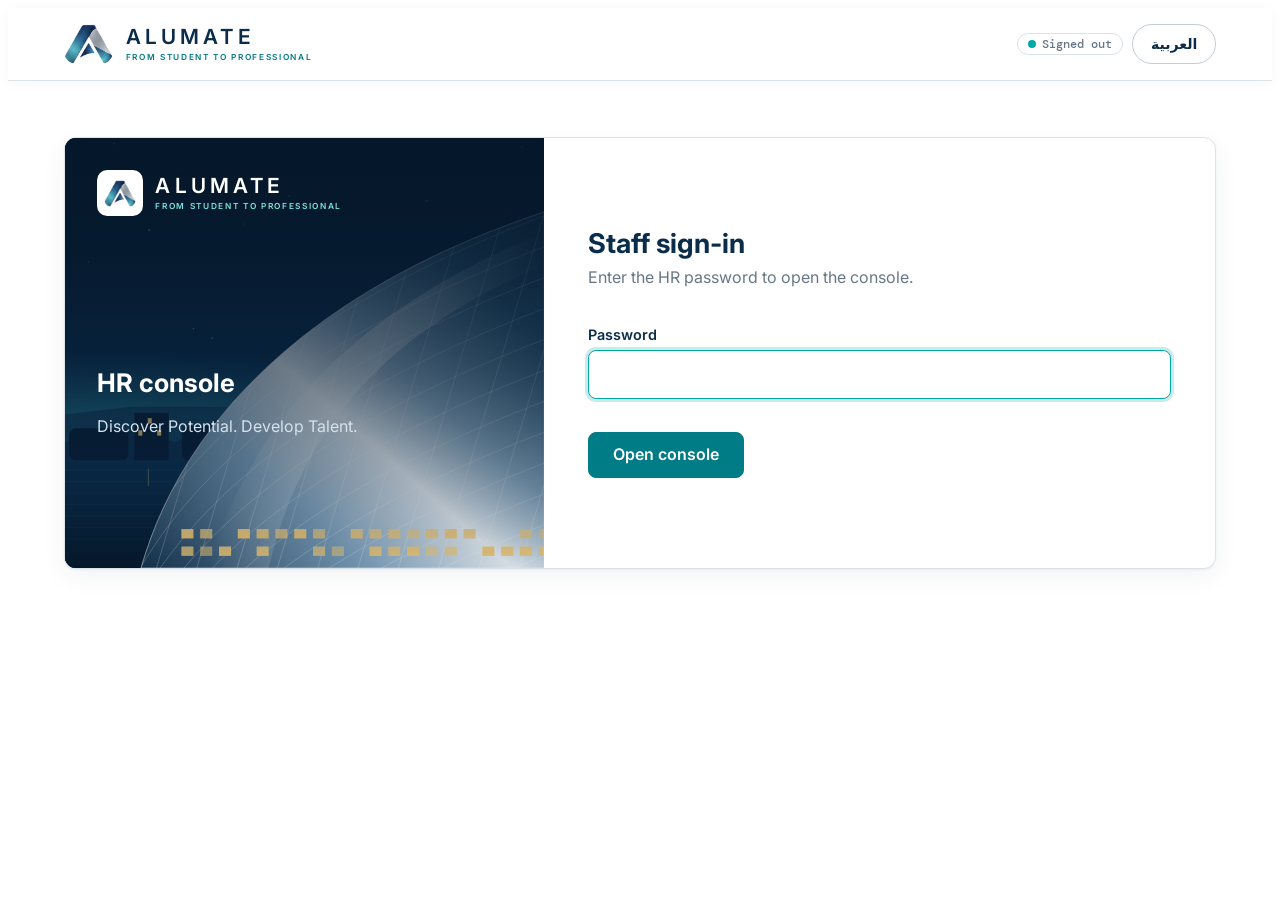
<file: hr.html>
<!doctype html>
<html lang="en"><head><base target="_top"><meta charset="utf-8"><meta name="viewport" content="width=device-width, initial-scale=1">
<title>ألوميت · ALUMATE HR</title>
<meta name="theme-color" content="#0B2D4A">
<link rel="icon" type="image/png" href="[data-uri]">
<link rel="preconnect" href="https://fonts.googleapis.com">
<link rel="preconnect" href="https://fonts.gstatic.com" crossorigin>
<link rel="stylesheet" href="https://fonts.googleapis.com/css2?family=Inter:wght@400;500;600;700&family=IBM+Plex+Sans+Arabic:wght@400;500;600;700&family=DM+Mono:wght@400;500&display=swap">
<link rel="stylesheet" href="style.css?v=4">
<script src="config.js"></script>
<script src="kh.js?v=4"></script>
</head><body>
<div id="app">
  <header class="top"><div class="wrap bar">
    <div class="brand"><span class="mk" aria-hidden="true"></span><span class="bn"><b>ALUMATE</b><small data-t>From student to professional</small></span></div>
    <div class="side"><span class="live off" id="live"><i></i><span id="live-t">Signed out</span></span><span id="langslot"></span></div></div></header>
  <main id="main">
    <section id="login" class="wrap sect"><div class="split"><div class="l"><div class="brand"><span class="mk" aria-hidden="true"></span><span class="bn"><b>ALUMATE</b><small data-t>From student to professional</small></span></div><h2 data-t>HR console</h2><p data-t>Discover Potential. Develop Talent.</p></div>
      <div class="r"><h2 data-t>Staff sign-in</h2><p class="muted" style="margin-top:.3rem" data-t>Enter the HR password to open the console.</p>
      <form id="lf" novalidate><div class="f" style="margin-block:1rem"><label for="pw" data-t>Password</label><input id="pw" type="password" dir="ltr" autocomplete="current-password"></div><div class="err big" id="lerr"></div><div class="actions"><button class="btn" type="submit" id="lgo" data-t>Open console</button></div></form></div></div></section>
    <section id="v-adm" hidden><div class="wrap sect"><div class="shell">
      <aside class="sn"><p class="sn-t" data-t>HR console</p><div class="pipe" id="pipe" role="group" data-t-aria aria-label="Stage"></div><p class="sn-f" dir="ltr">CONNECT / TRAIN / GROW</p></aside>
      <div class="mn">
      <div class="head"><p class="eyebrow" data-t>Discover Potential. Develop Talent.</p><h2 class="h2" data-t>HR console</h2>
        <p class="muted" data-t>Registrations arrive here. Screen them, invite the shortlist to the tests, then select by score. Everything is saved to your Google Sheet.</p>
        <div id="banner"></div></div>
      <div class="ctrl"><div class="seg" role="group" data-t-aria aria-label="Intake"><button id="sn-w26" aria-pressed="true" data-t>Winter 2026</button><button id="sn-s27" aria-pressed="false" data-t>Summer 2027</button></div></div>
      <div class="tchips" id="dchips" role="group" data-t-aria aria-label="Discipline"></div>
      <div id="sbody"></div>
      <div id="copybox" hidden><textarea id="ct" dir="auto" readonly rows="6" data-t-aria aria-label="Copied text"></textarea></div>
      </div></div></div></section>
  </main>
  <div id="toast" role="status" aria-live="polite"><span id="toast-t"></span></div>
</div>
<script>
var BASE=location.href.replace(/[?#].*$/,'').replace(/[^\/]*$/,''),FORCE_LANG=(new URLSearchParams(location.search).get('lang')||''),DEMO=!!window.ALUMATE_DEMO;
(function(){
  var $=function(s,r){return (r||document).querySelector(s)};
  var $$=function(s,r){return Array.prototype.slice.call((r||document).querySelectorAll(s))};
  var esc=function(s){return String(s==null?'':s).replace(/[&<>"']/g,function(c){return {'&':'&amp;','<':'&lt;','>':'&gt;','"':'&quot;',"'":'&#39;'}[c]})};
  var shuffle=function(a){a=a.slice();for(var i=a.length-1;i>0;i--){var j=Math.floor(Math.random()*(i+1));var t=a[i];a[i]=a[j];a[j]=t}return a};
  var clamp=function(v,lo,hi){return Math.max(lo,Math.min(hi,v))};
  var t=KH.t,tu=KH.tu,dt=KH.dt;
  KH.add({
    'From student to professional':'من طالب إلى محترف',
    'All':'الكل','{n} applicants':'{n} متقدم','{n} waiting':'{n} بالانتظار','{n} pending':'{n} قيد الإنجاز','{n} scored':'{n} لديهم نتائج','STAGE {n}':'المرحلة {n}',
    'New':'جديد','registered {d}':'سجّل في {d}','GPA':'المعدل','No registrations match.':'لا توجد تسجيلات مطابقة.','{n} shown':'المعروض: {n}',
    'Registered':'المسجّلون','Awaiting screening':'بانتظار الفرز','Average GPA':'متوسط المعدل','Stopped at the form':'توقفوا عند النموذج',
    'Registrations by discipline':'التسجيلات حسب التخصص',
    'Only the listed disciplines can register. Other majors are stopped at the form automatically. Tap a bar to filter.':'يمكن التسجيل في التخصصات المدرجة فقط. تتوقف التخصصات الأخرى عند النموذج تلقائياً. اضغط على أي شريط للتصفية.',
    'Search':'بحث','Search name, phone or email':'ابحث بالاسم أو الجوال أو البريد الإلكتروني','Copy contacts (CSV)':'نسخ بيانات التواصل (CSV)',
    'Select {n}':'تحديد {n}','{a} waiting · {b} meet the minimum · {c} selected':'{a} بالانتظار · {b} يحققون الحد الأدنى · {c} محدد',
    'Select all meeting minimum':'تحديد كل من يحقق الحد الأدنى','Clear':'مسح التحديد','Not this time ({n})':'ليس هذه المرة ({n})','Invite to tests ({n})':'دعوة إلى الاختبارات ({n})',
    'SMS to applicants ({n})':'رسالة نصية للمتقدمين ({n})',
    'Each person gets their own access code, and the message in the language they registered in. Use {name}, {code} and {link}.':'يحصل كل متقدم على رمز دخول خاص به، وتصله الرسالة باللغة التي سجّل بها. استخدم {name} و{code} و{link}.',
    'Test link':'رابط الاختبار','Message in English':'الرسالة بالإنجليزية','Message in Arabic':'الرسالة بالعربية','Preview for {n}':'معاينة لـ {n}',
    'Prepare messages ({n})':'تجهيز الرسائل ({n})','Cancel':'إلغاء',
    'ALUMATE prepares the messages. You copy them from the Assessment stage into your SMS service.':'تجهّز ألوميت الرسائل، وأنت تنسخها من مرحلة التقييم إلى خدمة الرسائل النصية.',
    'Nobody is waiting for screening in this selection.':'لا أحد بانتظار الفرز في هذا الاختيار.','Screening':'الفرز',
    'These applicants registered in a required discipline. Review their GPA, then invite the shortlist to the IQ and personality tests.':'سجّل هؤلاء المتقدمون في تخصص مطلوب. راجع معدلاتهم ثم ادعُ القائمة المختصرة إلى اختبار الذكاء واختبار الشخصية.',
    'Minimum GPA':'الحد الأدنى للمعدل','Links to share':'الروابط للمشاركة',
    'Put the registration link in your advertisement. The page has a language button, and the Arabic and English links open it in that language. The tests link goes in the SMS, together with each applicant’s own access code.':'ضع رابط التسجيل في إعلانك. تحتوي الصفحة على زر لتبديل اللغة، وروابط العربية والإنجليزية تفتحها بتلك اللغة مباشرة. أما رابط الاختبارات فيوضع في الرسالة النصية مع رمز الدخول الخاص بكل متقدم.',
    '{l} link':'رابط {l}','Copy':'نسخ','Add applicants':'إضافة متقدمين',
    'Paste rows exported from your registration form or Excel, one applicant per line, in this order: {f}. Tab or comma separated. Leave Intake empty to use the intake selected above. A discipline outside the five required is skipped and counted as stopped at the form.':'الصق صفوفاً مصدّرة من نموذج التسجيل أو من Excel، متقدم واحد في كل سطر، بهذا الترتيب: {f}. يمكن الفصل بعلامة تبويب أو فاصلة. اترك الموسم فارغاً لاستخدام الموسم المحدد أعلاه. التخصص خارج التخصصات الخمسة المطلوبة يُتخطّى ويُحسب ضمن من توقفوا عند النموذج.',
    'Name, Mobile, Email, University, Degree, Discipline, GPA, Intake':'الاسم، الجوال، البريد الإلكتروني، الجامعة، الدرجة، التخصص، المعدل، الموسم',
    'Applicants to import':'المتقدمون المراد استيرادهم','Import':'استيراد','Load sample applicants':'تحميل متقدمين تجريبيين','Remove sample applicants':'حذف المتقدمين التجريبيين',
    'IQ test (0 to 100)':'اختبار الذكاء (من 0 إلى 100)','IQ test score':'درجة اختبار الذكاء','{l} score':'درجة {l}','Save scores':'حفظ الدرجات',
    'Personality is the average of the five traits.':'درجة الشخصية هي متوسط الصفات الخمس.',
    'Code':'الرمز','Mobile':'الجوال','{n} links':'{n} روابط','{n} disciplines':'{n} تخصصات','{n} sample applicants':'{n} متقدمين تجريبيين','No sample applicants':'لا يوجد متقدمون تجريبيون','In progress':'قيد الأداء','Reopen test':'إعادة فتح الاختبار','IQ test {a} · Personality {p}':'اختبار الذكاء {a} · الشخصية {p}','took {m} min':'استغرق {m} دقيقة',
    'Invited':'المدعوون','Completed':'أكملوا','Pending':'قيد الإنجاز','Completion':'نسبة الإكمال','Messages to send':'رسائل بانتظار الإرسال',
    'ALUMATE prepares each personalised SMS with its access code. Copy them into your SMS service, then mark them as sent. {n} waiting.':'تجهّز ألوميت رسالة نصية لكل متقدم مع رمز الدخول الخاص به. انسخها إلى خدمة الرسائل النصية ثم علّمها كمُرسلة. بالانتظار: {n}.',
    'Copy numbers and messages':'نسخ الأرقام والرسائل','Mark all as sent':'تعليم الكل كمُرسل','and {n} more':'و{n} أخرى',
    'Applicants take the tests with the number and code from their SMS, or you enter their scores yourself.':'يؤدي المتقدمون الاختبارات بالرقم والرمز الموجودين في رسالتهم، أو تدخل أنت درجاتهم بنفسك.',
    'Copy pending numbers':'نسخ أرقام من لم يكملوا','Prepare reminder ({n})':'تجهيز تذكير ({n})',
    'Nobody has been invited in this selection yet. Invite a shortlist from Screening.':'لم تتم دعوة أحد في هذا الاختيار بعد. ادعُ قائمة مختصرة من مرحلة الفرز.',
    'Import scores from another test platform':'استيراد درجات من منصة اختبارات أخرى',
    'One line per applicant: {a} (0 to 100 each), or {b} to include the five traits. Only invited applicants in this intake are updated.':'سطر لكل متقدم: {a} (من 0 إلى 100 لكل درجة)، أو {b} لإضافة الصفات الخمس. يتم تحديث المدعوين فقط في هذا الموسم.',
    'mobile, IQ, personality':'الجوال، الذكاء، الشخصية','mobile, IQ, R, T, I, L, C':'الجوال، الذكاء، R، T، I، L، C',
    'Scores to import':'الدرجات المراد استيرادها','Apply scores':'تطبيق الدرجات',
    'Personality profile':'ملف الشخصية','Distribution of final scores':'توزيع الدرجات النهائية','Cutoff {n}':'حد القبول {n}',
    'Criterion':'المعيار','Score':'الدرجة','Weight':'الوزن','Points':'النقاط','Decision override':'تغيير القرار','Pinned':'مثبّت','Details for {n}':'تفاصيل {n}',
    'Ranking criteria':'معايير الترتيب','Weight presets':'أوزان جاهزة','Balanced':'متوازن','Academic first':'الأكاديمي أولاً','IQ first':'الذكاء أولاً','Personality first':'الشخصية أولاً',
    'Weights':'الأوزان','Minimums to be considered':'الحدود الدنيا للنظر في الطلب','Min. IQ test score':'الحد الأدنى لاختبار الذكاء',
    'Weights are normalised automatically. Personality is a supporting signal, not a reason to reject on its own.':'تُضبط الأوزان تلقائياً لتكون نسبها من المجموع. الشخصية مؤشر مساعد وليست سبباً للرفض وحدها.',
    'Offers to make':'عدد العروض','Fewer offers':'عروض أقل','More offers':'عروض أكثر','Copy offers (CSV)':'نسخ العروض (CSV)',
    'Tests done':'أكملوا الاختبارات','Eligible':'المؤهلون','Offers':'العروض','Cutoff score':'درجة حد القبول','Pipeline':'مسار التقديم','Score distribution':'توزيع الدرجات','Offer':'عرض','Other eligible':'مؤهلون آخرون',
    'Nobody has completed the tests for {d} in {s} yet.':'لم يُكمل أحد الاختبارات لتخصص {d} في {s} بعد.','Cutoff · offer {n}':'حد القبول · العرض {n}',
    'Notify applicants':'إشعار المتقدمين',
    'Prepare the outcome SMS for this discipline and intake, in each applicant’s own language. They appear under Messages to send in the Assessment stage. Each person is prepared once.':'جهّز رسائل النتيجة لهذا التخصص والموسم، بلغة كل متقدم. تظهر ضمن «رسائل بانتظار الإرسال» في مرحلة التقييم. يُجهَّز لكل شخص مرة واحدة.',
    '{n} people':'{n} أشخاص','No one in this group.':'لا أحد في هذه المجموعة.','Prepare SMS ({n})':'تجهيز الرسائل ({n})',
    'Updated: {n}':'تم تحديث: {n}','Not found among invited: {n}':'غير موجودين بين المدعوين: {n}','Lines not valid: {n}':'أسطر غير صالحة: {n}','Imported: {n}':'تم استيراد: {n}',
    'Outside the five disciplines: {n}':'خارج التخصصات الخمسة: {n}','Already registered: {n}':'مسجّلون مسبقاً: {n}','Rows not valid: {n}':'صفوف غير صالحة: {n}',
    'Enter the password.':'اكتب كلمة السر.','Checking':'جارٍ التحقق','Open console':'فتح لوحة الإدارة',
    'Meets minimum':'يحقق الحد الأدنى','Below minimum':'أقل من الحد الأدنى','Close':'إغلاق','Enter scores':'إدخال الدرجات',
    'Staff sign-in':'دخول الموظفين','Enter the HR password to open the console.':'اكتب كلمة سر الموارد البشرية لفتح لوحة الإدارة.','Password':'كلمة السر','HR console':'لوحة الموارد البشرية',
    'Registrations arrive here. Screen them, invite the shortlist to the tests, then select by score. Everything is saved to your Google Sheet.':'تصل التسجيلات إلى هنا. افرزها، وادعُ القائمة المختصرة إلى الاختبارات، ثم اختر حسب الدرجات. كل شيء يُحفظ في جدول Google الخاص بك.',
    'Intake':'الموسم','Discipline':'التخصص','Stage':'المرحلة','Copied text':'النص المنسوخ',
    'Assessment':'التقييم','Selection':'الاختيار','Not shortlisted':'غير مرشّحين','SMS sent':'أُرسلت الرسالة','IQ test':'اختبار الذكاء','Personality':'الشخصية',
    'Auto':'تلقائي','Pin as offer':'تثبيت كعرض','Decline':'رفض','Waitlist':'قائمة الانتظار','Not selected':'غير مختار','Declined':'مرفوض',
    'Invite':'دعوة','Reminder':'تذكير','Registration':'التسجيل','Registration · Arabic':'التسجيل · العربية','Registration · English':'التسجيل · الإنجليزية','Tests':'الاختبارات','Shortlisted':'القائمة المختصرة',
    'Signed out':'غير مسجّل الدخول','Saving':'جارٍ الحفظ','Live · saved to your Google Sheet':'مباشر · محفوظ في جدول Google','Not saved · retrying':'لم يُحفظ · إعادة المحاولة',
    'Messages ready to send: {n}':'رسائل جاهزة للإرسال: {n}','Not shortlisted: {n}':'غير مرشّحين: {n}','Reminders ready to send: {n}':'تذكيرات جاهزة للإرسال: {n}',
    'Messages copied: {n}':'رسائل منسوخة: {n}','Marked as sent: {n}':'عُلّمت كمُرسلة: {n}','Test reopened for {n}':'أُعيد فتح الاختبار لـ {n}','Scores saved for {n}':'حُفظت درجات {n}',
    'Paste some scores first':'الصق بعض الدرجات أولاً','Enter all six scores between 0 and 100':'أدخل الدرجات الست بين 0 و100','Paste some rows first':'الصق بعض الصفوف أولاً',
    'Sample applicants added: {n}':'أُضيف متقدمون تجريبيون: {n}','Sample applicants removed':'تم حذف المتقدمين التجريبيين','Messages ready under Assessment: {n}':'رسائل جاهزة في مرحلة التقييم: {n}',
    'Pending numbers copied':'تم نسخ الأرقام','Contacts copied as CSV':'تم نسخ بيانات التواصل بصيغة CSV','Link copied':'تم نسخ الرابط','Offers copied as CSV':'تم نسخ العروض بصيغة CSV',
    'Copy the text from the box at the bottom':'انسخ النص من المربع في أسفل الصفحة','Could not save: {e}':'تعذّر الحفظ: {e}',
    'Discover Potential. Develop Talent.':'اكتشف الإمكانات. طوّر المواهب.',
    'Transcript':'كشف الدرجات','Open transcript':'فتح كشف الدرجات','No transcript yet':'لم يُرفع كشف الدرجات بعد',
    'Programme details':'تفاصيل البرنامج',
    'These dates and the open/closed switch are shown on the registration page for the selected intake. When applications are closed, nobody can register for it.':'تظهر هذه التواريخ ومفتاح الفتح والإغلاق في صفحة التسجيل للموسم المحدد. عند إغلاق التقديم لا يستطيع أحد التسجيل فيه.',
    'Starts':'تاريخ البدء','Duration (weeks)':'المدة (بالأسابيع)','Apply by':'آخر موعد للتقديم','Applications open':'التقديم مفتوح',
    'Applications are closed':'التقديم مغلق','Applications are open':'التقديم مفتوح','Closed since the apply-by date has passed':'مغلق لأن آخر موعد للتقديم انتهى',
    'Governorate':'المحافظة','Wilayat':'الولاية'
  });
  KH.add({
    'Application period':'فترة التقديم',
    'The dates between which students can register. When the switch is off, nobody can register.':'التواريخ التي يستطيع فيها الطلبة التسجيل. عند إيقاف المفتاح لا يستطيع أحد التسجيل.',
    'Applications open from':'يبدأ التقديم في','Applications close on':'ينتهي التقديم في','Applications open':'التقديم مفتوح',
    'Not open yet · opens on {x}':'لم يبدأ بعد · يبدأ في {x}',
    'Training':'التدريب','Training starts on':'يبدأ التدريب في','Training duration (in weeks)':'مدة التدريب (بالأسابيع)',
    'Used for every discipline that has no duration of its own below.':'تُستخدم لكل تخصص ليس له مدة خاصة به في الأسفل.',
    'Disciplines: required qualification and training duration':'التخصصات: المؤهل المطلوب ومدة التدريب',
    'Tick every qualification you accept for each discipline. Students see this on the programme card, and the form stops anyone who does not match. Leave all unticked to accept any qualification.':'حدّد كل مؤهل تقبله في كل تخصص. يرى الطلبة ذلك في بطاقة البرنامج، ويمنع النموذج من لا يطابق الشرط. اترك الكل بدون تحديد لقبول أي مؤهل.',
    'Required qualification':'المؤهل المطلوب','Same as above':'مثل الأعلى','Training duration (weeks)':'مدة التدريب (أسابيع)',
    'Demonstration data':'بيانات تجريبية',
    'For presentations only. Adds made-up applicants so you can show screening, the tests and the ranking. They are marked as samples and can be removed in one tap.':'للعروض التقديمية فقط. يضيف متقدمين وهميين لتعرض الفرز والاختبارات والترتيب. تظهر عليهم علامة تجريبي ويمكن حذفهم بضغطة واحدة.',
    'Test period for this invitation':'فترة الاختبار لهذه الدعوة',
    'First test day':'أول يوم للاختبار','Days to take the test':'عدد أيام الاختبار',
    'Applicants choose one day inside this period. Test period: {a} to {b}.':'يختار المتقدم يوماً واحداً ضمن هذه الفترة. فترة الاختبار: من {a} إلى {b}.',
    'Test period {a} to {b}':'فترة الاختبار من {a} إلى {b}','Booked {d}':'حجز يوم {d}','Not booked yet':'لم يحجز يوماً بعد',
    'Test period ended':'انتهت فترة الاختبار','Extend period':'تمديد الفترة','Test period extended for {n}':'تم تمديد فترة الاختبار لـ {n}',
    'Total score':'الدرجة الكلية',
    'Applicants take the tests online with the number and code from their SMS. Their scores are recorded here automatically.':'يؤدي المتقدمون الاختبارات عبر الإنترنت بالرقم والرمز الموجودين في رسالتهم، وتُسجَّل درجاتهم هنا تلقائياً.',
    'Qualification':'المؤهل','Field of study':'مجال الدراسة','Training duration':'مدة التدريب'
  });
  var SEASONS={w26:'Winter 2026',s27:'Summer 2027'};
  var UNIS=KH.UNIS.map(function(u){return u[0]});
  var sn=function(k){return t(SEASONS[k])};
  var CODECH='ABCDEFGHJKLMNPQRSTUVWXYZ23456789';
  var makeCode=function(rf){var s='';for(var i=0;i<6;i++)s+=CODECH[Math.floor((rf?rf():Math.random())*CODECH.length)];return s};

  /* ---------- disciplines ---------- */
  var DISC=KH.DISC;
  var D={};DISC.forEach(function(d){D[d.id]=d});
  var glyph=function(d){return '<svg viewBox="0 0 32 32" fill="none" stroke="currentColor" stroke-width="2" stroke-linecap="round" stroke-linejoin="round" aria-hidden="true">'+d.g+'</svg>'};
  var ORDER=['R','T','I','L','C'];
  var TL={R:'Reliability',T:'Teamwork',I:'Initiative',L:'Learning',C:'Composure'};
  var tl=function(k){return t(TL[k])};

  /* ---------- sample data ---------- */
  var M=['Ahmed','Mohammed','Salim','Khalid','Said','Nasser','Yousuf','Hamad','Abdullah','Mazin','Faisal','Rashid','Ali','Hilal','Sultan'];
  var F=['Mariam','Fatima','Shaikha','Asma','Huda','Reem','Amna','Lujain','Aisha','Noor','Sara','Bushra','Jokha','Zainab','Muna'];
  var FAM=['Al Balushi','Al Harthi','Al Hinai','Al Rashdi','Al Busaidi','Al Maamari','Al Kindi','Al Siyabi','Al Ghafri','Al Abri','Al Shukaili','Al Mahrouqi','Al Riyami','Al Farsi','Al Rawahi','Al Wahaibi'];
  var M_AR=['أحمد','محمد','سالم','خالد','سعيد','ناصر','يوسف','حمد','عبدالله','مازن','فيصل','راشد','علي','هلال','سلطان'];
  var F_AR=['مريم','فاطمة','شيخة','أسماء','هدى','ريم','آمنة','لجين','عائشة','نور','سارة','بشرى','جوخة','زينب','منى'];
  var FAM_AR=['البلوشي','الحارثي','الهنائي','الراشدي','البوسعيدي','المعمري','الكندي','السيابي','الغافري','العبري','الشكيلي','المحروقي','الريامي','الفارسي','الراوحي','الوهيبي'];
  var DEFAULT_SMS={en:'Hello {name}, you have been shortlisted for the internship programme. Please complete two short online tests (about 10 minutes) on one day between {from} and {to}: {link}\nYour access code: {code}',ar:'مرحباً {name}، تم ترشيحك لبرنامج التدريب. يرجى إكمال اختبارين قصيرين عبر الإنترنت (نحو 10 دقائق) في يوم واحد بين {from} و{to}: {link}\nرمز الدخول الخاص بك: {code}'};
  var REMIND_SMS={en:'Hello {name}, a reminder to complete your internship tests by {to}: {link}\nAccess code: {code}',ar:'مرحباً {name}، نذكّرك بإكمال اختبارات التدريب قبل نهاية {to}: {link}\nرمز الدخول: {code}'};
  /* every applicant gets the messages in the language they registered in */
  var langOf=function(a){return a.lang==='ar'||a.lang==='en'?a.lang:(KH.hasArabic(a.name)?'ar':'en')};
  var withLang=function(u,l){return /[?&]lang=/.test(u)?u:u+(u.indexOf('?')>-1?'&':'?')+'lang='+l};
  var fill=function(tx,a,win){var l=langOf(a),f=win?win.from:a.tfrom,e=win?win.to:a.tto;return tx.replace(/\{name\}/g,a.name.split(' ')[0]).replace(/\{code\}/g,a.code||'').replace(/\{link\}/g,withLang(LINK,l)).replace(/\{from\}/g,f?KH.dayFmt(f,l,'short'):'').replace(/\{to\}/g,e?KH.dayFmt(e,l,'short'):'')};
  var apps=[],outbox=[],blocked={w26:0,s27:0};
  var PROG={w26:{open:true,opens:'',start:'',weeks:'',deadline:'',disc:{}},s27:{open:true,opens:'',start:'',weeks:'',deadline:'',disc:{}}};
  var LINK='https://assess.example.com';
  function makeApps(n,pre){
    var seed=20261009;
    var r=function(){seed=(seed*1664525+1013904223)>>>0;return seed/4294967296};
    var pick=function(a){return a[Math.floor(r()*a.length)]};
    var used={},out=[],now=Date.now();
    for(var i=0;i<n;i++){
      var d=pick(DISC),name,first,lg=r()<.55?'ar':'en',gi=r()<.5,fi,li;
      do{fi=Math.floor(r()*15);li=Math.floor(r()*16);first=(gi?M:F)[fi];name=first+' '+FAM[li]}while(used[name]);
      used[name]=1;
      var arName=(gi?M_AR:F_AR)[fi]+' '+FAM_AR[li];
      var gv=pick(KH.GEO);
      var u=r(),status=u<.2?'new':(u<.32?'out':(u<.5?'invited':'assessed')),ql=['bsc','bsc','bsc','hd','dip','msc'][Math.floor(r()*6)];
      var a={id:pre+i,lang:lg,name:lg==='ar'?arName:name,phone:'9'+String(Math.floor(1000000+r()*8999999)),email:name.toLowerCase().replace(/\s+/g,'.')+'@example.com',
        uni:pick(UNIS),major:pick(d.majors),gov:gv[0],wil:pick(gv[2])[0],disc:d.id,gpa:Math.round((2.4+r()*1.55)*100)/100,season:r()<.5?'w26':'s27',at:now-Math.floor(r()*8)*864e5-Math.floor(r()*5)*36e5,qual:ql,status:status,dec:'auto',notified:{},demo:true};
      if(status==='invited'||status==='assessed')a.code=makeCode(r);
      if(status==='invited'){var tn=KH.todayNo(),off=Math.floor(r()*2);a.tfrom=tn-off;a.tto=tn-off+2;if(r()<.5)a.tday=tn+Math.floor(r()*(3-off))}
      if(status==='assessed'){
        var base=48+r()*44,tr={};
        ORDER.forEach(function(k){tr[k]=Math.round(clamp(base+(r()-.5)*34,15,100))});
        a.tr=tr;a.pe=Math.round(ORDER.reduce(function(s,k){return s+tr[k]},0)/5);a.ab=Math.round(32+r()*66);
      }
      out.push(a);
    }
    return out;
  }
  function seedOutbox(){
    apps.filter(function(a){return a.status==='invited'}).slice(0,4).forEach(function(a){
      outbox.push({id:'m'+a.id,to:a.phone,name:a.name,kind:'Invite',text:fill(DEFAULT_SMS[langOf(a)],a),ts:Date.now()-864e5,season:a.season,sent:false,demo:true});
    });
  }

  /* ---------- state ---------- */
  var A={mode:'reg',lastId:null};
  var S={disc:null,form:null};
  var T=null;
  var H={stage:1,fold:{},season:'w26',disc:'all',screenGpa:2.7,sel:{},composer:false,sms:{en:DEFAULT_SMS.en,ar:DEFAULT_SMS.ar},q:'',openIds:{},open:{},tw:{from:'',days:3}};
  var W={gpa:30,ab:40,pe:30};
  var G={minGpa:2.7,minAb:50};
  var PRE={balanced:{gpa:30,ab:40,pe:30},academic:{gpa:50,ab:25,pe:25},iq:{gpa:20,ab:60,pe:20},personality:{gpa:20,ab:30,pe:50}};
  var SEG=['gpa','ab','pe'],SEGN=['GPA','IQ test','Personality'],SEGC=['var(--s1)','var(--s2)','var(--s3)'];
  var activeTimer=null,csvText='';

  var tt=null;
  function toast(m,v){var el=$('#toast');$('#toast-t').textContent=t(m,v);el.classList.add('on');clearTimeout(tt);tt=setTimeout(function(){el.classList.remove('on')},2600)}
  function copyText(txt,msg,v){
    var fb=function(){var b=$('#copybox');b.hidden=false;var ta=$('#ct');ta.value=txt;ta.focus();ta.select();toast('Copy the text from the box at the bottom')};
    if(navigator.clipboard&&navigator.clipboard.writeText){navigator.clipboard.writeText(txt).then(function(){toast(msg,v)},fb)}else fb();
  }

  /* =========================================================
     HR CONSOLE
     ========================================================= */
  var STAT={new:['Awaiting screening','p-new'],out:['Not shortlisted','p-out'],invited:['SMS sent','p-inv'],assessed:['Tests done','p-done']};
  function scope(){return apps.filter(function(a){return a.season===H.season&&(H.disc==='all'||a.disc===H.disc)})}
  function dayTxt(ts){return KH.date(ts)}
  function resetSel(){H.sel={};H.composer=false}

  function renderDchips(){
    var ap=apps.filter(function(a){return a.season===H.season});
    var h='<button class="tchip all" type="button" data-act="disc" data-id="all" aria-pressed="'+(H.disc==='all')+'"'+(H.stage===4?' disabled':'')+'>'+esc(t('All'))+' <b>'+ap.length+'</b></button>';
    DISC.forEach(function(d){
      var c=ap.filter(function(a){return a.disc===d.id}).length;
      h+='<button class="tchip" type="button" data-act="disc" data-id="'+d.id+'" aria-pressed="'+(H.disc===d.id)+'"><span class="dot" style="--h:'+d.h+'">'+glyph(d)+'</span>'+esc(dt(d,'title'))+' <b>'+c+'</b></button>';
    });
    $('#dchips').innerHTML=h;
  }
  function renderPipe(){
    var sc=scope();
    var c=function(f){return sc.filter(f).length};
    var items=[
      ['Registered',t('{n} applicants',{n:sc.length})],
      ['Screening',t('{n} waiting',{n:c(function(a){return a.status==='new'})})],
      ['Assessment',t('{n} pending',{n:c(function(a){return a.status==='invited'})})],
      ['Selection',t('{n} scored',{n:c(function(a){return a.status==='assessed'})})]
    ];
    $('#pipe').innerHTML=items.map(function(x,i){return '<button class="stg" type="button" data-act="stage" data-id="'+(i+1)+'" aria-pressed="'+(H.stage===i+1)+'"><span class="n">'+esc(t('STAGE {n}',{n:i+1}))+'</span><span class="t">'+esc(t(x[0]))+'</span><b>'+esc(x[1])+'</b></button>'}).join('');
  }
  function render(){
    if(H.stage===4&&H.disc==='all')H.disc=DISC[0].id;
    $('#sn-w26').setAttribute('aria-pressed',H.season==='w26');
    $('#sn-s27').setAttribute('aria-pressed',H.season==='s27');
    renderDchips();renderPipe();
    [stage1,stage2,stage3,stage4][H.stage-1]();
  }
  $('#sn-w26').addEventListener('click',function(){H.season='w26';resetSel();render()});
  $('#sn-s27').addEventListener('click',function(){H.season='s27';resetSel();render()});
  $('#dchips').addEventListener('click',function(e){var b=e.target.closest('[data-act]');if(b&&!b.disabled)act(b.dataset.act,b)});
  $('#pipe').addEventListener('click',function(e){var b=e.target.closest('[data-act]');if(b)act(b.dataset.act,b)});
  $('#sbody').addEventListener('toggle',function(e){var d=e.target;if(d&&d.dataset&&d.dataset.fold)H.fold[d.dataset.fold]=d.open},true);

  /* ----- stage 1: registered ----- */
  /* qualification and field of study, written for the current language */
  function qm(a){return esc([a.qual?KH.qualName(a.qual):'',tu(a.major)].filter(Boolean).join(' · '))}
  /* the four numbers HR ranks by, recorded automatically when the applicant finishes the tests */
  function chips(a,total){
    var c=calc(a);
    return '<small class="scs"><span>'+esc(t('GPA'))+' <b>'+a.gpa.toFixed(2)+'</b></span><span>'+esc(t('IQ test'))+' <b>'+a.ab+'%</b></span><span>'+esc(t('Personality'))+' <b>'+a.pe+'%</b></span>'+(total?'<span>'+esc(t('Total score'))+' <b>'+c.sum.toFixed(1)+'%</b></span>':'')+'</small>';
  }
  function where(a){return [a.wil,a.gov].filter(Boolean).map(function(x){return esc(tu(x))}).join(' · ')}
  /* only a Google Drive web link is ever turned into a clickable link */
  function trLink(a){
    if(a.demo)return '';
    if(!a.transcript||!/^https:\/\/(drive|docs)\.google\.com\//.test(a.transcript))return (where(a)?' · ':'')+'<span class="muted">'+esc(t('No transcript yet'))+'</span>';
    return (where(a)?' · ':'')+'<a href="'+esc(a.transcript)+'" target="_blank" rel="noopener">'+esc(t('Open transcript'))+'</a>';
  }
  function s1row(a){
    var st=STAT[a.status];
    return '<li class="row r2 nock'+(a.id===A.lastId?' mine':'')+'" id="s1-'+a.id+'"><div class="who"><b>'+esc(a.name)+(a.id===A.lastId?'<span class="tag">'+esc(t('New'))+'</span>':'')+'</b><small>'+esc(D[a.disc].tag)+' · '+esc(tu(a.uni))+' · '+qm(a)+'</small><small>'+where(a)+trLink(a)+'</small><small class="num">'+esc(a.phone)+' · '+esc(a.email)+' · '+esc(t('registered {d}',{d:dayTxt(a.at)}))+'</small></div>'+
      '<span class="gp"><i>'+esc(t('GPA'))+' </i>'+a.gpa.toFixed(2)+'</span><span class="pill '+st[1]+'">'+esc(t(st[0]))+'</span></li>';
  }
  function s1list(){
    var q=H.q.trim().toLowerCase();
    var list=scope().filter(function(a){return !q||(a.name+' '+a.phone+' '+a.email).toLowerCase().indexOf(q)>-1}).sort(function(x,y){return y.d-x.d||y.gpa-x.gpa});
    $('#s1list').innerHTML=list.length?list.map(s1row).join(''):'<li class="empty">'+esc(t('No registrations match.'))+'</li>';
    $('#s1cnt').textContent=t('{n} shown',{n:list.length});
  }
  function stage1(){
    var ap=apps.filter(function(a){return a.season===H.season}),sc=scope();
    var avg=sc.length?sc.reduce(function(s,a){return s+a.gpa},0)/sc.length:0;
    var mx=Math.max(1,Math.max.apply(null,DISC.map(function(d){return ap.filter(function(a){return a.disc===d.id}).length})));
    $('#sbody').innerHTML=
      linksPanel()+progPanel()+demoPanel()+'<div class="stats"><div><span>'+esc(t('Registered'))+'</span><b class="num">'+sc.length+'</b></div><div><span>'+esc(t('Awaiting screening'))+'</span><b class="num">'+sc.filter(function(a){return a.status==='new'}).length+'</b></div><div><span>'+esc(t('Average GPA'))+'</span><b class="num">'+avg.toFixed(2)+'</b></div><div><span>'+esc(t('Stopped at the form'))+'</span><b class="num">'+blocked[H.season]+'</b></div></div>'+
      '<div class="panel" style="margin-bottom:1rem"><h3 class="h3">'+esc(t('Registrations by discipline'))+'</h3><p class="hint" style="margin-bottom:0">'+esc(t('Only the listed disciplines can register. Other majors are stopped at the form automatically. Tap a bar to filter.'))+'</p>'+
      '<div class="fun" style="--fc:15rem">'+DISC.map(function(d){var n=ap.filter(function(a){return a.disc===d.id}).length;return '<button class="drow" type="button" data-act="disc" data-id="'+d.id+'" aria-pressed="'+(H.disc===d.id)+'"><span>'+esc(dt(d,'title'))+'</span><span class="tr"><i style="width:'+(n/mx*100).toFixed(1)+'%"></i></span><b class="num">'+n+'</b></button>'}).join('')+'</div></div>'+
      '<div class="ctrl"><div class="f" style="flex:1;min-width:12rem"><label for="q" style="position:absolute;inset-inline-start:-9999px">'+esc(t('Search'))+'</label><input id="q" placeholder="'+esc(t('Search name, phone or email'))+'" value="'+esc(H.q)+'"></div><span class="muted num" id="s1cnt"></span><button class="btn ghost sm" type="button" data-act="copy-contacts">'+esc(t('Copy contacts (CSV)'))+'</button></div>'+
      '<ol class="rows" id="s1list"></ol>';
    s1list();
  }

  /* ----- stage 2: screening ----- */
  function pool2(){return scope().filter(function(a){return a.status==='new'}).sort(function(x,y){return y.gpa-x.gpa})}
  function s2row(a){
    var ok=a.gpa>=H.screenGpa,on=!!H.sel[a.id];
    return '<li class="row r2'+(on?' sel':'')+'" id="s2-'+a.id+'"><label class="ckb"><input type="checkbox" data-chk="'+a.id+'" id="c-'+a.id+'"'+(on?' checked':'')+' aria-label="'+esc(t('Select {n}',{n:a.name}))+'"></label>'+
      '<div class="who"><b>'+esc(a.name)+'</b><small>'+esc(D[a.disc].tag)+' · '+esc(tu(a.uni))+' · '+qm(a)+'</small><small>'+where(a)+trLink(a)+'</small><small class="num">'+esc(a.phone)+' · '+esc(a.email)+'</small></div>'+
      '<span class="gp '+(ok?'ok':'low')+'"><i>'+esc(t('GPA'))+' </i>'+a.gpa.toFixed(2)+'</span><span class="pill '+(ok?'p-done':'p-out')+'">'+esc(t(ok?'Meets minimum':'Below minimum'))+'</span></li>';
  }
  function twWin(){var f=KH.isoNo(H.tw.from)||KH.todayNo(),n=clamp(Math.floor(H.tw.days)||3,1,14);f=Math.max(f,KH.todayNo());return {from:f,to:f+n-1}}
  function twRangeTxt(){var w=twWin();return t('Applicants choose one day inside this period. Test period: {a} to {b}.',{a:KH.dayFmt(w.from,null,'long'),b:KH.dayFmt(w.to,null,'long')})}
  function smsPreview(a){return fill(H.sms[langOf(a)],Object.assign({},a,{code:'K7M2QX'}),twWin())}
  function s2dyn(){
    var pool=pool2(),meet=pool.filter(function(a){return a.gpa>=H.screenGpa}),sel=pool.filter(function(a){return H.sel[a.id]});
    var h='<div class="bulk"><span class="cnt num">'+esc(t('{a} waiting · {b} meet the minimum · {c} selected',{a:pool.length,b:meet.length,c:sel.length}))+'</span>'+
      '<button class="btn ghost sm" type="button" data-act="sel-meet"'+(meet.length?'':' disabled')+'>'+esc(t('Select all meeting minimum'))+'</button>'+
      '<button class="btn ghost sm" type="button" data-act="sel-clear"'+(sel.length?'':' disabled')+'>'+esc(t('Clear'))+'</button>'+
      '<button class="btn ghost sm" type="button" data-act="reject"'+(sel.length?'':' disabled')+'>'+esc(t('Not this time ({n})',{n:sel.length}))+'</button>'+
      '<button class="btn sm" type="button" data-act="invite-open"'+(sel.length?'':' disabled')+'>'+esc(t('Invite to tests ({n})',{n:sel.length}))+'</button></div>';
    if(H.composer&&sel.length){
      h+='<div class="composer"><h3 class="h3">'+esc(t('SMS to applicants ({n})',{n:sel.length}))+'</h3>'+
        '<p class="muted" style="font-size:.88rem">'+esc(t('Each person gets their own access code, and the message in the language they registered in. Use {name}, {code} and {link}.'))+'</p><div class="f" style="margin-block:.5rem"><label for="lnk">'+esc(t('Test link'))+'</label><input id="lnk" dir="ltr" value="'+esc(LINK)+'"></div>'+
        '<div class="fgroup" style="margin-top:.8rem"><h4>'+esc(t('Test period for this invitation'))+'</h4><div class="grid2"><div class="f"><label for="tw-from">'+esc(t('First test day'))+'</label><input id="tw-from" type="date" dir="ltr" data-tw="from" min="'+todayIso()+'" value="'+esc(H.tw.from)+'"></div>'+
        '<div class="f"><label for="tw-days">'+esc(t('Days to take the test'))+'</label><input id="tw-days" type="number" min="1" max="14" inputmode="numeric" dir="ltr" data-tw="days" value="'+H.tw.days+'"></div></div><p class="hint" id="twrange" style="margin:.2rem 0 0">'+esc(twRangeTxt())+'</p></div>'+
        '<div class="f"><label for="sms-en">'+esc(t('Message in English'))+'</label><textarea id="sms-en" dir="ltr">'+esc(H.sms.en)+'</textarea></div>'+
        '<div class="f"><label for="sms-ar">'+esc(t('Message in Arabic'))+'</label><textarea id="sms-ar" dir="rtl">'+esc(H.sms.ar)+'</textarea></div>'+
        '<p class="sub-h" style="margin-bottom:.4rem">'+esc(t('Preview for {n}',{n:sel[0].name}))+'</p><div class="sms" id="smsprev" dir="auto">'+esc(smsPreview(sel[0]))+'</div>'+
        '<div class="actions" style="margin-top:.8rem"><button class="btn sm" type="button" data-act="invite-send">'+esc(t('Prepare messages ({n})',{n:sel.length}))+'</button><button class="btn ghost sm" type="button" data-act="invite-cancel">'+esc(t('Cancel'))+'</button></div>'+
        '<p class="hint" style="margin:.6rem 0 0">'+esc(t('ALUMATE prepares the messages. You copy them from the Assessment stage into your SMS service.'))+'</p></div>';
    }
    h+='<ol class="rows">'+(pool.length?pool.map(s2row).join(''):'<li class="empty">'+esc(t('Nobody is waiting for screening in this selection.'))+'</li>')+'</ol>';
    $('#s2dyn').innerHTML=h;
  }
  function stage2(){
    $('#sbody').innerHTML=
      '<div class="panel" style="margin-bottom:1rem"><h3 class="h3">'+esc(t('Screening'))+'</h3><p class="hint" style="margin-bottom:.4rem">'+esc(t('These applicants registered in a required discipline. Review their GPA, then invite the shortlist to the IQ and personality tests.'))+'</p>'+
      '<div class="wrow th"><i class="gap"></i><label for="sg">'+esc(t('Minimum GPA'))+'</label><input type="range" id="sg" data-sg="1" min="0" max="4" step="0.1" value="'+H.screenGpa+'"><output id="o-sg" class="num">'+H.screenGpa.toFixed(1)+'</output></div></div><div id="s2dyn"></div>';
    s2dyn();
  }

  /* ----- data tools (stage 1) ----- */
  /* a setup panel that stays closed until HR opens it (and remembers whether it was open) */
  function fold(id,title,sum,body){
    return '<details class="panel fold" data-fold="'+id+'"'+(H.fold[id]?' open':'')+'><summary><span class="ft">'+esc(title)+'</span><span class="sum">'+esc(sum)+'</span></summary><div class="fold-body">'+body+'</div></details>';
  }
  function linksPanel(){
    var rows=[['Registration',BASE+'?p=apply'],['Registration · Arabic',BASE+'?p=apply&lang=ar'],['Registration · English',BASE+'?p=apply&lang=en'],['Tests',BASE+'?p=test']];
    return fold('links',t('Links to share'),t('{n} links',{n:rows.length}),'<p class="hint" style="margin-bottom:.2rem">'+esc(t('Put the registration link in your advertisement. The page has a language button, and the Arabic and English links open it in that language. The tests link goes in the SMS, together with each applicant’s own access code.'))+'</p>'+
      rows.map(function(r){return '<div class="linkrow"><span>'+esc(t(r[0]))+'</span><input readonly dir="ltr" value="'+esc(r[1])+'" aria-label="'+esc(t('{l} link',{l:t(r[0])}))+'"><button class="btn ghost sm" type="button" data-act="copy-link" data-u="'+esc(r[1])+'">'+esc(t('Copy'))+'</button></div>'}).join(''));
  }
  function todayIso(){return new Date(Date.now()+4*36e5).toISOString().slice(0,10)}
  function progPanel(){
    var p=PROG[H.season],today=todayIso(),pastDue=!!p.deadline&&today>p.deadline,notYet=!!p.opens&&today<p.opens,closed=p.open===false||pastDue||notYet;
    var why=p.open===false?t('Applications are closed'):(pastDue?t('Closed since the apply-by date has passed'):(notYet?t('Not open yet · opens on {x}',{x:KH.fmtDate(p.opens)}):t('Applications are open')));
    var QK=KH.QUAL;
    var rows=DISC.map(function(d){
      var q=(p.disc[d.id]&&p.disc[d.id].qual)||[],w=(p.disc[d.id]&&p.disc[d.id].weeks)||'';
      return '<div class="dqr"><div class="dqh"><span class="dot" style="--h:'+d.h+'">'+glyph(d)+'</span>'+esc(dt(d,'title'))+'</div>'+
        '<div class="f"><span class="sub-h" style="text-transform:none;letter-spacing:0;font-size:.85rem">'+esc(t('Required qualification'))+'</span><div class="chips">'+
          QK.map(function(k){return '<label class="chk"><input type="checkbox" data-dq="'+d.id+'|'+k[0]+'"'+(q.indexOf(k[0])>-1?' checked':'')+'><span>'+esc(KH.qualName(k[0]))+'</span></label>'}).join('')+'</div></div>'+
        '<div class="f dqw"><label for="dw-'+d.id+'">'+esc(t('Training duration (weeks)'))+'</label><input id="dw-'+d.id+'" type="number" min="1" max="52" inputmode="numeric" dir="ltr" data-dw="'+d.id+'" placeholder="'+esc(p.weeks||t('Same as above'))+'" value="'+esc(w)+'"></div></div>';
    }).join('');
    return fold('prog',t('Programme details')+' · '+sn(H.season),why+' · '+t('{n} disciplines',{n:DISC.length}),
      '<div class="fgroup" style="border-top:0;padding-top:0;margin-top:0"><h4>'+esc(t('Application period'))+'</h4><p class="hint">'+esc(t('The dates between which students can register. When the switch is off, nobody can register.'))+'</p>'+
        '<div class="grid2"><div class="f"><label for="pg-opens">'+esc(t('Applications open from'))+'</label><input id="pg-opens" type="date" dir="ltr" data-prog="opens" value="'+esc(p.opens)+'"></div>'+
        '<div class="f"><label for="pg-deadline">'+esc(t('Applications close on'))+'</label><input id="pg-deadline" type="date" dir="ltr" data-prog="deadline" value="'+esc(p.deadline)+'"></div></div>'+
        '<label class="ckb" style="display:flex;gap:.5rem;align-items:center;justify-content:flex-start"><input type="checkbox" id="pg-open" data-prog="open"'+(p.open===false?'':' checked')+'><span>'+esc(t('Applications open'))+'</span></label>'+
        '<p class="hint" style="margin:.5rem 0 0"><span class="pill '+(closed?'p-out':'p-done')+'" id="pg-state">'+esc(why)+'</span></p></div>'+
      '<div class="fgroup"><h4>'+esc(t('Training'))+'</h4>'+
        '<div class="grid2"><div class="f"><label for="pg-start">'+esc(t('Training starts on'))+'</label><input id="pg-start" type="date" dir="ltr" data-prog="start" value="'+esc(p.start)+'"></div></div>'+
        '<div class="f" style="max-width:22rem"><label for="pg-weeks">'+esc(t('Training duration (in weeks)'))+'</label><input id="pg-weeks" type="number" min="1" max="52" inputmode="numeric" dir="ltr" data-prog="weeks" value="'+esc(p.weeks)+'"><span class="sub">'+esc(t('Used for every discipline that has no duration of its own below.'))+'</span></div></div>'+
      '<div class="fgroup"><h4>'+esc(t('Disciplines: required qualification and training duration'))+'</h4><p class="hint">'+esc(t('Tick every qualification you accept for each discipline. Students see this on the programme card, and the form stops anyone who does not match. Leave all unticked to accept any qualification.'))+'</p><div class="dq">'+rows+'</div></div>');
  }
  function demoPanel(){
    if(!DEMO)return '';
    var hasDemo=apps.some(function(a){return a.demo});
    var nDemo=apps.filter(function(a){return a.demo}).length;
    return fold('demo',t('Demonstration data'),nDemo?t('{n} sample applicants',{n:nDemo}):t('No sample applicants'),'<p class="hint">'+esc(t('For presentations only. Adds made-up applicants so you can show screening, the tests and the ranking. They are marked as samples and can be removed in one tap.'))+'</p>'+
      '<div class="actions"><button class="btn ghost sm" type="button" data-act="load-sample">'+esc(t('Load sample applicants'))+'</button>'+(hasDemo?'<button class="btn ghost sm" type="button" data-act="remove-sample">'+esc(t('Remove sample applicants'))+'</button>':'')+'</div>');
  }

  /* ----- stage 3: assessment ----- */
  function winLine(a){
    if(a.tfrom==null||a.tto==null)return '';
    var tn=KH.todayNo(),s=' · '+esc(t('Test period {a} to {b}',{a:KH.dayFmt(a.tfrom,null,'short'),b:KH.dayFmt(a.tto,null,'short')}));
    if(a.tto<tn&&!a.started)return s+' · <b>'+esc(t('Test period ended'))+'</b> · <button class="linkbtn" type="button" data-act="extend" data-id="'+a.id+'">'+esc(t('Extend period'))+'</button>';
    return s+' · '+(a.tday!=null&&a.tday>=tn?esc(t('Booked {d}',{d:KH.dayFmt(a.tday,null,'short')})):esc(t('Not booked yet')));
  }
  function stage3(){
    var pool=scope().filter(function(a){return a.status==='invited'||a.status==='assessed'});
    var pend=pool.filter(function(a){return a.status==='invited'}),done=pool.length-pend.length;
    pool.sort(function(x,y){return (x.status==='invited'?0:1)-(y.status==='invited'?0:1)||y.gpa-x.gpa});
    var rate=pool.length?Math.round(done/pool.length*100):0;
    var rows=pool.map(function(a){
      var st=STAT[a.status],line;
      if(a.status==='invited'){
        line='<small class="num">'+esc(t('Mobile'))+' <span dir="ltr" style="font-family:var(--f-mono);font-weight:700">'+esc(a.phone)+'</span> · '+esc(t('Code'))+' <span dir="ltr" style="font-family:var(--f-mono);font-weight:700">'+esc(a.code)+'</span>'+winLine(a)+(a.started?' · '+esc(t('In progress'))+' · <button class="linkbtn" type="button" data-act="reset-test" data-id="'+a.id+'">'+esc(t('Reopen test'))+'</button>':'')+'</small>';
      }else line=chips(a,true)+(a.elapsed?'<small class="num">'+esc(t('took {m} min',{m:Math.round(a.elapsed/6)/10}))+'</small>':'');
      return '<li class="row r2 nock'+(a.id===A.lastId?' mine':'')+'"><div class="who"><b>'+esc(a.name)+'</b><small>'+esc(D[a.disc].tag)+' · '+esc(tu(a.uni))+' · '+qm(a)+'</small>'+line+'</div><span class="gp"><i>'+esc(t('GPA'))+' </i>'+a.gpa.toFixed(2)+'</span><span class="pill '+st[1]+'">'+esc(t(a.status==='invited'?'Pending':'Completed'))+'</span></li>';
    }).join('');
    var unsent=outbox.filter(function(m){return !m.sent&&m.season===H.season});
    var ob=unsent.slice(0,6).map(function(m){return '<div><b class="num">'+esc(m.to)+'</b> · '+esc(t(m.kind))+' · '+esc(dayTxt(m.ts))+'<span dir="auto">'+esc(m.text)+'</span></div>'}).join('');
    $('#sbody').innerHTML=
      '<div class="stats"><div><span>'+esc(t('Invited'))+'</span><b class="num">'+pool.length+'</b></div><div><span>'+esc(t('Completed'))+'</span><b class="num">'+done+'</b></div><div><span>'+esc(t('Pending'))+'</span><b class="num">'+pend.length+'</b></div><div><span>'+esc(t('Completion'))+'</span><b class="num">'+rate+'%</b></div></div>'+
      '<div class="panel" style="margin-bottom:1rem"><h3 class="h3">'+esc(t('Messages to send'))+'</h3><p class="hint">'+esc(t('ALUMATE prepares each personalised SMS with its access code. Copy them into your SMS service, then mark them as sent. {n} waiting.',{n:unsent.length}))+'</p>'+
      '<div class="actions"><button class="btn sm" type="button" data-act="copy-outbox"'+(unsent.length?'':' disabled')+'>'+esc(t('Copy numbers and messages'))+'</button><button class="btn ghost sm" type="button" data-act="mark-sent"'+(unsent.length?'':' disabled')+'>'+esc(t('Mark all as sent'))+'</button></div>'+
      '<div class="outbox">'+ob+(unsent.length>6?'<span class="muted">'+esc(t('and {n} more',{n:unsent.length-6}))+'</span>':'')+'</div></div>'+
      '<div class="bulk"><span class="cnt">'+esc(t('Applicants take the tests online with the number and code from their SMS. Their scores are recorded here automatically.'))+'</span><button class="btn ghost sm" type="button" data-act="copy-phones"'+(pend.length?'':' disabled')+'>'+esc(t('Copy pending numbers'))+'</button><button class="btn sm" type="button" data-act="remind"'+(pend.length?'':' disabled')+'>'+esc(t('Prepare reminder ({n})',{n:pend.length}))+'</button></div>'+
      '<ol class="rows">'+(rows||'<li class="empty">'+esc(t('Nobody has been invited in this selection yet. Invite a shortlist from Screening.'))+'</li>')+'</ol>';
  }

  /* ----- stage 4: selection ----- */
  function calc(a){
    var s={gpa:a.gpa/4*100,ab:a.ab,pe:a.pe},tot=W.gpa+W.ab+W.pe,c={},p={},sum=0;
    SEG.forEach(function(k){p[k]=tot>0?W[k]/tot*100:0;c[k]=s[k]*p[k]/100;sum+=c[k]});
    return {a:a,sum:sum,c:c,p:p,raw:s};
  }
  function key(){return H.disc+'|'+H.season}
  function build(){
    var all=apps.filter(function(a){return a.season===H.season&&a.disc===H.disc&&a.status==='assessed'}).map(calc);
    var elig=[],below=[],dec=[];
    all.forEach(function(x){
      if(x.a.dec==='decline')dec.push(x);
      else if(x.a.dec==='accept'||(x.a.gpa>=G.minGpa&&x.a.ab>=G.minAb))elig.push(x);
      else below.push(x);
    });
    var cmp=function(x,y){return y.sum-x.sum||y.a.ab-x.a.ab};
    elig.sort(function(x,y){return (y.a.dec==='accept'?1:0)-(x.a.dec==='accept'?1:0)||cmp(x,y)});
    below.sort(cmp);dec.sort(cmp);
    var want=H.open[key()];if(want==null)want=D[H.disc].base;
    var n=elig.length?clamp(want,1,elig.length):0;
    return {all:all,elig:elig,below:below,dec:dec,n:n};
  }
  function radar(sc){
    var cx=130,cy=95,R=62,LR=74,n=5;
    var pt=function(i,v){var a=-Math.PI/2+i*2*Math.PI/n;return [cx+Math.cos(a)*R*v/100,cy+Math.sin(a)*R*v/100]};
    var poly=function(v){return ORDER.map(function(k,i){return pt(i,v).map(function(z){return z.toFixed(1)}).join(',')}).join(' ')};
    var h='<svg class="radar" viewBox="-28 0 316 190" role="img" aria-label="'+esc(t('Personality profile'))+'">';
    [25,50,75,100].forEach(function(v){h+='<polygon class="ring" points="'+poly(v)+'"/>'});
    ORDER.forEach(function(k,i){var p=pt(i,100);h+='<line class="axis" x1="'+cx+'" y1="'+cy+'" x2="'+p[0].toFixed(1)+'" y2="'+p[1].toFixed(1)+'"/>'});
    h+='<polygon class="area" points="'+ORDER.map(function(k,i){return pt(i,sc[k]).map(function(z){return z.toFixed(1)}).join(',')}).join(' ')+'"/>';
    ORDER.forEach(function(k,i){
      var p=pt(i,sc[k]);h+='<circle class="pt" cx="'+p[0].toFixed(1)+'" cy="'+p[1].toFixed(1)+'" r="3"/>';
      var a=-Math.PI/2+i*2*Math.PI/n,lx=cx+Math.cos(a)*LR,ly=cy+Math.sin(a)*LR+3,c=Math.cos(a);
      h+='<text x="'+lx.toFixed(1)+'" y="'+ly.toFixed(1)+'" text-anchor="'+(c>.3?'start':(c<-.3?'end':'middle'))+'">'+esc(tl(k))+' '+sc[k]+'</text>';
    });
    return h+'</svg>';
  }
  function hist(v){
    var W0=360,H0=150,l=24,r=8,tp=14,b=22,pw=W0-l-r,ph=H0-tp-b,bins=7,lo=30;
    var tot=[],acc=[],i;for(i=0;i<bins;i++){tot.push(0);acc.push(0)}
    v.elig.forEach(function(x,idx){var k=clamp(Math.floor((x.sum-lo)/10),0,bins-1);tot[k]++;if(idx<v.n)acc[k]++});
    var mx=Math.max(3,Math.max.apply(null,tot)),bw=pw/bins,s='<svg class="chart" viewBox="0 0 '+W0+' '+H0+'" role="img" aria-label="'+esc(t('Distribution of final scores'))+'">';
    s+='<line class="ax" x1="'+l+'" y1="'+(tp+ph)+'" x2="'+(W0-r)+'" y2="'+(tp+ph)+'"/>';
    s+='<text x="'+(l-5)+'" y="'+(tp+ph+3)+'" text-anchor="end">0</text><text x="'+(l-5)+'" y="'+(tp+8)+'" text-anchor="end">'+mx+'</text>';
    for(i=0;i<bins;i++){
      var x=l+i*bw+3,w=bw-6,ha=acc[i]/mx*ph,ho=(tot[i]-acc[i])/mx*ph;
      if(ho>0)s+='<rect x="'+x.toFixed(1)+'" y="'+(tp+ph-ha-ho).toFixed(1)+'" width="'+w.toFixed(1)+'" height="'+ho.toFixed(1)+'" rx="2" fill="var(--line-2)"/>';
      if(ha>0)s+='<rect x="'+x.toFixed(1)+'" y="'+(tp+ph-ha).toFixed(1)+'" width="'+w.toFixed(1)+'" height="'+ha.toFixed(1)+'" rx="2" fill="var(--seat)"/>';
      s+='<text x="'+(l+i*bw).toFixed(1)+'" y="'+(H0-6)+'" text-anchor="middle">'+(lo+i*10)+'</text>';
    }
    s+='<text x="'+(W0-r)+'" y="'+(H0-6)+'" text-anchor="middle">100</text>';
    if(v.n>0){
      var cut=v.elig[v.n-1].sum,cx=l+clamp((cut-lo)/70,0,1)*pw;
      s+='<line class="cut" x1="'+cx.toFixed(1)+'" y1="'+(tp-4)+'" x2="'+cx.toFixed(1)+'" y2="'+(tp+ph)+'" stroke-width="2"/>';
      s+='<text class="cuttx" x="'+cx.toFixed(1)+'" y="'+(tp-6)+'" text-anchor="'+(cx>W0-60?'end':'start')+'">'+esc(t('Cutoff {n}',{n:cut.toFixed(1)}))+'</text>';
    }
    return s+'</svg>';
  }
  function chev(){return '<svg viewBox="0 0 16 16" fill="none" stroke="currentColor" stroke-width="2" stroke-linecap="round" stroke-linejoin="round"><path d="M3 6l5 5 5-5"/></svg>'}
  function detailHtml(x){
    var a=x.a;
    var rows=SEG.map(function(k,j){return '<tr><td><i class="sw" style="background:'+SEGC[j]+'"></i>'+esc(t(SEGN[j]))+'</td><td class="num">'+Math.round(x.raw[k])+'</td><td class="num">'+Math.round(x.p[k])+'%</td><td class="num">'+x.c[k].toFixed(1)+'</td></tr>'}).join('');
    var d=['auto','accept','decline'],dn={auto:'Auto',accept:'Pin as offer',decline:'Decline'};
    return '<div class="detail"><div>'+radar(a.tr)+'</div><div>'+
      '<div class="scroll-x"><table class="dtab"><thead><tr><th>'+esc(t('Criterion'))+'</th><th>'+esc(t('Score'))+'</th><th>'+esc(t('Weight'))+'</th><th>'+esc(t('Points'))+'</th></tr></thead><tbody>'+rows+'</tbody></table></div>'+
      '<p class="kv"><b>'+esc(a.email)+'</b> · <b class="num">'+esc(a.phone)+'</b>'+(a.ref?' · '+esc(a.ref):'')+'</p>'+
      '<div class="dctl"><div class="seg" role="group" aria-label="'+esc(t('Decision override'))+'">'+d.map(function(k){return '<button type="button" data-act="dec" data-dec="'+k+'" data-id="'+a.id+'" aria-pressed="'+(a.dec===k)+'">'+esc(t(dn[k]))+'</button>'}).join('')+'</div></div></div></div>';
  }
  function rowHtml(x,rank,st){
    var a=x.a,open=!!H.openIds[a.id];
    var label=t({in:'Offer',wl:'Waitlist',out:'Not selected',below:'Below minimum',dec:'Declined'}[st]);
    var segs=SEG.map(function(k,j){return '<i style="width:'+x.c[k].toFixed(2)+'%;background:'+SEGC[j]+'"></i>'}).join('');
    return '<li class="row '+st+(open?' open':'')+(a.id===A.lastId?' mine':'')+'" id="row-'+a.id+'" data-id="'+a.id+'">'+
      '<span class="rk">'+(rank||'–')+'</span>'+
      '<div class="who"><b>'+esc(a.name)+(a.id===A.lastId?'<span class="tag">'+esc(t('New'))+'</span>':'')+(a.dec==='accept'?'<span class="tag" style="background:var(--seat);color:#1A1405">'+esc(t('Pinned'))+'</span>':'')+'</b><small>'+esc(tu(a.uni))+' · '+qm(a)+'</small>'+chips(a,false)+'</div>'+
      '<div class="sc"><div class="stack" title="'+esc(SEGN.map(function(x){return t(x)}).join(' / '))+'">'+segs+'</div><span class="num">'+x.sum.toFixed(1)+'</span></div>'+
      '<span class="pill">'+label+'</span>'+
      '<button class="ex" type="button" aria-expanded="'+open+'" aria-label="'+esc(t('Details for {n}',{n:a.name}))+'">'+chev()+'</button>'+
      (open?detailHtml(x):'')+'</li>';
  }
  var SEASON_AR={w26:'شتوي 2026',s27:'صيفي 2027'};
  function msg(kind,a){
    var n=a.name.split(' ')[0],dd=D[a.disc];
    if(langOf(a)==='ar'){
      var da='التدريب في مجال '+dd.ar.title+' ('+SEASON_AR[a.season]+')';
      if(kind==='offer')return 'مبروك '+n+'! تم اختيارك لبرنامج '+da+'. سنرسل لك الخطوات التالية على بريدك الإلكتروني.';
      if(kind==='wl')return 'مرحباً '+n+'، أنت على قائمة الانتظار لبرنامج '+da+'. سنتواصل معك إذا توفر مقعد.';
      return 'مرحباً '+n+'، شكراً لإكمالك الاختبارات. نعتذر عن عدم توفر مقعد لك في برنامج '+da+' هذه المرة. نرحّب بتقديمك في المواسم القادمة.';
    }
    var d=dd.title+' internship ('+SEASONS[a.season]+')';
    if(kind==='offer')return 'Congratulations '+n+'! You have been selected for the '+d+'. We will email you the next steps.';
    if(kind==='wl')return 'Hello '+n+', you are on our waiting list for the '+d+'. We will contact you if a place opens.';
    return 'Hello '+n+', thank you for completing the tests. We are unable to offer you a place in the '+d+' this time. Please apply again in a future intake.';
  }
  function stage4(){
    var d=D[H.disc];
    $('#sbody').innerHTML=
      '<div class="panel" style="margin-bottom:1rem"><h3 class="h3">'+esc(t('Ranking criteria'))+'</h3>'+
      '<div class="presets" id="presets" role="group" aria-label="'+esc(t('Weight presets'))+'"><button type="button" data-act="preset" data-p="balanced">'+esc(t('Balanced'))+'</button><button type="button" data-act="preset" data-p="academic">'+esc(t('Academic first'))+'</button><button type="button" data-act="preset" data-p="iq">'+esc(t('IQ first'))+'</button><button type="button" data-act="preset" data-p="personality">'+esc(t('Personality first'))+'</button></div>'+
      '<div class="twocol" style="margin:0"><div><p class="sub-h">'+esc(t('Weights'))+'</p>'+
        SEG.map(function(k,j){return '<div class="wrow"><i class="sw" style="background:'+SEGC[j]+'"></i><label for="w-'+k+'">'+esc(t(SEGN[j]))+'</label><input type="range" id="w-'+k+'" data-w="'+k+'" min="0" max="100" step="5" value="'+W[k]+'"><output id="o-'+k+'" class="num"></output></div>'}).join('')+
      '</div><div><p class="sub-h">'+esc(t('Minimums to be considered'))+'</p>'+
        '<div class="wrow th"><i class="gap"></i><label for="m-gpa">'+esc(t('Minimum GPA'))+'</label><input type="range" id="m-gpa" data-g="minGpa" min="0" max="4" step="0.1" value="'+G.minGpa+'"><output id="o-mgpa" class="num"></output></div>'+
        '<div class="wrow th"><i class="gap"></i><label for="m-ab">'+esc(t('Min. IQ test score'))+'</label><input type="range" id="m-ab" data-g="minAb" min="0" max="100" step="5" value="'+G.minAb+'"><output id="o-mab" class="num"></output></div>'+
        '<p class="hint" style="margin:.8rem 0 0">'+esc(t('Weights are normalised automatically. Personality is a supporting signal, not a reason to reject on its own.'))+'</p></div></div></div>'+
      '<div id="s4dyn"></div>';
    s4dyn();
  }
  function s4dyn(){
    var d=D[H.disc],v=build();
    SEG.forEach(function(k){var tot=W.gpa+W.ab+W.pe;$('#o-'+k).textContent=(tot>0?Math.round(W[k]/tot*100):0)+'%'});
    $('#o-mgpa').textContent=G.minGpa.toFixed(1);$('#o-mab').textContent=G.minAb;
    $$('#presets button').forEach(function(b){var p=PRE[b.dataset.p];b.setAttribute('aria-pressed',SEG.every(function(k){return p[k]===W[k]}))});
    var cohort=apps.filter(function(a){return a.season===H.season&&a.disc===H.disc});
    var short=cohort.filter(function(a){return a.status==='invited'||a.status==='assessed'}).length;
    var mx=Math.max(1,cohort.length),fn=[['Registered',cohort.length],['Shortlisted',short],['Tests done',v.all.length],['Offers',v.n]];
    var h='<div class="ctrl"><div class="seatctl"><span>'+esc(t('Offers to make'))+'</span><button type="button" data-act="sm" aria-label="'+esc(t('Fewer offers'))+'">−</button><output class="num">'+v.n+'</output><button type="button" data-act="sp" aria-label="'+esc(t('More offers'))+'">+</button></div><button class="btn ghost sm" type="button" data-act="copy-offers"'+(v.n?'':' disabled')+'>'+esc(t('Copy offers (CSV)'))+'</button></div>';
    h+='<div class="stats"><div><span>'+esc(t('Tests done'))+'</span><b class="num">'+v.all.length+'</b></div><div><span>'+esc(t('Eligible'))+'</span><b class="num">'+v.elig.length+'</b></div><div><span>'+esc(t('Offers'))+'</span><b class="num">'+v.n+'</b></div><div><span>'+esc(t('Cutoff score'))+'</span><b class="num">'+(v.n?v.elig[v.n-1].sum.toFixed(1):'—')+'</b></div></div>';
    h+='<div class="twocol"><div class="panel"><h3 class="h3">'+esc(t('Pipeline'))+'</h3><div class="fun last">'+fn.map(function(f){return '<div><span>'+esc(t(f[0]))+'</span><span class="tr"><i style="width:'+(f[1]/mx*100).toFixed(1)+'%"></i></span><b class="num">'+f[1]+'</b></div>'}).join('')+'</div></div>'+
      '<div class="panel"><h3 class="h3">'+esc(t('Score distribution'))+'</h3>'+hist(v)+'<div class="legend"><span><i style="background:var(--seat)"></i>'+esc(t('Offer'))+'</span><span><i style="background:var(--line-2)"></i>'+esc(t('Other eligible'))+'</span></div></div></div>';
    if(!v.all.length){
      h+='<ol class="rows"><li class="empty">'+esc(t('Nobody has completed the tests for {d} in {s} yet.',{d:dt(d,'title'),s:sn(H.season)}))+'</li></ol>';
      $('#s4dyn').innerHTML=h;csvText='';return;
    }
    h+='<ol class="rows">';
    v.elig.forEach(function(x,i){
      var st=i<v.n?'in':(i<v.n+5?'wl':'out');
      h+=rowHtml(x,i+1,st);
      if(i===v.n-1&&v.n<v.elig.length)h+='<li class="cutl" aria-hidden="true">'+esc(t('Cutoff · offer {n}',{n:v.n}))+'</li>';
    });
    v.below.forEach(function(x){h+=rowHtml(x,0,'below')});
    v.dec.forEach(function(x){h+=rowHtml(x,0,'dec')});
    h+='</ol>';
    var groups=[['offer','Offers',v.elig.slice(0,v.n)],['wl','Waitlist',v.elig.slice(v.n,v.n+5)],['reg','Not selected',v.elig.slice(v.n+5).concat(v.below,v.dec)]];
    h+='<div class="panel" style="margin-top:1rem"><h3 class="h3">'+esc(t('Notify applicants'))+'</h3><p class="hint" style="margin-bottom:.4rem">'+esc(t('Prepare the outcome SMS for this discipline and intake, in each applicant’s own language. They appear under Messages to send in the Assessment stage. Each person is prepared once.'))+'</p>'+
      groups.map(function(g){
        var todo=g[2].filter(function(x){return !x.a.notified[g[0]]});
        return '<div class="notif"><div><b>'+esc(t(g[1]))+'</b><p class="meta">'+esc(t('{n} people',{n:g[2].length}))+'</p></div><div class="sms" dir="auto">'+(g[2].length?esc(msg(g[0],g[2][0].a)):esc(t('No one in this group.')))+'</div><button class="btn sm" type="button" data-act="queue" data-kind="'+g[0]+'"'+(todo.length?'':' disabled')+'>'+esc(t('Prepare SMS ({n})',{n:todo.length}))+'</button></div>';
      }).join('')+'</div>';
    $('#s4dyn').innerHTML=h;
    var q=function(s){return '"'+String(s==null?'':s).replace(/"/g,'""')+'"'};
    csvText=['Rank,Name,Email,Phone,University,Qualification,Field of study,Governorate,Wilayat,GPA,IQ test,Personality,Score'].concat(v.elig.slice(0,v.n).map(function(x,i){var a=x.a;return [i+1,q(a.name),q(a.email),q(a.phone),q(a.uni),q(KH.qualName(a.qual,'en')),q(a.major),q(a.gov),q(a.wil),a.gpa,a.ab,a.pe,x.sum.toFixed(1)].join(',')})).join('\n');
    s4dyn.groups=groups;
  }

  /* ----- console actions ----- */
  function findApp(id){return apps.filter(function(x){return x.id===id})[0]}
  function act(name,b){
    var id=b&&b.dataset?b.dataset.id:null;
    switch(name){
      case 'stage':H.stage=+id;resetSel();render();break;
      case 'disc':H.disc=(H.disc===id&&id!=='all'&&H.stage!==4)?'all':id;resetSel();render();break;
      case 'sel-meet':pool2().forEach(function(a){if(a.gpa>=H.screenGpa)H.sel[a.id]=true});s2dyn();break;
      case 'sel-clear':H.sel={};H.composer=false;s2dyn();break;
      case 'invite-open':if(!H.tw.from)H.tw.from=todayIso();H.composer=true;s2dyn();break;
      case 'invite-cancel':H.composer=false;s2dyn();break;
      case 'invite-send':{
        var ids=pool2().filter(function(a){return H.sel[a.id]});
        var win=twWin();
        ids.forEach(function(a){if(!a.lang)a.lang=langOf(a);a.status='invited';a.code=makeCode();a.tfrom=win.from;a.tto=win.to;delete a.tday;persist(a);addMsg(a,'Invite',fill(H.sms[langOf(a)],a,win))});
        saveSet();H.stage=3;resetSel();
        toast('Messages ready to send: {n}',{n:ids.length});
        render();window.scrollTo(0,0);break;
      }
      case 'reject':{
        var n=0;pool2().forEach(function(a){if(H.sel[a.id]){a.status='out';persist(a);n++}});
        resetSel();toast('Not shortlisted: {n}',{n:n});render();break;
      }
      case 'remind':{
        var pend=scope().filter(function(a){return a.status==='invited'});
        pend.forEach(function(a){addMsg(a,'Reminder',fill(REMIND_SMS[langOf(a)],a))});
        toast('Reminders ready to send: {n}',{n:pend.length});render();break;
      }
      case 'copy-outbox':{
        var us=outbox.filter(function(m){return !m.sent&&m.season===H.season});
        copyText(['Mobile,Message'].concat(us.map(function(m){return m.to+','+csvq(m.text)})).join('\n'),'Messages copied: {n}',{n:us.length});break;
      }
      case 'mark-sent':{
        var us2=outbox.filter(function(m){return !m.sent&&m.season===H.season});
        us2.forEach(function(m){m.sent=true;persistMsg(m)});
        toast('Marked as sent: {n}',{n:us2.length});render();break;
      }
      case 'copy-phones':copyText(scope().filter(function(a){return a.status==='invited'}).map(function(a){return a.phone}).join('\n'),'Pending numbers copied');break;
      case 'copy-contacts':{
        saveFile('alumate-applicants.csv',['Name,Phone,Email,University,Qualification,Field of study,Discipline,GPA,Governorate,Wilayat,Transcript,Status'].concat(scope().map(function(a){return [csvq(a.name),csvq(a.phone),csvq(a.email),csvq(a.uni),csvq(KH.qualName(a.qual,'en')),csvq(a.major),csvq(D[a.disc].title),a.gpa,csvq(a.gov),csvq(a.wil),csvq(a.transcript),csvq(STAT[a.status][0])].join(',')})).join('\n'),'Contacts copied as CSV');break;
      }
      case 'reset-test':{var ar=findApp(id);if(ar){delete ar.started;persist(ar);toast('Test reopened for {n}',{n:ar.name.split(' ')[0]});render()}break}
      case 'extend':{var ae=findApp(id);if(ae){var tn=KH.todayNo();ae.tfrom=tn;ae.tto=tn+clamp(Math.floor(H.tw.days)||3,1,14)-1;persist(ae);toast('Test period extended for {n}',{n:ae.name.split(' ')[0]});render()}break}
      case 'copy-link':copyText(b.dataset.u,'Link copied');break;
      case 'load-sample':{
        var pre='d'+Date.now().toString(36)+'-',list=makeApps(120,pre),k=0;
        list.forEach(function(x){
          apps.push(x);persist(x);
          if(x.status==='invited'&&k<4){k++;addMsg(x,'Invite',fill(DEFAULT_SMS[langOf(x)],x),{sent:true,demo:true})}
        });
        toast('Sample applicants added: {n}',{n:list.length});render();break;
      }
      case 'remove-sample':{
        var ds=apps.filter(function(x){return x.demo}),ph={};
        ds.forEach(function(x){ph[x.phone]=1});
        var dm=outbox.filter(function(m){return m.demo||ph[m.to]});
        apps=apps.filter(function(x){return !x.demo});
        outbox=outbox.filter(function(m){return !(m.demo||ph[m.to])});
        ds.forEach(function(x){dropDoc('apps/'+x.id)});dm.forEach(function(m){dropDoc('outbox/'+m.id)});
        toast('Sample applicants removed');render();break;
      }
      case 'preset':{var p=PRE[b.dataset.p];SEG.forEach(function(k){W[k]=p[k];$('#w-'+k).value=p[k]});saveSet();s4dyn();break}
      case 'sm':{var v=build();H.open[key()]=Math.max(1,v.n-1);saveSet();s4dyn();break}
      case 'sp':{var v2=build();H.open[key()]=Math.min(Math.max(1,v2.elig.length),v2.n+1);saveSet();s4dyn();break}
      case 'dec':{var a2=findApp(id);if(a2){a2.dec=b.dataset.dec;persist(a2);s4dyn()}break}
      case 'copy-offers':if(csvText)saveFile('alumate-offers.csv',csvText,'Offers copied as CSV');break;
      case 'queue':{
        var g=(s4dyn.groups||[]).filter(function(x){return x[0]===b.dataset.kind})[0];if(!g)break;
        var c=0;
        g[2].forEach(function(x){if(!x.a.notified[g[0]]){x.a.notified[g[0]]=true;persist(x.a);addMsg(x.a,g[1],msg(g[0],x.a));c++}});
        toast('Messages ready under Assessment: {n}',{n:c});s4dyn();break;
      }
    }
  }
  function progSet(el){
    var p=PROG[H.season];
    if(el.dataset.dq){
      var a=el.dataset.dq.split('|'),dd=(p.disc[a[0]]=p.disc[a[0]]||{}),list=(dd.qual||[]).slice();
      if(el.checked){if(list.indexOf(a[1])<0)list.push(a[1])}else list=list.filter(function(x){return x!==a[1]});
      dd.qual=KH.QUAL.map(function(q){return q[0]}).filter(function(k){return list.indexOf(k)>-1});
    }else if(el.dataset.dw){
      var dw=(p.disc[el.dataset.dw]=p.disc[el.dataset.dw]||{}),w2=Math.floor(Number(el.value));
      dw.weeks=(w2>0&&w2<=52)?w2:'';if(!dw.weeks)el.value='';
    }else{
      var k=el.dataset.prog;
      if(k==='open')p.open=!!el.checked;
      else if(k==='weeks'){var w=Math.floor(Number(el.value));p.weeks=(w>0&&w<=52)?String(w):'';if(String(w)!==el.value&&p.weeks==='')el.value=''}
      else p[k]=/^\d{4}-\d{2}-\d{2}$/.test(el.value)?el.value:'';
    }
    saveSet();
    if(H.stage===1)render();
  }
  var sb=$('#sbody');
  sb.addEventListener('click',function(e){
    var b=e.target.closest('[data-act]');
    if(b&&!b.disabled){act(b.dataset.act,b);return}
    if(H.stage===4&&!e.target.closest('.detail')){
      var li=e.target.closest('li.row');
      if(li&&li.dataset.id){var id=li.dataset.id;if(H.openIds[id])delete H.openIds[id];else H.openIds[id]=1;s4dyn()}
    }
  });
  sb.addEventListener('change',function(e){
    var t=e.target;
    if(t.dataset&&t.dataset.chk){if(t.checked)H.sel[t.dataset.chk]=true;else delete H.sel[t.dataset.chk];s2dyn()}
    else if(t.dataset&&(t.dataset.prog||t.dataset.dq||t.dataset.dw)){progSet(t)}
    else if(t.dataset&&t.dataset.tw){saveSet()}
    else if(t.dataset&&(t.dataset.w||t.dataset.g||t.dataset.sg)||t.id==='sms-en'||t.id==='sms-ar'||t.id==='lnk')saveSet();
  });
  sb.addEventListener('input',function(e){
    var t=e.target;
    if(t.dataset&&t.dataset.w){W[t.dataset.w]=+t.value;s4dyn()}
    else if(t.dataset&&t.dataset.g){G[t.dataset.g]=+t.value;s4dyn()}
    else if(t.dataset&&t.dataset.sg){H.screenGpa=+t.value;$('#o-sg').textContent=H.screenGpa.toFixed(1);s2dyn()}
    else if(t.id==='sms-en'||t.id==='sms-ar'){H.sms[t.id==='sms-en'?'en':'ar']=t.value;var pv=$('#smsprev'),first=pool2().filter(function(a){return H.sel[a.id]})[0];if(pv&&first)pv.textContent=smsPreview(first)}
    else if(t.id==='q'){H.q=t.value;s1list()}
    else if(t.dataset&&t.dataset.tw){
      if(t.dataset.tw==='from')H.tw.from=t.value;else H.tw.days=clamp(Math.floor(Number(t.value))||3,1,14);
      var rg=$('#twrange');if(rg)rg.textContent=twRangeTxt();
      var pv3=$('#smsprev'),f3=pool2().filter(function(a){return H.sel[a.id]})[0];if(pv3&&f3)pv3.textContent=smsPreview(f3);
    }
    else if(t.id==='lnk'){LINK=t.value.trim()||LINK;var pv2=$('#smsprev'),f2=pool2().filter(function(a){return H.sel[a.id]})[0];if(pv2&&f2)pv2.textContent=smsPreview(f2)}
  });

  /* ----- storage in the Google Sheet (through Code.gs) ----- */
  var PW='',DEFAULT_LINK=BASE+'?p=test',DL=null,canW=true;
  LINK=DEFAULT_LINK;
  var SYNC={dirtyA:{},dirtyM:{},delA:{},delM:{},setDirty:false,timer:null,busy:false,poll:null};
  function call(action,payload){
    return new Promise(function(res,rej){
      google.script.run.withSuccessHandler(res).withFailureHandler(function(e){rej(e)}).api(PW,action,payload||{});
    });
  }
  function errText(e){return t((e&&e.message?String(e.message).replace(/^Error:\s*/,''):'')||'Could not reach the server.')}
  function csvq(s){return '"'+String(s==null?'':s).replace(/"/g,'""')+'"'}
  function saveFile(name,text,msg){copyText(text,msg)}
  function addMsg(a,kind,text,opt){
    var m={id:'m'+Date.now().toString(36)+Math.random().toString(36).slice(2,6),to:a.phone,name:a.name,kind:kind,text:text,ts:Date.now(),season:a.season,sent:false};
    if(opt)Object.keys(opt).forEach(function(k){m[k]=opt[k]});
    outbox.unshift(m);persistMsg(m);return m;
  }
  function persist(a){SYNC.dirtyA[a.id]=1;sched()}
  function persistMsg(m){SYNC.dirtyM[m.id]=1;sched()}
  function dropDoc(path){
    var p=path.split('/'),id=p[1];
    if(p[0]==='apps'){SYNC.delA[id]=1;delete SYNC.dirtyA[id]}else{SYNC.delM[id]=1;delete SYNC.dirtyM[id]}
    sched();
  }
  function saveSet(){SYNC.setDirty=true;sched()}
  function sched(){setLive('off','Saving');clearTimeout(SYNC.timer);SYNC.timer=setTimeout(flush,600)}
  function clone(o){return JSON.parse(JSON.stringify(o))}
  function flush(){
    if(SYNC.busy){sched();return}
    var da=Object.keys(SYNC.dirtyA),dm=Object.keys(SYNC.dirtyM),xa=Object.keys(SYNC.delA),xm=Object.keys(SYNC.delM),sd=SYNC.setDirty;
    if(!da.length&&!dm.length&&!xa.length&&!xm.length&&!sd){setLive('on','Live · saved to your Google Sheet');return}
    var payload={
      apps:apps.filter(function(a){return SYNC.dirtyA[a.id]}).map(clone),
      msgs:outbox.filter(function(m){return SYNC.dirtyM[m.id]}).map(clone),
      delApps:xa,delMsgs:xm
    };
    if(sd)payload.settings={W:W,G:G,screenGpa:H.screenGpa,smsText:H.sms.en,smsTextAr:H.sms.ar,link:LINK===DEFAULT_LINK?'':LINK,open:H.open,blocked:blocked,programme:PROG,testDays:H.tw.days};
    var snap={a:SYNC.dirtyA,m:SYNC.dirtyM,xa:SYNC.delA,xm:SYNC.delM,s:sd};
    SYNC.dirtyA={};SYNC.dirtyM={};SYNC.delA={};SYNC.delM={};SYNC.setDirty=false;SYNC.busy=true;
    setLive('off','Saving');
    call('sync',payload).then(function(){
      SYNC.busy=false;
      if(Object.keys(SYNC.dirtyA).length||Object.keys(SYNC.dirtyM).length||Object.keys(SYNC.delA).length||Object.keys(SYNC.delM).length||SYNC.setDirty)sched();
      else setLive('on','Live · saved to your Google Sheet');
    }).catch(function(e){
      SYNC.busy=false;
      Object.keys(snap.a).forEach(function(k){SYNC.dirtyA[k]=1});Object.keys(snap.m).forEach(function(k){SYNC.dirtyM[k]=1});
      Object.keys(snap.xa).forEach(function(k){SYNC.delA[k]=1});Object.keys(snap.xm).forEach(function(k){SYNC.delM[k]=1});if(snap.s)SYNC.setDirty=true;
      setLive('off','Not saved · retrying');toast('Could not save: {e}',{e:errText(e)});
      clearTimeout(SYNC.timer);SYNC.timer=setTimeout(flush,8000);
    });
  }
  function pending(){return SYNC.busy||Object.keys(SYNC.dirtyA).length||Object.keys(SYNC.dirtyM).length||Object.keys(SYNC.delA).length||Object.keys(SYNC.delM).length||SYNC.setDirty}

  /* ----- start ----- */
  var LIVE={mode:'off',txt:'Signed out'};
  function setLive(mode,txt){LIVE={mode:mode,txt:txt};$('#live').className='live '+mode;$('#live-t').textContent=t(txt)}
  function banner(h,cls){$('#banner').innerHTML=h?'<div class="banner '+(cls||'')+'">'+h+'</div>':''}
  function typing(){
    var e=document.activeElement;
    if(!e||!$('#v-adm').contains(e))return false;
    return e.tagName==='TEXTAREA'||(e.tagName==='INPUT'&&['checkbox','radio','button'].indexOf(e.type)<0);
  }
  var softT=null;
  function soft(){clearTimeout(softT);softT=setTimeout(function(){if(!typing())render()},150)}
  function applySet(d){
    if(d.W)W=d.W;
    if(d.G)G=d.G;
    if(typeof d.screenGpa==='number')H.screenGpa=d.screenGpa;
    if(d.smsText&&d.smsText.indexOf('{from}')>-1)H.sms.en=d.smsText;
    if(d.smsTextAr&&d.smsTextAr.indexOf('{from}')>-1)H.sms.ar=d.smsTextAr;
    if(d.testDays)H.tw.days=clamp(Math.floor(Number(d.testDays))||3,1,14);
    LINK=d.link||DEFAULT_LINK;
    if(d.open)H.open=d.open;
    if(d.programme){['w26','s27'].forEach(function(k){var q=d.programme[k]||{};PROG[k]={open:q.open!==false,opens:q.opens||'',start:q.start||'',weeks:q.weeks?String(q.weeks):'',deadline:q.deadline||'',disc:q.disc&&typeof q.disc==='object'?JSON.parse(JSON.stringify(q.disc)):{}}})}
    if(d.blocked)blocked={w26:d.blocked.w26||0,s27:d.blocked.s27||0};
  }
  function loadAll(first){
    return call('load').then(function(r){
      if(r.base&&!window.ALUMATE_API){BASE=r.base;DEFAULT_LINK=BASE+'?p=test'}
      apps=r.apps;outbox=r.msgs;applySet(r.settings||{});
      if(first){setLive('on','Live · saved to your Google Sheet');$('#login').hidden=true;$('#v-adm').hidden=false;render()}
      else soft();
    });
  }
  $('#lf').addEventListener('submit',function(e){
    e.preventDefault();
    var go=$('#lgo'),er=$('#lerr');PW=$('#pw').value;
    if(!PW){er.textContent=t('Enter the password.');return}
    go.disabled=true;go.textContent=t('Checking');er.textContent='';
    loadAll(true).then(function(){
      SYNC.poll=setInterval(function(){if(!pending()&&!typing()&&!document.hidden)loadAll(false).catch(function(){})},25000);
    }).catch(function(e2){go.disabled=false;go.textContent=t('Open console');er.textContent=errText(e2)});
  });
  KH.init(FORCE_LANG);KH.mount('#langslot');
  $('#login .l').insertAdjacentHTML('afterbegin',KH.art());
  KH.on(function(){
    setLive(LIVE.mode,LIVE.txt);
    if(!$('#lgo').disabled)$('#lgo').textContent=t('Open console');
    if(!$('#v-adm').hidden)render();
  });
  setLive(LIVE.mode,LIVE.txt);
  $('#pw').focus();
})();
</script>
</body></html>
</file>
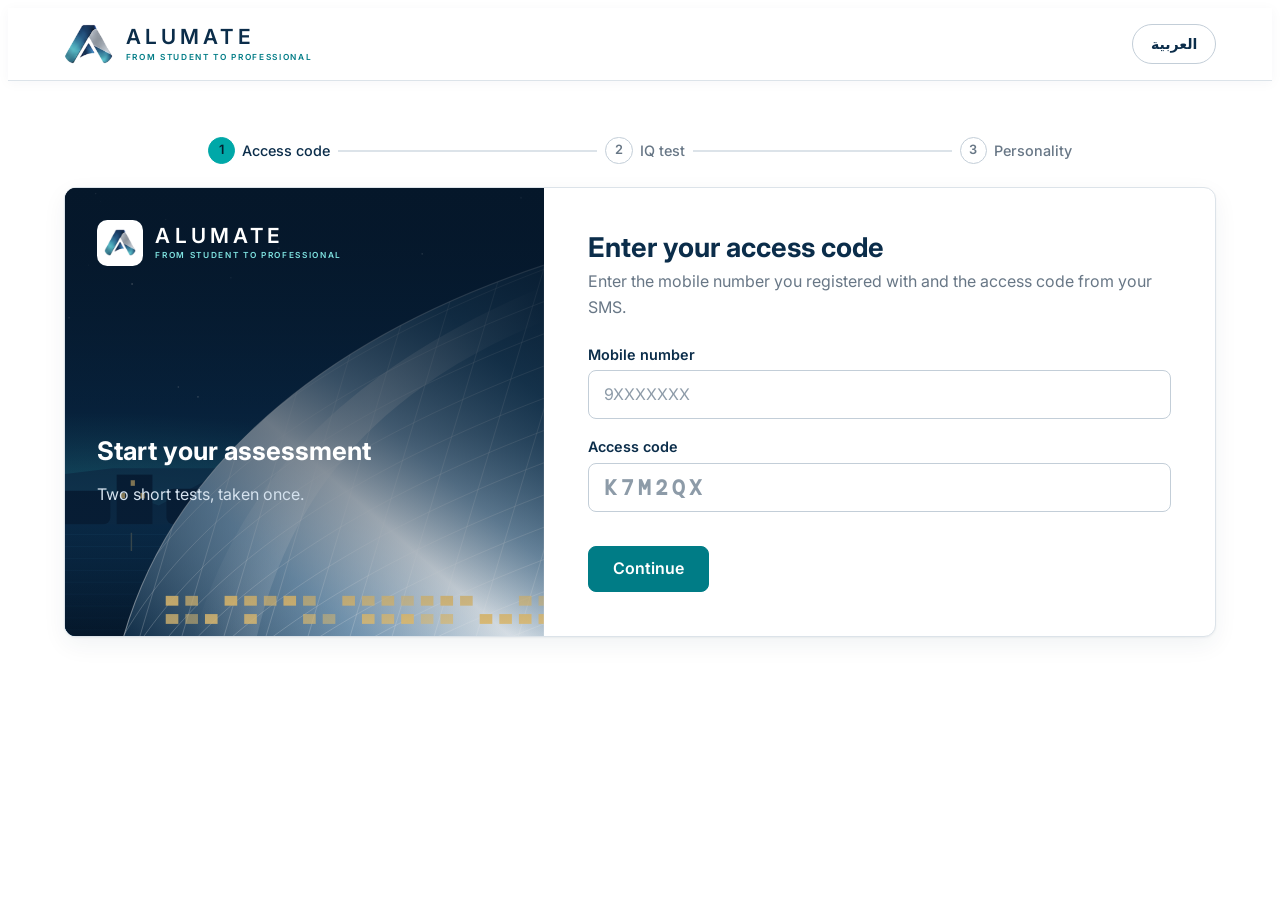
<file: test.html>
<!doctype html>
<html lang="en"><head><base target="_top"><meta charset="utf-8"><meta name="viewport" content="width=device-width, initial-scale=1">
<title>ألوميت · ALUMATE</title>
<meta name="theme-color" content="#0B2D4A">
<link rel="icon" type="image/png" href="[data-uri]">
<link rel="preconnect" href="https://fonts.googleapis.com">
<link rel="preconnect" href="https://fonts.gstatic.com" crossorigin>
<link rel="stylesheet" href="https://fonts.googleapis.com/css2?family=Inter:wght@400;500;600;700&family=IBM+Plex+Sans+Arabic:wght@400;500;600;700&family=DM+Mono:wght@400;500&display=swap">
<link rel="stylesheet" href="style.css?v=4">
<script src="config.js"></script>
<script src="kh.js?v=4"></script>
</head><body>
<div id="app">
  <header class="top"><div class="wrap bar">
    <div class="brand"><span class="mk" aria-hidden="true"></span><span class="bn"><b>ALUMATE</b><small data-t>From student to professional</small></span></div>
    <div class="side" id="langslot"></div></div></header>
  <main id="main"><div class="wrap sect">
    <div class="steps" id="steps" data-t-aria aria-label="Steps"></div>
    <div id="stage"></div>
  </div></main>
</div>
<script>
var BASE=location.href.replace(/[?#].*$/,'').replace(/[^\/]*$/,''),FORCE_LANG=(new URLSearchParams(location.search).get('lang')||'');
(function(){
  var $=function(s,r){return (r||document).querySelector(s)};
  var $$=function(s,r){return Array.prototype.slice.call((r||document).querySelectorAll(s))};
  var esc=function(s){return String(s==null?'':s).replace(/[&<>"']/g,function(c){return {'&':'&amp;','<':'&lt;','>':'&gt;','"':'&quot;',"'":'&#39;'}[c]})};
  var t=KH.t;
  KH.add({
    'Steps':'المراحل','Access code':'رمز الدخول','IQ test':'اختبار الذكاء','Personality':'اختبار الشخصية',
    'Start your assessment':'ابدأ تقييمك','From student to professional':'من طالب إلى محترف','Two short tests, taken once.':'اختباران قصيران، يؤدّيان مرة واحدة.','Enter your access code':'أدخل رمز الدخول',
    'Enter the mobile number you registered with and the access code from your SMS.':'اكتب رقم الجوال الذي سجّلت به ورمز الدخول من الرسالة النصية.',
    'Mobile number':'رقم الجوال','Continue':'متابعة','Checking':'جارٍ التحقق',
    'Enter your 8-digit number and the code from your SMS.':'اكتب رقمك المكوّن من 8 أرقام والرمز من الرسالة النصية.',
    'Hello, {n}':'مرحباً {n}',
    'You are applying for {d} ({s}). Two short tests, taken once.':'تتقدم إلى {d} ({s}). اختباران قصيران، يؤدّيان مرة واحدة فقط.',
    'the internship':'التدريب',
    'IQ test: {n} reasoning questions, {s} seconds each. When time runs out the next question appears.':'اختبار الذكاء: {n} أسئلة استدلال، {s} ثانية لكل سؤال. عند انتهاء الوقت يظهر السؤال التالي.',
    'Personality: {n} statements, no time limit. Answer honestly, there are no right or wrong answers.':'اختبار الشخصية: {n} عبارة بدون وقت محدد. أجب بصدق، فلا توجد إجابات صحيحة أو خاطئة.',
    'You can take the tests only once and cannot go back to a previous question. Find a quiet place and about 10 minutes.':'يمكنك أداء الاختبارين مرة واحدة فقط ولا يمكن الرجوع إلى سؤال سابق. اختر مكاناً هادئاً وخصّص نحو 10 دقائق.',
    'Start the IQ test':'ابدأ اختبار الذكاء','Starting':'جارٍ البدء',
    'Question {i} of {n}':'سؤال {i} من {n}','Statement {i} of {n}':'عبارة {i} من {n}','{n}s':'{n} ث','Option {k}':'الخيار {k}',
    'Strongly disagree':'لا أوافق إطلاقاً','Disagree':'لا أوافق','Neutral':'محايد','Agree':'أوافق','Strongly agree':'أوافق بشدة',
    'Sending your answers':'جارٍ إرسال إجاباتك','Please wait a moment.':'يرجى الانتظار قليلاً.',
    'Something went wrong':'حدث خطأ',
    'We could not send your answers':'تعذّر إرسال إجاباتك',
    'Please keep this page open and check your connection.':'أبقِ هذه الصفحة مفتوحة وتحقق من الاتصال بالإنترنت.',
    'Try again':'حاول مرة أخرى','Thank you':'شكراً لك',
    'Your answers were submitted. The team will contact you with the outcome.':'تم استلام إجاباتك. سيتواصل معك الفريق بالنتيجة.',
    'Your test is booked':'تم حجز يوم اختبارك',
    'Your test day is {d}. Come back to this page on that day with the same mobile number and access code.':'يوم اختبارك هو {d}. عُد إلى هذه الصفحة في ذلك اليوم بنفس رقم الجوال ورمز الدخول.',
    'Change day':'تغيير اليوم',
    'Choose the day you will take the tests. Your test period is {a} to {b}. You can take the tests only on the day you choose.':'اختر اليوم الذي ستؤدي فيه الاختبارين. فترة الاختبار من {a} إلى {b}. يمكنك أداء الاختبارين في اليوم الذي تختاره فقط.',
    'Today':'اليوم','Confirm day':'تأكيد اليوم','Choose a day first.':'اختر يوماً أولاً.','Your test day':'يوم اختبارك','Saving':'جارٍ الحفظ','Days to choose from':'الأيام المتاحة'
  });
  var shuffle=function(a){a=a.slice();for(var i=a.length-1;i>0;i--){var j=Math.floor(Math.random()*(i+1));var x=a[i];a[i]=a[j];a[j]=x}return a};
  var SEASONS={w26:'Winter 2026',s27:'Summer 2027'};
  var DISC=KH.DISC,D={};DISC.forEach(function(d){D[d.id]=d});
  var TN=['Access code','IQ test','Personality'];
  var L5=['Strongly disagree','Disagree','Neutral','Agree','Strongly agree'];
  var activeTimer=null,ID={phone:'',code:''},BANK=null,QZ=null;
  var S={view:'code',step:0,intro:null,msg:'',pickDay:0,chg:false};

  function renderSteps(step){
    S.step=step;var h='';
    for(var i=0;i<TN.length;i++){
      var cls=step>i?'done':(step===i?'cur':'');
      h+='<div class="st '+cls+'"><b>'+(step>i?'✓':(i+1))+'</b><span>'+esc(t(TN[i]))+'</span></div>';
      if(i<TN.length-1)h+='<div class="ln '+(step>i?'done':'')+'"></div>';
    }
    $('#steps').innerHTML=h;
  }
  function panel(inner){$('#stage').innerHTML='<div class="panel narrow" id="panel">'+inner+'</div>'}

  function showCode(msg){
    S.view='code';QZ=null;
    var pv=$('#c-phone')?$('#c-phone').value:'',cv=$('#c-code')?$('#c-code').value:'';
    renderSteps(0);
    $('#stage').innerHTML='<div class="split" id="panel"><div class="l">'+KH.art()+'<div class="brand"><span class="mk" aria-hidden="true"></span><span class="bn"><b>ALUMATE</b><small>'+esc(t('From student to professional'))+'</small></span></div><h2>'+esc(t('Start your assessment'))+'</h2><p>'+esc(t('Two short tests, taken once.'))+'</p></div>'+
      '<div class="r"><h2>'+esc(t('Enter your access code'))+'</h2><p class="muted" style="margin-top:.3rem">'+esc(t('Enter the mobile number you registered with and the access code from your SMS.'))+'</p>'+
      '<form id="cf" novalidate><div class="f" style="margin-top:.4rem"><label for="c-phone">'+esc(t('Mobile number'))+'</label><input id="c-phone" dir="ltr" inputmode="numeric" autocomplete="tel" placeholder="9XXXXXXX"></div>'+
      '<div class="f" style="margin-top:1rem"><label for="c-code">'+esc(t('Access code'))+'</label><input id="c-code" dir="ltr" class="codein" maxlength="6" placeholder="K7M2QX" autocomplete="off"></div>'+
      '<div class="err big" id="e-code">'+esc(msg?t(msg):'')+'</div>'+
      '<div class="actions" style="margin-top:.6rem"><button class="btn" type="submit" id="c-go">'+esc(t('Continue'))+'</button></div></form></div></div>';
    $('#c-phone').value=pv;$('#c-code').value=cv;
    $('#cf').addEventListener('submit',function(e){
      e.preventDefault();
      var phone=$('#c-phone').value.replace(/\s/g,''),code=$('#c-code').value.trim();
      var er=$('#e-code'),go=$('#c-go');
      if(!/^\d{8}$/.test(phone)||code.length<4){er.textContent=t('Enter your 8-digit number and the code from your SMS.');return}
      go.disabled=true;go.textContent=t('Checking');er.textContent='';
      google.script.run.withSuccessHandler(function(r){
        if(!r||r.error){go.disabled=false;go.textContent=t('Continue');er.textContent=t((r&&r.error)||'Something went wrong.');return}
        ID.phone=phone;ID.code=code;showIntro(r);
      }).withFailureHandler(function(){go.disabled=false;go.textContent=t('Continue');er.textContent=t('We could not reach the server. Please try again.')}).tVerify(phone,code);
    });
  }
  /* The test can only be taken on a day the applicant picked inside the test period HR set */
  function showDays(r,change){
    S.view='days';S.intro=r;S.chg=!!change;renderSteps(0);
    var w=r.win,days=[],d,first=String(r.name).split(' ')[0];
    for(d=Math.max(w.from,w.today);d<=w.to;d++)days.push(d);
    if(w.day>w.today&&!change){
      panel('<div class="done"><div class="tick">✓</div><h2 class="h2">'+esc(t('Your test is booked'))+'</h2><p>'+esc(t('Your test day is {d}. Come back to this page on that day with the same mobile number and access code.',{d:KH.dayFmt(w.day,null,'long')}))+'</p><div class="actions" style="justify-content:center"><button class="btn ghost" id="chgday" type="button">'+esc(t('Change day'))+'</button></div></div>');
      $('#chgday').addEventListener('click',function(){S.pickDay=w.day;showDays(r,true)});
      return;
    }
    if(!change&&!S.pickDay)S.pickDay=0;
    panel('<h2 class="h2">'+esc(t('Hello, {n}',{n:first}))+'</h2><p class="muted" style="margin-top:.3rem">'+esc(t('Choose the day you will take the tests. Your test period is {a} to {b}. You can take the tests only on the day you choose.',{a:KH.dayFmt(w.from,null,'short'),b:KH.dayFmt(w.to,null,'short')}))+'</p>'+
      '<div class="days" role="group" aria-label="'+esc(t('Days to choose from'))+'">'+days.map(function(x){return '<button type="button" class="day" data-day="'+x+'" aria-pressed="'+(S.pickDay===x)+'">'+esc(KH.dayFmt(x))+(x===w.today?'<small>'+esc(t('Today'))+'</small>':'')+'</button>'}).join('')+'</div>'+
      '<div class="err big" id="e-day"></div><div class="actions" style="margin-top:.8rem"><button class="btn" id="dayok" type="button">'+esc(t('Confirm day'))+'</button></div>');
    $$('.day').forEach(function(b){b.addEventListener('click',function(){S.pickDay=+b.dataset.day;$$('.day').forEach(function(x){x.setAttribute('aria-pressed',String(+x.dataset.day===S.pickDay))});$('#e-day').textContent=''})});
    $('#dayok').addEventListener('click',function(){
      var er=$('#e-day'),go=$('#dayok');
      if(!S.pickDay){er.textContent=t('Choose a day first.');return}
      go.disabled=true;go.textContent=t('Saving');er.textContent='';
      google.script.run.withSuccessHandler(function(u){
        if(!u||u.error){go.disabled=false;go.textContent=t('Confirm day');er.textContent=t((u&&u.error)||'Something went wrong.');return}
        r.win.day=u.day;r.win.today=u.today;
        if(u.day===u.today)showIntro(r);else showDays(r,false);
      }).withFailureHandler(function(){go.disabled=false;go.textContent=t('Confirm day');er.textContent=t('We could not reach the server. Please try again.')}).tPick(ID.phone,ID.code,S.pickDay);
    });
  }
  function showIntro(r){
    if(r.win&&r.win.day!==r.win.today){showDays(r,false);return}
    S.view='intro';S.intro=r;
    var d=D[r.disc],first=String(r.name).split(' ')[0];
    renderSteps(0);
    panel('<h2 class="h2">'+esc(t('Hello, {n}',{n:first}))+'</h2><p class="muted" style="margin-top:.3rem">'+esc(t('You are applying for {d} ({s}). Two short tests, taken once.',{d:d?KH.dt(d,'title'):t('the internship'),s:t(SEASONS[r.season]||'')}))+'</p>'+(r.win?'<p class="reqline"><b>'+esc(t('Your test day'))+':</b> '+esc(KH.dayFmt(r.win.day,null,'long'))+'</p>':'')+
      '<ul class="intro"><li><b>1</b><span>'+esc(t('IQ test: {n} reasoning questions, {s} seconds each. When time runs out the next question appears.',{n:r.nAb||8,s:r.seconds||40}))+'</span></li><li><b>2</b><span>'+esc(t('Personality: {n} statements, no time limit. Answer honestly, there are no right or wrong answers.',{n:r.nPe||20}))+'</span></li><li><b>!</b><span>'+esc(t('You can take the tests only once and cannot go back to a previous question. Find a quiet place and about 10 minutes.'))+'</span></li></ul>'+
      '<div class="err big" id="e-start"></div><div class="actions"><button class="btn" id="go1">'+esc(t('Start the IQ test'))+'</button></div>');
    $('#go1').addEventListener('click',function(){
      var b=$('#go1');b.disabled=true;b.textContent=t('Starting');
      google.script.run.withSuccessHandler(function(s){
        if(!s||s.error){b.disabled=false;b.textContent=t('Start the IQ test');$('#e-start').textContent=t((s&&s.error)||'Something went wrong.');return}
        BANK=s;runAbility();
      }).withFailureHandler(function(){b.disabled=false;b.textContent=t('Start the IQ test');$('#e-start').textContent=t('We could not reach the server. Please try again.')}).tStart(ID.phone,ID.code);
    });
  }
  var ABA=[];
  function runAbility(){
    S.view='quiz';renderSteps(1);
    runQuiz({title:'IQ test',noun:'Question',items:BANK.ability,seconds:BANK.seconds,onDone:function(ans){
      ABA=ans.map(function(k,i){return k>=0?BANK.ability[i].o[k].id:''});
      runPers();
    }});
  }
  function runPers(){
    S.view='quiz';renderSteps(2);
    var items=BANK.personality.map(function(p){return {q:p.q,o:L5.map(function(x,i){return {id:String(i),t:'label',v:x}})}});
    runQuiz({title:'Personality',noun:'Statement',items:items,seconds:0,onDone:function(ans){
      var send=function(n){
        google.script.run.withSuccessHandler(function(r){
          if(r&&r.error&&!/already submitted/.test(r.error)){S.view='error';S.msg=r.error;showError();return}
          finish();
        }).withFailureHandler(function(){
          if(n<3)setTimeout(function(){send(n+1)},1500);
          else{S.view='fail';showFail(function(){showSending();send(0)})}
        }).tSubmit(ID.phone,ID.code,ABA,ans);
      };
      showSending();send(0);
    }});
  }
  var retryFn=null;
  function showSending(){S.view='sending';QZ=null;panel('<div class="done"><h2 class="h2">'+esc(t('Sending your answers'))+'</h2><p>'+esc(t('Please wait a moment.'))+'</p></div>')}
  function showError(){QZ=null;panel('<div class="done"><h2 class="h2">'+esc(t('Something went wrong'))+'</h2><p>'+esc(t(S.msg))+'</p></div>')}
  function showFail(fn){
    if(fn)retryFn=fn;
    QZ=null;panel('<div class="done"><h2 class="h2">'+esc(t('We could not send your answers'))+'</h2><p>'+esc(t('Please keep this page open and check your connection.'))+'</p><div class="actions"><button class="btn" id="retry">'+esc(t('Try again'))+'</button></div></div>');
    $('#retry').addEventListener('click',function(){retryFn&&retryFn()});
  }
  function finish(){
    S.view='done';QZ=null;renderSteps(3);
    panel('<div class="done"><div class="tick">✓</div><h2 class="h2">'+esc(t('Thank you'))+'</h2><p>'+esc(t('Your answers were submitted. The team will contact you with the outcome.'))+'</p></div>');
  }

  function arrow(a){return '<svg viewBox="0 0 48 48" aria-hidden="true"><g transform="rotate('+a+' 24 24)" fill="none" stroke="currentColor" stroke-width="3" stroke-linecap="round" stroke-linejoin="round"><path d="M24 40V10M14 20L24 10l10 10"/></g></svg>'}
  function dots(n){var c='';for(var i=0;i<n;i++){c+='<circle cx="'+(9+(i%4)*10)+'" cy="'+(11+Math.floor(i/4)*13)+'" r="3.6" fill="currentColor"/>'}return '<svg viewBox="0 0 48 40" aria-hidden="true">'+c+'</svg>'}
  function optHtml(x){return x.t==='arrow'?arrow(x.v):(x.t==='dots'?dots(x.v):(x.t==='label'?esc(t(x.v)):esc(KH.pick(x.v))))}

  /* a quiz keeps its own clock, so switching language redraws the question without restarting the timer */
  function runQuiz(o){
    var items=o.items,i=0,ans=[],ready=false,t0=0;
    function leftNow(){return o.seconds-(performance.now()-t0)/1000}
    function draw(){
      var it=items[i],noun=t(o.noun+' {i} of {n}',{i:i+1,n:items.length});
      var head=o.seconds
        ?'<div class="qmeta"><span>'+esc(t(o.title))+' · '+esc(noun)+'</span><span id="tm" class="num">'+esc(t('{n}s',{n:Math.max(0,Math.ceil(leftNow()))}))+'</span></div><div class="tbar"><i id="tbar" style="width:'+Math.max(0,leftNow()/o.seconds*100)+'%"></i></div>'
        :'<div class="qmeta"><span>'+esc(t(o.title))+' · '+esc(noun)+'</span><span class="num">'+Math.round(i/items.length*100)+'%</span></div><div class="tbar"><i style="width:'+(i/items.length*100)+'%"></i></div>';
      var stem='';
      if(it.seq)stem='<div class="seq">'+esc(it.seq)+'</div>';
      if(it.vs)stem='<div class="vseries">'+it.vs.map(function(s){return '<span class="cell">'+optHtml(s)+'</span>'}).join('')+'<span class="cell q">?</span></div>';
      panel(head+'<h2 class="q">'+esc(KH.pick(it.q))+'</h2>'+stem+'<div class="opts'+(it.vis?' vis':'')+'">'+it.o.map(function(x,k){return '<button class="opt" id="o'+k+'" type="button" aria-label="'+esc(t('Option {k}',{k:k+1}))+'">'+optHtml(x)+'</button>'}).join('')+'</div>');
      $$('.opt').forEach(function(b,k){b.addEventListener('click',function(){if(ready)pick(k)})});
    }
    function start(){
      clearInterval(activeTimer);
      ready=false;setTimeout(function(){ready=true},350);
      t0=performance.now();draw();
      if(o.seconds){
        activeTimer=setInterval(function(){
          var left=leftNow();
          if(left<=0){pick(-1);return}
          var tm=$('#tm'),bar=$('#tbar'),pn=$('#panel');
          if(tm)tm.textContent=t('{n}s',{n:Math.ceil(left)});
          if(bar)bar.style.width=(left/o.seconds*100)+'%';
          if(left<8&&pn)pn.classList.add('late');
        },100);
      }
    }
    function pick(k){clearInterval(activeTimer);ans.push(k);i++;if(i>=items.length)o.onDone(ans,items);else start()}
    QZ={redraw:draw};
    start();
  }
  function repaint(){
    if(S.view==='code')showCode();
    else if(S.view==='intro')showIntro(S.intro);
    else if(S.view==='days')showDays(S.intro,S.chg);
    else if(S.view==='quiz'&&QZ){renderSteps(S.step);QZ.redraw()}
    else if(S.view==='sending')showSending();
    else if(S.view==='error')showError();
    else if(S.view==='fail')showFail();
    else if(S.view==='done')finish();
  }
  KH.init(FORCE_LANG);KH.mount('#langslot');
  KH.on(repaint);
  showCode();
})();
</script>
</body></html>
</file>
<file: style.css>
/* Layout: public site (home, programmes, how it works, registration, my application, help) + test pages + HR console with a sidebar. Tokens come from the ALUMATE design system. */
:root{
  --navy:#0B2D4A; --teal:#00A8A8; --silver:#C0C6CE;
  --bg:#FFFFFF; --surface:#FFFFFF; --surface-2:#F4F6F8; --ink:#0B2D4A; --text:#263746; --muted:#687786;
  --line:#DCE3E9; --line-2:#C3CED8;
  --accent:#007C86; --on-accent:#FFFFFF; --btn-navy:#0B2D4A;
  --seat:#00A8A8; --ok:#16845B; --ok-bg:#DDF1E7; --ok-line:#9FD3B8;
  --wl:#8A5A12; --wl-bg:#FBEBC8; --bad:#C43D4B;
  --s1:#0B2D4A; --s2:#2F7FB5; --s3:#00A8A8;
  --hero-bg:#0B2D4A; --hero-fg:#FFFFFF; --hero-muted:#D5E2EE; --hero-line:rgba(255,255,255,.35);
  --r-card:12px; --r-btn:8px; --sh:0 1px 2px rgba(11,45,74,.05),0 8px 24px rgba(11,45,74,.06);
  --ts:60%; --tl:90%; --tf:32%;
  --f-display:'Inter',system-ui,-apple-system,'Segoe UI',sans-serif;
  --f-body:'Inter',system-ui,-apple-system,'Segoe UI',sans-serif;
  --f-mono:'DM Mono',ui-monospace,Menlo,Consolas,monospace;
}
@media (prefers-color-scheme: dark){
  :root:not([data-theme="light"]){
    --bg:#06182A; --surface:#0E2438; --surface-2:#0A1D2F; --ink:#E7EFF6; --text:#C9D8E4; --muted:#93A9BB;
    --line:#1E3A52; --line-2:#325571; --accent:#35C3C8; --on-accent:#04202E; --btn-navy:#1F5C8A;
    --seat:#2DD0CC; --ok:#6FD6A2; --ok-bg:#12362A; --ok-line:#2A6B50;
    --wl:#F2C766; --wl-bg:#3A2D0E; --bad:#FF8A7A;
    --s1:#4A86BB; --s2:#6EB6E0; --s3:#2DD0CC;
    --hero-bg:#0E2B46;
    --sh:0 1px 2px rgba(0,0,0,.3),0 8px 24px rgba(0,0,0,.25);
    --ts:32%; --tl:22%; --tf:78%;
    color-scheme:dark;
  }
}
:root[data-theme="dark"]{
  --bg:#06182A; --surface:#0E2438; --surface-2:#0A1D2F; --ink:#E7EFF6; --text:#C9D8E4; --muted:#93A9BB;
  --line:#1E3A52; --line-2:#325571; --accent:#35C3C8; --on-accent:#04202E; --btn-navy:#1F5C8A;
  --seat:#2DD0CC; --ok:#6FD6A2; --ok-bg:#12362A; --ok-line:#2A6B50;
  --wl:#F2C766; --wl-bg:#3A2D0E; --bad:#FF8A7A;
  --s1:#4A86BB; --s2:#6EB6E0; --s3:#2DD0CC;
  --hero-bg:#0E2B46;
  --sh:0 1px 2px rgba(0,0,0,.3),0 8px 24px rgba(0,0,0,.25);
  --ts:32%; --tl:22%; --tf:78%;
  color-scheme:dark;
}
*{box-sizing:border-box}
body{background:var(--bg);color:var(--ink);font:400 1rem/1.55 var(--f-body)}
button,input,select,textarea{font:inherit;color:inherit}
h1,h2,h3,p{margin:0}
.wrap{max-width:60rem;margin-inline:auto;padding-inline:1rem}
main.wrap{padding-block:1rem 3.5rem}
:focus-visible{outline:2px solid var(--accent);outline-offset:2px}
.num{font-variant-numeric:tabular-nums}
.muted{color:var(--muted)}

.top{position:sticky;top:env(safe-area-inset-top,0px);z-index:5;background:var(--bg);border-bottom:1px solid var(--line)}
.bar{display:flex;align-items:center;justify-content:space-between;gap:1rem;padding-block:.6rem}
.brand{display:flex;align-items:center;gap:.5rem;font:700 1.45rem/1 var(--f-display);letter-spacing:-.02em}
.brand svg{width:1.7rem;height:1.7rem;display:block}
.tabs{display:flex;background:var(--surface-2);border-radius:10px;padding:3px;gap:2px}
.tab{border:0;background:none;color:var(--muted);padding:.35rem .9rem;border-radius:8px;font-weight:600;font-size:.9rem;cursor:pointer}
.tab[aria-selected="true"]{background:var(--surface);color:var(--ink);box-shadow:0 0 0 1px var(--line)}


.steps{display:flex;align-items:center;gap:.5rem;margin-block:1.5rem 1rem}
.st{display:flex;align-items:center;gap:.45rem;color:var(--muted);font-weight:500;font-size:.9rem;white-space:nowrap}
.st b{width:1.7rem;height:1.7rem;border-radius:50%;display:grid;place-items:center;border:1.5px solid var(--line-2);font-size:.8rem;font-weight:600}
.st.cur{color:var(--ink)}
.st.cur b{background:var(--accent);color:var(--on-accent);border-color:var(--accent)}
.st.done b{background:var(--ok-bg);color:var(--ok);border-color:var(--ok-line)}
.ln{flex:1;height:2px;background:var(--line);min-width:.5rem}
.ln.done{background:var(--ok-line)}
@media(max-width:560px){.st span{display:none}.st.cur span{display:inline}}

.panel{background:var(--surface);border:1px solid var(--line);border-radius:14px;padding:1.25rem;min-width:0}
#stage{scroll-margin-top:4.5rem}
.h2{font:700 1.6rem/1.2 var(--f-display);letter-spacing:-.02em}
.h3{font:700 1.1rem/1.3 var(--f-display);letter-spacing:-.01em}
.btn{border:1px solid var(--accent);background:var(--accent);color:var(--on-accent);padding:.65rem 1.3rem;border-radius:10px;font-weight:600;cursor:pointer}
.btn.ghost{background:transparent;color:var(--ink);border-color:var(--line-2)}
.btn.sm{padding:.4rem .9rem;font-size:.88rem}
.btn:disabled{opacity:.45;cursor:not-allowed}
.actions{display:flex;gap:.6rem;flex-wrap:wrap;align-items:center}
.linkbtn{background:none;border:0;color:var(--accent);font-weight:600;cursor:pointer;padding:.4rem 0;text-decoration:underline;text-underline-offset:3px}
.seg{display:flex;background:var(--surface-2);border-radius:10px;padding:3px;gap:2px}
.seg button{border:0;background:none;color:var(--muted);padding:.4rem .85rem;border-radius:8px;font-weight:600;font-size:.9rem;cursor:pointer;white-space:nowrap}
.seg button[aria-pressed="true"]{background:var(--surface);color:var(--ink);box-shadow:0 0 0 1px var(--line)}

.sec-h{margin-block:.5rem 1rem}
.cards{display:grid;grid-template-columns:repeat(auto-fill,minmax(min(100%,17rem),1fr));gap:1rem}
.card{background:var(--surface);border:1px solid var(--line);border-radius:14px;padding:1.1rem;display:flex;flex-direction:column;gap:.7rem;min-width:0}
.card:hover{border-color:var(--accent)}
.card .top-r{display:flex;gap:.8rem;align-items:center}
.tile{flex:none;width:3.3rem;height:3.3rem;border-radius:12px;display:grid;place-items:center;background:hsl(var(--h) var(--ts) var(--tl));color:hsl(var(--h) 60% var(--tf))}
.tile svg{width:1.9rem;height:1.9rem}
.card h3{font:700 1.1rem/1.25 var(--f-display);letter-spacing:-.01em}
.meta{font-size:.82rem;color:var(--muted)}
.card p.d{font-size:.92rem;color:var(--muted)}
.card .btn{margin-top:auto;align-self:flex-start}
.closed{margin-top:1.25rem;padding:1rem 1.1rem;border:1px dashed var(--line-2);border-radius:12px;display:flex;gap:.8rem 1.2rem;align-items:center;justify-content:space-between;flex-wrap:wrap}
.pick{display:flex;gap:.8rem;align-items:center;margin-bottom:1rem;padding-bottom:1rem;border-bottom:1px solid var(--line)}
.pick .grow{flex:1;min-width:0}

.grid2{display:grid;grid-template-columns:repeat(auto-fit,minmax(14rem,1fr));gap:1rem;margin-block:1rem}
[hidden]{display:none!important}
.f{display:flex;flex-direction:column;gap:.3rem;min-width:0}
.f.full{grid-column:1/-1}
.f label,.f legend{font-weight:600;font-size:.9rem}
.f input,.f select,.f textarea{width:100%;padding:.6rem .8rem;border:1px solid var(--line-2);border-radius:8px;background:var(--surface);min-width:0}
.f textarea{resize:vertical;min-height:4.5rem}
.err{color:var(--bad);font-size:.82rem;min-height:1.2em}
fieldset{border:0;padding:0;margin:0;min-width:0}
.chips{display:flex;gap:.5rem;flex-wrap:wrap}
.chip{position:relative}
.chip input{position:absolute;opacity:0;inset:0;width:100%;height:100%;margin:0;cursor:pointer}
.chip span{display:block;padding:.5rem 1rem;border:1px solid var(--line-2);border-radius:99px;font-weight:500}
.chip input:checked + span{background:var(--accent);color:var(--on-accent);border-color:var(--accent)}
.chip input:focus-visible + span{outline:2px solid var(--accent);outline-offset:2px}
.hint{color:var(--muted);font-size:.9rem;margin-block:.5rem 1rem}
.codein{font:600 1.3rem var(--f-mono)!important;letter-spacing:.2em;text-transform:uppercase}

.qmeta{display:flex;justify-content:space-between;align-items:center;font-size:.9rem;color:var(--muted);font-weight:500;margin-bottom:.6rem}
.tbar{height:6px;border-radius:99px;background:var(--line);overflow:hidden;margin-bottom:1.25rem}
.tbar i{display:block;height:100%;background:var(--accent);width:100%}
.late .tbar i{background:var(--bad)}
.late #tm{color:var(--bad)}
.q{font:600 1.3rem/1.45 var(--f-body);text-wrap:balance}
.seq{text-align:center;font:500 1.8rem/1.3 var(--f-mono);letter-spacing:.04em;margin-block:1rem;padding:.9rem;background:var(--surface-2);border-radius:12px;overflow-x:auto;white-space:nowrap}
.vseries{display:flex;gap:.5rem;justify-content:center;margin-block:1rem;padding:.9rem;background:var(--surface-2);border-radius:12px;overflow-x:auto}
.vseries .cell{flex:none;width:4.2rem;height:4.2rem;display:grid;place-items:center;border-radius:10px;background:var(--surface);border:1px solid var(--line)}
.vseries .cell.q{font:600 1.6rem var(--f-mono);color:var(--accent);border-style:dashed;border-color:var(--accent)}
.cell svg,.opt svg{width:2.6rem;height:2.6rem;display:block}
.opts{display:grid;gap:.6rem;margin-top:1rem}
.opts.vis{grid-template-columns:repeat(auto-fit,minmax(5rem,1fr))}
.opt{text-align:start;padding:.8rem 1rem;border:1px solid var(--line-2);border-radius:12px;background:var(--surface);cursor:pointer;font-weight:500}
.opts.vis .opt{display:grid;place-items:center;padding:.7rem}
.opt:hover{border-color:var(--accent)}
.done{text-align:center;padding-block:.5rem}
.tick{width:3.4rem;height:3.4rem;margin:0 auto .8rem;border-radius:50%;background:var(--ok-bg);color:var(--ok);display:grid;place-items:center;font-size:1.6rem;font-weight:700}
.done p{max-width:32rem;margin:.5rem auto 1rem;color:var(--muted)}
.tl{list-style:none;margin:1rem auto 1.5rem;padding:0;max-width:24rem;text-align:start;display:flex;flex-direction:column;gap:.9rem}
.tl li{position:relative;padding-inline-start:1.9rem;color:var(--muted)}
.tl li::before{content:"";position:absolute;inset-inline-start:0;top:.25rem;width:.9rem;height:.9rem;border-radius:50%;border:2px solid var(--line-2);background:var(--surface)}
.tl li::after{content:"";position:absolute;inset-inline-start:.4rem;top:1.15rem;bottom:-.95rem;width:2px;background:var(--line)}
.tl li:last-child::after{display:none}
.tl li.d{color:var(--ink)}
.tl li.d::before{background:var(--ok);border-color:var(--ok)}
.done .actions{justify-content:center}
.intro{display:flex;flex-direction:column;gap:.7rem;margin-block:1rem 1.25rem;padding:0;list-style:none}
.intro li{display:flex;gap:.7rem;align-items:flex-start}
.intro b{flex:none;font:500 .8rem var(--f-mono);background:var(--surface-2);border-radius:6px;padding:.1rem .45rem;margin-top:.15rem}

/* console */
.head{margin-block:.5rem 1rem;display:flex;flex-direction:column;gap:.2rem}
.ctrl{display:flex;flex-wrap:wrap;gap:.75rem 1rem;align-items:center;margin-bottom:1rem}
.tchips{display:flex;flex-wrap:wrap;gap:.5rem;padding-bottom:.4rem;margin-bottom:.8rem}
@media(max-width:700px){.tchips{flex-wrap:nowrap;overflow-x:auto}}
.tchip{flex:none;display:flex;align-items:center;gap:.5rem;padding:.4rem;padding-inline:.45rem .8rem;border:1px solid var(--line-2);background:var(--surface);border-radius:99px;cursor:pointer;font-weight:500;font-size:.9rem}
.tchip .dot{width:1.5rem;height:1.5rem;border-radius:50%;background:hsl(var(--h) var(--ts) var(--tl));color:hsl(var(--h) 60% var(--tf));display:grid;place-items:center}
.tchip .dot svg{width:.95rem;height:.95rem}
.tchip.all{padding-inline-start:.9rem}
.tchip b{font:500 .78rem var(--f-mono);color:var(--muted)}
.tchip[aria-pressed="true"]{background:var(--ink);color:var(--bg);border-color:var(--ink)}
.tchip[aria-pressed="true"] b{color:var(--bg);opacity:.75}
.tchip:disabled{opacity:.4;cursor:not-allowed}
.pipe{display:grid;grid-template-columns:repeat(4,1fr);gap:.5rem;margin-bottom:1rem}
.stg{display:flex;flex-direction:column;align-items:flex-start;gap:.1rem;padding:.7rem .85rem;border:1px solid var(--line-2);background:var(--surface);border-radius:12px;cursor:pointer;text-align:start;min-width:0}
.stg .n{font:500 .75rem var(--f-mono);color:var(--muted)}
.stg .t{font:700 1rem/1.3 var(--f-display)}
.stg b{font-size:.8rem;font-weight:500;color:var(--muted)}
.stg[aria-pressed="true"]{background:var(--ink);color:var(--bg);border-color:var(--ink)}
.stg[aria-pressed="true"] .n,.stg[aria-pressed="true"] b{color:var(--bg);opacity:.75}
@media(max-width:560px){.pipe{grid-template-columns:repeat(2,1fr)}}
.seatctl{display:flex;align-items:center;gap:.5rem;font-weight:500}
.seatctl button{width:2.1rem;height:2.1rem;border-radius:8px;border:1px solid var(--line-2);background:var(--surface);cursor:pointer;font-size:1.1rem;line-height:1}
.seatctl output{min-width:2ch;text-align:center;font-weight:700;font-size:1.1rem}
.stats{display:grid;grid-template-columns:repeat(4,1fr);border-block:1px solid var(--line);margin-bottom:1rem}
.stats div{padding:.7rem .5rem;display:flex;flex-direction:column;min-width:0}
.stats div + div{border-inline-start:1px solid var(--line);padding-inline-start:.9rem}
.stats span{font-size:.8rem;color:var(--muted)}
.stats b{font:700 1.6rem/1.3 var(--f-display);letter-spacing:-.02em}
@media(max-width:520px){.stats{grid-template-columns:repeat(2,1fr)}.stats div:nth-child(3){border-inline-start:0;padding-inline-start:.5rem}.stats div:nth-child(n+3){border-top:1px solid var(--line)}}
.twocol{display:grid;gap:1rem;margin-bottom:1rem}
@media(min-width:760px){.twocol{grid-template-columns:1fr 1fr}}
.fun{display:flex;flex-direction:column;gap:.6rem;margin-top:.8rem;--fc:7rem}
.fun>*{display:grid;grid-template-columns:var(--fc) minmax(0,1fr) 2.6rem;align-items:center;gap:.6rem;font-size:.9rem;background:none;border:0;padding:0;text-align:start}
.fun .drow{cursor:pointer}
.fun .drow[aria-pressed="true"]>span:first-child{font-weight:700}
.fun .tr{height:14px;border-radius:99px;background:var(--surface-2);overflow:hidden;display:block}
.fun .tr i{display:block;height:100%;border-radius:99px;background:var(--accent)}
.fun.last div:last-child .tr i{background:var(--seat)}
.fun b{text-align:end;font-weight:600}
@media(max-width:520px){.fun{--fc:8.5rem!important}}
.chart{display:block;width:100%;height:auto;margin-top:.6rem}
.chart text{fill:var(--muted);font:500 10px var(--f-body)}
.chart .ax{stroke:var(--line-2)}
.chart .cut{stroke:var(--wl);stroke-dasharray:4 3}
.chart .cuttx{fill:var(--wl);font-weight:600}
.legend{display:flex;gap:1rem;flex-wrap:wrap;font-size:.8rem;color:var(--muted);margin-top:.4rem}
.legend span{display:flex;align-items:center;gap:.35rem}
.legend i{width:.7rem;height:.7rem;border-radius:3px;display:block}
.presets{display:flex;gap:.4rem;flex-wrap:wrap;margin-block:.7rem}
.presets button{padding:.3rem .8rem;border:1px solid var(--line-2);border-radius:99px;background:transparent;font-weight:500;font-size:.85rem;cursor:pointer}
.presets button[aria-pressed="true"]{background:var(--accent);color:var(--on-accent);border-color:var(--accent)}
.wrow{display:grid;grid-template-columns:.8rem 7.5rem minmax(0,1fr) 3rem;align-items:center;gap:.6rem;margin-top:.5rem;font-size:.92rem}
.wrow input{width:100%;accent-color:var(--accent);margin:0;min-width:0}
.wrow output{text-align:end;font-weight:600}
.wrow.th{grid-template-columns:8.5rem minmax(0,1fr) 3rem}
.wrow.th .gap{display:none}
.sw{width:.8rem;height:.8rem;border-radius:3px;display:inline-block;flex:none}
.sub-h{font-size:.8rem;font-weight:600;color:var(--muted);text-transform:uppercase;letter-spacing:.06em}
.bulk{display:flex;gap:.6rem;flex-wrap:wrap;align-items:center;margin-block:.9rem}
.bulk .cnt{color:var(--muted);font-size:.9rem;margin-inline-end:auto}

.rows{list-style:none;margin:0;padding:0;display:flex;flex-direction:column;gap:.5rem}
.row{display:grid;grid-template-columns:2rem minmax(0,1fr) 11rem 6.8rem 1.8rem;grid-template-areas:"rk who sc st ex";align-items:center;gap:.75rem;padding:.65rem .85rem;background:var(--surface);border:1px solid var(--line);border-radius:12px;cursor:pointer}
.row.in{border-color:var(--ok-line)}
.row.out,.row.below,.row.dec{opacity:.7}
.row.mine{outline:2px solid var(--accent);outline-offset:1px}
.row.r2{cursor:default;grid-template-columns:1.8rem minmax(0,1fr) 4.8rem 8.4rem;grid-template-areas:"ck who g st"}
.row.r2.nock{grid-template-columns:minmax(0,1fr) 4.8rem 8.4rem;grid-template-areas:"who g st"}
.row.r2.sel{border-color:var(--accent)}
.ckb{grid-area:ck;display:grid;place-items:center}
.ckb input{width:1.15rem;height:1.15rem;accent-color:var(--accent);margin:0;cursor:pointer}
.gp{grid-area:g;font:500 .95rem var(--f-mono);text-align:end}
.gp i{display:none;font-style:normal;color:var(--muted)}
.gp.ok{color:var(--ok)}
.gp.low{color:var(--muted)}
.rk{grid-area:rk;font:500 .95rem var(--f-mono);color:var(--muted);text-align:center}
.who{grid-area:who;min-width:0}
.who b,.who small{display:block;white-space:nowrap;overflow:hidden;text-overflow:ellipsis}
.who small{color:var(--muted);font-size:.8rem}
.who .linkbtn{padding:0;font-size:.8rem}
.tag{display:inline-block;margin-inline-start:.4rem;font-size:.68rem;font-weight:600;padding:0 .45rem;border-radius:99px;background:var(--accent);color:var(--on-accent);vertical-align:middle}
.sc{grid-area:sc;display:flex;align-items:center;gap:.5rem;min-width:0}
.stack{flex:1;height:8px;border-radius:99px;background:var(--line);display:flex;overflow:hidden;min-width:0}
.stack i{display:block;height:100%}
.sc .num{width:2.9rem;text-align:end;font-weight:700}
.pill{grid-area:st;justify-self:end;font-size:.76rem;font-weight:600;padding:.1rem .6rem;border-radius:99px;white-space:nowrap}
.in .pill{background:var(--ok-bg);color:var(--ok)}
.wl .pill{background:var(--wl-bg);color:var(--wl)}
.out .pill,.below .pill,.dec .pill{color:var(--muted);border:1px solid var(--line)}
.pill.p-new{background:var(--surface-2);color:var(--ink)}
.pill.p-out{border:1px solid var(--line);color:var(--muted)}
.pill.p-inv{background:var(--wl-bg);color:var(--wl)}
.pill.p-done{background:var(--ok-bg);color:var(--ok)}
.ex{grid-area:ex;border:0;background:none;padding:0;width:1.6rem;height:1.6rem;display:grid;place-items:center;cursor:pointer;color:var(--muted)}
.ex svg{width:1rem;height:1rem;transition:transform .15s}
.row.open .ex svg{transform:rotate(180deg)}
.cutl{display:flex;align-items:center;gap:.75rem;color:var(--wl);font-weight:600;font-size:.85rem;margin-block:.15rem}
.cutl::before,.cutl::after{content:"";flex:1;border-top:2px dashed var(--seat)}
.detail{grid-column:1/-1;display:grid;grid-template-columns:minmax(0,16rem) minmax(0,1fr);gap:1rem 1.5rem;border-top:1px solid var(--line);padding-top:.9rem;margin-top:.3rem;cursor:default}
.radar{width:100%;height:auto;display:block}
.radar text{fill:var(--muted);font:500 10px var(--f-body)}
.radar .ring{fill:none;stroke:var(--line-2)}
.radar .axis{stroke:var(--line)}
.radar .area{fill:var(--accent);fill-opacity:.22;stroke:var(--accent);stroke-width:2}
.radar .pt{fill:var(--accent)}
.dtab{width:100%;border-collapse:collapse;font-size:.88rem}
.dtab th{font-size:.74rem;text-align:start;color:var(--muted);font-weight:600;padding:.2rem;padding-inline:0 .4rem;text-transform:uppercase;letter-spacing:.05em}
.dtab td{padding:.3rem;padding-inline:0 .4rem;border-top:1px solid var(--line)}
.dtab td:first-child{display:flex;align-items:center;gap:.45rem}
.scroll-x{overflow-x:auto}
.kv{font-size:.88rem;color:var(--muted);margin-top:.6rem}
.kv b{color:var(--ink);font-weight:600}
.why{font-size:.9rem;margin-top:.5rem;padding:.6rem .8rem;border-radius:8px;background:var(--surface-2)}
.dctl{display:flex;flex-wrap:wrap;gap:.8rem 1.2rem;align-items:center;margin-top:.9rem}
.empty{padding:2rem 1rem;text-align:center;color:var(--muted);border:1px dashed var(--line-2);border-radius:12px;list-style:none}
.composer{border:1.5px solid var(--accent);border-radius:12px;padding:1rem;margin-bottom:1rem;background:var(--surface)}
.composer textarea{width:100%;min-height:6.5rem;padding:.6rem .8rem;border:1px solid var(--line-2);border-radius:8px;background:var(--surface);margin-block:.5rem;font:.9rem/1.5 var(--f-mono)}
.sms{font:.85rem/1.5 var(--f-mono);background:var(--surface-2);border-radius:12px;padding:.8rem 1rem;white-space:pre-wrap;overflow-wrap:anywhere}
.outbox{display:flex;flex-direction:column;gap:.5rem;margin-top:.8rem}
.outbox div{font-size:.85rem;border-top:1px solid var(--line);padding-top:.5rem}
.outbox b{font-weight:600}
.outbox span{display:block;color:var(--muted);overflow-wrap:anywhere}
.notif{display:grid;grid-template-columns:7rem minmax(0,1fr) auto;gap:.5rem 1rem;align-items:start;padding-block:.8rem;border-top:1px solid var(--line)}
.notif:first-of-type{border-top:0}
.notif .sms{font-size:.78rem;padding:.5rem .7rem}
@media(max-width:700px){
  .row{grid-template-columns:2rem minmax(0,1fr) auto 1.8rem;grid-template-areas:"rk who st ex" "sc sc sc sc";row-gap:.5rem}
  .row.r2{grid-template-columns:1.8rem minmax(0,1fr) auto;grid-template-areas:"ck who st" "ck g g"}
  .row.r2.nock{grid-template-columns:minmax(0,1fr) auto;grid-template-areas:"who st" "g g"}
  .gp{text-align:start}.gp i{display:inline}
  .detail{grid-template-columns:minmax(0,1fr)}
  .radar{max-width:18rem;margin-inline:auto}
  .notif{grid-template-columns:minmax(0,1fr)}
}
#ct{width:100%;margin-top:.75rem;padding:.6rem;border:1px solid var(--line-2);border-radius:8px;background:var(--surface);font:.8rem var(--f-mono)}
.note{font-size:.85rem;color:var(--muted);margin-top:1.25rem}
#toast{position:fixed;inset-inline:0;bottom:calc(1rem + env(safe-area-inset-bottom,0px));display:flex;justify-content:center;pointer-events:none;opacity:0;transition:opacity .2s}
#toast.on{opacity:1}
#toast span{background:var(--ink);color:var(--bg);padding:.55rem 1.1rem;border-radius:99px;font-weight:500;font-size:.9rem}
.bar{flex-wrap:wrap}
.live{display:inline-flex;align-items:center;gap:.4rem;font:500 .74rem/1.4 var(--f-mono);letter-spacing:0;color:var(--muted);border:1px solid var(--line);border-radius:99px;padding:.1rem .6rem;white-space:nowrap}
.live i{width:.5rem;height:.5rem;border-radius:50%;background:var(--line-2);display:block}
.live.on i{background:var(--ok)}
.live.off i{background:var(--seat)}
.banner{padding:.7rem 1rem;border:1px solid var(--line-2);border-radius:12px;background:var(--surface);font-size:.9rem;margin-block:.5rem}
.banner.warn{border-color:var(--seat)}
details.panel{margin-bottom:1rem}
details.panel summary{cursor:pointer;font:700 1.1rem/1.3 var(--f-display)}
.imp{width:100%;min-height:7rem;margin-block:.6rem;padding:.6rem .8rem;border:1px solid var(--line-2);border-radius:8px;background:var(--surface);font:.8rem/1.5 var(--f-mono)}
.sform{grid-column:1/-1;display:grid;grid-template-columns:repeat(auto-fit,minmax(6.5rem,1fr));gap:.6rem;padding-top:.7rem;margin-top:.3rem;border-top:1px solid var(--line);cursor:default}
.sform .f label{font-size:.78rem}
.sform .actions{grid-column:1/-1}
.linkrow{display:grid;grid-template-columns:11rem minmax(0,1fr) auto;gap:.6rem;align-items:center;margin-top:.5rem}
.linkrow input{padding:.5rem .7rem;border:1px solid var(--line-2);border-radius:8px;background:var(--surface);font:.8rem var(--f-mono);min-width:0;width:100%}
@media(max-width:560px){.linkrow{grid-template-columns:minmax(0,1fr) auto}.linkrow span{grid-column:1/-1}}
a.btn{text-decoration:none;display:inline-block}
.err.big{font-size:.9rem;margin-top:.4rem}

/* brand lockup: the app icon, the Arabic name and ALUMATE beneath it, in every language */
.brand{gap:.65rem}
.mk{flex:none;width:2.5rem;height:2.5rem;border-radius:22%;background:url([data-uri]) center/contain no-repeat}
.bn{display:flex;flex-direction:column;align-items:flex-start;gap:.32rem;line-height:1}
.bn b{font:800 1.3rem/1 'Cairo',var(--f-display);letter-spacing:0}
.bn small{font:700 .7rem/1 'Montserrat',var(--f-body);letter-spacing:.22em;text-transform:uppercase;color:var(--accent)}
.bn small i{font-style:normal;color:var(--ink)}
.side{display:flex;align-items:center;gap:.6rem;flex-wrap:wrap}
.langbtn{border:1px solid var(--line-2);background:var(--surface);color:var(--ink);border-radius:99px;padding:.3rem .9rem;font-weight:600;font-size:.88rem;cursor:pointer;white-space:nowrap}
.langbtn:hover{border-color:var(--accent)}
.seq,.vseries{direction:ltr}
.radar,.chart{direction:ltr}
input[dir="ltr"],textarea[dir="ltr"]{unicode-bidi:plaintext}

/* navigation, programme facts, "My application", help centre */
.navs{margin-inline-start:auto}
.tab[aria-current="page"]{background:var(--surface);color:var(--ink);box-shadow:0 0 0 1px var(--line)}
@media(max-width:760px){.navs{order:3;width:100%;margin-inline-start:0;overflow-x:auto}.navs .tab{flex:1;white-space:nowrap}}
.facts{display:grid;grid-template-columns:repeat(auto-fit,minmax(6.5rem,1fr));gap:.5rem .9rem;margin:0;padding-top:.7rem;border-top:1px solid var(--line)}
.facts div{min-width:0}
.facts dt{font-size:.74rem;color:var(--muted)}
.facts dd{margin:0;font-weight:600;font-size:.88rem;overflow-wrap:anywhere}
.ap{display:inline-block;font-size:.74rem;font-weight:600;padding:.1rem .6rem;border-radius:99px;white-space:nowrap}
.ap.open{background:var(--ok-bg);color:var(--ok)}
.ap.closed{background:var(--surface-2);color:var(--muted);border:1px solid var(--line)}
.top-r .ap{margin-inline-start:auto;align-self:flex-start}
.btn:disabled.closedbtn{opacity:.55}
.soon{margin:.2rem 0 .9rem;padding-block:.6rem;border-block:1px solid var(--line);color:var(--muted);font-size:.88rem}
.demo-note{display:flex;gap:.6rem;align-items:flex-start;margin-block:1rem 0;padding:.65rem .9rem;border:1px solid var(--seat);border-radius:12px;background:var(--surface);font-size:.88rem}
.demo-note b{flex:none;color:var(--accent)}
.f input[type=file]{padding:.5rem;background:var(--surface)}
.f .sub{font-size:.8rem;color:var(--muted)}
.tl li.c{color:var(--ink);font-weight:600}
.tl li.c::before{background:var(--accent);border-color:var(--accent);box-shadow:0 0 0 4px color-mix(in srgb,var(--accent) 22%,transparent)}
.tl li.s::before{background:var(--line-2);border-color:var(--line-2)}
.tl li.s{text-decoration:line-through;text-decoration-color:var(--line-2)}
.tl.wide{max-width:30rem;margin-inline:0}
.tl small{display:block;font-weight:400;color:var(--muted);font-size:.82rem}
.next{display:flex;gap:.8rem;align-items:flex-start;text-align:start;padding:1rem 1.1rem;border:1px solid var(--line-2);border-radius:12px;background:var(--surface-2);margin-block:1rem}
.next .ic{flex:none;width:2rem;height:2rem;border-radius:50%;display:grid;place-items:center;background:var(--accent);color:var(--on-accent);font-weight:700}
.next h3{font:700 1rem/1.3 var(--f-display)}
.next p{margin-top:.2rem;color:var(--muted);font-size:.92rem}
.next .actions{margin-top:.7rem}
.faq{border-top:1px solid var(--line);padding-block:.2rem}
.faq summary{cursor:pointer;font-weight:600;padding-block:.75rem}
.faq p{margin:0 0 .9rem;color:var(--muted)}
.hello{display:flex;align-items:center;gap:.8rem;flex-wrap:wrap;justify-content:space-between}
.hello .ref{font:500 .85rem var(--f-mono);color:var(--muted)}

/* Arabic: its own fonts, no letter-spacing (it breaks the joined letters), roomier lines */
html[lang="ar"]{--f-body:'IBM Plex Sans Arabic','Inter',system-ui,-apple-system,'Segoe UI',sans-serif;--f-display:'IBM Plex Sans Arabic','Inter',system-ui,sans-serif}
html[lang="ar"] body *{letter-spacing:0!important;text-transform:none!important}
html[lang="ar"] .bn b,html[lang="ar"] .codein{letter-spacing:.2em!important;text-transform:uppercase!important}
html[lang="ar"] .cgt{letter-spacing:.2em!important}
html[lang="ar"] .hero h1,html[lang="ar"] .band h2,html[lang="ar"] .pagehead h1{line-height:1.3;max-width:20ch}
html[lang="ar"] .h2,html[lang="ar"] .h3,html[lang="ar"] .stg .t,html[lang="ar"] .card h3{line-height:1.4}
html[lang="ar"] .q{line-height:1.7}
html[lang="ar"] .eyebrow,html[lang="ar"] .live,html[lang="ar"] .stg .n,html[lang="ar"] .intro b,html[lang="ar"] .ptag{font-family:var(--f-body)}
html[lang="ar"] .sub-h{font-size:.88rem}
html[lang="ar"] .dtab th{font-size:.82rem}
html[dir="rtl"] input[dir="ltr"],html[dir="rtl"] textarea[dir="ltr"]{text-align:right}
html[dir="rtl"] .ex svg{transform:none}
html[dir="rtl"] .row.open .ex svg{transform:rotate(180deg)}
html[dir="rtl"] select{background-position:left .6rem center}

/* ===== ALUMATE design system (from the approved board): Inter + IBM Plex Sans Arabic, navy / teal / silver, 12px cards, 8px buttons, 1200px content ===== */
body{color:var(--text);font:400 1rem/1.6 var(--f-body);-webkit-font-smoothing:antialiased}
h1,h2,h3{color:var(--ink);font-weight:700;line-height:1.2}
.wrap{max-width:75rem;padding-inline:clamp(1rem,3vw,1.5rem)}
main.wrap{padding-block:1.5rem 3.5rem}
.muted{color:var(--muted)}
a{color:var(--accent)}

/* header */
.top{background:var(--surface);border-bottom:1px solid var(--line);box-shadow:0 2px 12px rgba(11,45,74,.04)}
.bar{flex-wrap:nowrap;min-height:4.5rem;padding-block:.5rem;gap:1rem 1.5rem}
.brand{gap:.75rem;text-decoration:none;color:var(--ink);flex:none}
.mk{width:2.6rem;height:2.6rem;border-radius:20%}
.bn{gap:.3rem}
.bn b{font:600 1.3rem/1 var(--f-body);letter-spacing:.2em;color:var(--ink)}
.bn small{font:600 .52rem/1 var(--f-body);letter-spacing:.2em;text-transform:uppercase;color:var(--accent)}
.navs{display:flex;gap:.15rem;background:none;border-radius:0;padding:0;margin-inline:auto}
.tab{position:relative;background:none;border:0;border-radius:0;padding:.55rem .85rem;font:500 .95rem/1.2 var(--f-body);color:var(--ink);white-space:nowrap}
.tab:hover{color:var(--accent)}
.tab[aria-current="page"]{background:none;box-shadow:none;color:var(--accent);font-weight:600}
.tab[aria-current="page"]::after{content:"";position:absolute;inset-inline:.85rem;bottom:.1rem;height:2px;border-radius:2px;background:var(--seat)}
.side{flex:none;gap:.6rem}
.langbtn{min-height:2.5rem;padding:0 1.1rem;border:1px solid var(--line-2);border-radius:99px;background:var(--surface);color:var(--ink);font-weight:600}
.langbtn:hover{border-color:var(--seat);color:var(--accent)}

/* buttons */
.btn{display:inline-flex;align-items:center;justify-content:center;gap:.55rem;min-height:2.9rem;padding:0 1.5rem;border-radius:var(--r-btn);border:1px solid var(--accent);background:var(--accent);color:var(--on-accent);font-weight:600;text-decoration:none;cursor:pointer;transition:background .15s,border-color .15s,transform .05s}
a.btn{display:inline-flex}
.btn:hover{filter:brightness(1.08)}
.btn:active{transform:translateY(1px)}
.btn.sm{min-height:2.4rem;padding:0 1.1rem;font-size:.9rem}
.btn.navy{background:var(--btn-navy);border-color:var(--btn-navy);color:#fff}
.btn.ghost{background:transparent;color:var(--ink);border-color:var(--line-2)}
.btn.ghost:hover{border-color:var(--seat);color:var(--accent);filter:none}
.btn.teal,.btn.amber{background:var(--seat);border-color:var(--seat);color:#042030}
.btn.hghost{background:rgba(255,255,255,.04);border:1.5px solid rgba(255,255,255,.6);color:#fff}
.btn.hghost:hover{background:rgba(255,255,255,.14);filter:none}
.btn svg{width:1.05rem;height:1.05rem;flex:none}
html[dir="rtl"] .btn .ar-flip{transform:scaleX(-1)}
.linkbtn{background:none;border:0;color:var(--accent);font-weight:600;cursor:pointer;padding:.4rem 0}
.alink{display:inline-flex;align-items:center;gap:.4rem;color:var(--accent);font-weight:600;text-decoration:none;background:none;border:0;cursor:pointer;font-size:.95rem}
.alink svg{width:1rem;height:1rem}
html[dir="rtl"] .alink svg{transform:scaleX(-1)}

/* hero + page heads */
.hero,.pagehead{position:relative;isolation:isolate;overflow:hidden;color:#fff;background:#06182A;margin:0;border-radius:0;padding:0}
.hero{min-height:clamp(27rem,50vw,35rem);display:flex;align-items:center}
.pagehead{min-height:13.5rem;display:flex;align-items:center}
.art,.photo{position:absolute;inset:0;width:100%;height:100%;z-index:-3;display:block}
.photo{object-fit:cover;z-index:-2}
html[dir="rtl"] .art,html[dir="rtl"] .photo{transform:scaleX(-1)}
.hero::before,.pagehead::before{content:"";position:absolute;inset:0;z-index:-1;background:linear-gradient(90deg,rgba(5,23,42,.94) 0%,rgba(5,23,42,.82) 36%,rgba(5,23,42,.25) 68%,rgba(5,23,42,0) 100%)}
html[dir="rtl"] .hero::before,html[dir="rtl"] .pagehead::before{background:linear-gradient(270deg,rgba(5,23,42,.94) 0%,rgba(5,23,42,.82) 36%,rgba(5,23,42,.25) 68%,rgba(5,23,42,0) 100%)}
.hero .wrap{padding-block:3.5rem;width:100%}
.pagehead .wrap{padding-block:2.2rem;width:100%}
.ptag{display:inline-block;padding:.38rem .95rem;border-radius:99px;background:rgba(0,168,168,.2);border:1px solid rgba(0,168,168,.4);color:#DDF7F7;font:600 .74rem/1.2 var(--f-body);letter-spacing:.14em;text-transform:uppercase}
.hero h1{color:#fff;font:700 clamp(2.4rem,6.2vw,4rem)/1.1 var(--f-display);letter-spacing:-.02em;margin-block:1.1rem .9rem;max-width:14ch;text-wrap:balance}
.hero h1 em{display:block;font-style:normal;color:#25D6D3}
.hero .lead,.pagehead .lead{color:#D5E2EE;max-width:34rem;font-size:1.1rem}
.hero .actions{margin-top:1.8rem;gap:.8rem}
.pagehead h1{color:#fff;font:700 clamp(1.9rem,4.6vw,2.7rem)/1.15 var(--f-display);letter-spacing:-.015em;margin-bottom:.5rem}
.pagehead .lead{font-size:1.05rem}
.eyebrow{font:600 .78rem/1.4 var(--f-body);letter-spacing:.12em;text-transform:uppercase;color:var(--accent)}

/* sections */
.sect{padding-block:clamp(2.2rem,5vw,3.5rem)}
.sect.alt{background:var(--surface-2)}
.sec-h{display:flex;align-items:flex-end;justify-content:space-between;gap:1rem;flex-wrap:wrap;margin:0 0 1.4rem}
.sec-h h2,.h2{font:700 clamp(1.5rem,3vw,1.9rem)/1.2 var(--f-display);letter-spacing:-.015em}
.sec-h p{margin-top:.3rem}
.h3{font:700 1.1rem/1.3 var(--f-display)}

/* audience cards */
.aud{display:grid;grid-template-columns:repeat(auto-fit,minmax(min(100%,16rem),1fr));gap:1.25rem}
.acard{display:block;text-decoration:none;color:inherit;background:var(--surface-2);border:1px solid var(--line);border-radius:var(--r-card);padding:1.6rem;transition:box-shadow .15s,border-color .15s,transform .15s}
a.acard:hover{border-color:var(--seat);box-shadow:var(--sh);transform:translateY(-2px)}
.acard .ico{width:2.6rem;height:2.6rem;color:var(--seat);margin-bottom:1rem;display:block}
.acard h3{font-size:1.1rem;margin-bottom:.35rem}
.acard p{color:var(--muted);font-size:.95rem}

/* programme cards */
.pcards{display:grid;grid-template-columns:repeat(3,minmax(0,1fr));gap:1.25rem}
.pcards>.pc{max-width:none}
@media(max-width:900px){.pcards{grid-template-columns:repeat(2,minmax(0,1fr))}}
@media(max-width:560px){.pcards{grid-template-columns:minmax(0,1fr)}}
.pcards.two{display:grid;grid-template-columns:repeat(auto-fill,minmax(min(100%,24rem),1fr))}
.pc{background:var(--surface);border:1px solid var(--line);border-radius:var(--r-card);overflow:hidden;box-shadow:var(--sh);display:flex;flex-direction:column;min-width:0;transition:border-color .15s,box-shadow .15s}
.pc:hover{border-color:var(--seat)}
.thumb{position:relative;overflow:hidden;height:8.2rem;background:linear-gradient(135deg,hsl(var(--h) 50% 20%),hsl(var(--h) 58% 34%))}
.thumb .sk{position:absolute;inset-inline:0;bottom:0;width:100%;height:55%;color:rgba(5,23,42,.55)}
.thumb .gl{position:absolute;inset-inline-end:1rem;top:.9rem;width:2.8rem;height:2.8rem;padding:.55rem;border-radius:50%;background:rgba(255,255,255,.18);color:#fff;border:1px solid rgba(255,255,255,.35)}
.thumb img{position:absolute;inset:0;width:100%;height:100%;object-fit:cover}
.pc .body{padding:1.1rem 1.25rem 1.3rem;display:flex;flex-direction:column;gap:.7rem;flex:1;min-width:0}
.pc h3{font:700 1.08rem/1.3 var(--f-display)}
.pc .d{color:var(--muted);font-size:.92rem}
.stag{align-self:flex-start;display:inline-block;padding:.15rem .75rem;border-radius:99px;background:#E4F5F5;color:#00676F;font-size:.78rem;font-weight:600}
.mm{list-style:none;margin:0;padding:0;display:flex;flex-direction:column;gap:.5rem;font-size:.88rem;color:var(--muted)}
.mm li{display:flex;gap:.55rem;align-items:flex-start;min-width:0}
.mm svg{flex:none;width:1.05rem;height:1.05rem;margin-top:.15rem;color:var(--ink);opacity:.8}
.mm span{min-width:0;overflow-wrap:anywhere}
.mm b{color:var(--ink);font-weight:600}
.pc .btn{margin-top:auto;align-self:flex-start}
.pc.h .head-r{display:flex;gap:.9rem;align-items:center;padding:1.25rem 1.25rem 0}
.pc.h .thumb{height:4.4rem;width:4.4rem;border-radius:10px;flex:none}
.pc.h .thumb .gl{inset:auto;position:absolute;left:50%;top:38%;transform:translate(-50%,-50%);width:2.2rem;height:2.2rem;padding:.4rem}
.pc.h .body{padding-top:.9rem}
.pc .ap{align-self:flex-start}
.filters{display:flex;gap:.75rem;flex-wrap:wrap;align-items:center;margin-bottom:1.5rem}
.search{position:relative;flex:1 1 16rem;min-width:0}
.search svg{position:absolute;inset-inline-start:.9rem;top:50%;transform:translateY(-50%);width:1.1rem;height:1.1rem;color:var(--muted);pointer-events:none}
.search input{width:100%;min-height:3rem;padding:.6rem 1rem;padding-inline-start:2.7rem;border:1px solid var(--line-2);border-radius:var(--r-btn);background:var(--surface);color:var(--text)}
.closed{margin-top:1.5rem;background:var(--surface-2);border:1px dashed var(--line-2);border-radius:var(--r-card)}

/* how it works */
.how{display:grid;grid-template-columns:repeat(5,minmax(0,1fr));gap:1.25rem;list-style:none;margin:0;padding:0}
.hs{position:relative;padding-inline-end:.5rem}
.hs .c{width:4.6rem;height:4.6rem;border-radius:50%;background:#E4F2F5;color:var(--ink);display:grid;place-items:center;margin-bottom:1rem}
.hs .c svg{width:2rem;height:2rem}
.hs h3{font-size:1rem;margin-bottom:.3rem}
.hs p{color:var(--muted);font-size:.9rem}
.hs:not(:last-child)::after{content:"→";position:absolute;inset-inline-end:-.9rem;top:1.35rem;color:var(--seat);font-size:1.2rem;font-weight:600}
html[dir="rtl"] .hs:not(:last-child)::after{content:"←"}
@media(max-width:860px){.how{grid-template-columns:1fr;gap:1.1rem}.hs{display:grid;grid-template-columns:4.6rem 1fr;gap:0 1rem;align-items:center}.hs .c{grid-row:span 2;margin:0}.hs:not(:last-child)::after{display:none}}

/* closing band + footer */
.band{position:relative;isolation:isolate;overflow:hidden;color:#fff;background:#06182A}
.band .wrap{padding-block:clamp(2.5rem,6vw,4rem)}
.band h2{color:#fff;font:700 clamp(1.8rem,4vw,2.5rem)/1.15 var(--f-display);max-width:16ch}
.band h2 em{display:block;font-style:normal;color:#25D6D3}
.band p{color:#D5E2EE;max-width:30rem;margin-block:1rem 1.4rem}
.band::before{content:"";position:absolute;inset:0;z-index:-1;background:linear-gradient(90deg,rgba(5,23,42,.92) 0%,rgba(5,23,42,.7) 40%,rgba(5,23,42,0) 80%)}
html[dir="rtl"] .band::before{background:linear-gradient(270deg,rgba(5,23,42,.92) 0%,rgba(5,23,42,.7) 40%,rgba(5,23,42,0) 80%)}
.foot{background:var(--surface);border-top:1px solid var(--line);margin-top:0}
.foot .wrap{padding-block:2.4rem 1.4rem}
.fg{display:grid;grid-template-columns:2fr 1fr 1fr auto;gap:2rem}
.fg h4{margin:0 0 .8rem;font-size:.9rem;color:var(--ink);font-weight:700}
.fg ul{list-style:none;margin:0;padding:0;display:flex;flex-direction:column;gap:.45rem}
.fg a,.fg button.alink{color:var(--muted);text-decoration:none;font-weight:500;font-size:.92rem;padding:0}
.fg a:hover,.fg button.alink:hover{color:var(--accent)}
.fg .cgt{white-space:nowrap;font:500 .8rem/1.6 var(--f-body);letter-spacing:.2em;color:var(--muted);align-self:center;text-align:end}
.fb{display:flex;justify-content:space-between;gap:1rem;flex-wrap:wrap;margin-top:2rem;padding-top:1.1rem;border-top:1px solid var(--line);font-size:.82rem;color:var(--muted)}
@media(max-width:760px){.fg{grid-template-columns:1fr 1fr}.fg>:first-child{grid-column:1/-1}.fg .cgt{text-align:start}}

/* panels, forms */
.panel{background:var(--surface);border:1px solid var(--line);border-radius:var(--r-card);box-shadow:var(--sh);padding:clamp(1.25rem,3vw,2rem)}
.f label,.f legend{font-weight:600;font-size:.9rem;color:var(--ink)}
.f input,.f select,.f textarea{min-height:3rem;padding:.65rem .9rem;border:1px solid var(--line-2);border-radius:var(--r-btn);background:var(--surface);color:var(--text)}
.f textarea{min-height:5rem}
.f input:focus,.f select:focus,.f textarea:focus,.search input:focus{outline:0;border-color:var(--seat);box-shadow:0 0 0 3px rgba(0,168,168,.22)}
.f input::placeholder,.search input::placeholder{color:#8D9BA8}
.seg{background:var(--surface-2);border:1px solid var(--line);border-radius:var(--r-btn)}
.seg button{min-height:2.4rem;border-radius:6px}
.seg button[aria-pressed="true"]{background:var(--surface);color:var(--ink);box-shadow:0 1px 3px rgba(11,45,74,.14)}
.steps{margin-block:0 1.4rem}
.st.cur b{background:var(--seat);border-color:var(--seat);color:#042030}
.demo-note{margin:0;border:0;border-bottom:1px solid #BFE4E4;border-radius:0;background:#E9F7F7;color:#0B2D4A;justify-content:center;padding:.6rem 1rem}
.demo-note b{color:#00676F}
.ap.open{background:var(--ok-bg);color:var(--ok)}

/* login-style split panel (track my application, access code, HR sign-in) */
.split{display:grid;grid-template-columns:minmax(0,5fr) minmax(0,7fr);border-radius:var(--r-card);overflow:hidden;border:1px solid var(--line);box-shadow:var(--sh);background:var(--surface);min-height:27rem}
.split .l{position:relative;isolation:isolate;overflow:hidden;background:#06182A;color:#fff;padding:2rem;display:flex;flex-direction:column;justify-content:flex-start;gap:1rem}
.split .l .art{z-index:-2;object-fit:cover}
.split .l::before{content:"";position:absolute;inset:0;z-index:-1;background:linear-gradient(180deg,rgba(5,23,42,.9) 0%,rgba(5,23,42,.55) 55%,rgba(5,23,42,.1) 100%)}
.split .l .brand{color:#fff}
.split .l .bn b,.split .l h2{color:#fff}
.split .l .bn small{color:#7FE3E1}
.split .l h2{font:700 1.6rem/1.2 var(--f-display);margin-top:auto;padding-top:5rem}
.split .l p{color:#D5E2EE;max-width:20rem;margin-bottom:6rem}
.split .r{padding:clamp(1.5rem,4vw,2.75rem);display:flex;flex-direction:column;justify-content:center}
.split .r h2{font:700 1.7rem/1.2 var(--f-display)}
.split .r form{margin-top:1rem}
@media(max-width:760px){.split{grid-template-columns:1fr}.split .l{padding:1.4rem}.split .l h2{padding-top:1rem}.split .l p{margin-bottom:2.5rem}}

/* My application: dashboard look */
.hstep{display:grid;grid-template-columns:repeat(4,minmax(0,1fr));list-style:none;margin:1.4rem 0 1.5rem;padding:0}
.hstep li{position:relative;text-align:center;padding-top:2.7rem;font-size:.88rem;font-weight:600;color:var(--muted);line-height:1.3}
.hstep li small{display:block;font-weight:400;font-size:.78rem;margin-top:.15rem}
.hstep li::before{content:"";position:absolute;top:0;inset-inline-start:calc(50% - .95rem);width:1.9rem;height:1.9rem;border-radius:50%;border:2px solid var(--line-2);background:var(--surface);z-index:1;display:grid;place-items:center;font-size:.95rem;color:#fff}
.hstep li::after{content:"";position:absolute;top:.9rem;inset-inline-start:50%;width:100%;height:2px;background:var(--line)}
.hstep li:last-child::after{display:none}
.hstep li.d{color:var(--ink)}
.hstep li.d::before{content:"✓";background:var(--seat);border-color:var(--seat);color:#042030;font-weight:700}
.hstep li.d::after{background:var(--seat)}
.hstep li.c{color:var(--ink)}
.hstep li.c::before{border-color:var(--seat);box-shadow:inset 0 0 0 5px var(--surface),inset 0 0 0 20px var(--seat)}
.hstep li.s::before{content:"✕";background:var(--line-2);border-color:var(--line-2);color:#fff}
.next{border:1px solid #CBE6E8;background:#EBF6F7;border-radius:var(--r-card);align-items:center;flex-wrap:wrap}
.next>div{flex:1;min-width:14rem}
.next .ic{background:var(--ink);color:#fff;border-radius:10px;width:2.4rem;height:2.4rem}
.hello .ref{padding:.25rem .7rem;border:1px solid var(--line);border-radius:99px;background:var(--surface-2)}

/* dark mode: keep the navy surfaces, lift the buttons */
@media (prefers-color-scheme: dark){:root:not([data-theme="light"]) .stag{background:#0F3A44;color:#8FE3E3}:root:not([data-theme="light"]) .next{background:#0E2C3F;border-color:#1E4560}:root:not([data-theme="light"]) .demo-note{background:#0E2C3F;border-color:#1E4560;color:#E7EFF6}:root:not([data-theme="light"]) .hs .c{background:#0F3A44;color:#8FE3E3}}
:root[data-theme="dark"] .stag{background:#0F3A44;color:#8FE3E3}
:root[data-theme="dark"] .next{background:#0E2C3F;border-color:#1E4560}
:root[data-theme="dark"] .demo-note{background:#0E2C3F;border-color:#1E4560;color:#E7EFF6}
:root[data-theme="dark"] .hs .c{background:#0F3A44;color:#8FE3E3}

/* phones */
@media(max-width:860px){
  .bar{flex-wrap:wrap}
  .navs{order:3;width:100%;margin-inline-start:0;overflow-x:auto;border-top:1px solid var(--line);padding-top:.2rem}
  .navs .tab{flex:none}
  .side{margin-inline-start:auto}
  .hero{min-height:26rem}
  .hero::before,.pagehead::before{background:linear-gradient(180deg,rgba(5,23,42,.9),rgba(5,23,42,.7))}
  html[dir="rtl"] .hero::before,html[dir="rtl"] .pagehead::before{background:linear-gradient(180deg,rgba(5,23,42,.9),rgba(5,23,42,.7))}
}
@media(max-width:560px){
  .hstep li{font-size:.78rem}
  .hero .actions .btn{flex:1 1 100%}
  .bn b{font-size:1.15rem}
}
.panel.narrow{max-width:54rem;margin-inline:auto}
.thumb .gl svg{width:100%;height:100%;display:block}
.faq summary{color:var(--ink)}
.empty{list-style:none}
.steps{max-width:54rem;margin-inline:auto}
#stepswrap{scroll-margin-top:5.5rem}
.f input::placeholder{text-transform:none}

/* HR console: navy sidebar + dashboard cards */
.shell{display:grid;grid-template-columns:15.5rem minmax(0,1fr);gap:1.5rem;align-items:start}
.sn{position:sticky;top:5.5rem;background:var(--side-bg,#0B2D4A);color:#E5EEF5;border-radius:14px;padding:1.1rem .8rem;display:flex;flex-direction:column;gap:.9rem;min-height:22rem}
.sn-t{font:600 .75rem/1 var(--f-body);letter-spacing:.16em;text-transform:uppercase;color:#7FE3E1;padding-inline:.5rem}
.sn .pipe{display:flex;flex-direction:column;gap:.35rem;margin:0}
.sn .stg{background:transparent;border:0;border-radius:10px;color:#E5EEF5;padding:.7rem .8rem;gap:.15rem}
.sn .stg:hover{background:rgba(255,255,255,.08)}
.sn .stg .n{color:#8FB3CC}
.sn .stg b{color:#B8CEDE}
.sn .stg[aria-pressed="true"]{background:var(--seat);color:#042030}
.sn .stg[aria-pressed="true"] .n,.sn .stg[aria-pressed="true"] b{color:#0B3B49;opacity:1}
.sn-f{margin-top:auto;padding-inline:.5rem;font:500 .66rem/1.6 var(--f-body);letter-spacing:.18em;color:#7E9DB4}
.mn{min-width:0}
.head .eyebrow{margin-bottom:.2rem}
.stats{border:0;gap:1rem;grid-template-columns:repeat(4,minmax(0,1fr))}
.stats div,.stats div+div{background:var(--surface);border:1px solid var(--line);border-radius:var(--r-card);padding:1rem 1.1rem;box-shadow:var(--sh)}
.stats b{font-size:2rem;color:var(--ink)}
.tchip{border-color:var(--line);background:var(--surface);box-shadow:0 1px 2px rgba(11,45,74,.05)}
.tchip[aria-pressed="true"]{background:var(--btn-navy);border-color:var(--btn-navy);color:#fff}
.tchip[aria-pressed="true"] b{color:#fff}
.row{border-radius:var(--r-card);border-color:var(--line);box-shadow:0 1px 2px rgba(11,45,74,.04)}
.fun .tr i{background:linear-gradient(90deg,#0B6E86,var(--seat))}
@media(max-width:900px){.shell{grid-template-columns:1fr}.sn{position:static;min-height:0}.sn .pipe{display:grid;grid-template-columns:repeat(2,minmax(0,1fr))}.sn-f{display:none}}
@media(max-width:520px){.stats div:nth-child(3){padding-inline-start:1.1rem}}
@media (prefers-color-scheme: dark){:root:not([data-theme="light"]){--side-bg:#0A2236}}
:root[data-theme="dark"]{--side-bg:#0A2236}
svg.i{fill:none;stroke:currentColor;stroke-width:2;stroke-linecap:round;stroke-linejoin:round;display:block}

/* ---- round 2: qualification chips, per-discipline settings, test-day picker, recovery code, score chips ---- */
.chips{display:flex;flex-wrap:wrap;gap:.5rem}
.chk{display:inline-flex;align-items:center;gap:.45rem;padding:.4rem .85rem;border:1px solid var(--line-2);border-radius:99px;background:var(--surface);cursor:pointer;font-weight:500;font-size:.9rem}
.chk input{accent-color:var(--accent);width:1.05rem;height:1.05rem;margin:0;cursor:pointer}
.chk:has(input:checked){border-color:var(--accent);background:var(--surface-2)}
.fgroup{border-top:1px solid var(--line);padding-top:1rem;margin-top:1.1rem}
.fgroup>h4{font-size:1rem;margin:0 0 .15rem;color:var(--ink)}
.fgroup>.hint{margin-top:.15rem}
.fgroup .grid2{margin-block:.6rem .2rem}
.dq{display:grid;gap:.7rem;margin-top:.6rem}
.dqr{display:grid;gap:.6rem;padding:.8rem .9rem;border:1px solid var(--line);border-radius:12px;background:var(--surface-2)}
.dqh{display:flex;align-items:center;gap:.6rem;font-weight:600}
.dqh .dot{width:1.7rem;height:1.7rem;border-radius:50%;background:hsl(var(--h) var(--ts) var(--tl));color:hsl(var(--h) 60% var(--tf));display:grid;place-items:center;flex:none}
.dqh .dot svg{width:1rem;height:1rem}
.dqw{max-width:12rem}
.reqline{margin:.5rem 0 0;padding:.55rem .8rem;border-radius:10px;background:var(--surface-2);font-size:.9rem}
.reqline b{font-weight:600}
.days{display:grid;grid-template-columns:repeat(auto-fit,minmax(9.5rem,1fr));gap:.6rem;margin-top:1rem}
.day{padding:.85rem 1rem;border:1px solid var(--line-2);border-radius:12px;background:var(--surface);cursor:pointer;text-align:center;font-weight:600;color:var(--ink)}
.day small{display:block;color:var(--muted);font-weight:500;font-size:.8rem;margin-top:.1rem}
.day:hover{border-color:var(--accent)}
.day[aria-pressed="true"]{border-color:var(--accent);box-shadow:0 0 0 2px var(--accent) inset}
.demobox{margin-top:.9rem;padding:.75rem 1rem;border:1px dashed var(--accent);border-radius:10px;background:var(--surface-2);font-size:.9rem}
.demobox b{display:block;font:600 1.5rem var(--f-mono);letter-spacing:.2em;direction:ltr;margin-top:.2rem;color:var(--ink)}
.found{display:grid;gap:.6rem;margin-top:1rem}
.found button{display:flex;justify-content:space-between;align-items:center;gap:1rem;text-align:start;padding:.8rem 1rem;border:1px solid var(--line-2);border-radius:12px;background:var(--surface);cursor:pointer;color:var(--ink)}
.found button:hover{border-color:var(--accent)}
.found b{display:block}
.found small{color:var(--muted)}
.found .ref{font:600 .85rem var(--f-mono)}
.who small.scs{display:flex;flex-wrap:wrap;gap:.1rem .9rem;white-space:normal;overflow:visible}
.who small.scs span{white-space:nowrap}
.who small.scs b{display:inline;color:var(--ink);font-weight:600}
.link2{display:inline;background:none;border:0;padding:0;color:var(--accent);font-weight:600;cursor:pointer;text-decoration:underline;text-underline-offset:3px;font-size:.9rem}

/* ---- logo mark: the colour A from the official logo on a clean background ---- */
.mk{background:url([data-uri]) center/contain no-repeat;border-radius:0;width:3.1rem;height:2.55rem}
.split .l .mk{background-color:#fff;background-size:70%;border-radius:22%;width:2.9rem;height:2.9rem}
@media (prefers-color-scheme: dark){:root:not([data-theme="light"]) .mk{background-color:#fff;background-size:70%;border-radius:22%;width:2.7rem;height:2.7rem}}
:root[data-theme="dark"] .mk{background-color:#fff;background-size:70%;border-radius:22%;width:2.7rem;height:2.7rem}

/* setup panels in the HR console: closed until opened, with a one-line summary */
details.fold{padding:0;margin-bottom:1rem}
details.fold>summary{list-style:none;display:flex;align-items:center;gap:.4rem .9rem;flex-wrap:wrap;padding:1rem 1.25rem;cursor:pointer}
details.fold>summary::-webkit-details-marker{display:none}
details.fold>summary .ft{font:700 1.1rem/1.3 var(--f-display)}
details.fold>summary .sum{font:500 .88rem/1.3 var(--f-body);color:var(--muted)}
details.fold>summary::after{content:"";margin-inline-start:auto;width:.5rem;height:.5rem;border-inline-end:2px solid var(--muted);border-block-end:2px solid var(--muted);transform:rotate(45deg);transition:transform .15s}
details.fold[open]>summary::after{transform:rotate(-135deg)}
details.fold>summary:focus-visible{outline:2px solid var(--accent);outline-offset:-2px;border-radius:14px}
details.fold>.fold-body{padding:0 1.25rem 1.25rem}
.dq{grid-template-columns:repeat(auto-fill,minmax(min(100%,21rem),1fr))}
.dqr .chips{display:grid;grid-template-columns:repeat(auto-fit,minmax(8.5rem,1fr));gap:.4rem}
.dqr .chk{border-radius:12px;min-width:0;padding:.4rem .6rem;gap:.35rem}
</file>
